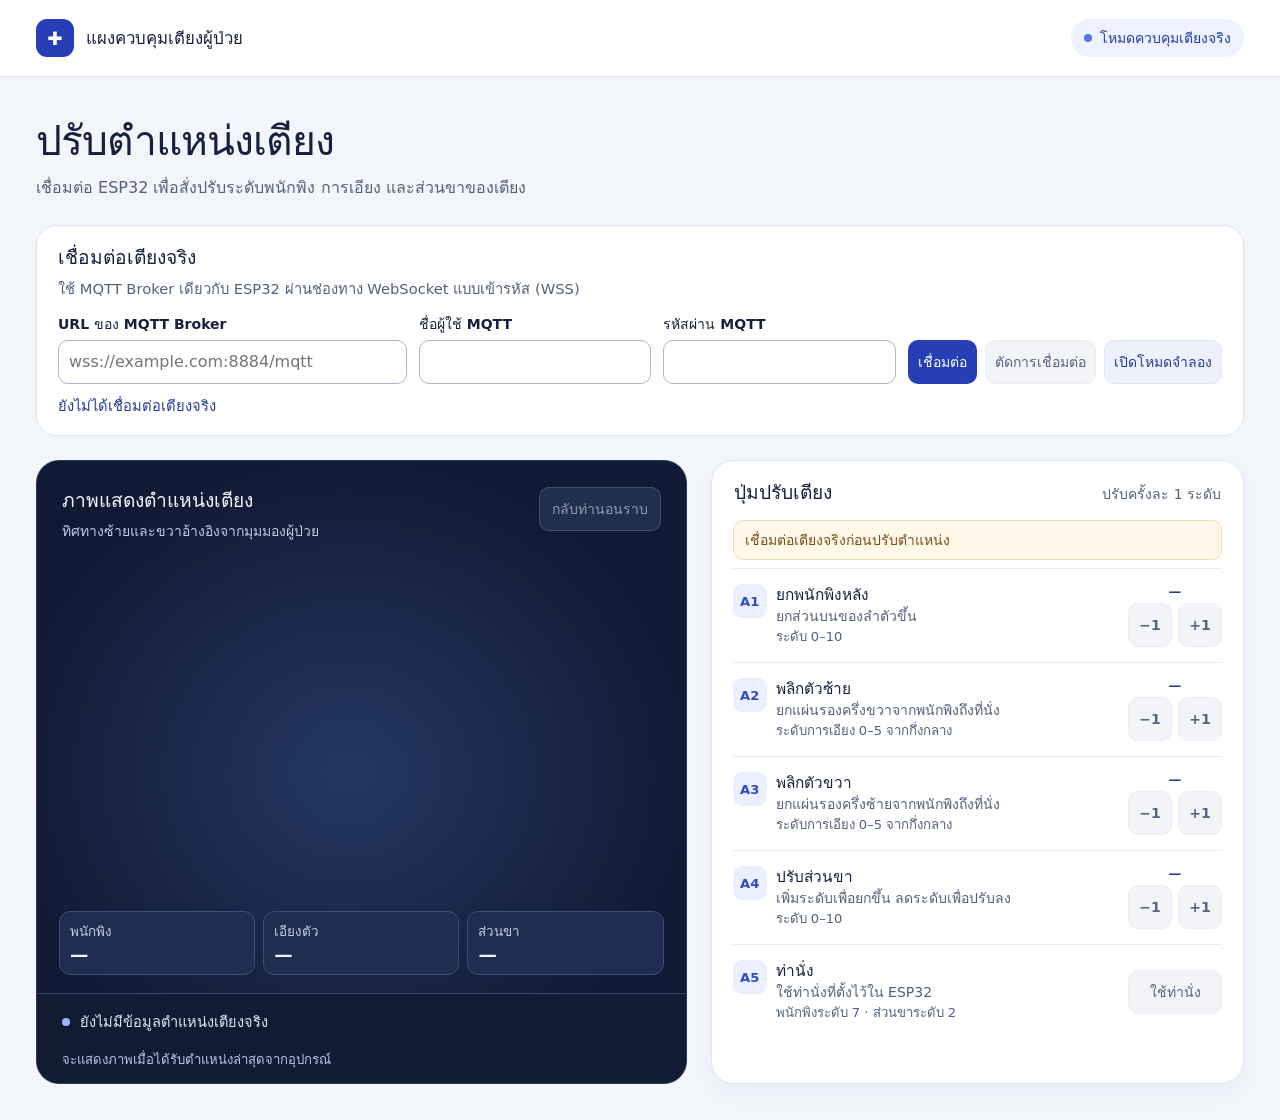
<file: index.html>
<!doctype html>
<html lang="th">
<head>
<meta charset="utf-8">
<meta name="viewport" content="width=device-width, initial-scale=1">
<meta name="description" content="แดชบอร์ดปรับท่าเตียง Smartbed พร้อมโหมดจำลองและการเชื่อมต่อ ESP32">
<title>แผงควบคุมเตียงผู้ป่วย</title>
<link rel="stylesheet" href="style.css">
<script src="vendor/mqtt.min.js" defer></script>
<script src="app.js" defer></script>
</head>
<body>
<header class="top">
  <div class="wrap top-inner">
    <div class="brand"><span class="brand-icon" aria-hidden="true">✚</span><span>แผงควบคุมเตียงผู้ป่วย</span></div>
    <span class="mode" id="mode-label">โหมดควบคุมเตียงจริง</span>
  </div>
</header>
<main class="wrap">
  <div class="intro">
    <h1>ปรับตำแหน่งเตียง</h1>
    <p>เชื่อมต่อ ESP32 เพื่อสั่งปรับระดับพนักพิง การเอียง และส่วนขาของเตียง</p>
  </div>
  <section class="connection" aria-labelledby="connection-title">
    <h2 id="connection-title">เชื่อมต่อเตียงจริง</h2>
    <p id="connection-help">ใช้ MQTT Broker เดียวกับ ESP32 ผ่านช่องทาง WebSocket แบบเข้ารหัส (WSS)</p>
    <form id="connection-form" autocomplete="off" aria-describedby="connection-help">
      <label for="broker-url">URL ของ MQTT Broker
        <input id="broker-url" type="url" placeholder="wss://example.com:8884/mqtt" spellcheck="false" required>
      </label>
      <label for="broker-username">ชื่อผู้ใช้ MQTT
        <input id="broker-username" type="text" spellcheck="false" required>
      </label>
      <label for="broker-password">รหัสผ่าน MQTT
        <input id="broker-password" type="password" autocomplete="new-password" required>
      </label>
      <div class="connection-actions">
        <button type="submit" id="connect" class="adjust raise">เชื่อมต่อ</button>
        <button type="button" id="disconnect" class="adjust lower" disabled>ตัดการเชื่อมต่อ</button>
        <button type="button" id="switch-mode" class="adjust lower">เปิดโหมดจำลอง</button>
      </div>
    </form>
    <p id="connection-status" class="connection-status" role="status">ยังไม่ได้เชื่อมต่อเตียงจริง</p>
  </section>
  <div class="dashboard">
    <section class="preview" aria-labelledby="preview-title">
      <div class="preview-head">
        <div><h2 id="preview-title">ภาพแสดงตำแหน่งเตียง</h2><p>ทิศทางซ้ายและขวาอ้างอิงจากมุมมองผู้ป่วย</p></div>
        <button type="button" class="reset" id="reset" disabled>กลับท่านอนราบ</button>
      </div>
      <canvas id="bed" class="position-unknown" width="720" height="410" aria-hidden="true"></canvas>
      <dl class="measurements" aria-label="ตำแหน่งเตียง">
        <div><dt>พนักพิง</dt><dd id="back-angle">—</dd></div>
        <div><dt>เอียงตัว</dt><dd id="tilt-angle">—</dd></div>
        <div><dt id="leg-label">ส่วนขา</dt><dd id="leg-angle">—</dd></div>
      </dl>
      <div class="preview-foot">
        <span class="activity" aria-hidden="true"></span>
        <p id="activity" role="status">ยังไม่มีข้อมูลตำแหน่งเตียงจริง</p>
        <span id="remaining" class="remaining"></span>
      </div>
      <div class="return-spec" id="return-spec">จะแสดงภาพเมื่อได้รับตำแหน่งล่าสุดจากอุปกรณ์</div>
    </section>
    <section class="controls" aria-labelledby="controls-title">
      <div class="controls-head"><h2 id="controls-title">ปุ่มปรับเตียง</h2><span id="control-step">ปรับครั้งละ 1 ระดับ</span></div>
      <p id="interlock" class="interlock locked" role="status">เชื่อมต่อเตียงจริงก่อนปรับตำแหน่ง</p>
      <button type="button" id="take-manual-control" class="adjust raise" hidden>เปลี่ยนเป็นควบคุมด้วยตนเอง</button>
      <div id="control-list"></div>
    </section>
  </div>
</main>
</body>
</html>
</file>
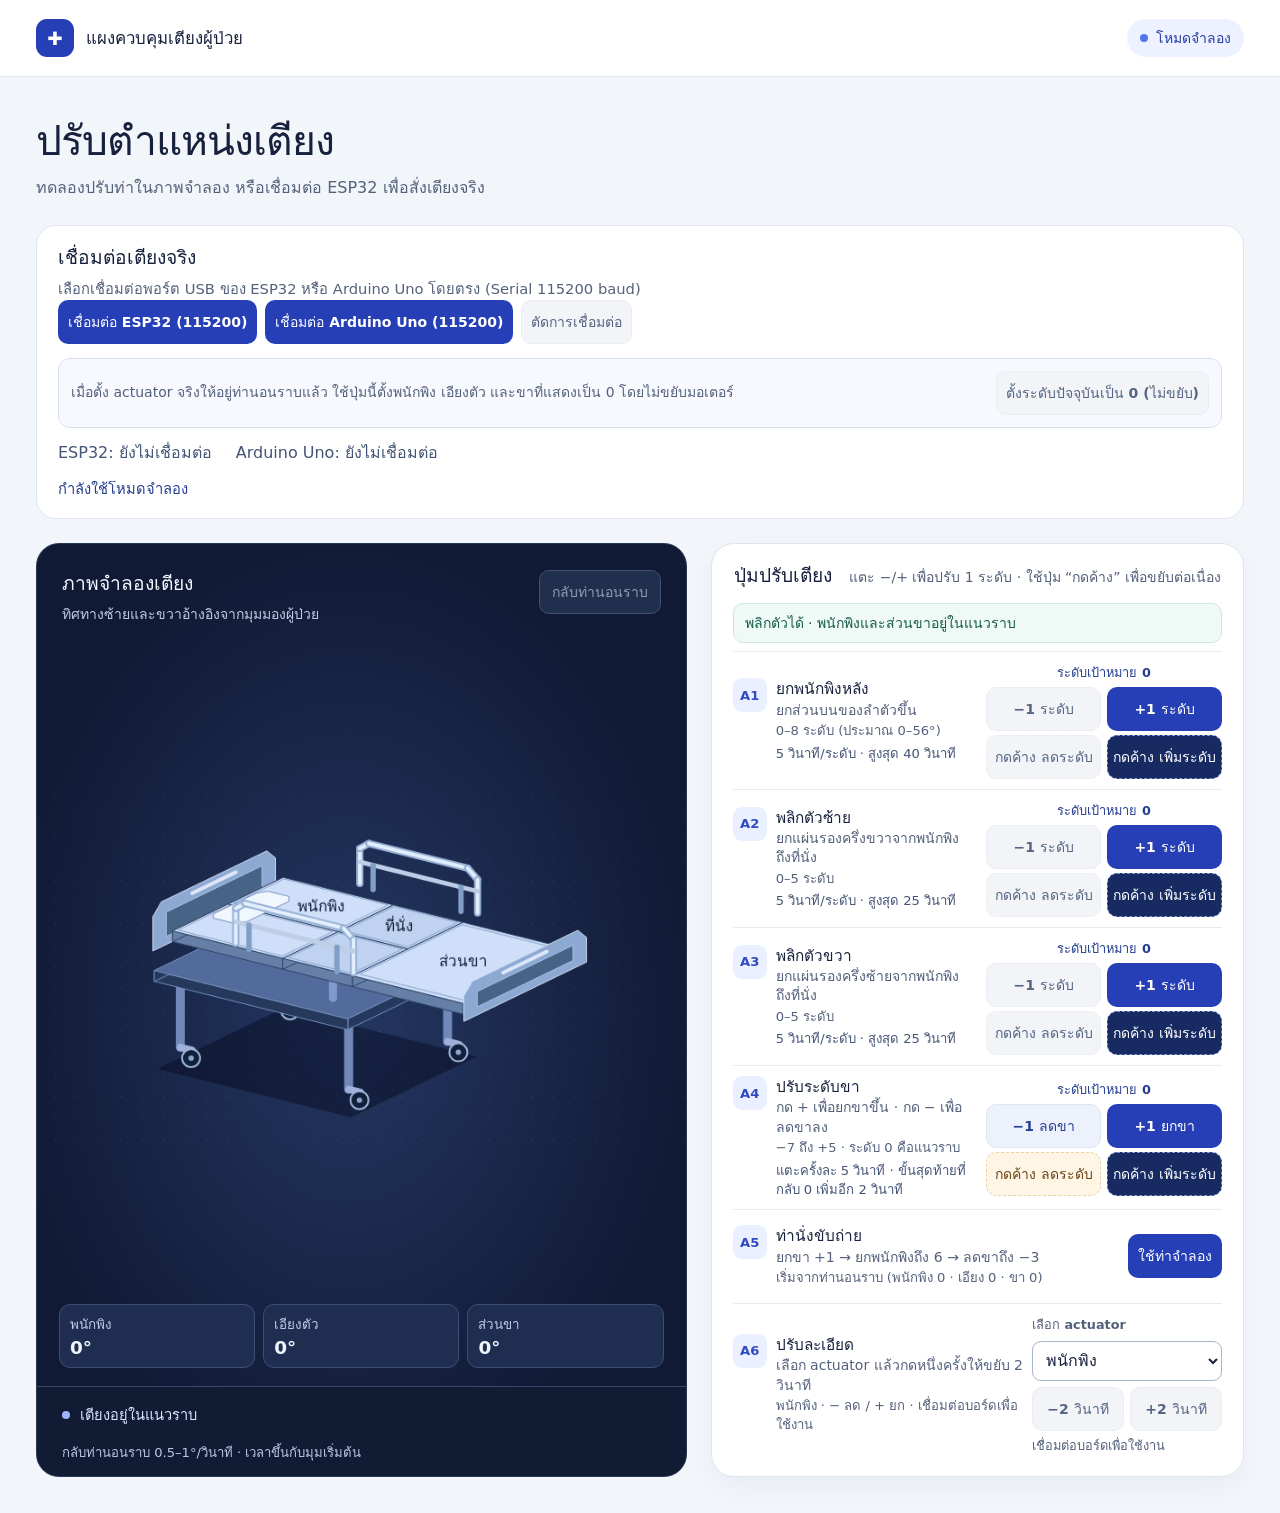
<file: Final Project - Copy/dashboard/smartbed-dashboard/index.html>
<!doctype html>
<html lang="th">
<head>
<meta charset="utf-8">
<meta name="viewport" content="width=device-width, initial-scale=1">
<meta name="description" content="แดชบอร์ดปรับท่าเตียง Smartbed พร้อมโหมดจำลองและการเชื่อมต่อ ESP32">
<title>แผงควบคุมเตียงผู้ป่วย</title>
<link rel="stylesheet" href="style.css">
<script src="app.js" defer></script>
</head>
<body>
<header class="top">
  <div class="wrap top-inner">
    <div class="brand"><span class="brand-icon" aria-hidden="true">✚</span><span>แผงควบคุมเตียงผู้ป่วย</span></div>
    <span class="mode" id="mode-label">โหมดจำลอง</span>
  </div>
</header>
<main class="wrap">
  <div class="intro">
    <h1>ปรับตำแหน่งเตียง</h1>
    <p>ทดลองปรับท่าในภาพจำลอง หรือเชื่อมต่อ ESP32 เพื่อสั่งเตียงจริง</p>
  </div>
  <section class="connection" aria-labelledby="connection-title">
    <h2 id="connection-title">เชื่อมต่อเตียงจริง</h2>
    <p id="connection-help">เลือกเชื่อมต่อพอร์ต USB ของ ESP32 หรือ Arduino Uno โดยตรง (Serial 115200 baud)</p>
    <div class="connection-actions serial-actions">
      <button type="button" id="connect-esp32" class="adjust raise" aria-describedby="connection-help">เชื่อมต่อ ESP32 (115200)</button>
      <button type="button" id="connect-arduino" class="adjust raise" aria-describedby="connection-help">เชื่อมต่อ Arduino Uno (115200)</button>
      <button type="button" id="disconnect" class="adjust lower" disabled>ตัดการเชื่อมต่อ</button>
    </div>
    <div class="reference-action">
      <p id="rebase-help">เมื่อตั้ง actuator จริงให้อยู่ท่านอนราบแล้ว ใช้ปุ่มนี้ตั้งพนักพิง เอียงตัว และขาที่แสดงเป็น 0 โดยไม่ขยับมอเตอร์</p>
      <button type="button" id="rebase" class="adjust lower" aria-describedby="rebase-help" disabled>ตั้งระดับปัจจุบันเป็น 0 (ไม่ขยับ)</button>
    </div>
    <div class="device-statuses">
      <p id="esp32-status" role="status">ESP32: ยังไม่เชื่อมต่อ</p>
      <p id="arduino-status" role="status">Arduino Uno: ยังไม่เชื่อมต่อ</p>
    </div>
    <p id="connection-status" class="connection-status" role="status">กำลังใช้โหมดจำลอง</p>
  </section>
  <div class="dashboard">
    <section class="preview" aria-labelledby="preview-title">
      <div class="preview-head">
        <div><h2 id="preview-title">ภาพจำลองเตียง</h2><p>ทิศทางซ้ายและขวาอ้างอิงจากมุมมองผู้ป่วย</p></div>
        <button type="button" class="reset" id="reset" disabled>กลับท่านอนราบ</button>
      </div>
      <canvas id="bed" width="720" height="410" aria-hidden="true"></canvas>
      <dl class="measurements" aria-label="ตำแหน่งเตียง">
        <div><dt>พนักพิง</dt><dd id="back-angle">0°</dd></div>
        <div><dt>เอียงตัว</dt><dd id="tilt-angle">0°</dd></div>
        <div><dt id="leg-label">ขาต่ำกว่าแนวนอน</dt><dd id="leg-angle">0°</dd></div>
      </dl>
      <div class="preview-foot">
        <span class="activity" aria-hidden="true"></span>
        <p id="activity" role="status">เตียงอยู่ในแนวราบ</p>
        <span id="remaining" class="remaining"></span>
      </div>
      <div class="return-spec" id="return-spec">กลับท่านอนราบ 0.5–1°/วินาที · เวลาขึ้นกับมุมเริ่มต้น</div>
    </section>
    <section class="controls" aria-labelledby="controls-title">
      <div class="controls-head"><h2 id="controls-title">ปุ่มปรับเตียง</h2><span id="control-step">ปรับครั้งละ 1 ระดับ · กดค้างเพื่อขยับต่อเนื่อง</span></div>
      <p id="interlock" class="interlock" role="status">พลิกตัวได้ · พนักพิงและส่วนขาอยู่ในแนวราบ</p>
      <div id="control-list"></div>
    </section>
  </div>
</main>
</body>
</html>
</file>
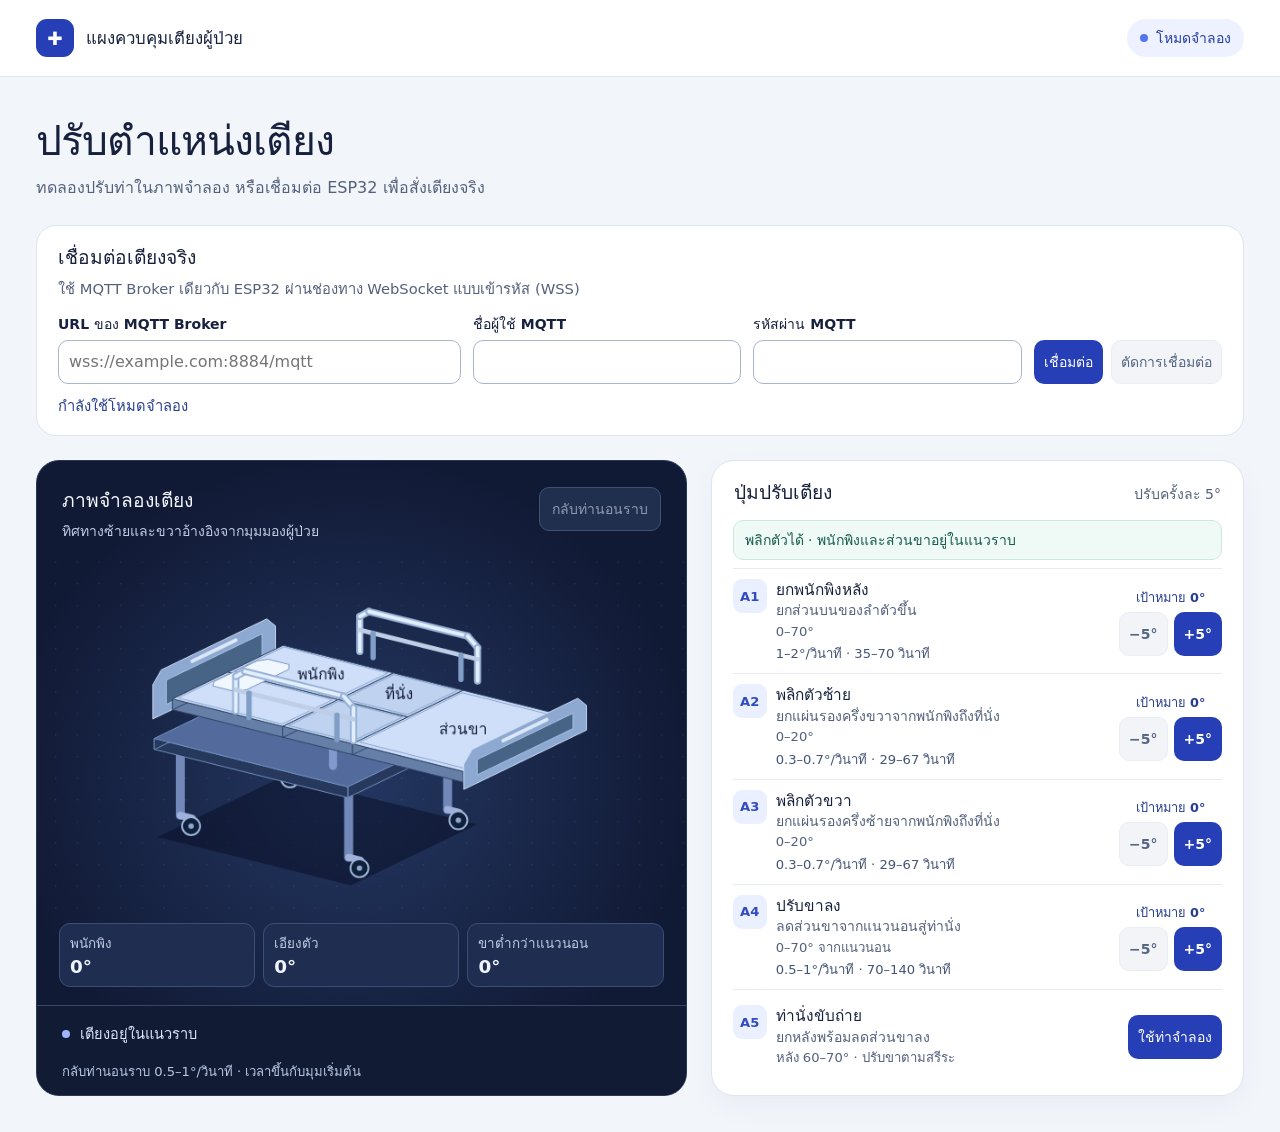
<file: Final Project - Copy/dashboard/smartbed-dashboard/bed-zip-selected/dashboard/index.html>
<!doctype html>
<html lang="th">
<head>
<meta charset="utf-8">
<meta name="viewport" content="width=device-width, initial-scale=1">
<meta name="description" content="แดชบอร์ดปรับท่าเตียง Smartbed พร้อมโหมดจำลองและการเชื่อมต่อ ESP32">
<title>แผงควบคุมเตียงผู้ป่วย</title>
<link rel="stylesheet" href="style.css">
<script src="vendor/mqtt.min.js" defer></script>
<script src="app.js" defer></script>
</head>
<body>
<header class="top">
  <div class="wrap top-inner">
    <div class="brand"><span class="brand-icon" aria-hidden="true">✚</span><span>แผงควบคุมเตียงผู้ป่วย</span></div>
    <span class="mode" id="mode-label">โหมดจำลอง</span>
  </div>
</header>
<main class="wrap">
  <div class="intro">
    <h1>ปรับตำแหน่งเตียง</h1>
    <p>ทดลองปรับท่าในภาพจำลอง หรือเชื่อมต่อ ESP32 เพื่อสั่งเตียงจริง</p>
  </div>
  <section class="connection" aria-labelledby="connection-title">
    <h2 id="connection-title">เชื่อมต่อเตียงจริง</h2>
    <p id="connection-help">ใช้ MQTT Broker เดียวกับ ESP32 ผ่านช่องทาง WebSocket แบบเข้ารหัส (WSS)</p>
    <form id="connection-form" autocomplete="off" aria-describedby="connection-help">
      <label for="broker-url">URL ของ MQTT Broker
        <input id="broker-url" type="url" placeholder="wss://example.com:8884/mqtt" spellcheck="false" required>
      </label>
      <label for="broker-username">ชื่อผู้ใช้ MQTT
        <input id="broker-username" type="text" spellcheck="false" required>
      </label>
      <label for="broker-password">รหัสผ่าน MQTT
        <input id="broker-password" type="password" autocomplete="new-password" required>
      </label>
      <div class="connection-actions">
        <button type="submit" id="connect" class="adjust raise">เชื่อมต่อ</button>
        <button type="button" id="disconnect" class="adjust lower" disabled>ตัดการเชื่อมต่อ</button>
      </div>
    </form>
    <p id="connection-status" class="connection-status" role="status">กำลังใช้โหมดจำลอง</p>
  </section>
  <div class="dashboard">
    <section class="preview" aria-labelledby="preview-title">
      <div class="preview-head">
        <div><h2 id="preview-title">ภาพจำลองเตียง</h2><p>ทิศทางซ้ายและขวาอ้างอิงจากมุมมองผู้ป่วย</p></div>
        <button type="button" class="reset" id="reset" disabled>กลับท่านอนราบ</button>
      </div>
      <canvas id="bed" width="720" height="410" aria-hidden="true"></canvas>
      <dl class="measurements" aria-label="ตำแหน่งเตียง">
        <div><dt>พนักพิง</dt><dd id="back-angle">0°</dd></div>
        <div><dt>เอียงตัว</dt><dd id="tilt-angle">0°</dd></div>
        <div><dt id="leg-label">ขาต่ำกว่าแนวนอน</dt><dd id="leg-angle">0°</dd></div>
      </dl>
      <div class="preview-foot">
        <span class="activity" aria-hidden="true"></span>
        <p id="activity" role="status">เตียงอยู่ในแนวราบ</p>
        <span id="remaining" class="remaining"></span>
      </div>
      <div class="return-spec" id="return-spec">กลับท่านอนราบ 0.5–1°/วินาที · เวลาขึ้นกับมุมเริ่มต้น</div>
    </section>
    <section class="controls" aria-labelledby="controls-title">
      <div class="controls-head"><h2 id="controls-title">ปุ่มปรับเตียง</h2><span id="control-step">ปรับครั้งละ 5°</span></div>
      <p id="interlock" class="interlock" role="status">พลิกตัวได้ · พนักพิงและส่วนขาอยู่ในแนวราบ</p>
      <div id="control-list"></div>
    </section>
  </div>
</main>
</body>
</html>
</file>
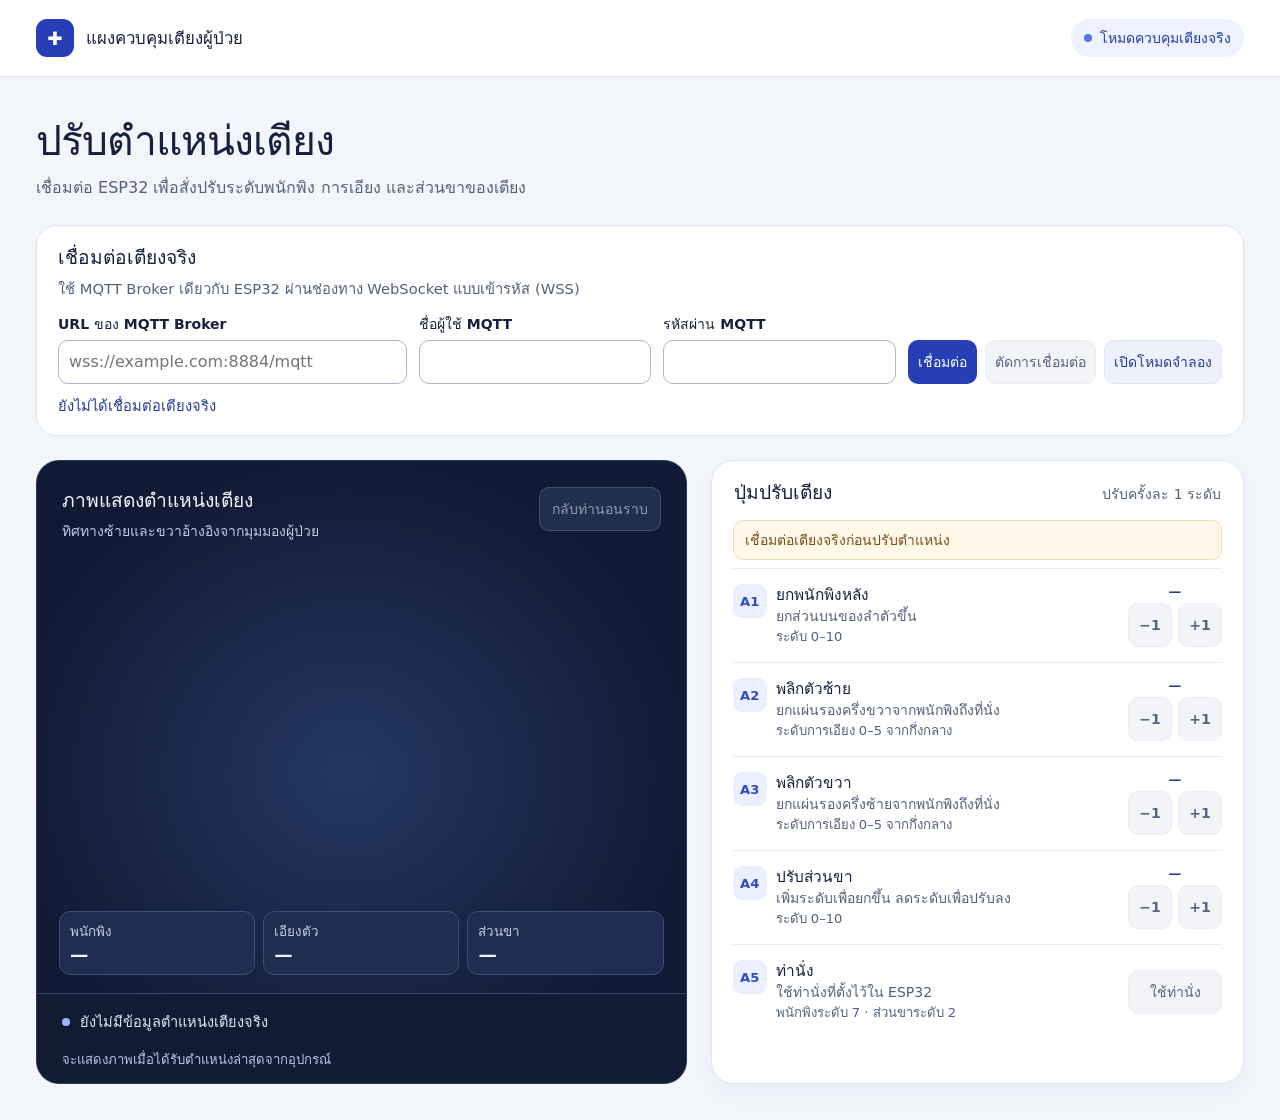
<file: Smartbed-dashboard.html>
<!doctype html>
<html lang="th">
<head>
<meta charset="utf-8">
<meta name="viewport" content="width=device-width, initial-scale=1">
<meta name="description" content="แดชบอร์ดปรับท่าเตียง Smartbed พร้อมโหมดจำลองและการเชื่อมต่อ ESP32">
<title>แผงควบคุมเตียงผู้ป่วย</title>
<style>
:root {
  color-scheme: light;
  font-family: "Noto Sans Thai", "Thonburi", system-ui, sans-serif;
  color: #17213d;
  background: #f2f5fa;
  font-synthesis: none;
  --blue: #263fb7;
  --muted: #54617b;
}
* { box-sizing: border-box; }
body { margin: 0; min-width: 280px; }
button { font: inherit; cursor: pointer; }
button:disabled { cursor: default; }
button:focus-visible { outline: 3px solid #6075ff; outline-offset: 3px; }
.wrap { width: min(1328px, calc(100% - 72px)); margin-inline: auto; }
.top { background: #fff; border-bottom: 1px solid #dee5f0; }
.top-inner { display: flex; justify-content: space-between; align-items: center; gap: 14px; min-height: 76px; }
.brand { display: flex; align-items: center; gap: 12px; font-size: 1.05rem; font-weight: 730; }
.brand-icon { display: grid; place-items: center; width: 38px; height: 38px; flex: 0 0 38px; border-radius: 11px; background: var(--blue); color: white; font-size: 1.15rem; }
.mode { display: inline-flex; align-items: center; gap: 8px; white-space: nowrap; color: #233ea3; background: #eef1ff; border-radius: 100px; padding: 8px 13px; font-size: .875rem; font-weight: 650; }
.mode::before, .activity { content: ""; width: 8px; height: 8px; flex: 0 0 8px; border-radius: 50%; background: #5575eb; }
.intro { margin: 35px 0 25px; }
h1, h2, h3, p { margin: 0; }
h1 { font-size: clamp(1.8rem, 4vw, 2.55rem); line-height: 1.45; letter-spacing: -.025em; }
.intro p { margin-top: 4px; color: var(--muted); }
.dashboard { display: grid; grid-template-columns: minmax(0, 1.32fr) minmax(0, 1fr); align-items: stretch; gap: 24px; padding-bottom: 36px; }
.preview { border-radius: 23px; overflow: hidden; display: flex; flex-direction: column; min-width: 0; color: #f4f7ff; background: radial-gradient(ellipse at 48% 50%, #243762, #111a35 72%); border: 1px solid #293956; }
.preview-head { display: flex; justify-content: space-between; align-items: flex-start; gap: 12px; padding: 26px 25px 0; }
h2 { font-size: 1.2rem; line-height: 1.5; }
.preview-head p { margin: 4px 0 0; color: #c0cbe4; font-size: .875rem; }
.reset { min-height: 44px; border-radius: 10px; padding: 7px 12px; background: #283858; color: #f1f5ff; border: 1px solid #556689; font-size: .875rem; flex-shrink: 0; }
.reset:enabled:hover { background: #3b4e75; }
.reset:disabled { color: #c0cbe4; opacity: .72; }
canvas { width: 100%; height: auto; aspect-ratio: 720 / 410; display: block; margin-block: auto; }
canvas.position-unknown { visibility: hidden; }
.preview-foot { display: flex; align-items: center; gap: 10px; padding: 16px 25px; min-height: 64px; background: #111b34; border-top: 1px solid #374767; color: #dbe6ff; font-size: .91rem; }
.activity { background: #a1b5ff; }
.controls { background: #fff; border: 1px solid #dee5f0; border-radius: 23px; box-shadow: 0 10px 28px #203b6d0a; min-width: 0; padding: 8px 21px 12px; }
.controls-head { display: flex; justify-content: space-between; align-items: baseline; gap: 12px; padding: 10px 1px 8px; }
.controls-head span { font-size: .875rem; color: var(--muted); white-space: nowrap; }
.control { display: grid; grid-template-columns: minmax(0, 1fr) auto auto; gap: 8px; align-items: center; min-height: 78px; border-top: 1px solid #e6ebf3; }
.control-info { display: grid; grid-template-columns: 34px minmax(0,1fr); align-items: center; gap: 9px; }
.tile { display: grid; place-items: center; width: 34px; height: 34px; background: #eaf0ff; color: #304bc2; border-radius: 9px; font-weight: 760; }
.control h3 { font-size: .96rem; line-height: 1.45; overflow-wrap: anywhere; }
.adjust { min-height: 44px; border: 1px solid transparent; border-radius: 10px; padding: 7px 9px; font-size: .875rem; font-weight: 680; white-space: nowrap; }
.raise { background: var(--blue); color: #fff; }
.raise:enabled:hover { background: #1c2d89; }
.lower { background: #edf1fb; color: #273e92; border-color: #dde5f7; }
.lower:enabled:hover { background: #dce6fa; }
@media (max-width: 960px) { .dashboard { grid-template-columns: 1fr; } canvas { max-height: 460px; object-fit: contain; } }
@media (max-width: 520px) {
  .wrap { width: calc(100% - 28px); }
  .top-inner { min-height: 65px; }
  .brand { font-size: .9rem; gap: 7px; }
  .brand-icon { width: 31px; height: 31px; flex-basis: 31px; }
  .mode { padding: 6px 9px; font-size: .78rem; gap: 5px; white-space: normal; }
  .intro { margin: 23px 0 17px; }
  .dashboard { gap: 14px; }
  .preview-head { padding: 16px 14px 0; }
  .preview-foot { padding: 12px 14px; min-height: 54px; }
  .controls { padding-inline: 11px; }
  .control { gap: 6px; }
  .adjust { padding-inline: 8px; }
}
.adjust[aria-disabled="true"] { color: #556582; background: #f2f4f8; border-color: #e9edf4; cursor: default; }
.adjust[aria-disabled="true"]:hover { background: #f2f4f8; }
#take-manual-control { margin: 0 0 10px; }

.sr-only { position: absolute; width: 1px; height: 1px; padding: 0; overflow: hidden; clip-path: inset(50%); white-space: nowrap; }
.measurements { display: grid; grid-template-columns: repeat(3, minmax(0, 1fr)); gap: 8px; margin: 0 22px 18px; }
.measurements div { background: #1f2e50; border: 1px solid #3b4e76; border-radius: 11px; padding: 9px 10px; }
.measurements dt { color: #c0cbe4; font-size: .84rem; }
.measurements dd { margin: 2px 0 0; color: #f0f4ff; font-size: 1.15rem; font-weight: 720; font-variant-numeric: tabular-nums; }
.control { grid-template-columns: minmax(0, 1fr) auto; min-height: 94px; padding: 10px 0; }
.control-info { grid-template-columns: 34px minmax(0,1fr); align-items: start; }
.control .tile { display: grid; font-size: .82rem; }
.description, .limits { color: var(--muted); font-size: .875rem; line-height: 1.4; }
.limits { margin-top: 2px; font-size: .82rem; }
.control.active .tile { color: #fff; background: var(--blue); }
.control-actions { display: grid; grid-template-columns: repeat(2, minmax(44px, 1fr)); gap: 4px 6px; align-items: center; justify-items: stretch; }
.control-actions .angle { grid-column: 1 / -1; text-align: center; color: #263e8f; font-weight: 730; font-variant-numeric: tabular-nums; }
.control-actions .preset { grid-column: 1 / -1; }
@media (min-width: 961px) { .dashboard { grid-template-columns: minmax(0, 1.22fr) minmax(0, 1fr); } }
@media (max-width: 520px) {
  .measurements { margin-inline: 12px; gap: 5px; }
  .measurements div { padding-inline: 6px; }
  .control-info { grid-template-columns: 29px minmax(0, 1fr); gap: 6px; }
  .control .tile { width: 29px; height: 29px; }
}
@media (max-width: 350px) {
  .control { grid-template-columns: minmax(0, 1fr) auto; }
  .control-info { grid-column: auto; }
  .description { font-size: .82rem; }
}

.interlock { margin: 4px 0 8px; border-radius: 10px; border: 1px solid #cde8df; background: #effaf6; color: #185c4d; padding: 9px 11px; font-size: .875rem; line-height: 1.45; }
.interlock.locked { border-color: #eedbb8; background: #fff7e8; color: #765019; }
.timing { color: #445476; margin-top: 3px; font-size: .82rem; line-height: 1.45; }
.control-actions .angle { font-size: .8rem; }
.preview-foot { flex-wrap: wrap; min-height: 53px; }
.preview-foot p { flex: 1 1 190px; }
.remaining { white-space: nowrap; color: #c6d6ff; font-variant-numeric: tabular-nums; font-size: .84rem; }
.remaining:empty { display: none; }
.return-spec { padding: 0 25px 13px; color: #b9c8e5; background: #111b34; font-size: .82rem; }
@media (max-width: 520px) { .return-spec { padding-inline: 14px; } }

.connection {
  margin-bottom: 24px;
  padding: 18px 21px;
  border: 1px solid #dee5f0;
  border-radius: 20px;
  background: #fff;
}
.connection > p { margin-top: 4px; color: var(--muted); font-size: .92rem; }
.connection form {
  display: grid;
  grid-template-columns: minmax(0, 1.5fr) repeat(2, minmax(0, 1fr)) auto;
  gap: 12px;
  align-items: end;
  margin-top: 13px;
}
.connection label { display: grid; gap: 5px; font-size: .875rem; font-weight: 680; }
.connection input {
  width: 100%;
  min-height: 44px;
  padding: 8px 10px;
  border: 1px solid #aab6ce;
  border-radius: 10px;
  color: #17213d;
  background: #fff;
  font: inherit;
  font-size: 1rem;
  font-weight: 400;
}
.connection input:focus-visible { outline: 3px solid #6075ff; outline-offset: 2px; }
.connection-actions { display: flex; flex-wrap: wrap; gap: 8px; }
.adjust:disabled { color: #556582; background: #f2f4f8; border-color: #e9edf4; cursor: default; }
.connection .connection-status { margin-top: 10px; color: #263e8f; overflow-wrap: anywhere; }
@media (max-width: 960px) {
  .connection form { grid-template-columns: repeat(2, minmax(0, 1fr)); }
  .connection form label:first-child, .connection-actions { grid-column: 1 / -1; }
}
@media (max-width: 520px) {
  .connection { margin-bottom: 14px; padding: 14px; }
  .connection form { grid-template-columns: minmax(0, 1fr); }
}
</style>
</head>
<body>
<header class="top">
  <div class="wrap top-inner">
    <div class="brand"><span class="brand-icon" aria-hidden="true">✚</span><span>แผงควบคุมเตียงผู้ป่วย</span></div>
    <span class="mode" id="mode-label">โหมดควบคุมเตียงจริง</span>
  </div>
</header>
<main class="wrap">
  <div class="intro">
    <h1>ปรับตำแหน่งเตียง</h1>
    <p>เชื่อมต่อ ESP32 เพื่อสั่งปรับระดับพนักพิง การเอียง และส่วนขาของเตียง</p>
  </div>
  <section class="connection" aria-labelledby="connection-title">
    <h2 id="connection-title">เชื่อมต่อเตียงจริง</h2>
    <p id="connection-help">ใช้ MQTT Broker เดียวกับ ESP32 ผ่านช่องทาง WebSocket แบบเข้ารหัส (WSS)</p>
    <form id="connection-form" autocomplete="off" aria-describedby="connection-help">
      <label for="broker-url">URL ของ MQTT Broker
        <input id="broker-url" type="url" placeholder="wss://example.com:8884/mqtt" spellcheck="false" required>
      </label>
      <label for="broker-username">ชื่อผู้ใช้ MQTT
        <input id="broker-username" type="text" spellcheck="false" required>
      </label>
      <label for="broker-password">รหัสผ่าน MQTT
        <input id="broker-password" type="password" autocomplete="new-password" required>
      </label>
      <div class="connection-actions">
        <button type="submit" id="connect" class="adjust raise">เชื่อมต่อ</button>
        <button type="button" id="disconnect" class="adjust lower" disabled>ตัดการเชื่อมต่อ</button>
        <button type="button" id="switch-mode" class="adjust lower">เปิดโหมดจำลอง</button>
      </div>
    </form>
    <p id="connection-status" class="connection-status" role="status">ยังไม่ได้เชื่อมต่อเตียงจริง</p>
  </section>
  <div class="dashboard">
    <section class="preview" aria-labelledby="preview-title">
      <div class="preview-head">
        <div><h2 id="preview-title">ภาพแสดงตำแหน่งเตียง</h2><p>ทิศทางซ้ายและขวาอ้างอิงจากมุมมองผู้ป่วย</p></div>
        <button type="button" class="reset" id="reset" disabled>กลับท่านอนราบ</button>
      </div>
      <canvas id="bed" class="position-unknown" width="720" height="410" aria-hidden="true"></canvas>
      <dl class="measurements" aria-label="ตำแหน่งเตียง">
        <div><dt>พนักพิง</dt><dd id="back-angle">—</dd></div>
        <div><dt>เอียงตัว</dt><dd id="tilt-angle">—</dd></div>
        <div><dt id="leg-label">ส่วนขา</dt><dd id="leg-angle">—</dd></div>
      </dl>
      <div class="preview-foot">
        <span class="activity" aria-hidden="true"></span>
        <p id="activity" role="status">ยังไม่มีข้อมูลตำแหน่งเตียงจริง</p>
        <span id="remaining" class="remaining"></span>
      </div>
      <div class="return-spec" id="return-spec">จะแสดงภาพเมื่อได้รับตำแหน่งล่าสุดจากอุปกรณ์</div>
    </section>
    <section class="controls" aria-labelledby="controls-title">
      <div class="controls-head"><h2 id="controls-title">ปุ่มปรับเตียง</h2><span id="control-step">ปรับครั้งละ 1 ระดับ</span></div>
      <p id="interlock" class="interlock locked" role="status">เชื่อมต่อเตียงจริงก่อนปรับตำแหน่ง</p>
      <button type="button" id="take-manual-control" class="adjust raise" hidden>เปลี่ยนเป็นควบคุมด้วยตนเอง</button>
      <div id="control-list"></div>
    </section>
  </div>
</main>
<script>
/* MQTT.js license
The MIT License (MIT)
=====================

Copyright (c) 2015-2016 MQTT.js contributors
---------------------------------------

*MQTT.js contributors listed at <https://github.com/mqttjs/MQTT.js#contributors>*

Copyright 2011-2014 by Adam Rudd

Permission is hereby granted, free of charge, to any person obtaining a copy of this software and associated documentation files (the "Software"), to deal in the Software without restriction, including without limitation the rights to use, copy, modify, merge, publish, distribute, sublicense, and/or sell copies of the Software, and to permit persons to whom the Software is furnished to do so, subject to the following conditions:

The above copyright notice and this permission notice shall be included in all copies or substantial portions of the Software.

THE SOFTWARE IS PROVIDED "AS IS", WITHOUT WARRANTY OF ANY KIND, EXPRESS OR IMPLIED, INCLUDING BUT NOT LIMITED TO THE WARRANTIES OF MERCHANTABILITY, FITNESS FOR A PARTICULAR PURPOSE AND NONINFRINGEMENT. IN NO EVENT SHALL THE AUTHORS OR COPYRIGHT HOLDERS BE LIABLE FOR ANY CLAIM, DAMAGES OR OTHER LIABILITY, WHETHER IN AN ACTION OF CONTRACT, TORT OR OTHERWISE, ARISING FROM, OUT OF OR IN CONNECTION WITH THE SOFTWARE OR THE USE OR OTHER DEALINGS IN THE SOFTWARE.
*/
"use strict";var mqtt=(()=>{var So=Object.defineProperty;var dy=Object.getOwnPropertyDescriptor;var hy=Object.getOwnPropertyNames;var py=Object.prototype.hasOwnProperty;var $e=(t,e)=>()=>(t&&(e=t(t=0)),e);var H=(t,e)=>()=>(e||t((e={exports:{}}).exports,e),e.exports),Tr=(t,e)=>{for(var r in e)So(t,r,{get:e[r],enumerable:!0})},gy=(t,e,r,n)=>{if(e&&typeof e=="object"||typeof e=="function")for(let i of hy(e))!py.call(t,i)&&i!==r&&So(t,i,{get:()=>e[i],enumerable:!(n=dy(e,i))||n.enumerable});return t};var ge=t=>gy(So({},"__esModule",{value:!0}),t);var x=$e(()=>{});function Io(t){throw new Error("Node.js process "+t+" is not supported by JSPM core outside of Node.js")}function yy(){!Pr||!ir||(Pr=!1,ir.length?vt=ir.concat(vt):oi=-1,vt.length&&Yu())}function Yu(){if(!Pr){var t=setTimeout(yy,0);Pr=!0;for(var e=vt.length;e;){for(ir=vt,vt=[];++oi<e;)ir&&ir[oi].run();oi=-1,e=vt.length}ir=null,Pr=!1,clearTimeout(t)}}function by(t){var e=new Array(arguments.length-1);if(arguments.length>1)for(var r=1;r<arguments.length;r++)e[r-1]=arguments[r];vt.push(new Ju(t,e)),vt.length===1&&!Pr&&setTimeout(Yu,0)}function Ju(t,e){this.fun=t,this.array=e}function qe(){}function gl(t){Io("_linkedBinding")}function _l(t){Io("dlopen")}function wl(){return[]}function vl(){return[]}function Rl(t,e){if(!t)throw new Error(e||"assertion error")}function Bl(){return!1}function Jl(){return Dt.now()/1e3}function si(t){var e=Math.floor((Date.now()-Dt.now())*.001),r=Dt.now()*.001,n=Math.floor(r)+e,i=Math.floor(r%1*1e9);return t&&(n=n-t[0],i=i-t[1],i<0&&(n--,i+=Ao)),[n,i]}function St(){return xo}function lc(t){return[]}var vt,Pr,ir,oi,Xu,Zu,el,tl,rl,nl,il,ol,sl,al,ul,ll,cl,fl,dl,hl,pl,yl,bl,ml,Sl,El,ai,Al,Il,xl,Tl,Pl,Ol,kl,Cl,Ml,Nl,Ll,ql,Dl,Ul,Fl,jl,$l,Wl,Vl,Hl,zl,Gl,Ql,Kl,Yl,Dt,Eo,Ao,Xl,Zl,ec,tc,rc,nc,ic,oc,sc,ac,uc,xo,To=$e(()=>{x();P();T();vt=[],Pr=!1,oi=-1;Ju.prototype.run=function(){this.fun.apply(null,this.array)};Xu="browser",Zu="x64",el="browser",tl={PATH:"/usr/bin",LANG:typeof navigator<"u"?navigator.language+".UTF-8":void 0,PWD:"/",HOME:"/home",TMP:"/tmp"},rl=["/usr/bin/node"],nl=[],il="v16.8.0",ol={},sl=function(t,e){console.warn((e?e+": ":"")+t)},al=function(t){Io("binding")},ul=function(t){return 0},ll=function(){return"/"},cl=function(t){},fl={name:"node",sourceUrl:"",headersUrl:"",libUrl:""};dl=!0,hl=qe,pl=[];yl={},bl=!1,ml={};Sl=qe,El=qe,ai=function(){return{}},Al=ai,Il=ai,xl=qe,Tl=qe,Pl=qe,Ol={};kl={inspector:!1,debug:!1,uv:!1,ipv6:!1,tls_alpn:!1,tls_sni:!1,tls_ocsp:!1,tls:!1,cached_builtins:!0},Cl=qe,Ml=qe;Nl=qe,Ll=qe,ql=qe,Dl=qe,Ul=qe,Fl=void 0,jl=void 0,$l=void 0,Wl=qe,Vl=2,Hl=1,zl="/bin/usr/node",Gl=9229,Ql="node",Kl=[],Yl=qe,Dt={now:typeof performance<"u"?performance.now.bind(performance):void 0,timing:typeof performance<"u"?performance.timing:void 0};Dt.now===void 0&&(Eo=Date.now(),Dt.timing&&Dt.timing.navigationStart&&(Eo=Dt.timing.navigationStart),Dt.now=()=>Date.now()-Eo);Ao=1e9;si.bigint=function(t){var e=si(t);return typeof BigInt>"u"?e[0]*Ao+e[1]:BigInt(e[0]*Ao)+BigInt(e[1])};Xl=10,Zl={},ec=0;tc=St,rc=St,nc=St,ic=St,oc=St,sc=qe,ac=St,uc=St;xo={version:il,versions:ol,arch:Zu,platform:el,browser:dl,release:fl,_rawDebug:hl,moduleLoadList:pl,binding:al,_linkedBinding:gl,_events:Zl,_eventsCount:ec,_maxListeners:Xl,on:St,addListener:tc,once:rc,off:nc,removeListener:ic,removeAllListeners:oc,emit:sc,prependListener:ac,prependOnceListener:uc,listeners:lc,domain:yl,_exiting:bl,config:ml,dlopen:_l,uptime:Jl,_getActiveRequests:wl,_getActiveHandles:vl,reallyExit:Sl,_kill:El,cpuUsage:ai,resourceUsage:Al,memoryUsage:Il,kill:xl,exit:Tl,openStdin:Pl,allowedNodeEnvironmentFlags:Ol,assert:Rl,features:kl,_fatalExceptions:Cl,setUncaughtExceptionCaptureCallback:Ml,hasUncaughtExceptionCaptureCallback:Bl,emitWarning:sl,nextTick:by,_tickCallback:Nl,_debugProcess:Ll,_debugEnd:ql,_startProfilerIdleNotifier:Dl,_stopProfilerIdleNotifier:Ul,stdout:Fl,stdin:$l,stderr:jl,abort:Wl,umask:ul,chdir:cl,cwd:ll,env:tl,title:Xu,argv:rl,execArgv:nl,pid:Vl,ppid:Hl,execPath:zl,debugPort:Gl,hrtime:si,argv0:Ql,_preload_modules:Kl,setSourceMapsEnabled:Yl}});var L={};Tr(L,{_debugEnd:()=>ql,_debugProcess:()=>Ll,_events:()=>Zl,_eventsCount:()=>ec,_exiting:()=>bl,_fatalExceptions:()=>Cl,_getActiveHandles:()=>vl,_getActiveRequests:()=>wl,_kill:()=>El,_linkedBinding:()=>gl,_maxListeners:()=>Xl,_preload_modules:()=>Kl,_rawDebug:()=>hl,_startProfilerIdleNotifier:()=>Dl,_stopProfilerIdleNotifier:()=>Ul,_tickCallback:()=>Nl,abort:()=>Wl,addListener:()=>tc,allowedNodeEnvironmentFlags:()=>Ol,arch:()=>Zu,argv:()=>rl,argv0:()=>Ql,assert:()=>Rl,binding:()=>al,browser:()=>dl,chdir:()=>cl,config:()=>ml,cpuUsage:()=>ai,cwd:()=>ll,debugPort:()=>Gl,default:()=>_y,dlopen:()=>_l,domain:()=>yl,emit:()=>sc,emitWarning:()=>sl,env:()=>tl,execArgv:()=>nl,execPath:()=>zl,exit:()=>Tl,features:()=>kl,hasUncaughtExceptionCaptureCallback:()=>Bl,hrtime:()=>si,kill:()=>xl,listeners:()=>lc,memoryUsage:()=>Il,moduleLoadList:()=>pl,nextTick:()=>cc,off:()=>nc,on:()=>St,once:()=>rc,openStdin:()=>Pl,pid:()=>Vl,platform:()=>el,ppid:()=>Hl,prependListener:()=>ac,prependOnceListener:()=>uc,reallyExit:()=>Sl,release:()=>fl,removeAllListeners:()=>oc,removeListener:()=>ic,resourceUsage:()=>Al,setSourceMapsEnabled:()=>Yl,setUncaughtExceptionCaptureCallback:()=>Ml,stderr:()=>jl,stdin:()=>$l,stdout:()=>Fl,title:()=>Xu,umask:()=>ul,uptime:()=>Jl,version:()=>il,versions:()=>ol});function cc(t,...e){my(()=>t(...e))}var my,_y,Et=$e(()=>{x();P();T();To();To();my=typeof queueMicrotask=="function"?queueMicrotask:t=>setTimeout(t,0);_y={...xo,nextTick:cc}});var T=$e(()=>{Et()});function wy(){if(fc)return sn;fc=!0,sn.byteLength=u,sn.toByteArray=f,sn.fromByteArray=_;for(var t=[],e=[],r=typeof Uint8Array<"u"?Uint8Array:Array,n="ABCDEFGHIJKLMNOPQRSTUVWXYZabcdefghijklmnopqrstuvwxyz0123456789+/",i=0,s=n.length;i<s;++i)t[i]=n[i],e[n.charCodeAt(i)]=i;e[45]=62,e[95]=63;function o(y){var I=y.length;if(I%4>0)throw new Error("Invalid string. Length must be a multiple of 4");var S=y.indexOf("=");S===-1&&(S=I);var b=S===I?0:4-S%4;return[S,b]}function u(y){var I=o(y),S=I[0],b=I[1];return(S+b)*3/4-b}function c(y,I,S){return(I+S)*3/4-S}function f(y){var I,S=o(y),b=S[0],m=S[1],w=new r(c(y,b,m)),R=0,A=m>0?b-4:b,g;for(g=0;g<A;g+=4)I=e[y.charCodeAt(g)]<<18|e[y.charCodeAt(g+1)]<<12|e[y.charCodeAt(g+2)]<<6|e[y.charCodeAt(g+3)],w[R++]=I>>16&255,w[R++]=I>>8&255,w[R++]=I&255;return m===2&&(I=e[y.charCodeAt(g)]<<2|e[y.charCodeAt(g+1)]>>4,w[R++]=I&255),m===1&&(I=e[y.charCodeAt(g)]<<10|e[y.charCodeAt(g+1)]<<4|e[y.charCodeAt(g+2)]>>2,w[R++]=I>>8&255,w[R++]=I&255),w}function d(y){return t[y>>18&63]+t[y>>12&63]+t[y>>6&63]+t[y&63]}function h(y,I,S){for(var b,m=[],w=I;w<S;w+=3)b=(y[w]<<16&16711680)+(y[w+1]<<8&65280)+(y[w+2]&255),m.push(d(b));return m.join("")}function _(y){for(var I,S=y.length,b=S%3,m=[],w=16383,R=0,A=S-b;R<A;R+=w)m.push(h(y,R,R+w>A?A:R+w));return b===1?(I=y[S-1],m.push(t[I>>2]+t[I<<4&63]+"==")):b===2&&(I=(y[S-2]<<8)+y[S-1],m.push(t[I>>10]+t[I>>4&63]+t[I<<2&63]+"=")),m.join("")}return sn}function vy(){if(dc)return ui;dc=!0;return ui.read=function(t,e,r,n,i){var s,o,u=i*8-n-1,c=(1<<u)-1,f=c>>1,d=-7,h=r?i-1:0,_=r?-1:1,y=t[e+h];for(h+=_,s=y&(1<<-d)-1,y>>=-d,d+=u;d>0;s=s*256+t[e+h],h+=_,d-=8);for(o=s&(1<<-d)-1,s>>=-d,d+=n;d>0;o=o*256+t[e+h],h+=_,d-=8);if(s===0)s=1-f;else{if(s===c)return o?NaN:(y?-1:1)*(1/0);o=o+Math.pow(2,n),s=s-f}return(y?-1:1)*o*Math.pow(2,s-n)},ui.write=function(t,e,r,n,i,s){var o,u,c,f=s*8-i-1,d=(1<<f)-1,h=d>>1,_=i===23?Math.pow(2,-24)-Math.pow(2,-77):0,y=n?0:s-1,I=n?1:-1,S=e<0||e===0&&1/e<0?1:0;for(e=Math.abs(e),isNaN(e)||e===1/0?(u=isNaN(e)?1:0,o=d):(o=Math.floor(Math.log(e)/Math.LN2),e*(c=Math.pow(2,-o))<1&&(o--,c*=2),o+h>=1?e+=_/c:e+=_*Math.pow(2,1-h),e*c>=2&&(o++,c/=2),o+h>=d?(u=0,o=d):o+h>=1?(u=(e*c-1)*Math.pow(2,i),o=o+h):(u=e*Math.pow(2,h-1)*Math.pow(2,i),o=0));i>=8;t[r+y]=u&255,y+=I,u/=256,i-=8);for(o=o<<i|u,f+=i;f>0;t[r+y]=o&255,y+=I,o/=256,f-=8);t[r+y-I]|=S*128},ui}function pc(){if(hc)return or;hc=!0;let t=wy(),e=vy(),r=typeof Symbol=="function"&&typeof Symbol.for=="function"?Symbol.for("nodejs.util.inspect.custom"):null;or.Buffer=o,or.SlowBuffer=m,or.INSPECT_MAX_BYTES=50;let n=2147483647;or.kMaxLength=n,o.TYPED_ARRAY_SUPPORT=i(),!o.TYPED_ARRAY_SUPPORT&&typeof console<"u"&&typeof console.error=="function"&&console.error("This browser lacks typed array (Uint8Array) support which is required by `buffer` v5.x. Use `buffer` v4.x if you require old browser support.");function i(){try{let p=new Uint8Array(1),a={foo:function(){return 42}};return Object.setPrototypeOf(a,Uint8Array.prototype),Object.setPrototypeOf(p,a),p.foo()===42}catch{return!1}}Object.defineProperty(o.prototype,"parent",{enumerable:!0,get:function(){if(o.isBuffer(this))return this.buffer}}),Object.defineProperty(o.prototype,"offset",{enumerable:!0,get:function(){if(o.isBuffer(this))return this.byteOffset}});function s(p){if(p>n)throw new RangeError('The value "'+p+'" is invalid for option "size"');let a=new Uint8Array(p);return Object.setPrototypeOf(a,o.prototype),a}function o(p,a,l){if(typeof p=="number"){if(typeof a=="string")throw new TypeError('The "string" argument must be of type string. Received type number');return d(p)}return u(p,a,l)}o.poolSize=8192;function u(p,a,l){if(typeof p=="string")return h(p,a);if(ArrayBuffer.isView(p))return y(p);if(p==null)throw new TypeError("The first argument must be one of type string, Buffer, ArrayBuffer, Array, or Array-like Object. Received type "+typeof p);if(Je(p,ArrayBuffer)||p&&Je(p.buffer,ArrayBuffer)||typeof SharedArrayBuffer<"u"&&(Je(p,SharedArrayBuffer)||p&&Je(p.buffer,SharedArrayBuffer)))return I(p,a,l);if(typeof p=="number")throw new TypeError('The "value" argument must not be of type number. Received type number');let E=p.valueOf&&p.valueOf();if(E!=null&&E!==p)return o.from(E,a,l);let C=S(p);if(C)return C;if(typeof Symbol<"u"&&Symbol.toPrimitive!=null&&typeof p[Symbol.toPrimitive]=="function")return o.from(p[Symbol.toPrimitive]("string"),a,l);throw new TypeError("The first argument must be one of type string, Buffer, ArrayBuffer, Array, or Array-like Object. Received type "+typeof p)}o.from=function(p,a,l){return u(p,a,l)},Object.setPrototypeOf(o.prototype,Uint8Array.prototype),Object.setPrototypeOf(o,Uint8Array);function c(p){if(typeof p!="number")throw new TypeError('"size" argument must be of type number');if(p<0)throw new RangeError('The value "'+p+'" is invalid for option "size"')}function f(p,a,l){return c(p),p<=0?s(p):a!==void 0?typeof l=="string"?s(p).fill(a,l):s(p).fill(a):s(p)}o.alloc=function(p,a,l){return f(p,a,l)};function d(p){return c(p),s(p<0?0:b(p)|0)}o.allocUnsafe=function(p){return d(p)},o.allocUnsafeSlow=function(p){return d(p)};function h(p,a){if((typeof a!="string"||a==="")&&(a="utf8"),!o.isEncoding(a))throw new TypeError("Unknown encoding: "+a);let l=w(p,a)|0,E=s(l),C=E.write(p,a);return C!==l&&(E=E.slice(0,C)),E}function _(p){let a=p.length<0?0:b(p.length)|0,l=s(a);for(let E=0;E<a;E+=1)l[E]=p[E]&255;return l}function y(p){if(Je(p,Uint8Array)){let a=new Uint8Array(p);return I(a.buffer,a.byteOffset,a.byteLength)}return _(p)}function I(p,a,l){if(a<0||p.byteLength<a)throw new RangeError('"offset" is outside of buffer bounds');if(p.byteLength<a+(l||0))throw new RangeError('"length" is outside of buffer bounds');let E;return a===void 0&&l===void 0?E=new Uint8Array(p):l===void 0?E=new Uint8Array(p,a):E=new Uint8Array(p,a,l),Object.setPrototypeOf(E,o.prototype),E}function S(p){if(o.isBuffer(p)){let a=b(p.length)|0,l=s(a);return l.length===0||p.copy(l,0,0,a),l}if(p.length!==void 0)return typeof p.length!="number"||nn(p.length)?s(0):_(p);if(p.type==="Buffer"&&Array.isArray(p.data))return _(p.data)}function b(p){if(p>=n)throw new RangeError("Attempt to allocate Buffer larger than maximum size: 0x"+n.toString(16)+" bytes");return p|0}function m(p){return+p!=p&&(p=0),o.alloc(+p)}o.isBuffer=function(a){return a!=null&&a._isBuffer===!0&&a!==o.prototype},o.compare=function(a,l){if(Je(a,Uint8Array)&&(a=o.from(a,a.offset,a.byteLength)),Je(l,Uint8Array)&&(l=o.from(l,l.offset,l.byteLength)),!o.isBuffer(a)||!o.isBuffer(l))throw new TypeError('The "buf1", "buf2" arguments must be one of type Buffer or Uint8Array');if(a===l)return 0;let E=a.length,C=l.length;for(let N=0,F=Math.min(E,C);N<F;++N)if(a[N]!==l[N]){E=a[N],C=l[N];break}return E<C?-1:C<E?1:0},o.isEncoding=function(a){switch(String(a).toLowerCase()){case"hex":case"utf8":case"utf-8":case"ascii":case"latin1":case"binary":case"base64":case"ucs2":case"ucs-2":case"utf16le":case"utf-16le":return!0;default:return!1}},o.concat=function(a,l){if(!Array.isArray(a))throw new TypeError('"list" argument must be an Array of Buffers');if(a.length===0)return o.alloc(0);let E;if(l===void 0)for(l=0,E=0;E<a.length;++E)l+=a[E].length;let C=o.allocUnsafe(l),N=0;for(E=0;E<a.length;++E){let F=a[E];if(Je(F,Uint8Array))N+F.length>C.length?(o.isBuffer(F)||(F=o.from(F)),F.copy(C,N)):Uint8Array.prototype.set.call(C,F,N);else if(o.isBuffer(F))F.copy(C,N);else throw new TypeError('"list" argument must be an Array of Buffers');N+=F.length}return C};function w(p,a){if(o.isBuffer(p))return p.length;if(ArrayBuffer.isView(p)||Je(p,ArrayBuffer))return p.byteLength;if(typeof p!="string")throw new TypeError('The "string" argument must be one of type string, Buffer, or ArrayBuffer. Received type '+typeof p);let l=p.length,E=arguments.length>2&&arguments[2]===!0;if(!E&&l===0)return 0;let C=!1;for(;;)switch(a){case"ascii":case"latin1":case"binary":return l;case"utf8":case"utf-8":return _t(p).length;case"ucs2":case"ucs-2":case"utf16le":case"utf-16le":return l*2;case"hex":return l>>>1;case"base64":return ri(p).length;default:if(C)return E?-1:_t(p).length;a=(""+a).toLowerCase(),C=!0}}o.byteLength=w;function R(p,a,l){let E=!1;if((a===void 0||a<0)&&(a=0),a>this.length||((l===void 0||l>this.length)&&(l=this.length),l<=0)||(l>>>=0,a>>>=0,l<=a))return"";for(p||(p="utf8");;)switch(p){case"hex":return W(this,a,l);case"utf8":case"utf-8":return $(this,a,l);case"ascii":return ee(this,a,l);case"latin1":case"binary":return z(this,a,l);case"base64":return U(this,a,l);case"ucs2":case"ucs-2":case"utf16le":case"utf-16le":return te(this,a,l);default:if(E)throw new TypeError("Unknown encoding: "+p);p=(p+"").toLowerCase(),E=!0}}o.prototype._isBuffer=!0;function A(p,a,l){let E=p[a];p[a]=p[l],p[l]=E}o.prototype.swap16=function(){let a=this.length;if(a%2!==0)throw new RangeError("Buffer size must be a multiple of 16-bits");for(let l=0;l<a;l+=2)A(this,l,l+1);return this},o.prototype.swap32=function(){let a=this.length;if(a%4!==0)throw new RangeError("Buffer size must be a multiple of 32-bits");for(let l=0;l<a;l+=4)A(this,l,l+3),A(this,l+1,l+2);return this},o.prototype.swap64=function(){let a=this.length;if(a%8!==0)throw new RangeError("Buffer size must be a multiple of 64-bits");for(let l=0;l<a;l+=8)A(this,l,l+7),A(this,l+1,l+6),A(this,l+2,l+5),A(this,l+3,l+4);return this},o.prototype.toString=function(){let a=this.length;return a===0?"":arguments.length===0?$(this,0,a):R.apply(this,arguments)},o.prototype.toLocaleString=o.prototype.toString,o.prototype.equals=function(a){if(!o.isBuffer(a))throw new TypeError("Argument must be a Buffer");return this===a?!0:o.compare(this,a)===0},o.prototype.inspect=function(){let a="",l=or.INSPECT_MAX_BYTES;return a=this.toString("hex",0,l).replace(/(.{2})/g,"$1 ").trim(),this.length>l&&(a+=" ... "),"<Buffer "+a+">"},r&&(o.prototype[r]=o.prototype.inspect),o.prototype.compare=function(a,l,E,C,N){if(Je(a,Uint8Array)&&(a=o.from(a,a.offset,a.byteLength)),!o.isBuffer(a))throw new TypeError('The "target" argument must be one of type Buffer or Uint8Array. Received type '+typeof a);if(l===void 0&&(l=0),E===void 0&&(E=a?a.length:0),C===void 0&&(C=0),N===void 0&&(N=this.length),l<0||E>a.length||C<0||N>this.length)throw new RangeError("out of range index");if(C>=N&&l>=E)return 0;if(C>=N)return-1;if(l>=E)return 1;if(l>>>=0,E>>>=0,C>>>=0,N>>>=0,this===a)return 0;let F=N-C,k=E-l,M=Math.min(F,k),re=this.slice(C,N),ie=a.slice(l,E);for(let oe=0;oe<M;++oe)if(re[oe]!==ie[oe]){F=re[oe],k=ie[oe];break}return F<k?-1:k<F?1:0};function g(p,a,l,E,C){if(p.length===0)return-1;if(typeof l=="string"?(E=l,l=0):l>2147483647?l=2147483647:l<-2147483648&&(l=-2147483648),l=+l,nn(l)&&(l=C?0:p.length-1),l<0&&(l=p.length+l),l>=p.length){if(C)return-1;l=p.length-1}else if(l<0)if(C)l=0;else return-1;if(typeof a=="string"&&(a=o.from(a,E)),o.isBuffer(a))return a.length===0?-1:O(p,a,l,E,C);if(typeof a=="number")return a=a&255,typeof Uint8Array.prototype.indexOf=="function"?C?Uint8Array.prototype.indexOf.call(p,a,l):Uint8Array.prototype.lastIndexOf.call(p,a,l):O(p,[a],l,E,C);throw new TypeError("val must be string, number or Buffer")}function O(p,a,l,E,C){let N=1,F=p.length,k=a.length;if(E!==void 0&&(E=String(E).toLowerCase(),E==="ucs2"||E==="ucs-2"||E==="utf16le"||E==="utf-16le")){if(p.length<2||a.length<2)return-1;N=2,F/=2,k/=2,l/=2}function M(ie,oe){return N===1?ie[oe]:ie.readUInt16BE(oe*N)}let re;if(C){let ie=-1;for(re=l;re<F;re++)if(M(p,re)===M(a,ie===-1?0:re-ie)){if(ie===-1&&(ie=re),re-ie+1===k)return ie*N}else ie!==-1&&(re-=re-ie),ie=-1}else for(l+k>F&&(l=F-k),re=l;re>=0;re--){let ie=!0;for(let oe=0;oe<k;oe++)if(M(p,re+oe)!==M(a,oe)){ie=!1;break}if(ie)return re}return-1}o.prototype.includes=function(a,l,E){return this.indexOf(a,l,E)!==-1},o.prototype.indexOf=function(a,l,E){return g(this,a,l,E,!0)},o.prototype.lastIndexOf=function(a,l,E){return g(this,a,l,E,!1)};function v(p,a,l,E){l=Number(l)||0;let C=p.length-l;E?(E=Number(E),E>C&&(E=C)):E=C;let N=a.length;E>N/2&&(E=N/2);let F;for(F=0;F<E;++F){let k=parseInt(a.substr(F*2,2),16);if(nn(k))return F;p[l+F]=k}return F}function B(p,a,l,E){return Ar(_t(a,p.length-l),p,l,E)}function D(p,a,l,E){return Ar(wt(a),p,l,E)}function q(p,a,l,E){return Ar(ri(a),p,l,E)}function K(p,a,l,E){return Ar(rn(a,p.length-l),p,l,E)}o.prototype.write=function(a,l,E,C){if(l===void 0)C="utf8",E=this.length,l=0;else if(E===void 0&&typeof l=="string")C=l,E=this.length,l=0;else if(isFinite(l))l=l>>>0,isFinite(E)?(E=E>>>0,C===void 0&&(C="utf8")):(C=E,E=void 0);else throw new Error("Buffer.write(string, encoding, offset[, length]) is no longer supported");let N=this.length-l;if((E===void 0||E>N)&&(E=N),a.length>0&&(E<0||l<0)||l>this.length)throw new RangeError("Attempt to write outside buffer bounds");C||(C="utf8");let F=!1;for(;;)switch(C){case"hex":return v(this,a,l,E);case"utf8":case"utf-8":return B(this,a,l,E);case"ascii":case"latin1":case"binary":return D(this,a,l,E);case"base64":return q(this,a,l,E);case"ucs2":case"ucs-2":case"utf16le":case"utf-16le":return K(this,a,l,E);default:if(F)throw new TypeError("Unknown encoding: "+C);C=(""+C).toLowerCase(),F=!0}},o.prototype.toJSON=function(){return{type:"Buffer",data:Array.prototype.slice.call(this._arr||this,0)}};function U(p,a,l){return a===0&&l===p.length?t.fromByteArray(p):t.fromByteArray(p.slice(a,l))}function $(p,a,l){l=Math.min(p.length,l);let E=[],C=a;for(;C<l;){let N=p[C],F=null,k=N>239?4:N>223?3:N>191?2:1;if(C+k<=l){let M,re,ie,oe;switch(k){case 1:N<128&&(F=N);break;case 2:M=p[C+1],(M&192)===128&&(oe=(N&31)<<6|M&63,oe>127&&(F=oe));break;case 3:M=p[C+1],re=p[C+2],(M&192)===128&&(re&192)===128&&(oe=(N&15)<<12|(M&63)<<6|re&63,oe>2047&&(oe<55296||oe>57343)&&(F=oe));break;case 4:M=p[C+1],re=p[C+2],ie=p[C+3],(M&192)===128&&(re&192)===128&&(ie&192)===128&&(oe=(N&15)<<18|(M&63)<<12|(re&63)<<6|ie&63,oe>65535&&oe<1114112&&(F=oe))}}F===null?(F=65533,k=1):F>65535&&(F-=65536,E.push(F>>>10&1023|55296),F=56320|F&1023),E.push(F),C+=k}return J(E)}let G=4096;function J(p){let a=p.length;if(a<=G)return String.fromCharCode.apply(String,p);let l="",E=0;for(;E<a;)l+=String.fromCharCode.apply(String,p.slice(E,E+=G));return l}function ee(p,a,l){let E="";l=Math.min(p.length,l);for(let C=a;C<l;++C)E+=String.fromCharCode(p[C]&127);return E}function z(p,a,l){let E="";l=Math.min(p.length,l);for(let C=a;C<l;++C)E+=String.fromCharCode(p[C]);return E}function W(p,a,l){let E=p.length;(!a||a<0)&&(a=0),(!l||l<0||l>E)&&(l=E);let C="";for(let N=a;N<l;++N)C+=ho[p[N]];return C}function te(p,a,l){let E=p.slice(a,l),C="";for(let N=0;N<E.length-1;N+=2)C+=String.fromCharCode(E[N]+E[N+1]*256);return C}o.prototype.slice=function(a,l){let E=this.length;a=~~a,l=l===void 0?E:~~l,a<0?(a+=E,a<0&&(a=0)):a>E&&(a=E),l<0?(l+=E,l<0&&(l=0)):l>E&&(l=E),l<a&&(l=a);let C=this.subarray(a,l);return Object.setPrototypeOf(C,o.prototype),C};function Y(p,a,l){if(p%1!==0||p<0)throw new RangeError("offset is not uint");if(p+a>l)throw new RangeError("Trying to access beyond buffer length")}o.prototype.readUintLE=o.prototype.readUIntLE=function(a,l,E){a=a>>>0,l=l>>>0,E||Y(a,l,this.length);let C=this[a],N=1,F=0;for(;++F<l&&(N*=256);)C+=this[a+F]*N;return C},o.prototype.readUintBE=o.prototype.readUIntBE=function(a,l,E){a=a>>>0,l=l>>>0,E||Y(a,l,this.length);let C=this[a+--l],N=1;for(;l>0&&(N*=256);)C+=this[a+--l]*N;return C},o.prototype.readUint8=o.prototype.readUInt8=function(a,l){return a=a>>>0,l||Y(a,1,this.length),this[a]},o.prototype.readUint16LE=o.prototype.readUInt16LE=function(a,l){return a=a>>>0,l||Y(a,2,this.length),this[a]|this[a+1]<<8},o.prototype.readUint16BE=o.prototype.readUInt16BE=function(a,l){return a=a>>>0,l||Y(a,2,this.length),this[a]<<8|this[a+1]},o.prototype.readUint32LE=o.prototype.readUInt32LE=function(a,l){return a=a>>>0,l||Y(a,4,this.length),(this[a]|this[a+1]<<8|this[a+2]<<16)+this[a+3]*16777216},o.prototype.readUint32BE=o.prototype.readUInt32BE=function(a,l){return a=a>>>0,l||Y(a,4,this.length),this[a]*16777216+(this[a+1]<<16|this[a+2]<<8|this[a+3])},o.prototype.readBigUInt64LE=it(function(a){a=a>>>0,xe(a,"offset");let l=this[a],E=this[a+7];(l===void 0||E===void 0)&&nt(a,this.length-8);let C=l+this[++a]*2**8+this[++a]*2**16+this[++a]*2**24,N=this[++a]+this[++a]*2**8+this[++a]*2**16+E*2**24;return BigInt(C)+(BigInt(N)<<BigInt(32))}),o.prototype.readBigUInt64BE=it(function(a){a=a>>>0,xe(a,"offset");let l=this[a],E=this[a+7];(l===void 0||E===void 0)&&nt(a,this.length-8);let C=l*2**24+this[++a]*2**16+this[++a]*2**8+this[++a],N=this[++a]*2**24+this[++a]*2**16+this[++a]*2**8+E;return(BigInt(C)<<BigInt(32))+BigInt(N)}),o.prototype.readIntLE=function(a,l,E){a=a>>>0,l=l>>>0,E||Y(a,l,this.length);let C=this[a],N=1,F=0;for(;++F<l&&(N*=256);)C+=this[a+F]*N;return N*=128,C>=N&&(C-=Math.pow(2,8*l)),C},o.prototype.readIntBE=function(a,l,E){a=a>>>0,l=l>>>0,E||Y(a,l,this.length);let C=l,N=1,F=this[a+--C];for(;C>0&&(N*=256);)F+=this[a+--C]*N;return N*=128,F>=N&&(F-=Math.pow(2,8*l)),F},o.prototype.readInt8=function(a,l){return a=a>>>0,l||Y(a,1,this.length),this[a]&128?(255-this[a]+1)*-1:this[a]},o.prototype.readInt16LE=function(a,l){a=a>>>0,l||Y(a,2,this.length);let E=this[a]|this[a+1]<<8;return E&32768?E|4294901760:E},o.prototype.readInt16BE=function(a,l){a=a>>>0,l||Y(a,2,this.length);let E=this[a+1]|this[a]<<8;return E&32768?E|4294901760:E},o.prototype.readInt32LE=function(a,l){return a=a>>>0,l||Y(a,4,this.length),this[a]|this[a+1]<<8|this[a+2]<<16|this[a+3]<<24},o.prototype.readInt32BE=function(a,l){return a=a>>>0,l||Y(a,4,this.length),this[a]<<24|this[a+1]<<16|this[a+2]<<8|this[a+3]},o.prototype.readBigInt64LE=it(function(a){a=a>>>0,xe(a,"offset");let l=this[a],E=this[a+7];(l===void 0||E===void 0)&&nt(a,this.length-8);let C=this[a+4]+this[a+5]*2**8+this[a+6]*2**16+(E<<24);return(BigInt(C)<<BigInt(32))+BigInt(l+this[++a]*2**8+this[++a]*2**16+this[++a]*2**24)}),o.prototype.readBigInt64BE=it(function(a){a=a>>>0,xe(a,"offset");let l=this[a],E=this[a+7];(l===void 0||E===void 0)&&nt(a,this.length-8);let C=(l<<24)+this[++a]*2**16+this[++a]*2**8+this[++a];return(BigInt(C)<<BigInt(32))+BigInt(this[++a]*2**24+this[++a]*2**16+this[++a]*2**8+E)}),o.prototype.readFloatLE=function(a,l){return a=a>>>0,l||Y(a,4,this.length),e.read(this,a,!0,23,4)},o.prototype.readFloatBE=function(a,l){return a=a>>>0,l||Y(a,4,this.length),e.read(this,a,!1,23,4)},o.prototype.readDoubleLE=function(a,l){return a=a>>>0,l||Y(a,8,this.length),e.read(this,a,!0,52,8)},o.prototype.readDoubleBE=function(a,l){return a=a>>>0,l||Y(a,8,this.length),e.read(this,a,!1,52,8)};function X(p,a,l,E,C,N){if(!o.isBuffer(p))throw new TypeError('"buffer" argument must be a Buffer instance');if(a>C||a<N)throw new RangeError('"value" argument is out of bounds');if(l+E>p.length)throw new RangeError("Index out of range")}o.prototype.writeUintLE=o.prototype.writeUIntLE=function(a,l,E,C){if(a=+a,l=l>>>0,E=E>>>0,!C){let k=Math.pow(2,8*E)-1;X(this,a,l,E,k,0)}let N=1,F=0;for(this[l]=a&255;++F<E&&(N*=256);)this[l+F]=a/N&255;return l+E},o.prototype.writeUintBE=o.prototype.writeUIntBE=function(a,l,E,C){if(a=+a,l=l>>>0,E=E>>>0,!C){let k=Math.pow(2,8*E)-1;X(this,a,l,E,k,0)}let N=E-1,F=1;for(this[l+N]=a&255;--N>=0&&(F*=256);)this[l+N]=a/F&255;return l+E},o.prototype.writeUint8=o.prototype.writeUInt8=function(a,l,E){return a=+a,l=l>>>0,E||X(this,a,l,1,255,0),this[l]=a&255,l+1},o.prototype.writeUint16LE=o.prototype.writeUInt16LE=function(a,l,E){return a=+a,l=l>>>0,E||X(this,a,l,2,65535,0),this[l]=a&255,this[l+1]=a>>>8,l+2},o.prototype.writeUint16BE=o.prototype.writeUInt16BE=function(a,l,E){return a=+a,l=l>>>0,E||X(this,a,l,2,65535,0),this[l]=a>>>8,this[l+1]=a&255,l+2},o.prototype.writeUint32LE=o.prototype.writeUInt32LE=function(a,l,E){return a=+a,l=l>>>0,E||X(this,a,l,4,4294967295,0),this[l+3]=a>>>24,this[l+2]=a>>>16,this[l+1]=a>>>8,this[l]=a&255,l+4},o.prototype.writeUint32BE=o.prototype.writeUInt32BE=function(a,l,E){return a=+a,l=l>>>0,E||X(this,a,l,4,4294967295,0),this[l]=a>>>24,this[l+1]=a>>>16,this[l+2]=a>>>8,this[l+3]=a&255,l+4};function ce(p,a,l,E,C){Pe(a,E,C,p,l,7);let N=Number(a&BigInt(4294967295));p[l++]=N,N=N>>8,p[l++]=N,N=N>>8,p[l++]=N,N=N>>8,p[l++]=N;let F=Number(a>>BigInt(32)&BigInt(4294967295));return p[l++]=F,F=F>>8,p[l++]=F,F=F>>8,p[l++]=F,F=F>>8,p[l++]=F,l}function Z(p,a,l,E,C){Pe(a,E,C,p,l,7);let N=Number(a&BigInt(4294967295));p[l+7]=N,N=N>>8,p[l+6]=N,N=N>>8,p[l+5]=N,N=N>>8,p[l+4]=N;let F=Number(a>>BigInt(32)&BigInt(4294967295));return p[l+3]=F,F=F>>8,p[l+2]=F,F=F>>8,p[l+1]=F,F=F>>8,p[l]=F,l+8}o.prototype.writeBigUInt64LE=it(function(a,l=0){return ce(this,a,l,BigInt(0),BigInt("0xffffffffffffffff"))}),o.prototype.writeBigUInt64BE=it(function(a,l=0){return Z(this,a,l,BigInt(0),BigInt("0xffffffffffffffff"))}),o.prototype.writeIntLE=function(a,l,E,C){if(a=+a,l=l>>>0,!C){let M=Math.pow(2,8*E-1);X(this,a,l,E,M-1,-M)}let N=0,F=1,k=0;for(this[l]=a&255;++N<E&&(F*=256);)a<0&&k===0&&this[l+N-1]!==0&&(k=1),this[l+N]=(a/F>>0)-k&255;return l+E},o.prototype.writeIntBE=function(a,l,E,C){if(a=+a,l=l>>>0,!C){let M=Math.pow(2,8*E-1);X(this,a,l,E,M-1,-M)}let N=E-1,F=1,k=0;for(this[l+N]=a&255;--N>=0&&(F*=256);)a<0&&k===0&&this[l+N+1]!==0&&(k=1),this[l+N]=(a/F>>0)-k&255;return l+E},o.prototype.writeInt8=function(a,l,E){return a=+a,l=l>>>0,E||X(this,a,l,1,127,-128),a<0&&(a=255+a+1),this[l]=a&255,l+1},o.prototype.writeInt16LE=function(a,l,E){return a=+a,l=l>>>0,E||X(this,a,l,2,32767,-32768),this[l]=a&255,this[l+1]=a>>>8,l+2},o.prototype.writeInt16BE=function(a,l,E){return a=+a,l=l>>>0,E||X(this,a,l,2,32767,-32768),this[l]=a>>>8,this[l+1]=a&255,l+2},o.prototype.writeInt32LE=function(a,l,E){return a=+a,l=l>>>0,E||X(this,a,l,4,2147483647,-2147483648),this[l]=a&255,this[l+1]=a>>>8,this[l+2]=a>>>16,this[l+3]=a>>>24,l+4},o.prototype.writeInt32BE=function(a,l,E){return a=+a,l=l>>>0,E||X(this,a,l,4,2147483647,-2147483648),a<0&&(a=4294967295+a+1),this[l]=a>>>24,this[l+1]=a>>>16,this[l+2]=a>>>8,this[l+3]=a&255,l+4},o.prototype.writeBigInt64LE=it(function(a,l=0){return ce(this,a,l,-BigInt("0x8000000000000000"),BigInt("0x7fffffffffffffff"))}),o.prototype.writeBigInt64BE=it(function(a,l=0){return Z(this,a,l,-BigInt("0x8000000000000000"),BigInt("0x7fffffffffffffff"))});function ne(p,a,l,E,C,N){if(l+E>p.length)throw new RangeError("Index out of range");if(l<0)throw new RangeError("Index out of range")}function de(p,a,l,E,C){return a=+a,l=l>>>0,C||ne(p,a,l,4),e.write(p,a,l,E,23,4),l+4}o.prototype.writeFloatLE=function(a,l,E){return de(this,a,l,!0,E)},o.prototype.writeFloatBE=function(a,l,E){return de(this,a,l,!1,E)};function me(p,a,l,E,C){return a=+a,l=l>>>0,C||ne(p,a,l,8),e.write(p,a,l,E,52,8),l+8}o.prototype.writeDoubleLE=function(a,l,E){return me(this,a,l,!0,E)},o.prototype.writeDoubleBE=function(a,l,E){return me(this,a,l,!1,E)},o.prototype.copy=function(a,l,E,C){if(!o.isBuffer(a))throw new TypeError("argument should be a Buffer");if(E||(E=0),!C&&C!==0&&(C=this.length),l>=a.length&&(l=a.length),l||(l=0),C>0&&C<E&&(C=E),C===E||a.length===0||this.length===0)return 0;if(l<0)throw new RangeError("targetStart out of bounds");if(E<0||E>=this.length)throw new RangeError("Index out of range");if(C<0)throw new RangeError("sourceEnd out of bounds");C>this.length&&(C=this.length),a.length-l<C-E&&(C=a.length-l+E);let N=C-E;return this===a&&typeof Uint8Array.prototype.copyWithin=="function"?this.copyWithin(l,E,C):Uint8Array.prototype.set.call(a,this.subarray(E,C),l),N},o.prototype.fill=function(a,l,E,C){if(typeof a=="string"){if(typeof l=="string"?(C=l,l=0,E=this.length):typeof E=="string"&&(C=E,E=this.length),C!==void 0&&typeof C!="string")throw new TypeError("encoding must be a string");if(typeof C=="string"&&!o.isEncoding(C))throw new TypeError("Unknown encoding: "+C);if(a.length===1){let F=a.charCodeAt(0);(C==="utf8"&&F<128||C==="latin1")&&(a=F)}}else typeof a=="number"?a=a&255:typeof a=="boolean"&&(a=Number(a));if(l<0||this.length<l||this.length<E)throw new RangeError("Out of range index");if(E<=l)return this;l=l>>>0,E=E===void 0?this.length:E>>>0,a||(a=0);let N;if(typeof a=="number")for(N=l;N<E;++N)this[N]=a;else{let F=o.isBuffer(a)?a:o.from(a,C),k=F.length;if(k===0)throw new TypeError('The value "'+a+'" is invalid for argument "value"');for(N=0;N<E-l;++N)this[N+l]=F[N%k]}return this};let ye={};function Ae(p,a,l){ye[p]=class extends l{constructor(){super(),Object.defineProperty(this,"message",{value:a.apply(this,arguments),writable:!0,configurable:!0}),this.name=`${this.name} [${p}]`,this.stack,delete this.name}get code(){return p}set code(C){Object.defineProperty(this,"code",{configurable:!0,enumerable:!0,value:C,writable:!0})}toString(){return`${this.name} [${p}]: ${this.message}`}}}Ae("ERR_BUFFER_OUT_OF_BOUNDS",function(p){return p?`${p} is outside of buffer bounds`:"Attempt to access memory outside buffer bounds"},RangeError),Ae("ERR_INVALID_ARG_TYPE",function(p,a){return`The "${p}" argument must be of type number. Received type ${typeof a}`},TypeError),Ae("ERR_OUT_OF_RANGE",function(p,a,l){let E=`The value of "${p}" is out of range.`,C=l;return Number.isInteger(l)&&Math.abs(l)>2**32?C=we(String(l)):typeof l=="bigint"&&(C=String(l),(l>BigInt(2)**BigInt(32)||l<-(BigInt(2)**BigInt(32)))&&(C=we(C)),C+="n"),E+=` It must be ${a}. Received ${C}`,E},RangeError);function we(p){let a="",l=p.length,E=p[0]==="-"?1:0;for(;l>=E+4;l-=3)a=`_${p.slice(l-3,l)}${a}`;return`${p.slice(0,l)}${a}`}function ve(p,a,l){xe(a,"offset"),(p[a]===void 0||p[a+l]===void 0)&&nt(a,p.length-(l+1))}function Pe(p,a,l,E,C,N){if(p>l||p<a){let F=typeof a=="bigint"?"n":"",k;throw a===0||a===BigInt(0)?k=`>= 0${F} and < 2${F} ** ${(N+1)*8}${F}`:k=`>= -(2${F} ** ${(N+1)*8-1}${F}) and < 2 ** ${(N+1)*8-1}${F}`,new ye.ERR_OUT_OF_RANGE("value",k,p)}ve(E,C,N)}function xe(p,a){if(typeof p!="number")throw new ye.ERR_INVALID_ARG_TYPE(a,"number",p)}function nt(p,a,l){throw Math.floor(p)!==p?(xe(p,l),new ye.ERR_OUT_OF_RANGE("offset","an integer",p)):a<0?new ye.ERR_BUFFER_OUT_OF_BOUNDS:new ye.ERR_OUT_OF_RANGE("offset",`>= 0 and <= ${a}`,p)}let Oe=/[^+/0-9A-Za-z-_]/g;function Be(p){if(p=p.split("=")[0],p=p.trim().replace(Oe,""),p.length<2)return"";for(;p.length%4!==0;)p=p+"=";return p}function _t(p,a){a=a||1/0;let l,E=p.length,C=null,N=[];for(let F=0;F<E;++F){if(l=p.charCodeAt(F),l>55295&&l<57344){if(!C){if(l>56319){(a-=3)>-1&&N.push(239,191,189);continue}else if(F+1===E){(a-=3)>-1&&N.push(239,191,189);continue}C=l;continue}if(l<56320){(a-=3)>-1&&N.push(239,191,189),C=l;continue}l=(C-55296<<10|l-56320)+65536}else C&&(a-=3)>-1&&N.push(239,191,189);if(C=null,l<128){if((a-=1)<0)break;N.push(l)}else if(l<2048){if((a-=2)<0)break;N.push(l>>6|192,l&63|128)}else if(l<65536){if((a-=3)<0)break;N.push(l>>12|224,l>>6&63|128,l&63|128)}else if(l<1114112){if((a-=4)<0)break;N.push(l>>18|240,l>>12&63|128,l>>6&63|128,l&63|128)}else throw new Error("Invalid code point")}return N}function wt(p){let a=[];for(let l=0;l<p.length;++l)a.push(p.charCodeAt(l)&255);return a}function rn(p,a){let l,E,C,N=[];for(let F=0;F<p.length&&!((a-=2)<0);++F)l=p.charCodeAt(F),E=l>>8,C=l%256,N.push(C),N.push(E);return N}function ri(p){return t.toByteArray(Be(p))}function Ar(p,a,l,E){let C;for(C=0;C<E&&!(C+l>=a.length||C>=p.length);++C)a[C+l]=p[C];return C}function Je(p,a){return p instanceof a||p!=null&&p.constructor!=null&&p.constructor.name!=null&&p.constructor.name===a.name}function nn(p){return p!==p}let ho=(function(){let p="0123456789abcdef",a=new Array(256);for(let l=0;l<16;++l){let E=l*16;for(let C=0;C<16;++C)a[E+C]=p[l]+p[C]}return a})();function it(p){return typeof BigInt>"u"?po:p}function po(){throw new Error("BigInt not supported")}return or}var sn,fc,ui,dc,or,hc,gc=$e(()=>{x();P();T();sn={},fc=!1;ui={},dc=!1;or={},hc=!1});var Ne={};Tr(Ne,{Buffer:()=>V,INSPECT_MAX_BYTES:()=>Sy,default:()=>Ut,kMaxLength:()=>Ey});var Ut,V,Sy,Ey,Re=$e(()=>{x();P();T();gc();Ut=pc();Ut.Buffer;Ut.SlowBuffer;Ut.INSPECT_MAX_BYTES;Ut.kMaxLength;V=Ut.Buffer,Sy=Ut.INSPECT_MAX_BYTES,Ey=Ut.kMaxLength});var P=$e(()=>{Re()});var Ee=H((rx,yc)=>{"use strict";x();P();T();var Po=class extends Error{constructor(e){if(!Array.isArray(e))throw new TypeError(`Expected input to be an Array, got ${typeof e}`);let r="";for(let n=0;n<e.length;n++)r+=`    ${e[n].stack}
`;super(r),this.name="AggregateError",this.errors=e}};yc.exports={AggregateError:Po,ArrayIsArray(t){return Array.isArray(t)},ArrayPrototypeIncludes(t,e){return t.includes(e)},ArrayPrototypeIndexOf(t,e){return t.indexOf(e)},ArrayPrototypeJoin(t,e){return t.join(e)},ArrayPrototypeMap(t,e){return t.map(e)},ArrayPrototypePop(t,e){return t.pop(e)},ArrayPrototypePush(t,e){return t.push(e)},ArrayPrototypeSlice(t,e,r){return t.slice(e,r)},Error,FunctionPrototypeCall(t,e,...r){return t.call(e,...r)},FunctionPrototypeSymbolHasInstance(t,e){return Function.prototype[Symbol.hasInstance].call(t,e)},MathFloor:Math.floor,Number,NumberIsInteger:Number.isInteger,NumberIsNaN:Number.isNaN,NumberMAX_SAFE_INTEGER:Number.MAX_SAFE_INTEGER,NumberMIN_SAFE_INTEGER:Number.MIN_SAFE_INTEGER,NumberParseInt:Number.parseInt,ObjectDefineProperties(t,e){return Object.defineProperties(t,e)},ObjectDefineProperty(t,e,r){return Object.defineProperty(t,e,r)},ObjectGetOwnPropertyDescriptor(t,e){return Object.getOwnPropertyDescriptor(t,e)},ObjectKeys(t){return Object.keys(t)},ObjectSetPrototypeOf(t,e){return Object.setPrototypeOf(t,e)},Promise,PromisePrototypeCatch(t,e){return t.catch(e)},PromisePrototypeThen(t,e,r){return t.then(e,r)},PromiseReject(t){return Promise.reject(t)},PromiseResolve(t){return Promise.resolve(t)},ReflectApply:Reflect.apply,RegExpPrototypeTest(t,e){return t.test(e)},SafeSet:Set,String,StringPrototypeSlice(t,e,r){return t.slice(e,r)},StringPrototypeToLowerCase(t){return t.toLowerCase()},StringPrototypeToUpperCase(t){return t.toUpperCase()},StringPrototypeTrim(t){return t.trim()},Symbol,SymbolFor:Symbol.for,SymbolAsyncIterator:Symbol.asyncIterator,SymbolHasInstance:Symbol.hasInstance,SymbolIterator:Symbol.iterator,SymbolDispose:Symbol.dispose||Symbol("Symbol.dispose"),SymbolAsyncDispose:Symbol.asyncDispose||Symbol("Symbol.asyncDispose"),TypedArrayPrototypeSet(t,e,r){return t.set(e,r)},Boolean,Uint8Array}});var Oo=H((lx,bc)=>{"use strict";x();P();T();bc.exports={format(t,...e){return t.replace(/%([sdifj])/g,function(...[r,n]){let i=e.shift();return n==="f"?i.toFixed(6):n==="j"?JSON.stringify(i):n==="s"&&typeof i=="object"?`${i.constructor!==Object?i.constructor.name:""} {}`.trim():i.toString()})},inspect(t){switch(typeof t){case"string":if(t.includes("'"))if(t.includes('"')){if(!t.includes("`")&&!t.includes("${"))return`\`${t}\``}else return`"${t}"`;return`'${t}'`;case"number":return isNaN(t)?"NaN":Object.is(t,-0)?String(t):t;case"bigint":return`${String(t)}n`;case"boolean":case"undefined":return String(t);case"object":return"{}"}}}});var De=H((yx,wc)=>{"use strict";x();P();T();var{format:Ay,inspect:li}=Oo(),{AggregateError:Iy}=Ee(),xy=globalThis.AggregateError||Iy,Ty=Symbol("kIsNodeError"),Py=["string","function","number","object","Function","Object","boolean","bigint","symbol"],Oy=/^([A-Z][a-z0-9]*)+$/,Ry="__node_internal_",ci={};function sr(t,e){if(!t)throw new ci.ERR_INTERNAL_ASSERTION(e)}function mc(t){let e="",r=t.length,n=t[0]==="-"?1:0;for(;r>=n+4;r-=3)e=`_${t.slice(r-3,r)}${e}`;return`${t.slice(0,r)}${e}`}function ky(t,e,r){if(typeof e=="function")return sr(e.length<=r.length,`Code: ${t}; The provided arguments length (${r.length}) does not match the required ones (${e.length}).`),e(...r);let n=(e.match(/%[dfijoOs]/g)||[]).length;return sr(n===r.length,`Code: ${t}; The provided arguments length (${r.length}) does not match the required ones (${n}).`),r.length===0?e:Ay(e,...r)}function Le(t,e,r){r||(r=Error);class n extends r{constructor(...s){super(ky(t,e,s))}toString(){return`${this.name} [${t}]: ${this.message}`}}Object.defineProperties(n.prototype,{name:{value:r.name,writable:!0,enumerable:!1,configurable:!0},toString:{value(){return`${this.name} [${t}]: ${this.message}`},writable:!0,enumerable:!1,configurable:!0}}),n.prototype.code=t,n.prototype[Ty]=!0,ci[t]=n}function _c(t){let e=Ry+t.name;return Object.defineProperty(t,"name",{value:e}),t}function Cy(t,e){if(t&&e&&t!==e){if(Array.isArray(e.errors))return e.errors.push(t),e;let r=new xy([e,t],e.message);return r.code=e.code,r}return t||e}var Ro=class extends Error{constructor(e="The operation was aborted",r=void 0){if(r!==void 0&&typeof r!="object")throw new ci.ERR_INVALID_ARG_TYPE("options","Object",r);super(e,r),this.code="ABORT_ERR",this.name="AbortError"}};Le("ERR_ASSERTION","%s",Error);Le("ERR_INVALID_ARG_TYPE",(t,e,r)=>{sr(typeof t=="string","'name' must be a string"),Array.isArray(e)||(e=[e]);let n="The ";t.endsWith(" argument")?n+=`${t} `:n+=`"${t}" ${t.includes(".")?"property":"argument"} `,n+="must be ";let i=[],s=[],o=[];for(let c of e)sr(typeof c=="string","All expected entries have to be of type string"),Py.includes(c)?i.push(c.toLowerCase()):Oy.test(c)?s.push(c):(sr(c!=="object",'The value "object" should be written as "Object"'),o.push(c));if(s.length>0){let c=i.indexOf("object");c!==-1&&(i.splice(i,c,1),s.push("Object"))}if(i.length>0){switch(i.length){case 1:n+=`of type ${i[0]}`;break;case 2:n+=`one of type ${i[0]} or ${i[1]}`;break;default:{let c=i.pop();n+=`one of type ${i.join(", ")}, or ${c}`}}(s.length>0||o.length>0)&&(n+=" or ")}if(s.length>0){switch(s.length){case 1:n+=`an instance of ${s[0]}`;break;case 2:n+=`an instance of ${s[0]} or ${s[1]}`;break;default:{let c=s.pop();n+=`an instance of ${s.join(", ")}, or ${c}`}}o.length>0&&(n+=" or ")}switch(o.length){case 0:break;case 1:o[0].toLowerCase()!==o[0]&&(n+="an "),n+=`${o[0]}`;break;case 2:n+=`one of ${o[0]} or ${o[1]}`;break;default:{let c=o.pop();n+=`one of ${o.join(", ")}, or ${c}`}}if(r==null)n+=`. Received ${r}`;else if(typeof r=="function"&&r.name)n+=`. Received function ${r.name}`;else if(typeof r=="object"){var u;if((u=r.constructor)!==null&&u!==void 0&&u.name)n+=`. Received an instance of ${r.constructor.name}`;else{let c=li(r,{depth:-1});n+=`. Received ${c}`}}else{let c=li(r,{colors:!1});c.length>25&&(c=`${c.slice(0,25)}...`),n+=`. Received type ${typeof r} (${c})`}return n},TypeError);Le("ERR_INVALID_ARG_VALUE",(t,e,r="is invalid")=>{let n=li(e);return n.length>128&&(n=n.slice(0,128)+"..."),`The ${t.includes(".")?"property":"argument"} '${t}' ${r}. Received ${n}`},TypeError);Le("ERR_INVALID_RETURN_VALUE",(t,e,r)=>{var n;let i=r!=null&&(n=r.constructor)!==null&&n!==void 0&&n.name?`instance of ${r.constructor.name}`:`type ${typeof r}`;return`Expected ${t} to be returned from the "${e}" function but got ${i}.`},TypeError);Le("ERR_MISSING_ARGS",(...t)=>{sr(t.length>0,"At least one arg needs to be specified");let e,r=t.length;switch(t=(Array.isArray(t)?t:[t]).map(n=>`"${n}"`).join(" or "),r){case 1:e+=`The ${t[0]} argument`;break;case 2:e+=`The ${t[0]} and ${t[1]} arguments`;break;default:{let n=t.pop();e+=`The ${t.join(", ")}, and ${n} arguments`}break}return`${e} must be specified`},TypeError);Le("ERR_OUT_OF_RANGE",(t,e,r)=>{sr(e,'Missing "range" argument');let n;if(Number.isInteger(r)&&Math.abs(r)>2**32)n=mc(String(r));else if(typeof r=="bigint"){n=String(r);let i=BigInt(2)**BigInt(32);(r>i||r<-i)&&(n=mc(n)),n+="n"}else n=li(r);return`The value of "${t}" is out of range. It must be ${e}. Received ${n}`},RangeError);Le("ERR_MULTIPLE_CALLBACK","Callback called multiple times",Error);Le("ERR_METHOD_NOT_IMPLEMENTED","The %s method is not implemented",Error);Le("ERR_STREAM_ALREADY_FINISHED","Cannot call %s after a stream was finished",Error);Le("ERR_STREAM_CANNOT_PIPE","Cannot pipe, not readable",Error);Le("ERR_STREAM_DESTROYED","Cannot call %s after a stream was destroyed",Error);Le("ERR_STREAM_NULL_VALUES","May not write null values to stream",TypeError);Le("ERR_STREAM_PREMATURE_CLOSE","Premature close",Error);Le("ERR_STREAM_PUSH_AFTER_EOF","stream.push() after EOF",Error);Le("ERR_STREAM_UNSHIFT_AFTER_END_EVENT","stream.unshift() after end event",Error);Le("ERR_STREAM_WRITE_AFTER_END","write after end",Error);Le("ERR_UNKNOWN_ENCODING","Unknown encoding: %s",TypeError);wc.exports={AbortError:Ro,aggregateTwoErrors:_c(Cy),hideStackFrames:_c,codes:ci}});var Or=H((Ax,fi)=>{"use strict";x();P();T();var{AbortController:vc,AbortSignal:My}=typeof self<"u"?self:typeof window<"u"?window:void 0;fi.exports=vc;fi.exports.AbortSignal=My;fi.exports.default=vc});var Ft={};Tr(Ft,{EventEmitter:()=>Ny,default:()=>an,defaultMaxListeners:()=>Ly,init:()=>qy,listenerCount:()=>Dy,on:()=>Uy,once:()=>Fy});function By(){if(Sc)return di;Sc=!0;var t=typeof Reflect=="object"?Reflect:null,e=t&&typeof t.apply=="function"?t.apply:function(g,O,v){return Function.prototype.apply.call(g,O,v)},r;t&&typeof t.ownKeys=="function"?r=t.ownKeys:Object.getOwnPropertySymbols?r=function(g){return Object.getOwnPropertyNames(g).concat(Object.getOwnPropertySymbols(g))}:r=function(g){return Object.getOwnPropertyNames(g)};function n(A){console&&console.warn&&console.warn(A)}var i=Number.isNaN||function(g){return g!==g};function s(){s.init.call(this)}di=s,di.once=m,s.EventEmitter=s,s.prototype._events=void 0,s.prototype._eventsCount=0,s.prototype._maxListeners=void 0;var o=10;function u(A){if(typeof A!="function")throw new TypeError('The "listener" argument must be of type Function. Received type '+typeof A)}Object.defineProperty(s,"defaultMaxListeners",{enumerable:!0,get:function(){return o},set:function(A){if(typeof A!="number"||A<0||i(A))throw new RangeError('The value of "defaultMaxListeners" is out of range. It must be a non-negative number. Received '+A+".");o=A}}),s.init=function(){(this._events===void 0||this._events===Object.getPrototypeOf(this)._events)&&(this._events=Object.create(null),this._eventsCount=0),this._maxListeners=this._maxListeners||void 0},s.prototype.setMaxListeners=function(g){if(typeof g!="number"||g<0||i(g))throw new RangeError('The value of "n" is out of range. It must be a non-negative number. Received '+g+".");return this._maxListeners=g,this};function c(A){return A._maxListeners===void 0?s.defaultMaxListeners:A._maxListeners}s.prototype.getMaxListeners=function(){return c(this)},s.prototype.emit=function(g){for(var O=[],v=1;v<arguments.length;v++)O.push(arguments[v]);var B=g==="error",D=this._events;if(D!==void 0)B=B&&D.error===void 0;else if(!B)return!1;if(B){var q;if(O.length>0&&(q=O[0]),q instanceof Error)throw q;var K=new Error("Unhandled error."+(q?" ("+q.message+")":""));throw K.context=q,K}var U=D[g];if(U===void 0)return!1;if(typeof U=="function")e(U,this,O);else for(var $=U.length,G=I(U,$),v=0;v<$;++v)e(G[v],this,O);return!0};function f(A,g,O,v){var B,D,q;if(u(O),D=A._events,D===void 0?(D=A._events=Object.create(null),A._eventsCount=0):(D.newListener!==void 0&&(A.emit("newListener",g,O.listener?O.listener:O),D=A._events),q=D[g]),q===void 0)q=D[g]=O,++A._eventsCount;else if(typeof q=="function"?q=D[g]=v?[O,q]:[q,O]:v?q.unshift(O):q.push(O),B=c(A),B>0&&q.length>B&&!q.warned){q.warned=!0;var K=new Error("Possible EventEmitter memory leak detected. "+q.length+" "+String(g)+" listeners added. Use emitter.setMaxListeners() to increase limit");K.name="MaxListenersExceededWarning",K.emitter=A,K.type=g,K.count=q.length,n(K)}return A}s.prototype.addListener=function(g,O){return f(this,g,O,!1)},s.prototype.on=s.prototype.addListener,s.prototype.prependListener=function(g,O){return f(this,g,O,!0)};function d(){if(!this.fired)return this.target.removeListener(this.type,this.wrapFn),this.fired=!0,arguments.length===0?this.listener.call(this.target):this.listener.apply(this.target,arguments)}function h(A,g,O){var v={fired:!1,wrapFn:void 0,target:A,type:g,listener:O},B=d.bind(v);return B.listener=O,v.wrapFn=B,B}s.prototype.once=function(g,O){return u(O),this.on(g,h(this,g,O)),this},s.prototype.prependOnceListener=function(g,O){return u(O),this.prependListener(g,h(this,g,O)),this},s.prototype.removeListener=function(g,O){var v,B,D,q,K;if(u(O),B=this._events,B===void 0)return this;if(v=B[g],v===void 0)return this;if(v===O||v.listener===O)--this._eventsCount===0?this._events=Object.create(null):(delete B[g],B.removeListener&&this.emit("removeListener",g,v.listener||O));else if(typeof v!="function"){for(D=-1,q=v.length-1;q>=0;q--)if(v[q]===O||v[q].listener===O){K=v[q].listener,D=q;break}if(D<0)return this;D===0?v.shift():S(v,D),v.length===1&&(B[g]=v[0]),B.removeListener!==void 0&&this.emit("removeListener",g,K||O)}return this},s.prototype.off=s.prototype.removeListener,s.prototype.removeAllListeners=function(g){var O,v,B;if(v=this._events,v===void 0)return this;if(v.removeListener===void 0)return arguments.length===0?(this._events=Object.create(null),this._eventsCount=0):v[g]!==void 0&&(--this._eventsCount===0?this._events=Object.create(null):delete v[g]),this;if(arguments.length===0){var D=Object.keys(v),q;for(B=0;B<D.length;++B)q=D[B],q!=="removeListener"&&this.removeAllListeners(q);return this.removeAllListeners("removeListener"),this._events=Object.create(null),this._eventsCount=0,this}if(O=v[g],typeof O=="function")this.removeListener(g,O);else if(O!==void 0)for(B=O.length-1;B>=0;B--)this.removeListener(g,O[B]);return this};function _(A,g,O){var v=A._events;if(v===void 0)return[];var B=v[g];return B===void 0?[]:typeof B=="function"?O?[B.listener||B]:[B]:O?b(B):I(B,B.length)}s.prototype.listeners=function(g){return _(this,g,!0)},s.prototype.rawListeners=function(g){return _(this,g,!1)},s.listenerCount=function(A,g){return typeof A.listenerCount=="function"?A.listenerCount(g):y.call(A,g)},s.prototype.listenerCount=y;function y(A){var g=this._events;if(g!==void 0){var O=g[A];if(typeof O=="function")return 1;if(O!==void 0)return O.length}return 0}s.prototype.eventNames=function(){return this._eventsCount>0?r(this._events):[]};function I(A,g){for(var O=new Array(g),v=0;v<g;++v)O[v]=A[v];return O}function S(A,g){for(;g+1<A.length;g++)A[g]=A[g+1];A.pop()}function b(A){for(var g=new Array(A.length),O=0;O<g.length;++O)g[O]=A[O].listener||A[O];return g}function m(A,g){return new Promise(function(O,v){function B(q){A.removeListener(g,D),v(q)}function D(){typeof A.removeListener=="function"&&A.removeListener("error",B),O([].slice.call(arguments))}R(A,g,D,{once:!0}),g!=="error"&&w(A,B,{once:!0})})}function w(A,g,O){typeof A.on=="function"&&R(A,"error",g,O)}function R(A,g,O,v){if(typeof A.on=="function")v.once?A.once(g,O):A.on(g,O);else if(typeof A.addEventListener=="function")A.addEventListener(g,function B(D){v.once&&A.removeEventListener(g,B),O(D)});else throw new TypeError('The "emitter" argument must be of type EventEmitter. Received type '+typeof A)}return di}var di,Sc,an,Ny,Ly,qy,Dy,Uy,Fy,jt=$e(()=>{x();P();T();di={},Sc=!1;an=By();an.once;an.once=function(t,e){return new Promise((r,n)=>{function i(...o){s!==void 0&&t.removeListener("error",s),r(o)}let s;e!=="error"&&(s=o=>{t.removeListener(name,i),n(o)},t.once("error",s)),t.once(e,i)})};an.on=function(t,e){let r=[],n=[],i=null,s=!1,o={async next(){let f=r.shift();if(f)return createIterResult(f,!1);if(i){let d=Promise.reject(i);return i=null,d}return s?createIterResult(void 0,!0):new Promise((d,h)=>n.push({resolve:d,reject:h}))},async return(){t.removeListener(e,u),t.removeListener("error",c),s=!0;for(let f of n)f.resolve(createIterResult(void 0,!0));return createIterResult(void 0,!0)},throw(f){i=f,t.removeListener(e,u),t.removeListener("error",c)},[Symbol.asyncIterator](){return this}};return t.on(e,u),t.on("error",c),o;function u(...f){let d=n.shift();d?d.resolve(createIterResult(f,!1)):r.push(f)}function c(f){s=!0;let d=n.shift();d?d.reject(f):i=f,o.return()}};({EventEmitter:Ny,defaultMaxListeners:Ly,init:qy,listenerCount:Dy,on:Uy,once:Fy}=an)});var We=H((qx,Co)=>{"use strict";x();P();T();var jy=(Re(),ge(Ne)),{format:$y,inspect:Wy}=Oo(),{codes:{ERR_INVALID_ARG_TYPE:ko}}=De(),{kResistStopPropagation:Vy,AggregateError:Hy,SymbolDispose:zy}=Ee(),Gy=globalThis.AbortSignal||Or().AbortSignal,Qy=globalThis.AbortController||Or().AbortController,Ky=Object.getPrototypeOf(async function(){}).constructor,Ec=globalThis.Blob||jy.Blob,Yy=typeof Ec<"u"?function(e){return e instanceof Ec}:function(e){return!1},Ac=(t,e)=>{if(t!==void 0&&(t===null||typeof t!="object"||!("aborted"in t)))throw new ko(e,"AbortSignal",t)},Jy=(t,e)=>{if(typeof t!="function")throw new ko(e,"Function",t)};Co.exports={AggregateError:Hy,kEmptyObject:Object.freeze({}),once(t){let e=!1;return function(...r){e||(e=!0,t.apply(this,r))}},createDeferredPromise:function(){let t,e;return{promise:new Promise((n,i)=>{t=n,e=i}),resolve:t,reject:e}},promisify(t){return new Promise((e,r)=>{t((n,...i)=>n?r(n):e(...i))})},debuglog(){return function(){}},format:$y,inspect:Wy,types:{isAsyncFunction(t){return t instanceof Ky},isArrayBufferView(t){return ArrayBuffer.isView(t)}},isBlob:Yy,deprecate(t,e){return t},addAbortListener:(jt(),ge(Ft)).addAbortListener||function(e,r){if(e===void 0)throw new ko("signal","AbortSignal",e);Ac(e,"signal"),Jy(r,"listener");let n;return e.aborted?queueMicrotask(()=>r()):(e.addEventListener("abort",r,{__proto__:null,once:!0,[Vy]:!0}),n=()=>{e.removeEventListener("abort",r)}),{__proto__:null,[zy](){var i;(i=n)===null||i===void 0||i()}}},AbortSignalAny:Gy.any||function(e){if(e.length===1)return e[0];let r=new Qy,n=()=>r.abort();return e.forEach(i=>{Ac(i,"signals"),i.addEventListener("abort",n,{once:!0})}),r.signal.addEventListener("abort",()=>{e.forEach(i=>i.removeEventListener("abort",n))},{once:!0}),r.signal}};Co.exports.promisify.custom=Symbol.for("nodejs.util.promisify.custom")});var kr=H((Vx,Bc)=>{"use strict";x();P();T();var{ArrayIsArray:Bo,ArrayPrototypeIncludes:Pc,ArrayPrototypeJoin:Oc,ArrayPrototypeMap:Xy,NumberIsInteger:No,NumberIsNaN:Zy,NumberMAX_SAFE_INTEGER:eb,NumberMIN_SAFE_INTEGER:tb,NumberParseInt:rb,ObjectPrototypeHasOwnProperty:nb,RegExpPrototypeExec:Rc,String:ib,StringPrototypeToUpperCase:ob,StringPrototypeTrim:sb}=Ee(),{hideStackFrames:Xe,codes:{ERR_SOCKET_BAD_PORT:ab,ERR_INVALID_ARG_TYPE:Ue,ERR_INVALID_ARG_VALUE:Rr,ERR_OUT_OF_RANGE:ar,ERR_UNKNOWN_SIGNAL:Ic}}=De(),{normalizeEncoding:ub}=We(),{isAsyncFunction:lb,isArrayBufferView:cb}=We().types,xc={};function fb(t){return t===(t|0)}function db(t){return t===t>>>0}var hb=/^[0-7]+$/,pb="must be a 32-bit unsigned integer or an octal string";function gb(t,e,r){if(typeof t>"u"&&(t=r),typeof t=="string"){if(Rc(hb,t)===null)throw new Rr(e,t,pb);t=rb(t,8)}return kc(t,e),t}var yb=Xe((t,e,r=tb,n=eb)=>{if(typeof t!="number")throw new Ue(e,"number",t);if(!No(t))throw new ar(e,"an integer",t);if(t<r||t>n)throw new ar(e,`>= ${r} && <= ${n}`,t)}),bb=Xe((t,e,r=-2147483648,n=2147483647)=>{if(typeof t!="number")throw new Ue(e,"number",t);if(!No(t))throw new ar(e,"an integer",t);if(t<r||t>n)throw new ar(e,`>= ${r} && <= ${n}`,t)}),kc=Xe((t,e,r=!1)=>{if(typeof t!="number")throw new Ue(e,"number",t);if(!No(t))throw new ar(e,"an integer",t);let n=r?1:0,i=4294967295;if(t<n||t>i)throw new ar(e,`>= ${n} && <= ${i}`,t)});function Lo(t,e){if(typeof t!="string")throw new Ue(e,"string",t)}function mb(t,e,r=void 0,n){if(typeof t!="number")throw new Ue(e,"number",t);if(r!=null&&t<r||n!=null&&t>n||(r!=null||n!=null)&&Zy(t))throw new ar(e,`${r!=null?`>= ${r}`:""}${r!=null&&n!=null?" && ":""}${n!=null?`<= ${n}`:""}`,t)}var _b=Xe((t,e,r)=>{if(!Pc(r,t)){let i="must be one of: "+Oc(Xy(r,s=>typeof s=="string"?`'${s}'`:ib(s)),", ");throw new Rr(e,t,i)}});function Cc(t,e){if(typeof t!="boolean")throw new Ue(e,"boolean",t)}function Mo(t,e,r){return t==null||!nb(t,e)?r:t[e]}var wb=Xe((t,e,r=null)=>{let n=Mo(r,"allowArray",!1),i=Mo(r,"allowFunction",!1);if(!Mo(r,"nullable",!1)&&t===null||!n&&Bo(t)||typeof t!="object"&&(!i||typeof t!="function"))throw new Ue(e,"Object",t)}),vb=Xe((t,e)=>{if(t!=null&&typeof t!="object"&&typeof t!="function")throw new Ue(e,"a dictionary",t)}),hi=Xe((t,e,r=0)=>{if(!Bo(t))throw new Ue(e,"Array",t);if(t.length<r){let n=`must be longer than ${r}`;throw new Rr(e,t,n)}});function Sb(t,e){hi(t,e);for(let r=0;r<t.length;r++)Lo(t[r],`${e}[${r}]`)}function Eb(t,e){hi(t,e);for(let r=0;r<t.length;r++)Cc(t[r],`${e}[${r}]`)}function Ab(t,e){hi(t,e);for(let r=0;r<t.length;r++){let n=t[r],i=`${e}[${r}]`;if(n==null)throw new Ue(i,"AbortSignal",n);Mc(n,i)}}function Ib(t,e="signal"){if(Lo(t,e),xc[t]===void 0)throw xc[ob(t)]!==void 0?new Ic(t+" (signals must use all capital letters)"):new Ic(t)}var xb=Xe((t,e="buffer")=>{if(!cb(t))throw new Ue(e,["Buffer","TypedArray","DataView"],t)});function Tb(t,e){let r=ub(e),n=t.length;if(r==="hex"&&n%2!==0)throw new Rr("encoding",e,`is invalid for data of length ${n}`)}function Pb(t,e="Port",r=!0){if(typeof t!="number"&&typeof t!="string"||typeof t=="string"&&sb(t).length===0||+t!==+t>>>0||t>65535||t===0&&!r)throw new ab(e,t,r);return t|0}var Mc=Xe((t,e)=>{if(t!==void 0&&(t===null||typeof t!="object"||!("aborted"in t)))throw new Ue(e,"AbortSignal",t)}),Ob=Xe((t,e)=>{if(typeof t!="function")throw new Ue(e,"Function",t)}),Rb=Xe((t,e)=>{if(typeof t!="function"||lb(t))throw new Ue(e,"Function",t)}),kb=Xe((t,e)=>{if(t!==void 0)throw new Ue(e,"undefined",t)});function Cb(t,e,r){if(!Pc(r,t))throw new Ue(e,`('${Oc(r,"|")}')`,t)}var Mb=/^(?:<[^>]*>)(?:\s*;\s*[^;"\s]+(?:=(")?[^;"\s]*\1)?)*$/;function Tc(t,e){if(typeof t>"u"||!Rc(Mb,t))throw new Rr(e,t,'must be an array or string of format "</styles.css>; rel=preload; as=style"')}function Bb(t){if(typeof t=="string")return Tc(t,"hints"),t;if(Bo(t)){let e=t.length,r="";if(e===0)return r;for(let n=0;n<e;n++){let i=t[n];Tc(i,"hints"),r+=i,n!==e-1&&(r+=", ")}return r}throw new Rr("hints",t,'must be an array or string of format "</styles.css>; rel=preload; as=style"')}Bc.exports={isInt32:fb,isUint32:db,parseFileMode:gb,validateArray:hi,validateStringArray:Sb,validateBooleanArray:Eb,validateAbortSignalArray:Ab,validateBoolean:Cc,validateBuffer:xb,validateDictionary:vb,validateEncoding:Tb,validateFunction:Ob,validateInt32:bb,validateInteger:yb,validateNumber:mb,validateObject:wb,validateOneOf:_b,validatePlainFunction:Rb,validatePort:Pb,validateSignalName:Ib,validateString:Lo,validateUint32:kc,validateUndefined:kb,validateUnion:Cb,validateAbortSignal:Mc,validateLinkHeaderValue:Bb}});var dt=H((Jx,Kc)=>{"use strict";x();P();T();var{SymbolAsyncIterator:Nc,SymbolIterator:Lc,SymbolFor:ur}=Ee(),qc=ur("nodejs.stream.destroyed"),Dc=ur("nodejs.stream.errored"),qo=ur("nodejs.stream.readable"),Do=ur("nodejs.stream.writable"),Uc=ur("nodejs.stream.disturbed"),Nb=ur("nodejs.webstream.isClosedPromise"),Lb=ur("nodejs.webstream.controllerErrorFunction");function pi(t,e=!1){var r;return!!(t&&typeof t.pipe=="function"&&typeof t.on=="function"&&(!e||typeof t.pause=="function"&&typeof t.resume=="function")&&(!t._writableState||((r=t._readableState)===null||r===void 0?void 0:r.readable)!==!1)&&(!t._writableState||t._readableState))}function gi(t){var e;return!!(t&&typeof t.write=="function"&&typeof t.on=="function"&&(!t._readableState||((e=t._writableState)===null||e===void 0?void 0:e.writable)!==!1))}function qb(t){return!!(t&&typeof t.pipe=="function"&&t._readableState&&typeof t.on=="function"&&typeof t.write=="function")}function ft(t){return t&&(t._readableState||t._writableState||typeof t.write=="function"&&typeof t.on=="function"||typeof t.pipe=="function"&&typeof t.on=="function")}function Fc(t){return!!(t&&!ft(t)&&typeof t.pipeThrough=="function"&&typeof t.getReader=="function"&&typeof t.cancel=="function")}function jc(t){return!!(t&&!ft(t)&&typeof t.getWriter=="function"&&typeof t.abort=="function")}function $c(t){return!!(t&&!ft(t)&&typeof t.readable=="object"&&typeof t.writable=="object")}function Db(t){return Fc(t)||jc(t)||$c(t)}function Ub(t,e){return t==null?!1:e===!0?typeof t[Nc]=="function":e===!1?typeof t[Lc]=="function":typeof t[Nc]=="function"||typeof t[Lc]=="function"}function yi(t){if(!ft(t))return null;let e=t._writableState,r=t._readableState,n=e||r;return!!(t.destroyed||t[qc]||n!=null&&n.destroyed)}function Wc(t){if(!gi(t))return null;if(t.writableEnded===!0)return!0;let e=t._writableState;return e!=null&&e.errored?!1:typeof e?.ended!="boolean"?null:e.ended}function Fb(t,e){if(!gi(t))return null;if(t.writableFinished===!0)return!0;let r=t._writableState;return r!=null&&r.errored?!1:typeof r?.finished!="boolean"?null:!!(r.finished||e===!1&&r.ended===!0&&r.length===0)}function jb(t){if(!pi(t))return null;if(t.readableEnded===!0)return!0;let e=t._readableState;return!e||e.errored?!1:typeof e?.ended!="boolean"?null:e.ended}function Vc(t,e){if(!pi(t))return null;let r=t._readableState;return r!=null&&r.errored?!1:typeof r?.endEmitted!="boolean"?null:!!(r.endEmitted||e===!1&&r.ended===!0&&r.length===0)}function Hc(t){return t&&t[qo]!=null?t[qo]:typeof t?.readable!="boolean"?null:yi(t)?!1:pi(t)&&t.readable&&!Vc(t)}function zc(t){return t&&t[Do]!=null?t[Do]:typeof t?.writable!="boolean"?null:yi(t)?!1:gi(t)&&t.writable&&!Wc(t)}function $b(t,e){return ft(t)?yi(t)?!0:!(e?.readable!==!1&&Hc(t)||e?.writable!==!1&&zc(t)):null}function Wb(t){var e,r;return ft(t)?t.writableErrored?t.writableErrored:(e=(r=t._writableState)===null||r===void 0?void 0:r.errored)!==null&&e!==void 0?e:null:null}function Vb(t){var e,r;return ft(t)?t.readableErrored?t.readableErrored:(e=(r=t._readableState)===null||r===void 0?void 0:r.errored)!==null&&e!==void 0?e:null:null}function Hb(t){if(!ft(t))return null;if(typeof t.closed=="boolean")return t.closed;let e=t._writableState,r=t._readableState;return typeof e?.closed=="boolean"||typeof r?.closed=="boolean"?e?.closed||r?.closed:typeof t._closed=="boolean"&&Gc(t)?t._closed:null}function Gc(t){return typeof t._closed=="boolean"&&typeof t._defaultKeepAlive=="boolean"&&typeof t._removedConnection=="boolean"&&typeof t._removedContLen=="boolean"}function Qc(t){return typeof t._sent100=="boolean"&&Gc(t)}function zb(t){var e;return typeof t._consuming=="boolean"&&typeof t._dumped=="boolean"&&((e=t.req)===null||e===void 0?void 0:e.upgradeOrConnect)===void 0}function Gb(t){if(!ft(t))return null;let e=t._writableState,r=t._readableState,n=e||r;return!n&&Qc(t)||!!(n&&n.autoDestroy&&n.emitClose&&n.closed===!1)}function Qb(t){var e;return!!(t&&((e=t[Uc])!==null&&e!==void 0?e:t.readableDidRead||t.readableAborted))}function Kb(t){var e,r,n,i,s,o,u,c,f,d;return!!(t&&((e=(r=(n=(i=(s=(o=t[Dc])!==null&&o!==void 0?o:t.readableErrored)!==null&&s!==void 0?s:t.writableErrored)!==null&&i!==void 0?i:(u=t._readableState)===null||u===void 0?void 0:u.errorEmitted)!==null&&n!==void 0?n:(c=t._writableState)===null||c===void 0?void 0:c.errorEmitted)!==null&&r!==void 0?r:(f=t._readableState)===null||f===void 0?void 0:f.errored)!==null&&e!==void 0?e:!((d=t._writableState)===null||d===void 0)&&d.errored))}Kc.exports={isDestroyed:yi,kIsDestroyed:qc,isDisturbed:Qb,kIsDisturbed:Uc,isErrored:Kb,kIsErrored:Dc,isReadable:Hc,kIsReadable:qo,kIsClosedPromise:Nb,kControllerErrorFunction:Lb,kIsWritable:Do,isClosed:Hb,isDuplexNodeStream:qb,isFinished:$b,isIterable:Ub,isReadableNodeStream:pi,isReadableStream:Fc,isReadableEnded:jb,isReadableFinished:Vc,isReadableErrored:Vb,isNodeStream:ft,isWebStream:Db,isWritable:zc,isWritableNodeStream:gi,isWritableStream:jc,isWritableEnded:Wc,isWritableFinished:Fb,isWritableErrored:Wb,isServerRequest:zb,isServerResponse:Qc,willEmitClose:Gb,isTransformStream:$c}});var At=H((iT,Wo)=>{"use strict";x();P();T();var $t=(Et(),ge(L)),{AbortError:of,codes:Yb}=De(),{ERR_INVALID_ARG_TYPE:Jb,ERR_STREAM_PREMATURE_CLOSE:Yc}=Yb,{kEmptyObject:Fo,once:jo}=We(),{validateAbortSignal:Xb,validateFunction:Zb,validateObject:em,validateBoolean:tm}=kr(),{Promise:rm,PromisePrototypeThen:nm,SymbolDispose:sf}=Ee(),{isClosed:im,isReadable:Jc,isReadableNodeStream:Uo,isReadableStream:om,isReadableFinished:Xc,isReadableErrored:Zc,isWritable:ef,isWritableNodeStream:tf,isWritableStream:sm,isWritableFinished:rf,isWritableErrored:nf,isNodeStream:am,willEmitClose:um,kIsClosedPromise:lm}=dt(),Cr;function cm(t){return t.setHeader&&typeof t.abort=="function"}var $o=()=>{};function af(t,e,r){var n,i;if(arguments.length===2?(r=e,e=Fo):e==null?e=Fo:em(e,"options"),Zb(r,"callback"),Xb(e.signal,"options.signal"),r=jo(r),om(t)||sm(t))return fm(t,e,r);if(!am(t))throw new Jb("stream",["ReadableStream","WritableStream","Stream"],t);let s=(n=e.readable)!==null&&n!==void 0?n:Uo(t),o=(i=e.writable)!==null&&i!==void 0?i:tf(t),u=t._writableState,c=t._readableState,f=()=>{t.writable||_()},d=um(t)&&Uo(t)===s&&tf(t)===o,h=rf(t,!1),_=()=>{h=!0,t.destroyed&&(d=!1),!(d&&(!t.readable||s))&&(!s||y)&&r.call(t)},y=Xc(t,!1),I=()=>{y=!0,t.destroyed&&(d=!1),!(d&&(!t.writable||o))&&(!o||h)&&r.call(t)},S=g=>{r.call(t,g)},b=im(t),m=()=>{b=!0;let g=nf(t)||Zc(t);if(g&&typeof g!="boolean")return r.call(t,g);if(s&&!y&&Uo(t,!0)&&!Xc(t,!1))return r.call(t,new Yc);if(o&&!h&&!rf(t,!1))return r.call(t,new Yc);r.call(t)},w=()=>{b=!0;let g=nf(t)||Zc(t);if(g&&typeof g!="boolean")return r.call(t,g);r.call(t)},R=()=>{t.req.on("finish",_)};cm(t)?(t.on("complete",_),d||t.on("abort",m),t.req?R():t.on("request",R)):o&&!u&&(t.on("end",f),t.on("close",f)),!d&&typeof t.aborted=="boolean"&&t.on("aborted",m),t.on("end",I),t.on("finish",_),e.error!==!1&&t.on("error",S),t.on("close",m),b?$t.nextTick(m):u!=null&&u.errorEmitted||c!=null&&c.errorEmitted?d||$t.nextTick(w):(!s&&(!d||Jc(t))&&(h||ef(t)===!1)||!o&&(!d||ef(t))&&(y||Jc(t)===!1)||c&&t.req&&t.aborted)&&$t.nextTick(w);let A=()=>{r=$o,t.removeListener("aborted",m),t.removeListener("complete",_),t.removeListener("abort",m),t.removeListener("request",R),t.req&&t.req.removeListener("finish",_),t.removeListener("end",f),t.removeListener("close",f),t.removeListener("finish",_),t.removeListener("end",I),t.removeListener("error",S),t.removeListener("close",m)};if(e.signal&&!b){let g=()=>{let O=r;A(),O.call(t,new of(void 0,{cause:e.signal.reason}))};if(e.signal.aborted)$t.nextTick(g);else{Cr=Cr||We().addAbortListener;let O=Cr(e.signal,g),v=r;r=jo((...B)=>{O[sf](),v.apply(t,B)})}}return A}function fm(t,e,r){let n=!1,i=$o;if(e.signal)if(i=()=>{n=!0,r.call(t,new of(void 0,{cause:e.signal.reason}))},e.signal.aborted)$t.nextTick(i);else{Cr=Cr||We().addAbortListener;let o=Cr(e.signal,i),u=r;r=jo((...c)=>{o[sf](),u.apply(t,c)})}let s=(...o)=>{n||$t.nextTick(()=>r.apply(t,o))};return nm(t[lm].promise,s,s),$o}function dm(t,e){var r;let n=!1;return e===null&&(e=Fo),(r=e)!==null&&r!==void 0&&r.cleanup&&(tm(e.cleanup,"cleanup"),n=e.cleanup),new rm((i,s)=>{let o=af(t,e,u=>{n&&o(),u?s(u):i()})})}Wo.exports=af;Wo.exports.finished=dm});var lr=H((fT,gf)=>{"use strict";x();P();T();var ht=(Et(),ge(L)),{aggregateTwoErrors:hm,codes:{ERR_MULTIPLE_CALLBACK:pm},AbortError:gm}=De(),{Symbol:cf}=Ee(),{kIsDestroyed:ym,isDestroyed:bm,isFinished:mm,isServerRequest:_m}=dt(),ff=cf("kDestroy"),Vo=cf("kConstruct");function df(t,e,r){t&&(t.stack,e&&!e.errored&&(e.errored=t),r&&!r.errored&&(r.errored=t))}function wm(t,e){let r=this._readableState,n=this._writableState,i=n||r;return n!=null&&n.destroyed||r!=null&&r.destroyed?(typeof e=="function"&&e(),this):(df(t,n,r),n&&(n.destroyed=!0),r&&(r.destroyed=!0),i.constructed?uf(this,t,e):this.once(ff,function(s){uf(this,hm(s,t),e)}),this)}function uf(t,e,r){let n=!1;function i(s){if(n)return;n=!0;let o=t._readableState,u=t._writableState;df(s,u,o),u&&(u.closed=!0),o&&(o.closed=!0),typeof r=="function"&&r(s),s?ht.nextTick(vm,t,s):ht.nextTick(hf,t)}try{t._destroy(e||null,i)}catch(s){i(s)}}function vm(t,e){Ho(t,e),hf(t)}function hf(t){let e=t._readableState,r=t._writableState;r&&(r.closeEmitted=!0),e&&(e.closeEmitted=!0),(r!=null&&r.emitClose||e!=null&&e.emitClose)&&t.emit("close")}function Ho(t,e){let r=t._readableState,n=t._writableState;n!=null&&n.errorEmitted||r!=null&&r.errorEmitted||(n&&(n.errorEmitted=!0),r&&(r.errorEmitted=!0),t.emit("error",e))}function Sm(){let t=this._readableState,e=this._writableState;t&&(t.constructed=!0,t.closed=!1,t.closeEmitted=!1,t.destroyed=!1,t.errored=null,t.errorEmitted=!1,t.reading=!1,t.ended=t.readable===!1,t.endEmitted=t.readable===!1),e&&(e.constructed=!0,e.destroyed=!1,e.closed=!1,e.closeEmitted=!1,e.errored=null,e.errorEmitted=!1,e.finalCalled=!1,e.prefinished=!1,e.ended=e.writable===!1,e.ending=e.writable===!1,e.finished=e.writable===!1)}function zo(t,e,r){let n=t._readableState,i=t._writableState;if(i!=null&&i.destroyed||n!=null&&n.destroyed)return this;n!=null&&n.autoDestroy||i!=null&&i.autoDestroy?t.destroy(e):e&&(e.stack,i&&!i.errored&&(i.errored=e),n&&!n.errored&&(n.errored=e),r?ht.nextTick(Ho,t,e):Ho(t,e))}function Em(t,e){if(typeof t._construct!="function")return;let r=t._readableState,n=t._writableState;r&&(r.constructed=!1),n&&(n.constructed=!1),t.once(Vo,e),!(t.listenerCount(Vo)>1)&&ht.nextTick(Am,t)}function Am(t){let e=!1;function r(n){if(e){zo(t,n??new pm);return}e=!0;let i=t._readableState,s=t._writableState,o=s||i;i&&(i.constructed=!0),s&&(s.constructed=!0),o.destroyed?t.emit(ff,n):n?zo(t,n,!0):ht.nextTick(Im,t)}try{t._construct(n=>{ht.nextTick(r,n)})}catch(n){ht.nextTick(r,n)}}function Im(t){t.emit(Vo)}function lf(t){return t?.setHeader&&typeof t.abort=="function"}function pf(t){t.emit("close")}function xm(t,e){t.emit("error",e),ht.nextTick(pf,t)}function Tm(t,e){!t||bm(t)||(!e&&!mm(t)&&(e=new gm),_m(t)?(t.socket=null,t.destroy(e)):lf(t)?t.abort():lf(t.req)?t.req.abort():typeof t.destroy=="function"?t.destroy(e):typeof t.close=="function"?t.close():e?ht.nextTick(xm,t,e):ht.nextTick(pf,t),t.destroyed||(t[ym]=!0))}gf.exports={construct:Em,destroyer:Tm,destroy:wm,undestroy:Sm,errorOrDestroy:zo}});var _i=H((mT,bf)=>{"use strict";x();P();T();var{ArrayIsArray:Pm,ObjectSetPrototypeOf:yf}=Ee(),{EventEmitter:bi}=(jt(),ge(Ft));function mi(t){bi.call(this,t)}yf(mi.prototype,bi.prototype);yf(mi,bi);mi.prototype.pipe=function(t,e){let r=this;function n(d){t.writable&&t.write(d)===!1&&r.pause&&r.pause()}r.on("data",n);function i(){r.readable&&r.resume&&r.resume()}t.on("drain",i),!t._isStdio&&(!e||e.end!==!1)&&(r.on("end",o),r.on("close",u));let s=!1;function o(){s||(s=!0,t.end())}function u(){s||(s=!0,typeof t.destroy=="function"&&t.destroy())}function c(d){f(),bi.listenerCount(this,"error")===0&&this.emit("error",d)}Go(r,"error",c),Go(t,"error",c);function f(){r.removeListener("data",n),t.removeListener("drain",i),r.removeListener("end",o),r.removeListener("close",u),r.removeListener("error",c),t.removeListener("error",c),r.removeListener("end",f),r.removeListener("close",f),t.removeListener("close",f)}return r.on("end",f),r.on("close",f),t.on("close",f),t.emit("pipe",r),t};function Go(t,e,r){if(typeof t.prependListener=="function")return t.prependListener(e,r);!t._events||!t._events[e]?t.on(e,r):Pm(t._events[e])?t._events[e].unshift(r):t._events[e]=[r,t._events[e]]}bf.exports={Stream:mi,prependListener:Go}});var un=H((IT,wi)=>{"use strict";x();P();T();var{SymbolDispose:Om}=Ee(),{AbortError:mf,codes:Rm}=De(),{isNodeStream:_f,isWebStream:km,kControllerErrorFunction:Cm}=dt(),Mm=At(),{ERR_INVALID_ARG_TYPE:wf}=Rm,Qo,Bm=(t,e)=>{if(typeof t!="object"||!("aborted"in t))throw new wf(e,"AbortSignal",t)};wi.exports.addAbortSignal=function(e,r){if(Bm(e,"signal"),!_f(r)&&!km(r))throw new wf("stream",["ReadableStream","WritableStream","Stream"],r);return wi.exports.addAbortSignalNoValidate(e,r)};wi.exports.addAbortSignalNoValidate=function(t,e){if(typeof t!="object"||!("aborted"in t))return e;let r=_f(e)?()=>{e.destroy(new mf(void 0,{cause:t.reason}))}:()=>{e[Cm](new mf(void 0,{cause:t.reason}))};if(t.aborted)r();else{Qo=Qo||We().addAbortListener;let n=Qo(t,r);Mm(e,n[Om])}return e}});var Ef=H((MT,Sf)=>{"use strict";x();P();T();var{StringPrototypeSlice:vf,SymbolIterator:Nm,TypedArrayPrototypeSet:vi,Uint8Array:Lm}=Ee(),{Buffer:Ko}=(Re(),ge(Ne)),{inspect:qm}=We();Sf.exports=class{constructor(){this.head=null,this.tail=null,this.length=0}push(e){let r={data:e,next:null};this.length>0?this.tail.next=r:this.head=r,this.tail=r,++this.length}unshift(e){let r={data:e,next:this.head};this.length===0&&(this.tail=r),this.head=r,++this.length}shift(){if(this.length===0)return;let e=this.head.data;return this.length===1?this.head=this.tail=null:this.head=this.head.next,--this.length,e}clear(){this.head=this.tail=null,this.length=0}join(e){if(this.length===0)return"";let r=this.head,n=""+r.data;for(;(r=r.next)!==null;)n+=e+r.data;return n}concat(e){if(this.length===0)return Ko.alloc(0);let r=Ko.allocUnsafe(e>>>0),n=this.head,i=0;for(;n;)vi(r,n.data,i),i+=n.data.length,n=n.next;return r}consume(e,r){let n=this.head.data;if(e<n.length){let i=n.slice(0,e);return this.head.data=n.slice(e),i}return e===n.length?this.shift():r?this._getString(e):this._getBuffer(e)}first(){return this.head.data}*[Nm](){for(let e=this.head;e;e=e.next)yield e.data}_getString(e){let r="",n=this.head,i=0;do{let s=n.data;if(e>s.length)r+=s,e-=s.length;else{e===s.length?(r+=s,++i,n.next?this.head=n.next:this.head=this.tail=null):(r+=vf(s,0,e),this.head=n,n.data=vf(s,e));break}++i}while((n=n.next)!==null);return this.length-=i,r}_getBuffer(e){let r=Ko.allocUnsafe(e),n=e,i=this.head,s=0;do{let o=i.data;if(e>o.length)vi(r,o,n-e),e-=o.length;else{e===o.length?(vi(r,o,n-e),++s,i.next?this.head=i.next:this.head=this.tail=null):(vi(r,new Lm(o.buffer,o.byteOffset,e),n-e),this.head=i,i.data=o.slice(e));break}++s}while((i=i.next)!==null);return this.length-=s,r}[Symbol.for("nodejs.util.inspect.custom")](e,r){return qm(this,{...r,depth:0,customInspect:!1})}}});var ln=H((FT,Tf)=>{"use strict";x();P();T();var{MathFloor:Dm,NumberIsInteger:Um}=Ee(),{validateInteger:Fm}=kr(),{ERR_INVALID_ARG_VALUE:jm}=De().codes,Af=16*1024,If=16;function $m(t,e,r){return t.highWaterMark!=null?t.highWaterMark:e?t[r]:null}function xf(t){return t?If:Af}function Wm(t,e){Fm(e,"value",0),t?If=e:Af=e}function Vm(t,e,r,n){let i=$m(e,n,r);if(i!=null){if(!Um(i)||i<0){let s=n?`options.${r}`:"options.highWaterMark";throw new jm(s,i)}return Dm(i)}return xf(t.objectMode)}Tf.exports={getHighWaterMark:Vm,getDefaultHighWaterMark:xf,setDefaultHighWaterMark:Wm}});var Rf=H((Yo,Of)=>{x();P();T();var Si=(Re(),ge(Ne)),pt=Si.Buffer;function Pf(t,e){for(var r in t)e[r]=t[r]}pt.from&&pt.alloc&&pt.allocUnsafe&&pt.allocUnsafeSlow?Of.exports=Si:(Pf(Si,Yo),Yo.Buffer=cr);function cr(t,e,r){return pt(t,e,r)}cr.prototype=Object.create(pt.prototype);Pf(pt,cr);cr.from=function(t,e,r){if(typeof t=="number")throw new TypeError("Argument must not be a number");return pt(t,e,r)};cr.alloc=function(t,e,r){if(typeof t!="number")throw new TypeError("Argument must be a number");var n=pt(t);return e!==void 0?typeof r=="string"?n.fill(e,r):n.fill(e):n.fill(0),n};cr.allocUnsafe=function(t){if(typeof t!="number")throw new TypeError("Argument must be a number");return pt(t)};cr.allocUnsafeSlow=function(t){if(typeof t!="number")throw new TypeError("Argument must be a number");return Si.SlowBuffer(t)}});var Mf=H(Cf=>{"use strict";x();P();T();var Xo=Rf().Buffer,kf=Xo.isEncoding||function(t){switch(t=""+t,t&&t.toLowerCase()){case"hex":case"utf8":case"utf-8":case"ascii":case"binary":case"base64":case"ucs2":case"ucs-2":case"utf16le":case"utf-16le":case"raw":return!0;default:return!1}};function Hm(t){if(!t)return"utf8";for(var e;;)switch(t){case"utf8":case"utf-8":return"utf8";case"ucs2":case"ucs-2":case"utf16le":case"utf-16le":return"utf16le";case"latin1":case"binary":return"latin1";case"base64":case"ascii":case"hex":return t;default:if(e)return;t=(""+t).toLowerCase(),e=!0}}function zm(t){var e=Hm(t);if(typeof e!="string"&&(Xo.isEncoding===kf||!kf(t)))throw new Error("Unknown encoding: "+t);return e||t}Cf.StringDecoder=cn;function cn(t){this.encoding=zm(t);var e;switch(this.encoding){case"utf16le":this.text=Xm,this.end=Zm,e=4;break;case"utf8":this.fillLast=Km,e=4;break;case"base64":this.text=e_,this.end=t_,e=3;break;default:this.write=r_,this.end=n_;return}this.lastNeed=0,this.lastTotal=0,this.lastChar=Xo.allocUnsafe(e)}cn.prototype.write=function(t){if(t.length===0)return"";var e,r;if(this.lastNeed){if(e=this.fillLast(t),e===void 0)return"";r=this.lastNeed,this.lastNeed=0}else r=0;return r<t.length?e?e+this.text(t,r):this.text(t,r):e||""};cn.prototype.end=Jm;cn.prototype.text=Ym;cn.prototype.fillLast=function(t){if(this.lastNeed<=t.length)return t.copy(this.lastChar,this.lastTotal-this.lastNeed,0,this.lastNeed),this.lastChar.toString(this.encoding,0,this.lastTotal);t.copy(this.lastChar,this.lastTotal-this.lastNeed,0,t.length),this.lastNeed-=t.length};function Jo(t){return t<=127?0:t>>5===6?2:t>>4===14?3:t>>3===30?4:t>>6===2?-1:-2}function Gm(t,e,r){var n=e.length-1;if(n<r)return 0;var i=Jo(e[n]);return i>=0?(i>0&&(t.lastNeed=i-1),i):--n<r||i===-2?0:(i=Jo(e[n]),i>=0?(i>0&&(t.lastNeed=i-2),i):--n<r||i===-2?0:(i=Jo(e[n]),i>=0?(i>0&&(i===2?i=0:t.lastNeed=i-3),i):0))}function Qm(t,e,r){if((e[0]&192)!==128)return t.lastNeed=0,"\uFFFD";if(t.lastNeed>1&&e.length>1){if((e[1]&192)!==128)return t.lastNeed=1,"\uFFFD";if(t.lastNeed>2&&e.length>2&&(e[2]&192)!==128)return t.lastNeed=2,"\uFFFD"}}function Km(t){var e=this.lastTotal-this.lastNeed,r=Qm(this,t,e);if(r!==void 0)return r;if(this.lastNeed<=t.length)return t.copy(this.lastChar,e,0,this.lastNeed),this.lastChar.toString(this.encoding,0,this.lastTotal);t.copy(this.lastChar,e,0,t.length),this.lastNeed-=t.length}function Ym(t,e){var r=Gm(this,t,e);if(!this.lastNeed)return t.toString("utf8",e);this.lastTotal=r;var n=t.length-(r-this.lastNeed);return t.copy(this.lastChar,0,n),t.toString("utf8",e,n)}function Jm(t){var e=t&&t.length?this.write(t):"";return this.lastNeed?e+"\uFFFD":e}function Xm(t,e){if((t.length-e)%2===0){var r=t.toString("utf16le",e);if(r){var n=r.charCodeAt(r.length-1);if(n>=55296&&n<=56319)return this.lastNeed=2,this.lastTotal=4,this.lastChar[0]=t[t.length-2],this.lastChar[1]=t[t.length-1],r.slice(0,-1)}return r}return this.lastNeed=1,this.lastTotal=2,this.lastChar[0]=t[t.length-1],t.toString("utf16le",e,t.length-1)}function Zm(t){var e=t&&t.length?this.write(t):"";if(this.lastNeed){var r=this.lastTotal-this.lastNeed;return e+this.lastChar.toString("utf16le",0,r)}return e}function e_(t,e){var r=(t.length-e)%3;return r===0?t.toString("base64",e):(this.lastNeed=3-r,this.lastTotal=3,r===1?this.lastChar[0]=t[t.length-1]:(this.lastChar[0]=t[t.length-2],this.lastChar[1]=t[t.length-1]),t.toString("base64",e,t.length-r))}function t_(t){var e=t&&t.length?this.write(t):"";return this.lastNeed?e+this.lastChar.toString("base64",0,3-this.lastNeed):e}function r_(t){return t.toString(this.encoding)}function n_(t){return t&&t.length?this.write(t):""}});var Zo=H((sP,qf)=>{"use strict";x();P();T();var Bf=(Et(),ge(L)),{PromisePrototypeThen:i_,SymbolAsyncIterator:Nf,SymbolIterator:Lf}=Ee(),{Buffer:o_}=(Re(),ge(Ne)),{ERR_INVALID_ARG_TYPE:s_,ERR_STREAM_NULL_VALUES:a_}=De().codes;function u_(t,e,r){let n;if(typeof e=="string"||e instanceof o_)return new t({objectMode:!0,...r,read(){this.push(e),this.push(null)}});let i;if(e&&e[Nf])i=!0,n=e[Nf]();else if(e&&e[Lf])i=!1,n=e[Lf]();else throw new s_("iterable",["Iterable"],e);let s=new t({objectMode:!0,highWaterMark:1,...r}),o=!1;s._read=function(){o||(o=!0,c())},s._destroy=function(f,d){i_(u(f),()=>Bf.nextTick(d,f),h=>Bf.nextTick(d,h||f))};async function u(f){let d=f!=null,h=typeof n.throw=="function";if(d&&h){let{value:_,done:y}=await n.throw(f);if(await _,y)return}if(typeof n.return=="function"){let{value:_}=await n.return();await _}}async function c(){for(;;){try{let{value:f,done:d}=i?await n.next():n.next();if(d)s.push(null);else{let h=f&&typeof f.then=="function"?await f:f;if(h===null)throw o=!1,new a_;if(s.push(h))continue;o=!1}}catch(f){s.destroy(f)}break}}return s}qf.exports=u_});var dn=H((hP,td)=>{"use strict";x();P();T();var st=(Et(),ge(L)),{ArrayPrototypeIndexOf:l_,NumberIsInteger:c_,NumberIsNaN:f_,NumberParseInt:d_,ObjectDefineProperties:as,ObjectKeys:h_,ObjectSetPrototypeOf:Ff,Promise:jf,SafeSet:p_,SymbolAsyncDispose:g_,SymbolAsyncIterator:y_,Symbol:b_}=Ee();td.exports=le;le.ReadableState=xi;var{EventEmitter:m_}=(jt(),ge(Ft)),{Stream:Wt,prependListener:__}=_i(),{Buffer:es}=(Re(),ge(Ne)),{addAbortSignal:w_}=un(),$f=At(),he=We().debuglog("stream",t=>{he=t}),v_=Ef(),Nr=lr(),{getHighWaterMark:S_,getDefaultHighWaterMark:E_}=ln(),{aggregateTwoErrors:Df,codes:{ERR_INVALID_ARG_TYPE:A_,ERR_METHOD_NOT_IMPLEMENTED:I_,ERR_OUT_OF_RANGE:x_,ERR_STREAM_PUSH_AFTER_EOF:T_,ERR_STREAM_UNSHIFT_AFTER_END_EVENT:P_},AbortError:O_}=De(),{validateObject:R_}=kr(),fr=b_("kPaused"),{StringDecoder:Wf}=Mf(),k_=Zo();Ff(le.prototype,Wt.prototype);Ff(le,Wt);var ts=()=>{},{errorOrDestroy:Mr}=Nr,Br=1,C_=2,Vf=4,fn=8,Hf=16,Ei=32,Ai=64,zf=128,M_=256,B_=512,N_=1024,os=2048,ss=4096,L_=8192,q_=16384,D_=32768,Gf=65536,U_=1<<17,F_=1<<18;function ke(t){return{enumerable:!1,get(){return(this.state&t)!==0},set(e){e?this.state|=t:this.state&=~t}}}as(xi.prototype,{objectMode:ke(Br),ended:ke(C_),endEmitted:ke(Vf),reading:ke(fn),constructed:ke(Hf),sync:ke(Ei),needReadable:ke(Ai),emittedReadable:ke(zf),readableListening:ke(M_),resumeScheduled:ke(B_),errorEmitted:ke(N_),emitClose:ke(os),autoDestroy:ke(ss),destroyed:ke(L_),closed:ke(q_),closeEmitted:ke(D_),multiAwaitDrain:ke(Gf),readingMore:ke(U_),dataEmitted:ke(F_)});function xi(t,e,r){typeof r!="boolean"&&(r=e instanceof gt()),this.state=os|ss|Hf|Ei,t&&t.objectMode&&(this.state|=Br),r&&t&&t.readableObjectMode&&(this.state|=Br),this.highWaterMark=t?S_(this,t,"readableHighWaterMark",r):E_(!1),this.buffer=new v_,this.length=0,this.pipes=[],this.flowing=null,this[fr]=null,t&&t.emitClose===!1&&(this.state&=~os),t&&t.autoDestroy===!1&&(this.state&=~ss),this.errored=null,this.defaultEncoding=t&&t.defaultEncoding||"utf8",this.awaitDrainWriters=null,this.decoder=null,this.encoding=null,t&&t.encoding&&(this.decoder=new Wf(t.encoding),this.encoding=t.encoding)}function le(t){if(!(this instanceof le))return new le(t);let e=this instanceof gt();this._readableState=new xi(t,this,e),t&&(typeof t.read=="function"&&(this._read=t.read),typeof t.destroy=="function"&&(this._destroy=t.destroy),typeof t.construct=="function"&&(this._construct=t.construct),t.signal&&!e&&w_(t.signal,this)),Wt.call(this,t),Nr.construct(this,()=>{this._readableState.needReadable&&Ii(this,this._readableState)})}le.prototype.destroy=Nr.destroy;le.prototype._undestroy=Nr.undestroy;le.prototype._destroy=function(t,e){e(t)};le.prototype[m_.captureRejectionSymbol]=function(t){this.destroy(t)};le.prototype[g_]=function(){let t;return this.destroyed||(t=this.readableEnded?null:new O_,this.destroy(t)),new jf((e,r)=>$f(this,n=>n&&n!==t?r(n):e(null)))};le.prototype.push=function(t,e){return Qf(this,t,e,!1)};le.prototype.unshift=function(t,e){return Qf(this,t,e,!0)};function Qf(t,e,r,n){he("readableAddChunk",e);let i=t._readableState,s;if((i.state&Br)===0&&(typeof e=="string"?(r=r||i.defaultEncoding,i.encoding!==r&&(n&&i.encoding?e=es.from(e,r).toString(i.encoding):(e=es.from(e,r),r=""))):e instanceof es?r="":Wt._isUint8Array(e)?(e=Wt._uint8ArrayToBuffer(e),r=""):e!=null&&(s=new A_("chunk",["string","Buffer","Uint8Array"],e))),s)Mr(t,s);else if(e===null)i.state&=~fn,W_(t,i);else if((i.state&Br)!==0||e&&e.length>0)if(n)if((i.state&Vf)!==0)Mr(t,new P_);else{if(i.destroyed||i.errored)return!1;rs(t,i,e,!0)}else if(i.ended)Mr(t,new T_);else{if(i.destroyed||i.errored)return!1;i.state&=~fn,i.decoder&&!r?(e=i.decoder.write(e),i.objectMode||e.length!==0?rs(t,i,e,!1):Ii(t,i)):rs(t,i,e,!1)}else n||(i.state&=~fn,Ii(t,i));return!i.ended&&(i.length<i.highWaterMark||i.length===0)}function rs(t,e,r,n){e.flowing&&e.length===0&&!e.sync&&t.listenerCount("data")>0?((e.state&Gf)!==0?e.awaitDrainWriters.clear():e.awaitDrainWriters=null,e.dataEmitted=!0,t.emit("data",r)):(e.length+=e.objectMode?1:r.length,n?e.buffer.unshift(r):e.buffer.push(r),(e.state&Ai)!==0&&Ti(t)),Ii(t,e)}le.prototype.isPaused=function(){let t=this._readableState;return t[fr]===!0||t.flowing===!1};le.prototype.setEncoding=function(t){let e=new Wf(t);this._readableState.decoder=e,this._readableState.encoding=this._readableState.decoder.encoding;let r=this._readableState.buffer,n="";for(let i of r)n+=e.write(i);return r.clear(),n!==""&&r.push(n),this._readableState.length=n.length,this};var j_=1073741824;function $_(t){if(t>j_)throw new x_("size","<= 1GiB",t);return t--,t|=t>>>1,t|=t>>>2,t|=t>>>4,t|=t>>>8,t|=t>>>16,t++,t}function Uf(t,e){return t<=0||e.length===0&&e.ended?0:(e.state&Br)!==0?1:f_(t)?e.flowing&&e.length?e.buffer.first().length:e.length:t<=e.length?t:e.ended?e.length:0}le.prototype.read=function(t){he("read",t),t===void 0?t=NaN:c_(t)||(t=d_(t,10));let e=this._readableState,r=t;if(t>e.highWaterMark&&(e.highWaterMark=$_(t)),t!==0&&(e.state&=~zf),t===0&&e.needReadable&&((e.highWaterMark!==0?e.length>=e.highWaterMark:e.length>0)||e.ended))return he("read: emitReadable",e.length,e.ended),e.length===0&&e.ended?ns(this):Ti(this),null;if(t=Uf(t,e),t===0&&e.ended)return e.length===0&&ns(this),null;let n=(e.state&Ai)!==0;if(he("need readable",n),(e.length===0||e.length-t<e.highWaterMark)&&(n=!0,he("length less than watermark",n)),e.ended||e.reading||e.destroyed||e.errored||!e.constructed)n=!1,he("reading, ended or constructing",n);else if(n){he("do read"),e.state|=fn|Ei,e.length===0&&(e.state|=Ai);try{this._read(e.highWaterMark)}catch(s){Mr(this,s)}e.state&=~Ei,e.reading||(t=Uf(r,e))}let i;return t>0?i=Zf(t,e):i=null,i===null?(e.needReadable=e.length<=e.highWaterMark,t=0):(e.length-=t,e.multiAwaitDrain?e.awaitDrainWriters.clear():e.awaitDrainWriters=null),e.length===0&&(e.ended||(e.needReadable=!0),r!==t&&e.ended&&ns(this)),i!==null&&!e.errorEmitted&&!e.closeEmitted&&(e.dataEmitted=!0,this.emit("data",i)),i};function W_(t,e){if(he("onEofChunk"),!e.ended){if(e.decoder){let r=e.decoder.end();r&&r.length&&(e.buffer.push(r),e.length+=e.objectMode?1:r.length)}e.ended=!0,e.sync?Ti(t):(e.needReadable=!1,e.emittedReadable=!0,Kf(t))}}function Ti(t){let e=t._readableState;he("emitReadable",e.needReadable,e.emittedReadable),e.needReadable=!1,e.emittedReadable||(he("emitReadable",e.flowing),e.emittedReadable=!0,st.nextTick(Kf,t))}function Kf(t){let e=t._readableState;he("emitReadable_",e.destroyed,e.length,e.ended),!e.destroyed&&!e.errored&&(e.length||e.ended)&&(t.emit("readable"),e.emittedReadable=!1),e.needReadable=!e.flowing&&!e.ended&&e.length<=e.highWaterMark,Jf(t)}function Ii(t,e){!e.readingMore&&e.constructed&&(e.readingMore=!0,st.nextTick(V_,t,e))}function V_(t,e){for(;!e.reading&&!e.ended&&(e.length<e.highWaterMark||e.flowing&&e.length===0);){let r=e.length;if(he("maybeReadMore read 0"),t.read(0),r===e.length)break}e.readingMore=!1}le.prototype._read=function(t){throw new I_("_read()")};le.prototype.pipe=function(t,e){let r=this,n=this._readableState;n.pipes.length===1&&(n.multiAwaitDrain||(n.multiAwaitDrain=!0,n.awaitDrainWriters=new p_(n.awaitDrainWriters?[n.awaitDrainWriters]:[]))),n.pipes.push(t),he("pipe count=%d opts=%j",n.pipes.length,e);let s=(!e||e.end!==!1)&&t!==st.stdout&&t!==st.stderr?u:b;n.endEmitted?st.nextTick(s):r.once("end",s),t.on("unpipe",o);function o(m,w){he("onunpipe"),m===r&&w&&w.hasUnpiped===!1&&(w.hasUnpiped=!0,d())}function u(){he("onend"),t.end()}let c,f=!1;function d(){he("cleanup"),t.removeListener("close",I),t.removeListener("finish",S),c&&t.removeListener("drain",c),t.removeListener("error",y),t.removeListener("unpipe",o),r.removeListener("end",u),r.removeListener("end",b),r.removeListener("data",_),f=!0,c&&n.awaitDrainWriters&&(!t._writableState||t._writableState.needDrain)&&c()}function h(){f||(n.pipes.length===1&&n.pipes[0]===t?(he("false write response, pause",0),n.awaitDrainWriters=t,n.multiAwaitDrain=!1):n.pipes.length>1&&n.pipes.includes(t)&&(he("false write response, pause",n.awaitDrainWriters.size),n.awaitDrainWriters.add(t)),r.pause()),c||(c=H_(r,t),t.on("drain",c))}r.on("data",_);function _(m){he("ondata");let w=t.write(m);he("dest.write",w),w===!1&&h()}function y(m){if(he("onerror",m),b(),t.removeListener("error",y),t.listenerCount("error")===0){let w=t._writableState||t._readableState;w&&!w.errorEmitted?Mr(t,m):t.emit("error",m)}}__(t,"error",y);function I(){t.removeListener("finish",S),b()}t.once("close",I);function S(){he("onfinish"),t.removeListener("close",I),b()}t.once("finish",S);function b(){he("unpipe"),r.unpipe(t)}return t.emit("pipe",r),t.writableNeedDrain===!0?h():n.flowing||(he("pipe resume"),r.resume()),t};function H_(t,e){return function(){let n=t._readableState;n.awaitDrainWriters===e?(he("pipeOnDrain",1),n.awaitDrainWriters=null):n.multiAwaitDrain&&(he("pipeOnDrain",n.awaitDrainWriters.size),n.awaitDrainWriters.delete(e)),(!n.awaitDrainWriters||n.awaitDrainWriters.size===0)&&t.listenerCount("data")&&t.resume()}}le.prototype.unpipe=function(t){let e=this._readableState,r={hasUnpiped:!1};if(e.pipes.length===0)return this;if(!t){let i=e.pipes;e.pipes=[],this.pause();for(let s=0;s<i.length;s++)i[s].emit("unpipe",this,{hasUnpiped:!1});return this}let n=l_(e.pipes,t);return n===-1?this:(e.pipes.splice(n,1),e.pipes.length===0&&this.pause(),t.emit("unpipe",this,r),this)};le.prototype.on=function(t,e){let r=Wt.prototype.on.call(this,t,e),n=this._readableState;return t==="data"?(n.readableListening=this.listenerCount("readable")>0,n.flowing!==!1&&this.resume()):t==="readable"&&!n.endEmitted&&!n.readableListening&&(n.readableListening=n.needReadable=!0,n.flowing=!1,n.emittedReadable=!1,he("on readable",n.length,n.reading),n.length?Ti(this):n.reading||st.nextTick(z_,this)),r};le.prototype.addListener=le.prototype.on;le.prototype.removeListener=function(t,e){let r=Wt.prototype.removeListener.call(this,t,e);return t==="readable"&&st.nextTick(Yf,this),r};le.prototype.off=le.prototype.removeListener;le.prototype.removeAllListeners=function(t){let e=Wt.prototype.removeAllListeners.apply(this,arguments);return(t==="readable"||t===void 0)&&st.nextTick(Yf,this),e};function Yf(t){let e=t._readableState;e.readableListening=t.listenerCount("readable")>0,e.resumeScheduled&&e[fr]===!1?e.flowing=!0:t.listenerCount("data")>0?t.resume():e.readableListening||(e.flowing=null)}function z_(t){he("readable nexttick read 0"),t.read(0)}le.prototype.resume=function(){let t=this._readableState;return t.flowing||(he("resume"),t.flowing=!t.readableListening,G_(this,t)),t[fr]=!1,this};function G_(t,e){e.resumeScheduled||(e.resumeScheduled=!0,st.nextTick(Q_,t,e))}function Q_(t,e){he("resume",e.reading),e.reading||t.read(0),e.resumeScheduled=!1,t.emit("resume"),Jf(t),e.flowing&&!e.reading&&t.read(0)}le.prototype.pause=function(){return he("call pause flowing=%j",this._readableState.flowing),this._readableState.flowing!==!1&&(he("pause"),this._readableState.flowing=!1,this.emit("pause")),this._readableState[fr]=!0,this};function Jf(t){let e=t._readableState;for(he("flow",e.flowing);e.flowing&&t.read()!==null;);}le.prototype.wrap=function(t){let e=!1;t.on("data",n=>{!this.push(n)&&t.pause&&(e=!0,t.pause())}),t.on("end",()=>{this.push(null)}),t.on("error",n=>{Mr(this,n)}),t.on("close",()=>{this.destroy()}),t.on("destroy",()=>{this.destroy()}),this._read=()=>{e&&t.resume&&(e=!1,t.resume())};let r=h_(t);for(let n=1;n<r.length;n++){let i=r[n];this[i]===void 0&&typeof t[i]=="function"&&(this[i]=t[i].bind(t))}return this};le.prototype[y_]=function(){return Xf(this)};le.prototype.iterator=function(t){return t!==void 0&&R_(t,"options"),Xf(this,t)};function Xf(t,e){typeof t.read!="function"&&(t=le.wrap(t,{objectMode:!0}));let r=K_(t,e);return r.stream=t,r}async function*K_(t,e){let r=ts;function n(o){this===t?(r(),r=ts):r=o}t.on("readable",n);let i,s=$f(t,{writable:!1},o=>{i=o?Df(i,o):null,r(),r=ts});try{for(;;){let o=t.destroyed?null:t.read();if(o!==null)yield o;else{if(i)throw i;if(i===null)return;await new jf(n)}}}catch(o){throw i=Df(i,o),i}finally{(i||e?.destroyOnReturn!==!1)&&(i===void 0||t._readableState.autoDestroy)?Nr.destroyer(t,null):(t.off("readable",n),s())}}as(le.prototype,{readable:{__proto__:null,get(){let t=this._readableState;return!!t&&t.readable!==!1&&!t.destroyed&&!t.errorEmitted&&!t.endEmitted},set(t){this._readableState&&(this._readableState.readable=!!t)}},readableDidRead:{__proto__:null,enumerable:!1,get:function(){return this._readableState.dataEmitted}},readableAborted:{__proto__:null,enumerable:!1,get:function(){return!!(this._readableState.readable!==!1&&(this._readableState.destroyed||this._readableState.errored)&&!this._readableState.endEmitted)}},readableHighWaterMark:{__proto__:null,enumerable:!1,get:function(){return this._readableState.highWaterMark}},readableBuffer:{__proto__:null,enumerable:!1,get:function(){return this._readableState&&this._readableState.buffer}},readableFlowing:{__proto__:null,enumerable:!1,get:function(){return this._readableState.flowing},set:function(t){this._readableState&&(this._readableState.flowing=t)}},readableLength:{__proto__:null,enumerable:!1,get(){return this._readableState.length}},readableObjectMode:{__proto__:null,enumerable:!1,get(){return this._readableState?this._readableState.objectMode:!1}},readableEncoding:{__proto__:null,enumerable:!1,get(){return this._readableState?this._readableState.encoding:null}},errored:{__proto__:null,enumerable:!1,get(){return this._readableState?this._readableState.errored:null}},closed:{__proto__:null,get(){return this._readableState?this._readableState.closed:!1}},destroyed:{__proto__:null,enumerable:!1,get(){return this._readableState?this._readableState.destroyed:!1},set(t){this._readableState&&(this._readableState.destroyed=t)}},readableEnded:{__proto__:null,enumerable:!1,get(){return this._readableState?this._readableState.endEmitted:!1}}});as(xi.prototype,{pipesCount:{__proto__:null,get(){return this.pipes.length}},paused:{__proto__:null,get(){return this[fr]!==!1},set(t){this[fr]=!!t}}});le._fromList=Zf;function Zf(t,e){if(e.length===0)return null;let r;return e.objectMode?r=e.buffer.shift():!t||t>=e.length?(e.decoder?r=e.buffer.join(""):e.buffer.length===1?r=e.buffer.first():r=e.buffer.concat(e.length),e.buffer.clear()):r=e.buffer.consume(t,e.decoder),r}function ns(t){let e=t._readableState;he("endReadable",e.endEmitted),e.endEmitted||(e.ended=!0,st.nextTick(Y_,e,t))}function Y_(t,e){if(he("endReadableNT",t.endEmitted,t.length),!t.errored&&!t.closeEmitted&&!t.endEmitted&&t.length===0){if(t.endEmitted=!0,e.emit("end"),e.writable&&e.allowHalfOpen===!1)st.nextTick(J_,e);else if(t.autoDestroy){let r=e._writableState;(!r||r.autoDestroy&&(r.finished||r.writable===!1))&&e.destroy()}}}function J_(t){t.writable&&!t.writableEnded&&!t.destroyed&&t.end()}le.from=function(t,e){return k_(le,t,e)};var is;function ed(){return is===void 0&&(is={}),is}le.fromWeb=function(t,e){return ed().newStreamReadableFromReadableStream(t,e)};le.toWeb=function(t,e){return ed().newReadableStreamFromStreamReadable(t,e)};le.wrap=function(t,e){var r,n;return new le({objectMode:(r=(n=t.readableObjectMode)!==null&&n!==void 0?n:t.objectMode)!==null&&r!==void 0?r:!0,...e,destroy(i,s){Nr.destroyer(t,i),s(i)}}).wrap(t)}});var Ci=H((wP,hd)=>{"use strict";x();P();T();var dr=(Et(),ge(L)),{ArrayPrototypeSlice:id,Error:X_,FunctionPrototypeSymbolHasInstance:od,ObjectDefineProperty:sd,ObjectDefineProperties:Z_,ObjectSetPrototypeOf:ad,StringPrototypeToLowerCase:ew,Symbol:tw,SymbolHasInstance:rw}=Ee();hd.exports=Ie;Ie.WritableState=gn;var{EventEmitter:nw}=(jt(),ge(Ft)),hn=_i().Stream,{Buffer:Pi}=(Re(),ge(Ne)),ki=lr(),{addAbortSignal:iw}=un(),{getHighWaterMark:ow,getDefaultHighWaterMark:sw}=ln(),{ERR_INVALID_ARG_TYPE:aw,ERR_METHOD_NOT_IMPLEMENTED:uw,ERR_MULTIPLE_CALLBACK:ud,ERR_STREAM_CANNOT_PIPE:lw,ERR_STREAM_DESTROYED:pn,ERR_STREAM_ALREADY_FINISHED:cw,ERR_STREAM_NULL_VALUES:fw,ERR_STREAM_WRITE_AFTER_END:dw,ERR_UNKNOWN_ENCODING:ld}=De().codes,{errorOrDestroy:Lr}=ki;ad(Ie.prototype,hn.prototype);ad(Ie,hn);function cs(){}var qr=tw("kOnFinished");function gn(t,e,r){typeof r!="boolean"&&(r=e instanceof gt()),this.objectMode=!!(t&&t.objectMode),r&&(this.objectMode=this.objectMode||!!(t&&t.writableObjectMode)),this.highWaterMark=t?ow(this,t,"writableHighWaterMark",r):sw(!1),this.finalCalled=!1,this.needDrain=!1,this.ending=!1,this.ended=!1,this.finished=!1,this.destroyed=!1;let n=!!(t&&t.decodeStrings===!1);this.decodeStrings=!n,this.defaultEncoding=t&&t.defaultEncoding||"utf8",this.length=0,this.writing=!1,this.corked=0,this.sync=!0,this.bufferProcessing=!1,this.onwrite=pw.bind(void 0,e),this.writecb=null,this.writelen=0,this.afterWriteTickInfo=null,Ri(this),this.pendingcb=0,this.constructed=!0,this.prefinished=!1,this.errorEmitted=!1,this.emitClose=!t||t.emitClose!==!1,this.autoDestroy=!t||t.autoDestroy!==!1,this.errored=null,this.closed=!1,this.closeEmitted=!1,this[qr]=[]}function Ri(t){t.buffered=[],t.bufferedIndex=0,t.allBuffers=!0,t.allNoop=!0}gn.prototype.getBuffer=function(){return id(this.buffered,this.bufferedIndex)};sd(gn.prototype,"bufferedRequestCount",{__proto__:null,get(){return this.buffered.length-this.bufferedIndex}});function Ie(t){let e=this instanceof gt();if(!e&&!od(Ie,this))return new Ie(t);this._writableState=new gn(t,this,e),t&&(typeof t.write=="function"&&(this._write=t.write),typeof t.writev=="function"&&(this._writev=t.writev),typeof t.destroy=="function"&&(this._destroy=t.destroy),typeof t.final=="function"&&(this._final=t.final),typeof t.construct=="function"&&(this._construct=t.construct),t.signal&&iw(t.signal,this)),hn.call(this,t),ki.construct(this,()=>{let r=this._writableState;r.writing||ds(this,r),hs(this,r)})}sd(Ie,rw,{__proto__:null,value:function(t){return od(this,t)?!0:this!==Ie?!1:t&&t._writableState instanceof gn}});Ie.prototype.pipe=function(){Lr(this,new lw)};function cd(t,e,r,n){let i=t._writableState;if(typeof r=="function")n=r,r=i.defaultEncoding;else{if(!r)r=i.defaultEncoding;else if(r!=="buffer"&&!Pi.isEncoding(r))throw new ld(r);typeof n!="function"&&(n=cs)}if(e===null)throw new fw;if(!i.objectMode)if(typeof e=="string")i.decodeStrings!==!1&&(e=Pi.from(e,r),r="buffer");else if(e instanceof Pi)r="buffer";else if(hn._isUint8Array(e))e=hn._uint8ArrayToBuffer(e),r="buffer";else throw new aw("chunk",["string","Buffer","Uint8Array"],e);let s;return i.ending?s=new dw:i.destroyed&&(s=new pn("write")),s?(dr.nextTick(n,s),Lr(t,s,!0),s):(i.pendingcb++,hw(t,i,e,r,n))}Ie.prototype.write=function(t,e,r){return cd(this,t,e,r)===!0};Ie.prototype.cork=function(){this._writableState.corked++};Ie.prototype.uncork=function(){let t=this._writableState;t.corked&&(t.corked--,t.writing||ds(this,t))};Ie.prototype.setDefaultEncoding=function(e){if(typeof e=="string"&&(e=ew(e)),!Pi.isEncoding(e))throw new ld(e);return this._writableState.defaultEncoding=e,this};function hw(t,e,r,n,i){let s=e.objectMode?1:r.length;e.length+=s;let o=e.length<e.highWaterMark;return o||(e.needDrain=!0),e.writing||e.corked||e.errored||!e.constructed?(e.buffered.push({chunk:r,encoding:n,callback:i}),e.allBuffers&&n!=="buffer"&&(e.allBuffers=!1),e.allNoop&&i!==cs&&(e.allNoop=!1)):(e.writelen=s,e.writecb=i,e.writing=!0,e.sync=!0,t._write(r,n,e.onwrite),e.sync=!1),o&&!e.errored&&!e.destroyed}function rd(t,e,r,n,i,s,o){e.writelen=n,e.writecb=o,e.writing=!0,e.sync=!0,e.destroyed?e.onwrite(new pn("write")):r?t._writev(i,e.onwrite):t._write(i,s,e.onwrite),e.sync=!1}function nd(t,e,r,n){--e.pendingcb,n(r),fs(e),Lr(t,r)}function pw(t,e){let r=t._writableState,n=r.sync,i=r.writecb;if(typeof i!="function"){Lr(t,new ud);return}r.writing=!1,r.writecb=null,r.length-=r.writelen,r.writelen=0,e?(e.stack,r.errored||(r.errored=e),t._readableState&&!t._readableState.errored&&(t._readableState.errored=e),n?dr.nextTick(nd,t,r,e,i):nd(t,r,e,i)):(r.buffered.length>r.bufferedIndex&&ds(t,r),n?r.afterWriteTickInfo!==null&&r.afterWriteTickInfo.cb===i?r.afterWriteTickInfo.count++:(r.afterWriteTickInfo={count:1,cb:i,stream:t,state:r},dr.nextTick(gw,r.afterWriteTickInfo)):fd(t,r,1,i))}function gw({stream:t,state:e,count:r,cb:n}){return e.afterWriteTickInfo=null,fd(t,e,r,n)}function fd(t,e,r,n){for(!e.ending&&!t.destroyed&&e.length===0&&e.needDrain&&(e.needDrain=!1,t.emit("drain"));r-- >0;)e.pendingcb--,n();e.destroyed&&fs(e),hs(t,e)}function fs(t){if(t.writing)return;for(let i=t.bufferedIndex;i<t.buffered.length;++i){var e;let{chunk:s,callback:o}=t.buffered[i],u=t.objectMode?1:s.length;t.length-=u,o((e=t.errored)!==null&&e!==void 0?e:new pn("write"))}let r=t[qr].splice(0);for(let i=0;i<r.length;i++){var n;r[i]((n=t.errored)!==null&&n!==void 0?n:new pn("end"))}Ri(t)}function ds(t,e){if(e.corked||e.bufferProcessing||e.destroyed||!e.constructed)return;let{buffered:r,bufferedIndex:n,objectMode:i}=e,s=r.length-n;if(!s)return;let o=n;if(e.bufferProcessing=!0,s>1&&t._writev){e.pendingcb-=s-1;let u=e.allNoop?cs:f=>{for(let d=o;d<r.length;++d)r[d].callback(f)},c=e.allNoop&&o===0?r:id(r,o);c.allBuffers=e.allBuffers,rd(t,e,!0,e.length,c,"",u),Ri(e)}else{do{let{chunk:u,encoding:c,callback:f}=r[o];r[o++]=null;let d=i?1:u.length;rd(t,e,!1,d,u,c,f)}while(o<r.length&&!e.writing);o===r.length?Ri(e):o>256?(r.splice(0,o),e.bufferedIndex=0):e.bufferedIndex=o}e.bufferProcessing=!1}Ie.prototype._write=function(t,e,r){if(this._writev)this._writev([{chunk:t,encoding:e}],r);else throw new uw("_write()")};Ie.prototype._writev=null;Ie.prototype.end=function(t,e,r){let n=this._writableState;typeof t=="function"?(r=t,t=null,e=null):typeof e=="function"&&(r=e,e=null);let i;if(t!=null){let s=cd(this,t,e);s instanceof X_&&(i=s)}return n.corked&&(n.corked=1,this.uncork()),i||(!n.errored&&!n.ending?(n.ending=!0,hs(this,n,!0),n.ended=!0):n.finished?i=new cw("end"):n.destroyed&&(i=new pn("end"))),typeof r=="function"&&(i||n.finished?dr.nextTick(r,i):n[qr].push(r)),this};function Oi(t){return t.ending&&!t.destroyed&&t.constructed&&t.length===0&&!t.errored&&t.buffered.length===0&&!t.finished&&!t.writing&&!t.errorEmitted&&!t.closeEmitted}function yw(t,e){let r=!1;function n(i){if(r){Lr(t,i??ud());return}if(r=!0,e.pendingcb--,i){let s=e[qr].splice(0);for(let o=0;o<s.length;o++)s[o](i);Lr(t,i,e.sync)}else Oi(e)&&(e.prefinished=!0,t.emit("prefinish"),e.pendingcb++,dr.nextTick(ls,t,e))}e.sync=!0,e.pendingcb++;try{t._final(n)}catch(i){n(i)}e.sync=!1}function bw(t,e){!e.prefinished&&!e.finalCalled&&(typeof t._final=="function"&&!e.destroyed?(e.finalCalled=!0,yw(t,e)):(e.prefinished=!0,t.emit("prefinish")))}function hs(t,e,r){Oi(e)&&(bw(t,e),e.pendingcb===0&&(r?(e.pendingcb++,dr.nextTick((n,i)=>{Oi(i)?ls(n,i):i.pendingcb--},t,e)):Oi(e)&&(e.pendingcb++,ls(t,e))))}function ls(t,e){e.pendingcb--,e.finished=!0;let r=e[qr].splice(0);for(let n=0;n<r.length;n++)r[n]();if(t.emit("finish"),e.autoDestroy){let n=t._readableState;(!n||n.autoDestroy&&(n.endEmitted||n.readable===!1))&&t.destroy()}}Z_(Ie.prototype,{closed:{__proto__:null,get(){return this._writableState?this._writableState.closed:!1}},destroyed:{__proto__:null,get(){return this._writableState?this._writableState.destroyed:!1},set(t){this._writableState&&(this._writableState.destroyed=t)}},writable:{__proto__:null,get(){let t=this._writableState;return!!t&&t.writable!==!1&&!t.destroyed&&!t.errored&&!t.ending&&!t.ended},set(t){this._writableState&&(this._writableState.writable=!!t)}},writableFinished:{__proto__:null,get(){return this._writableState?this._writableState.finished:!1}},writableObjectMode:{__proto__:null,get(){return this._writableState?this._writableState.objectMode:!1}},writableBuffer:{__proto__:null,get(){return this._writableState&&this._writableState.getBuffer()}},writableEnded:{__proto__:null,get(){return this._writableState?this._writableState.ending:!1}},writableNeedDrain:{__proto__:null,get(){let t=this._writableState;return t?!t.destroyed&&!t.ending&&t.needDrain:!1}},writableHighWaterMark:{__proto__:null,get(){return this._writableState&&this._writableState.highWaterMark}},writableCorked:{__proto__:null,get(){return this._writableState?this._writableState.corked:0}},writableLength:{__proto__:null,get(){return this._writableState&&this._writableState.length}},errored:{__proto__:null,enumerable:!1,get(){return this._writableState?this._writableState.errored:null}},writableAborted:{__proto__:null,enumerable:!1,get:function(){return!!(this._writableState.writable!==!1&&(this._writableState.destroyed||this._writableState.errored)&&!this._writableState.finished)}}});var mw=ki.destroy;Ie.prototype.destroy=function(t,e){let r=this._writableState;return!r.destroyed&&(r.bufferedIndex<r.buffered.length||r[qr].length)&&dr.nextTick(fs,r),mw.call(this,t,e),this};Ie.prototype._undestroy=ki.undestroy;Ie.prototype._destroy=function(t,e){e(t)};Ie.prototype[nw.captureRejectionSymbol]=function(t){this.destroy(t)};var us;function dd(){return us===void 0&&(us={}),us}Ie.fromWeb=function(t,e){return dd().newStreamWritableFromWritableStream(t,e)};Ie.toWeb=function(t){return dd().newWritableStreamFromStreamWritable(t)}});var Pd=H((TP,Td)=>{x();P();T();var ps=(Et(),ge(L)),_w=(Re(),ge(Ne)),{isReadable:ww,isWritable:vw,isIterable:pd,isNodeStream:Sw,isReadableNodeStream:gd,isWritableNodeStream:yd,isDuplexNodeStream:Ew,isReadableStream:bd,isWritableStream:md}=dt(),_d=At(),{AbortError:Id,codes:{ERR_INVALID_ARG_TYPE:Aw,ERR_INVALID_RETURN_VALUE:wd}}=De(),{destroyer:Ur}=lr(),Iw=gt(),xd=dn(),xw=Ci(),{createDeferredPromise:vd}=We(),Sd=Zo(),Ed=globalThis.Blob||_w.Blob,Tw=typeof Ed<"u"?function(e){return e instanceof Ed}:function(e){return!1},Pw=globalThis.AbortController||Or().AbortController,{FunctionPrototypeCall:Ad}=Ee(),Vt=class extends Iw{constructor(e){super(e),e?.readable===!1&&(this._readableState.readable=!1,this._readableState.ended=!0,this._readableState.endEmitted=!0),e?.writable===!1&&(this._writableState.writable=!1,this._writableState.ending=!0,this._writableState.ended=!0,this._writableState.finished=!0)}};Td.exports=function t(e,r){if(Ew(e))return e;if(gd(e))return Dr({readable:e});if(yd(e))return Dr({writable:e});if(Sw(e))return Dr({writable:!1,readable:!1});if(bd(e))return Dr({readable:xd.fromWeb(e)});if(md(e))return Dr({writable:xw.fromWeb(e)});if(typeof e=="function"){let{value:i,write:s,final:o,destroy:u}=Ow(e);if(pd(i))return Sd(Vt,i,{objectMode:!0,write:s,final:o,destroy:u});let c=i?.then;if(typeof c=="function"){let f,d=Ad(c,i,h=>{if(h!=null)throw new wd("nully","body",h)},h=>{Ur(f,h)});return f=new Vt({objectMode:!0,readable:!1,write:s,final(h){o(async()=>{try{await d,ps.nextTick(h,null)}catch(_){ps.nextTick(h,_)}})},destroy:u})}throw new wd("Iterable, AsyncIterable or AsyncFunction",r,i)}if(Tw(e))return t(e.arrayBuffer());if(pd(e))return Sd(Vt,e,{objectMode:!0,writable:!1});if(bd(e?.readable)&&md(e?.writable))return Vt.fromWeb(e);if(typeof e?.writable=="object"||typeof e?.readable=="object"){let i=e!=null&&e.readable?gd(e?.readable)?e?.readable:t(e.readable):void 0,s=e!=null&&e.writable?yd(e?.writable)?e?.writable:t(e.writable):void 0;return Dr({readable:i,writable:s})}let n=e?.then;if(typeof n=="function"){let i;return Ad(n,e,s=>{s!=null&&i.push(s),i.push(null)},s=>{Ur(i,s)}),i=new Vt({objectMode:!0,writable:!1,read(){}})}throw new Aw(r,["Blob","ReadableStream","WritableStream","Stream","Iterable","AsyncIterable","Function","{ readable, writable } pair","Promise"],e)};function Ow(t){let{promise:e,resolve:r}=vd(),n=new Pw,i=n.signal;return{value:t((async function*(){for(;;){let o=e;e=null;let{chunk:u,done:c,cb:f}=await o;if(ps.nextTick(f),c)return;if(i.aborted)throw new Id(void 0,{cause:i.reason});({promise:e,resolve:r}=vd()),yield u}})(),{signal:i}),write(o,u,c){let f=r;r=null,f({chunk:o,done:!1,cb:c})},final(o){let u=r;r=null,u({done:!0,cb:o})},destroy(o,u){n.abort(),u(o)}}}function Dr(t){let e=t.readable&&typeof t.readable.read!="function"?xd.wrap(t.readable):t.readable,r=t.writable,n=!!ww(e),i=!!vw(r),s,o,u,c,f;function d(h){let _=c;c=null,_?_(h):h&&f.destroy(h)}return f=new Vt({readableObjectMode:!!(e!=null&&e.readableObjectMode),writableObjectMode:!!(r!=null&&r.writableObjectMode),readable:n,writable:i}),i&&(_d(r,h=>{i=!1,h&&Ur(e,h),d(h)}),f._write=function(h,_,y){r.write(h,_)?y():s=y},f._final=function(h){r.end(),o=h},r.on("drain",function(){if(s){let h=s;s=null,h()}}),r.on("finish",function(){if(o){let h=o;o=null,h()}})),n&&(_d(e,h=>{n=!1,h&&Ur(e,h),d(h)}),e.on("readable",function(){if(u){let h=u;u=null,h()}}),e.on("end",function(){f.push(null)}),f._read=function(){for(;;){let h=e.read();if(h===null){u=f._read;return}if(!f.push(h))return}}),f._destroy=function(h,_){!h&&c!==null&&(h=new Id),u=null,s=null,o=null,c===null?_(h):(c=_,Ur(r,h),Ur(e,h))},f}});var gt=H((BP,kd)=>{"use strict";x();P();T();var{ObjectDefineProperties:Rw,ObjectGetOwnPropertyDescriptor:It,ObjectKeys:kw,ObjectSetPrototypeOf:Od}=Ee();kd.exports=at;var bs=dn(),Ze=Ci();Od(at.prototype,bs.prototype);Od(at,bs);{let t=kw(Ze.prototype);for(let e=0;e<t.length;e++){let r=t[e];at.prototype[r]||(at.prototype[r]=Ze.prototype[r])}}function at(t){if(!(this instanceof at))return new at(t);bs.call(this,t),Ze.call(this,t),t?(this.allowHalfOpen=t.allowHalfOpen!==!1,t.readable===!1&&(this._readableState.readable=!1,this._readableState.ended=!0,this._readableState.endEmitted=!0),t.writable===!1&&(this._writableState.writable=!1,this._writableState.ending=!0,this._writableState.ended=!0,this._writableState.finished=!0)):this.allowHalfOpen=!0}Rw(at.prototype,{writable:{__proto__:null,...It(Ze.prototype,"writable")},writableHighWaterMark:{__proto__:null,...It(Ze.prototype,"writableHighWaterMark")},writableObjectMode:{__proto__:null,...It(Ze.prototype,"writableObjectMode")},writableBuffer:{__proto__:null,...It(Ze.prototype,"writableBuffer")},writableLength:{__proto__:null,...It(Ze.prototype,"writableLength")},writableFinished:{__proto__:null,...It(Ze.prototype,"writableFinished")},writableCorked:{__proto__:null,...It(Ze.prototype,"writableCorked")},writableEnded:{__proto__:null,...It(Ze.prototype,"writableEnded")},writableNeedDrain:{__proto__:null,...It(Ze.prototype,"writableNeedDrain")},destroyed:{__proto__:null,get(){return this._readableState===void 0||this._writableState===void 0?!1:this._readableState.destroyed&&this._writableState.destroyed},set(t){this._readableState&&this._writableState&&(this._readableState.destroyed=t,this._writableState.destroyed=t)}}});var gs;function Rd(){return gs===void 0&&(gs={}),gs}at.fromWeb=function(t,e){return Rd().newStreamDuplexFromReadableWritablePair(t,e)};at.toWeb=function(t){return Rd().newReadableWritablePairFromDuplex(t)};var ys;at.from=function(t){return ys||(ys=Pd()),ys(t,"body")}});var ws=H((jP,Md)=>{"use strict";x();P();T();var{ObjectSetPrototypeOf:Cd,Symbol:Cw}=Ee();Md.exports=xt;var{ERR_METHOD_NOT_IMPLEMENTED:Mw}=De().codes,_s=gt(),{getHighWaterMark:Bw}=ln();Cd(xt.prototype,_s.prototype);Cd(xt,_s);var yn=Cw("kCallback");function xt(t){if(!(this instanceof xt))return new xt(t);let e=t?Bw(this,t,"readableHighWaterMark",!0):null;e===0&&(t={...t,highWaterMark:null,readableHighWaterMark:e,writableHighWaterMark:t.writableHighWaterMark||0}),_s.call(this,t),this._readableState.sync=!1,this[yn]=null,t&&(typeof t.transform=="function"&&(this._transform=t.transform),typeof t.flush=="function"&&(this._flush=t.flush)),this.on("prefinish",Nw)}function ms(t){typeof this._flush=="function"&&!this.destroyed?this._flush((e,r)=>{if(e){t?t(e):this.destroy(e);return}r!=null&&this.push(r),this.push(null),t&&t()}):(this.push(null),t&&t())}function Nw(){this._final!==ms&&ms.call(this)}xt.prototype._final=ms;xt.prototype._transform=function(t,e,r){throw new Mw("_transform()")};xt.prototype._write=function(t,e,r){let n=this._readableState,i=this._writableState,s=n.length;this._transform(t,e,(o,u)=>{if(o){r(o);return}u!=null&&this.push(u),i.ended||s===n.length||n.length<n.highWaterMark?r():this[yn]=r})};xt.prototype._read=function(){if(this[yn]){let t=this[yn];this[yn]=null,t()}}});var Ss=H((QP,Nd)=>{"use strict";x();P();T();var{ObjectSetPrototypeOf:Bd}=Ee();Nd.exports=Fr;var vs=ws();Bd(Fr.prototype,vs.prototype);Bd(Fr,vs);function Fr(t){if(!(this instanceof Fr))return new Fr(t);vs.call(this,t)}Fr.prototype._transform=function(t,e,r){r(null,t)}});var Li=H((tO,Fd)=>{x();P();T();var bn=(Et(),ge(L)),{ArrayIsArray:Lw,Promise:qw,SymbolAsyncIterator:Dw,SymbolDispose:Uw}=Ee(),Ni=At(),{once:Fw}=We(),jw=lr(),Ld=gt(),{aggregateTwoErrors:$w,codes:{ERR_INVALID_ARG_TYPE:ks,ERR_INVALID_RETURN_VALUE:Es,ERR_MISSING_ARGS:Ww,ERR_STREAM_DESTROYED:Vw,ERR_STREAM_PREMATURE_CLOSE:Hw},AbortError:zw}=De(),{validateFunction:Gw,validateAbortSignal:Qw}=kr(),{isIterable:hr,isReadable:As,isReadableNodeStream:Bi,isNodeStream:qd,isTransformStream:jr,isWebStream:Kw,isReadableStream:Is,isReadableFinished:Yw}=dt(),Jw=globalThis.AbortController||Or().AbortController,xs,Ts,Ps;function Dd(t,e,r){let n=!1;t.on("close",()=>{n=!0});let i=Ni(t,{readable:e,writable:r},s=>{n=!s});return{destroy:s=>{n||(n=!0,jw.destroyer(t,s||new Vw("pipe")))},cleanup:i}}function Xw(t){return Gw(t[t.length-1],"streams[stream.length - 1]"),t.pop()}function Os(t){if(hr(t))return t;if(Bi(t))return Zw(t);throw new ks("val",["Readable","Iterable","AsyncIterable"],t)}async function*Zw(t){Ts||(Ts=dn()),yield*Ts.prototype[Dw].call(t)}async function Mi(t,e,r,{end:n}){let i,s=null,o=f=>{if(f&&(i=f),s){let d=s;s=null,d()}},u=()=>new qw((f,d)=>{i?d(i):s=()=>{i?d(i):f()}});e.on("drain",o);let c=Ni(e,{readable:!1},o);try{e.writableNeedDrain&&await u();for await(let f of t)e.write(f)||await u();n&&(e.end(),await u()),r()}catch(f){r(i!==f?$w(i,f):f)}finally{c(),e.off("drain",o)}}async function Rs(t,e,r,{end:n}){jr(e)&&(e=e.writable);let i=e.getWriter();try{for await(let s of t)await i.ready,i.write(s).catch(()=>{});await i.ready,n&&await i.close(),r()}catch(s){try{await i.abort(s),r(s)}catch(o){r(o)}}}function ev(...t){return Ud(t,Fw(Xw(t)))}function Ud(t,e,r){if(t.length===1&&Lw(t[0])&&(t=t[0]),t.length<2)throw new Ww("streams");let n=new Jw,i=n.signal,s=r?.signal,o=[];Qw(s,"options.signal");function u(){I(new zw)}Ps=Ps||We().addAbortListener;let c;s&&(c=Ps(s,u));let f,d,h=[],_=0;function y(R){I(R,--_===0)}function I(R,A){var g;if(R&&(!f||f.code==="ERR_STREAM_PREMATURE_CLOSE")&&(f=R),!(!f&&!A)){for(;h.length;)h.shift()(f);(g=c)===null||g===void 0||g[Uw](),n.abort(),A&&(f||o.forEach(O=>O()),bn.nextTick(e,f,d))}}let S;for(let R=0;R<t.length;R++){let A=t[R],g=R<t.length-1,O=R>0,v=g||r?.end!==!1,B=R===t.length-1;if(qd(A)){let D=function(q){q&&q.name!=="AbortError"&&q.code!=="ERR_STREAM_PREMATURE_CLOSE"&&y(q)};var w=D;if(v){let{destroy:q,cleanup:K}=Dd(A,g,O);h.push(q),As(A)&&B&&o.push(K)}A.on("error",D),As(A)&&B&&o.push(()=>{A.removeListener("error",D)})}if(R===0)if(typeof A=="function"){if(S=A({signal:i}),!hr(S))throw new Es("Iterable, AsyncIterable or Stream","source",S)}else hr(A)||Bi(A)||jr(A)?S=A:S=Ld.from(A);else if(typeof A=="function"){if(jr(S)){var b;S=Os((b=S)===null||b===void 0?void 0:b.readable)}else S=Os(S);if(S=A(S,{signal:i}),g){if(!hr(S,!0))throw new Es("AsyncIterable",`transform[${R-1}]`,S)}else{var m;xs||(xs=Ss());let D=new xs({objectMode:!0}),q=(m=S)===null||m===void 0?void 0:m.then;if(typeof q=="function")_++,q.call(S,$=>{d=$,$!=null&&D.write($),v&&D.end(),bn.nextTick(y)},$=>{D.destroy($),bn.nextTick(y,$)});else if(hr(S,!0))_++,Mi(S,D,y,{end:v});else if(Is(S)||jr(S)){let $=S.readable||S;_++,Mi($,D,y,{end:v})}else throw new Es("AsyncIterable or Promise","destination",S);S=D;let{destroy:K,cleanup:U}=Dd(S,!1,!0);h.push(K),B&&o.push(U)}}else if(qd(A)){if(Bi(S)){_+=2;let D=tv(S,A,y,{end:v});As(A)&&B&&o.push(D)}else if(jr(S)||Is(S)){let D=S.readable||S;_++,Mi(D,A,y,{end:v})}else if(hr(S))_++,Mi(S,A,y,{end:v});else throw new ks("val",["Readable","Iterable","AsyncIterable","ReadableStream","TransformStream"],S);S=A}else if(Kw(A)){if(Bi(S))_++,Rs(Os(S),A,y,{end:v});else if(Is(S)||hr(S))_++,Rs(S,A,y,{end:v});else if(jr(S))_++,Rs(S.readable,A,y,{end:v});else throw new ks("val",["Readable","Iterable","AsyncIterable","ReadableStream","TransformStream"],S);S=A}else S=Ld.from(A)}return(i!=null&&i.aborted||s!=null&&s.aborted)&&bn.nextTick(u),S}function tv(t,e,r,{end:n}){let i=!1;if(e.on("close",()=>{i||r(new Hw)}),t.pipe(e,{end:!1}),n){let o=function(){i=!0,e.end()};var s=o;Yw(t)?bn.nextTick(o):t.once("end",o)}else r();return Ni(t,{readable:!0,writable:!1},o=>{let u=t._readableState;o&&o.code==="ERR_STREAM_PREMATURE_CLOSE"&&u&&u.ended&&!u.errored&&!u.errorEmitted?t.once("end",r).once("error",r):r(o)}),Ni(e,{readable:!1,writable:!0},r)}Fd.exports={pipelineImpl:Ud,pipeline:ev}});var Ms=H((uO,zd)=>{"use strict";x();P();T();var{pipeline:rv}=Li(),qi=gt(),{destroyer:nv}=lr(),{isNodeStream:Di,isReadable:jd,isWritable:$d,isWebStream:Cs,isTransformStream:pr,isWritableStream:Wd,isReadableStream:Vd}=dt(),{AbortError:iv,codes:{ERR_INVALID_ARG_VALUE:Hd,ERR_MISSING_ARGS:ov}}=De(),sv=At();zd.exports=function(...e){if(e.length===0)throw new ov("streams");if(e.length===1)return qi.from(e[0]);let r=[...e];if(typeof e[0]=="function"&&(e[0]=qi.from(e[0])),typeof e[e.length-1]=="function"){let y=e.length-1;e[y]=qi.from(e[y])}for(let y=0;y<e.length;++y)if(!(!Di(e[y])&&!Cs(e[y]))){if(y<e.length-1&&!(jd(e[y])||Vd(e[y])||pr(e[y])))throw new Hd(`streams[${y}]`,r[y],"must be readable");if(y>0&&!($d(e[y])||Wd(e[y])||pr(e[y])))throw new Hd(`streams[${y}]`,r[y],"must be writable")}let n,i,s,o,u;function c(y){let I=o;o=null,I?I(y):y?u.destroy(y):!_&&!h&&u.destroy()}let f=e[0],d=rv(e,c),h=!!($d(f)||Wd(f)||pr(f)),_=!!(jd(d)||Vd(d)||pr(d));if(u=new qi({writableObjectMode:!!(f!=null&&f.writableObjectMode),readableObjectMode:!!(d!=null&&d.readableObjectMode),writable:h,readable:_}),h){if(Di(f))u._write=function(I,S,b){f.write(I,S)?b():n=b},u._final=function(I){f.end(),i=I},f.on("drain",function(){if(n){let I=n;n=null,I()}});else if(Cs(f)){let S=(pr(f)?f.writable:f).getWriter();u._write=async function(b,m,w){try{await S.ready,S.write(b).catch(()=>{}),w()}catch(R){w(R)}},u._final=async function(b){try{await S.ready,S.close().catch(()=>{}),i=b}catch(m){b(m)}}}let y=pr(d)?d.readable:d;sv(y,()=>{if(i){let I=i;i=null,I()}})}if(_){if(Di(d))d.on("readable",function(){if(s){let y=s;s=null,y()}}),d.on("end",function(){u.push(null)}),u._read=function(){for(;;){let y=d.read();if(y===null){s=u._read;return}if(!u.push(y))return}};else if(Cs(d)){let I=(pr(d)?d.readable:d).getReader();u._read=async function(){for(;;)try{let{value:S,done:b}=await I.read();if(!u.push(S))return;if(b){u.push(null);return}}catch{return}}}}return u._destroy=function(y,I){!y&&o!==null&&(y=new iv),s=null,n=null,i=null,o===null?I(y):(o=I,Di(d)&&nv(d,y))},u}});var rh=H((gO,Ls)=>{"use strict";x();P();T();var av=globalThis.AbortController||Or().AbortController,{codes:{ERR_INVALID_ARG_VALUE:uv,ERR_INVALID_ARG_TYPE:mn,ERR_MISSING_ARGS:lv,ERR_OUT_OF_RANGE:cv},AbortError:yt}=De(),{validateAbortSignal:gr,validateInteger:Gd,validateObject:yr}=kr(),fv=Ee().Symbol("kWeak"),dv=Ee().Symbol("kResistStopPropagation"),{finished:hv}=At(),pv=Ms(),{addAbortSignalNoValidate:gv}=un(),{isWritable:yv,isNodeStream:bv}=dt(),{deprecate:mv}=We(),{ArrayPrototypePush:_v,Boolean:wv,MathFloor:Qd,Number:vv,NumberIsNaN:Sv,Promise:Kd,PromiseReject:Yd,PromiseResolve:Ev,PromisePrototypeThen:Jd,Symbol:Zd}=Ee(),Ui=Zd("kEmpty"),Xd=Zd("kEof");function Av(t,e){if(e!=null&&yr(e,"options"),e?.signal!=null&&gr(e.signal,"options.signal"),bv(t)&&!yv(t))throw new uv("stream",t,"must be writable");let r=pv(this,t);return e!=null&&e.signal&&gv(e.signal,r),r}function Fi(t,e){if(typeof t!="function")throw new mn("fn",["Function","AsyncFunction"],t);e!=null&&yr(e,"options"),e?.signal!=null&&gr(e.signal,"options.signal");let r=1;e?.concurrency!=null&&(r=Qd(e.concurrency));let n=r-1;return e?.highWaterMark!=null&&(n=Qd(e.highWaterMark)),Gd(r,"options.concurrency",1),Gd(n,"options.highWaterMark",0),n+=r,async function*(){let s=We().AbortSignalAny([e?.signal].filter(wv)),o=this,u=[],c={signal:s},f,d,h=!1,_=0;function y(){h=!0,I()}function I(){_-=1,S()}function S(){d&&!h&&_<r&&u.length<n&&(d(),d=null)}async function b(){try{for await(let m of o){if(h)return;if(s.aborted)throw new yt;try{if(m=t(m,c),m===Ui)continue;m=Ev(m)}catch(w){m=Yd(w)}_+=1,Jd(m,I,y),u.push(m),f&&(f(),f=null),!h&&(u.length>=n||_>=r)&&await new Kd(w=>{d=w})}u.push(Xd)}catch(m){let w=Yd(m);Jd(w,I,y),u.push(w)}finally{h=!0,f&&(f(),f=null)}}b();try{for(;;){for(;u.length>0;){let m=await u[0];if(m===Xd)return;if(s.aborted)throw new yt;m!==Ui&&(yield m),u.shift(),S()}await new Kd(m=>{f=m})}}finally{h=!0,d&&(d(),d=null)}}.call(this)}function Iv(t=void 0){return t!=null&&yr(t,"options"),t?.signal!=null&&gr(t.signal,"options.signal"),async function*(){let r=0;for await(let i of this){var n;if(t!=null&&(n=t.signal)!==null&&n!==void 0&&n.aborted)throw new yt({cause:t.signal.reason});yield[r++,i]}}.call(this)}async function eh(t,e=void 0){for await(let r of Ns.call(this,t,e))return!0;return!1}async function xv(t,e=void 0){if(typeof t!="function")throw new mn("fn",["Function","AsyncFunction"],t);return!await eh.call(this,async(...r)=>!await t(...r),e)}async function Tv(t,e){for await(let r of Ns.call(this,t,e))return r}async function Pv(t,e){if(typeof t!="function")throw new mn("fn",["Function","AsyncFunction"],t);async function r(n,i){return await t(n,i),Ui}for await(let n of Fi.call(this,r,e));}function Ns(t,e){if(typeof t!="function")throw new mn("fn",["Function","AsyncFunction"],t);async function r(n,i){return await t(n,i)?n:Ui}return Fi.call(this,r,e)}var Bs=class extends lv{constructor(){super("reduce"),this.message="Reduce of an empty stream requires an initial value"}};async function Ov(t,e,r){var n;if(typeof t!="function")throw new mn("reducer",["Function","AsyncFunction"],t);r!=null&&yr(r,"options"),r?.signal!=null&&gr(r.signal,"options.signal");let i=arguments.length>1;if(r!=null&&(n=r.signal)!==null&&n!==void 0&&n.aborted){let f=new yt(void 0,{cause:r.signal.reason});throw this.once("error",()=>{}),await hv(this.destroy(f)),f}let s=new av,o=s.signal;if(r!=null&&r.signal){let f={once:!0,[fv]:this,[dv]:!0};r.signal.addEventListener("abort",()=>s.abort(),f)}let u=!1;try{for await(let f of this){var c;if(u=!0,r!=null&&(c=r.signal)!==null&&c!==void 0&&c.aborted)throw new yt;i?e=await t(e,f,{signal:o}):(e=f,i=!0)}if(!u&&!i)throw new Bs}finally{s.abort()}return e}async function Rv(t){t!=null&&yr(t,"options"),t?.signal!=null&&gr(t.signal,"options.signal");let e=[];for await(let n of this){var r;if(t!=null&&(r=t.signal)!==null&&r!==void 0&&r.aborted)throw new yt(void 0,{cause:t.signal.reason});_v(e,n)}return e}function kv(t,e){let r=Fi.call(this,t,e);return async function*(){for await(let i of r)yield*i}.call(this)}function th(t){if(t=vv(t),Sv(t))return 0;if(t<0)throw new cv("number",">= 0",t);return t}function Cv(t,e=void 0){return e!=null&&yr(e,"options"),e?.signal!=null&&gr(e.signal,"options.signal"),t=th(t),async function*(){var n;if(e!=null&&(n=e.signal)!==null&&n!==void 0&&n.aborted)throw new yt;for await(let s of this){var i;if(e!=null&&(i=e.signal)!==null&&i!==void 0&&i.aborted)throw new yt;t--<=0&&(yield s)}}.call(this)}function Mv(t,e=void 0){return e!=null&&yr(e,"options"),e?.signal!=null&&gr(e.signal,"options.signal"),t=th(t),async function*(){var n;if(e!=null&&(n=e.signal)!==null&&n!==void 0&&n.aborted)throw new yt;for await(let s of this){var i;if(e!=null&&(i=e.signal)!==null&&i!==void 0&&i.aborted)throw new yt;if(t-- >0&&(yield s),t<=0)return}}.call(this)}Ls.exports.streamReturningOperators={asIndexedPairs:mv(Iv,"readable.asIndexedPairs will be removed in a future version."),drop:Cv,filter:Ns,flatMap:kv,map:Fi,take:Mv,compose:Av};Ls.exports.promiseReturningOperators={every:xv,forEach:Pv,reduce:Ov,toArray:Rv,some:eh,find:Tv}});var qs=H((SO,nh)=>{"use strict";x();P();T();var{ArrayPrototypePop:Bv,Promise:Nv}=Ee(),{isIterable:Lv,isNodeStream:qv,isWebStream:Dv}=dt(),{pipelineImpl:Uv}=Li(),{finished:Fv}=At();Ds();function jv(...t){return new Nv((e,r)=>{let n,i,s=t[t.length-1];if(s&&typeof s=="object"&&!qv(s)&&!Lv(s)&&!Dv(s)){let o=Bv(t);n=o.signal,i=o.end}Uv(t,(o,u)=>{o?r(o):e(u)},{signal:n,end:i})})}nh.exports={finished:Fv,pipeline:jv}});var Ds=H((OO,dh)=>{"use strict";x();P();T();var{Buffer:$v}=(Re(),ge(Ne)),{ObjectDefineProperty:Tt,ObjectKeys:sh,ReflectApply:ah}=Ee(),{promisify:{custom:uh}}=We(),{streamReturningOperators:ih,promiseReturningOperators:oh}=rh(),{codes:{ERR_ILLEGAL_CONSTRUCTOR:lh}}=De(),Wv=Ms(),{setDefaultHighWaterMark:Vv,getDefaultHighWaterMark:Hv}=ln(),{pipeline:ch}=Li(),{destroyer:zv}=lr(),fh=At(),Us=qs(),_n=dt(),Se=dh.exports=_i().Stream;Se.isDestroyed=_n.isDestroyed;Se.isDisturbed=_n.isDisturbed;Se.isErrored=_n.isErrored;Se.isReadable=_n.isReadable;Se.isWritable=_n.isWritable;Se.Readable=dn();for(let t of sh(ih)){let r=function(...n){if(new.target)throw lh();return Se.Readable.from(ah(e,this,n))},e=ih[t];Tt(r,"name",{__proto__:null,value:e.name}),Tt(r,"length",{__proto__:null,value:e.length}),Tt(Se.Readable.prototype,t,{__proto__:null,value:r,enumerable:!1,configurable:!0,writable:!0})}for(let t of sh(oh)){let r=function(...n){if(new.target)throw lh();return ah(e,this,n)},e=oh[t];Tt(r,"name",{__proto__:null,value:e.name}),Tt(r,"length",{__proto__:null,value:e.length}),Tt(Se.Readable.prototype,t,{__proto__:null,value:r,enumerable:!1,configurable:!0,writable:!0})}Se.Writable=Ci();Se.Duplex=gt();Se.Transform=ws();Se.PassThrough=Ss();Se.pipeline=ch;var{addAbortSignal:Gv}=un();Se.addAbortSignal=Gv;Se.finished=fh;Se.destroy=zv;Se.compose=Wv;Se.setDefaultHighWaterMark=Vv;Se.getDefaultHighWaterMark=Hv;Tt(Se,"promises",{__proto__:null,configurable:!0,enumerable:!0,get(){return Us}});Tt(ch,uh,{__proto__:null,enumerable:!0,get(){return Us.pipeline}});Tt(fh,uh,{__proto__:null,enumerable:!0,get(){return Us.finished}});Se.Stream=Se;Se._isUint8Array=function(e){return e instanceof Uint8Array};Se._uint8ArrayToBuffer=function(e){return $v.from(e.buffer,e.byteOffset,e.byteLength)}});var Ht=H((LO,Te)=>{"use strict";x();P();T();var Ce=Ds(),Qv=qs(),Kv=Ce.Readable.destroy;Te.exports=Ce.Readable;Te.exports._uint8ArrayToBuffer=Ce._uint8ArrayToBuffer;Te.exports._isUint8Array=Ce._isUint8Array;Te.exports.isDisturbed=Ce.isDisturbed;Te.exports.isErrored=Ce.isErrored;Te.exports.isReadable=Ce.isReadable;Te.exports.Readable=Ce.Readable;Te.exports.Writable=Ce.Writable;Te.exports.Duplex=Ce.Duplex;Te.exports.Transform=Ce.Transform;Te.exports.PassThrough=Ce.PassThrough;Te.exports.addAbortSignal=Ce.addAbortSignal;Te.exports.finished=Ce.finished;Te.exports.destroy=Ce.destroy;Te.exports.destroy=Kv;Te.exports.pipeline=Ce.pipeline;Te.exports.compose=Ce.compose;Object.defineProperty(Ce,"promises",{configurable:!0,enumerable:!0,get(){return Qv}});Te.exports.Stream=Ce.Stream;Te.exports.default=Te.exports});var hh=H((WO,Fs)=>{x();P();T();typeof Object.create=="function"?Fs.exports=function(e,r){r&&(e.super_=r,e.prototype=Object.create(r.prototype,{constructor:{value:e,enumerable:!1,writable:!0,configurable:!0}}))}:Fs.exports=function(e,r){if(r){e.super_=r;var n=function(){};n.prototype=r.prototype,e.prototype=new n,e.prototype.constructor=e}}});var yh=H((YO,gh)=>{"use strict";x();P();T();var{Buffer:ut}=(Re(),ge(Ne)),ph=Symbol.for("BufferList");function _e(t){if(!(this instanceof _e))return new _e(t);_e._init.call(this,t)}_e._init=function(e){Object.defineProperty(this,ph,{value:!0}),this._bufs=[],this.length=0,e&&this.append(e)};_e.prototype._new=function(e){return new _e(e)};_e.prototype._offset=function(e){if(e===0)return[0,0];let r=0;for(let n=0;n<this._bufs.length;n++){let i=r+this._bufs[n].length;if(e<i||n===this._bufs.length-1)return[n,e-r];r=i}};_e.prototype._reverseOffset=function(t){let e=t[0],r=t[1];for(let n=0;n<e;n++)r+=this._bufs[n].length;return r};_e.prototype.getBuffers=function(){return this._bufs};_e.prototype.get=function(e){if(e>this.length||e<0)return;let r=this._offset(e);return this._bufs[r[0]][r[1]]};_e.prototype.slice=function(e,r){return typeof e=="number"&&e<0&&(e+=this.length),typeof r=="number"&&r<0&&(r+=this.length),this.copy(null,0,e,r)};_e.prototype.copy=function(e,r,n,i){if((typeof n!="number"||n<0)&&(n=0),(typeof i!="number"||i>this.length)&&(i=this.length),n>=this.length||i<=0)return e||ut.alloc(0);let s=!!e,o=this._offset(n),u=i-n,c=u,f=s&&r||0,d=o[1];if(n===0&&i===this.length){if(!s)return this._bufs.length===1?this._bufs[0]:ut.concat(this._bufs,this.length);for(let h=0;h<this._bufs.length;h++)this._bufs[h].copy(e,f),f+=this._bufs[h].length;return e}if(c<=this._bufs[o[0]].length-d)return s?this._bufs[o[0]].copy(e,r,d,d+c):this._bufs[o[0]].slice(d,d+c);s||(e=ut.allocUnsafe(u));for(let h=o[0];h<this._bufs.length;h++){let _=this._bufs[h].length-d;if(c>_)this._bufs[h].copy(e,f,d),f+=_;else{this._bufs[h].copy(e,f,d,d+c),f+=_;break}c-=_,d&&(d=0)}return e.length>f?e.slice(0,f):e};_e.prototype.shallowSlice=function(e,r){if(e=e||0,r=typeof r!="number"?this.length:r,e<0&&(e+=this.length),r<0&&(r+=this.length),e===r)return this._new();let n=this._offset(e),i=this._offset(r),s=this._bufs.slice(n[0],i[0]+1);return i[1]===0?s.pop():s[s.length-1]=s[s.length-1].slice(0,i[1]),n[1]!==0&&(s[0]=s[0].slice(n[1])),this._new(s)};_e.prototype.toString=function(e,r,n){return this.slice(r,n).toString(e)};_e.prototype.consume=function(e){if(e=Math.trunc(e),Number.isNaN(e)||e<=0)return this;for(;this._bufs.length;)if(e>=this._bufs[0].length)e-=this._bufs[0].length,this.length-=this._bufs[0].length,this._bufs.shift();else{this._bufs[0]=this._bufs[0].slice(e),this.length-=e;break}return this};_e.prototype.duplicate=function(){let e=this._new();for(let r=0;r<this._bufs.length;r++)e.append(this._bufs[r]);return e};_e.prototype.append=function(e){return this._attach(e,_e.prototype._appendBuffer)};_e.prototype.prepend=function(e){return this._attach(e,_e.prototype._prependBuffer,!0)};_e.prototype._attach=function(e,r,n){if(e==null)return this;if(e.buffer)r.call(this,ut.from(e.buffer,e.byteOffset,e.byteLength));else if(Array.isArray(e)){let[i,s]=n?[e.length-1,-1]:[0,1];for(let o=i;o>=0&&o<e.length;o+=s)this._attach(e[o],r,n)}else if(this._isBufferList(e)){let[i,s]=n?[e._bufs.length-1,-1]:[0,1];for(let o=i;o>=0&&o<e._bufs.length;o+=s)this._attach(e._bufs[o],r,n)}else typeof e=="number"&&(e=e.toString()),r.call(this,ut.from(e));return this};_e.prototype._appendBuffer=function(e){this._bufs.push(e),this.length+=e.length};_e.prototype._prependBuffer=function(e){this._bufs.unshift(e),this.length+=e.length};_e.prototype.indexOf=function(t,e,r){if(r===void 0&&typeof e=="string"&&(r=e,e=void 0),typeof t=="function"||Array.isArray(t))throw new TypeError('The "value" argument must be one of type string, Buffer, BufferList, or Uint8Array.');if(typeof t=="number"?t=ut.from([t]):typeof t=="string"?t=ut.from(t,r):this._isBufferList(t)?t=t.slice():Array.isArray(t.buffer)?t=ut.from(t.buffer,t.byteOffset,t.byteLength):ut.isBuffer(t)||(t=ut.from(t)),e=Number(e||0),isNaN(e)&&(e=0),e<0&&(e=this.length+e),e<0&&(e=0),t.length===0)return e>this.length?this.length:e;let n=this._offset(e),i=n[0],s=n[1];for(;i<this._bufs.length;i++){let o=this._bufs[i];for(;s<o.length;)if(o.length-s>=t.length){let c=o.indexOf(t,s);if(c!==-1)return this._reverseOffset([i,c]);s=o.length-t.length+1}else{let c=this._reverseOffset([i,s]);if(this._match(c,t))return c;s++}s=0}return-1};_e.prototype._match=function(t,e){if(this.length-t<e.length)return!1;for(let r=0;r<e.length;r++)if(this.get(t+r)!==e[r])return!1;return!0};(function(){let t={readDoubleBE:8,readDoubleLE:8,readFloatBE:4,readFloatLE:4,readBigInt64BE:8,readBigInt64LE:8,readBigUInt64BE:8,readBigUInt64LE:8,readInt32BE:4,readInt32LE:4,readUInt32BE:4,readUInt32LE:4,readInt16BE:2,readInt16LE:2,readUInt16BE:2,readUInt16LE:2,readInt8:1,readUInt8:1,readIntBE:null,readIntLE:null,readUIntBE:null,readUIntLE:null};for(let e in t)(function(r){t[r]===null?_e.prototype[r]=function(n,i){return this.slice(n,n+i)[r](0,i)}:_e.prototype[r]=function(n=0){return this.slice(n,n+t[r])[r](0)}})(e)})();_e.prototype._isBufferList=function(e){return e instanceof _e||_e.isBufferList(e)};_e.isBufferList=function(e){return e!=null&&e[ph]};gh.exports=_e});var bh=H((nR,ji)=>{"use strict";x();P();T();var js=Ht().Duplex,Yv=hh(),wn=yh();function Fe(t){if(!(this instanceof Fe))return new Fe(t);if(typeof t=="function"){this._callback=t;let e=function(n){this._callback&&(this._callback(n),this._callback=null)}.bind(this);this.on("pipe",function(n){n.on("error",e)}),this.on("unpipe",function(n){n.removeListener("error",e)}),t=null}wn._init.call(this,t),js.call(this)}Yv(Fe,js);Object.assign(Fe.prototype,wn.prototype);Fe.prototype._new=function(e){return new Fe(e)};Fe.prototype._write=function(e,r,n){this._appendBuffer(e),typeof n=="function"&&n()};Fe.prototype._read=function(e){if(!this.length)return this.push(null);e=Math.min(e,this.length),this.push(this.slice(0,e)),this.consume(e)};Fe.prototype.end=function(e){js.prototype.end.call(this,e),this._callback&&(this._callback(null,this.slice()),this._callback=null)};Fe.prototype._destroy=function(e,r){this._bufs.length=0,this.length=0,r(e)};Fe.prototype._isBufferList=function(e){return e instanceof Fe||e instanceof wn||Fe.isBufferList(e)};Fe.isBufferList=wn.isBufferList;ji.exports=Fe;ji.exports.BufferListStream=Fe;ji.exports.BufferList=wn});var _h=H((cR,mh)=>{x();P();T();var $s=class{constructor(){this.cmd=null,this.retain=!1,this.qos=0,this.dup=!1,this.length=-1,this.topic=null,this.payload=null}};mh.exports=$s});var Ws=H((bR,wh)=>{x();P();T();var Q=wh.exports,{Buffer:ze}=(Re(),ge(Ne));Q.types={0:"reserved",1:"connect",2:"connack",3:"publish",4:"puback",5:"pubrec",6:"pubrel",7:"pubcomp",8:"subscribe",9:"suback",10:"unsubscribe",11:"unsuback",12:"pingreq",13:"pingresp",14:"disconnect",15:"auth"};Q.requiredHeaderFlags={1:0,2:0,4:0,5:0,6:2,7:0,8:2,9:0,10:2,11:0,12:0,13:0,14:0,15:0};Q.requiredHeaderFlagsErrors={};for(let t in Q.requiredHeaderFlags){let e=Q.requiredHeaderFlags[t];Q.requiredHeaderFlagsErrors[t]="Invalid header flag bits, must be 0x"+e.toString(16)+" for "+Q.types[t]+" packet"}Q.codes={};for(let t in Q.types){let e=Q.types[t];Q.codes[e]=t}Q.CMD_SHIFT=4;Q.CMD_MASK=240;Q.DUP_MASK=8;Q.QOS_MASK=3;Q.QOS_SHIFT=1;Q.RETAIN_MASK=1;Q.VARBYTEINT_MASK=127;Q.VARBYTEINT_FIN_MASK=128;Q.VARBYTEINT_MAX=268435455;Q.SESSIONPRESENT_MASK=1;Q.SESSIONPRESENT_HEADER=ze.from([Q.SESSIONPRESENT_MASK]);Q.CONNACK_HEADER=ze.from([Q.codes.connack<<Q.CMD_SHIFT]);Q.USERNAME_MASK=128;Q.PASSWORD_MASK=64;Q.WILL_RETAIN_MASK=32;Q.WILL_QOS_MASK=24;Q.WILL_QOS_SHIFT=3;Q.WILL_FLAG_MASK=4;Q.CLEAN_SESSION_MASK=2;Q.CONNECT_HEADER=ze.from([Q.codes.connect<<Q.CMD_SHIFT]);Q.properties={sessionExpiryInterval:17,willDelayInterval:24,receiveMaximum:33,maximumPacketSize:39,topicAliasMaximum:34,requestResponseInformation:25,requestProblemInformation:23,userProperties:38,authenticationMethod:21,authenticationData:22,payloadFormatIndicator:1,messageExpiryInterval:2,contentType:3,responseTopic:8,correlationData:9,maximumQoS:36,retainAvailable:37,assignedClientIdentifier:18,reasonString:31,wildcardSubscriptionAvailable:40,subscriptionIdentifiersAvailable:41,sharedSubscriptionAvailable:42,serverKeepAlive:19,responseInformation:26,serverReference:28,topicAlias:35,subscriptionIdentifier:11};Q.propertiesCodes={};for(let t in Q.properties){let e=Q.properties[t];Q.propertiesCodes[e]=t}Q.propertiesTypes={sessionExpiryInterval:"int32",willDelayInterval:"int32",receiveMaximum:"int16",maximumPacketSize:"int32",topicAliasMaximum:"int16",requestResponseInformation:"byte",requestProblemInformation:"byte",userProperties:"pair",authenticationMethod:"string",authenticationData:"binary",payloadFormatIndicator:"byte",messageExpiryInterval:"int32",contentType:"string",responseTopic:"string",correlationData:"binary",maximumQoS:"int8",retainAvailable:"byte",assignedClientIdentifier:"string",reasonString:"string",wildcardSubscriptionAvailable:"byte",subscriptionIdentifiersAvailable:"byte",sharedSubscriptionAvailable:"byte",serverKeepAlive:"int16",responseInformation:"string",serverReference:"string",topicAlias:"int16",subscriptionIdentifier:"var"};function zt(t){return[0,1,2].map(e=>[0,1].map(r=>[0,1].map(n=>{let i=ze.alloc(1);return i.writeUInt8(Q.codes[t]<<Q.CMD_SHIFT|(r?Q.DUP_MASK:0)|e<<Q.QOS_SHIFT|n,0,!0),i})))}Q.PUBLISH_HEADER=zt("publish");Q.SUBSCRIBE_HEADER=zt("subscribe");Q.SUBSCRIBE_OPTIONS_QOS_MASK=3;Q.SUBSCRIBE_OPTIONS_NL_MASK=1;Q.SUBSCRIBE_OPTIONS_NL_SHIFT=2;Q.SUBSCRIBE_OPTIONS_RAP_MASK=1;Q.SUBSCRIBE_OPTIONS_RAP_SHIFT=3;Q.SUBSCRIBE_OPTIONS_RH_MASK=3;Q.SUBSCRIBE_OPTIONS_RH_SHIFT=4;Q.SUBSCRIBE_OPTIONS_RH=[0,16,32];Q.SUBSCRIBE_OPTIONS_NL=4;Q.SUBSCRIBE_OPTIONS_RAP=8;Q.SUBSCRIBE_OPTIONS_QOS=[0,1,2];Q.UNSUBSCRIBE_HEADER=zt("unsubscribe");Q.ACKS={unsuback:zt("unsuback"),puback:zt("puback"),pubcomp:zt("pubcomp"),pubrel:zt("pubrel"),pubrec:zt("pubrec")};Q.SUBACK_HEADER=ze.from([Q.codes.suback<<Q.CMD_SHIFT]);Q.VERSION3=ze.from([3]);Q.VERSION4=ze.from([4]);Q.VERSION5=ze.from([5]);Q.VERSION131=ze.from([131]);Q.VERSION132=ze.from([132]);Q.QOS=[0,1,2].map(t=>ze.from([t]));Q.EMPTY={pingreq:ze.from([Q.codes.pingreq<<4,0]),pingresp:ze.from([Q.codes.pingresp<<4,0]),disconnect:ze.from([Q.codes.disconnect<<4,0])};Q.MQTT5_PUBACK_PUBREC_CODES={0:"Success",16:"No matching subscribers",128:"Unspecified error",131:"Implementation specific error",135:"Not authorized",144:"Topic Name invalid",145:"Packet identifier in use",151:"Quota exceeded",153:"Payload format invalid"};Q.MQTT5_PUBREL_PUBCOMP_CODES={0:"Success",146:"Packet Identifier not found"};Q.MQTT5_SUBACK_CODES={0:"Granted QoS 0",1:"Granted QoS 1",2:"Granted QoS 2",128:"Unspecified error",131:"Implementation specific error",135:"Not authorized",143:"Topic Filter invalid",145:"Packet Identifier in use",151:"Quota exceeded",158:"Shared Subscriptions not supported",161:"Subscription Identifiers not supported",162:"Wildcard Subscriptions not supported"};Q.MQTT5_UNSUBACK_CODES={0:"Success",17:"No subscription existed",128:"Unspecified error",131:"Implementation specific error",135:"Not authorized",143:"Topic Filter invalid",145:"Packet Identifier in use"};Q.MQTT5_DISCONNECT_CODES={0:"Normal disconnection",4:"Disconnect with Will Message",128:"Unspecified error",129:"Malformed Packet",130:"Protocol Error",131:"Implementation specific error",135:"Not authorized",137:"Server busy",139:"Server shutting down",141:"Keep Alive timeout",142:"Session taken over",143:"Topic Filter invalid",144:"Topic Name invalid",147:"Receive Maximum exceeded",148:"Topic Alias invalid",149:"Packet too large",150:"Message rate too high",151:"Quota exceeded",152:"Administrative action",153:"Payload format invalid",154:"Retain not supported",155:"QoS not supported",156:"Use another server",157:"Server moved",158:"Shared Subscriptions not supported",159:"Connection rate exceeded",160:"Maximum connect time",161:"Subscription Identifiers not supported",162:"Wildcard Subscriptions not supported"};Q.MQTT5_AUTH_CODES={0:"Success",24:"Continue authentication",25:"Re-authenticate"}});var Sh=H((AR,vh)=>{x();P();T();var $r=1e3,Wr=$r*60,Vr=Wr*60,br=Vr*24,Jv=br*7,Xv=br*365.25;vh.exports=function(t,e){e=e||{};var r=typeof t;if(r==="string"&&t.length>0)return Zv(t);if(r==="number"&&isFinite(t))return e.long?t0(t):e0(t);throw new Error("val is not a non-empty string or a valid number. val="+JSON.stringify(t))};function Zv(t){if(t=String(t),!(t.length>100)){var e=/^(-?(?:\d+)?\.?\d+) *(milliseconds?|msecs?|ms|seconds?|secs?|s|minutes?|mins?|m|hours?|hrs?|h|days?|d|weeks?|w|years?|yrs?|y)?$/i.exec(t);if(e){var r=parseFloat(e[1]),n=(e[2]||"ms").toLowerCase();switch(n){case"years":case"year":case"yrs":case"yr":case"y":return r*Xv;case"weeks":case"week":case"w":return r*Jv;case"days":case"day":case"d":return r*br;case"hours":case"hour":case"hrs":case"hr":case"h":return r*Vr;case"minutes":case"minute":case"mins":case"min":case"m":return r*Wr;case"seconds":case"second":case"secs":case"sec":case"s":return r*$r;case"milliseconds":case"millisecond":case"msecs":case"msec":case"ms":return r;default:return}}}}function e0(t){var e=Math.abs(t);return e>=br?Math.round(t/br)+"d":e>=Vr?Math.round(t/Vr)+"h":e>=Wr?Math.round(t/Wr)+"m":e>=$r?Math.round(t/$r)+"s":t+"ms"}function t0(t){var e=Math.abs(t);return e>=br?$i(t,e,br,"day"):e>=Vr?$i(t,e,Vr,"hour"):e>=Wr?$i(t,e,Wr,"minute"):e>=$r?$i(t,e,$r,"second"):t+" ms"}function $i(t,e,r,n){var i=e>=r*1.5;return Math.round(t/r)+" "+n+(i?"s":"")}});var Ah=H((kR,Eh)=>{x();P();T();function r0(t){r.debug=r,r.default=r,r.coerce=c,r.disable=o,r.enable=i,r.enabled=u,r.humanize=Sh(),r.destroy=f,Object.keys(t).forEach(d=>{r[d]=t[d]}),r.names=[],r.skips=[],r.formatters={};function e(d){let h=0;for(let _=0;_<d.length;_++)h=(h<<5)-h+d.charCodeAt(_),h|=0;return r.colors[Math.abs(h)%r.colors.length]}r.selectColor=e;function r(d){let h,_=null,y,I;function S(...b){if(!S.enabled)return;let m=S,w=Number(new Date),R=w-(h||w);m.diff=R,m.prev=h,m.curr=w,h=w,b[0]=r.coerce(b[0]),typeof b[0]!="string"&&b.unshift("%O");let A=0;b[0]=b[0].replace(/%([a-zA-Z%])/g,(O,v)=>{if(O==="%%")return"%";A++;let B=r.formatters[v];if(typeof B=="function"){let D=b[A];O=B.call(m,D),b.splice(A,1),A--}return O}),r.formatArgs.call(m,b),(m.log||r.log).apply(m,b)}return S.namespace=d,S.useColors=r.useColors(),S.color=r.selectColor(d),S.extend=n,S.destroy=r.destroy,Object.defineProperty(S,"enabled",{enumerable:!0,configurable:!1,get:()=>_!==null?_:(y!==r.namespaces&&(y=r.namespaces,I=r.enabled(d)),I),set:b=>{_=b}}),typeof r.init=="function"&&r.init(S),S}function n(d,h){let _=r(this.namespace+(typeof h>"u"?":":h)+d);return _.log=this.log,_}function i(d){r.save(d),r.namespaces=d,r.names=[],r.skips=[];let h=(typeof d=="string"?d:"").trim().replace(/\s+/g,",").split(",").filter(Boolean);for(let _ of h)_[0]==="-"?r.skips.push(_.slice(1)):r.names.push(_)}function s(d,h){let _=0,y=0,I=-1,S=0;for(;_<d.length;)if(y<h.length&&(h[y]===d[_]||h[y]==="*"))h[y]==="*"?(I=y,S=_,y++):(_++,y++);else if(I!==-1)y=I+1,S++,_=S;else return!1;for(;y<h.length&&h[y]==="*";)y++;return y===h.length}function o(){let d=[...r.names,...r.skips.map(h=>"-"+h)].join(",");return r.enable(""),d}function u(d){for(let h of r.skips)if(s(d,h))return!1;for(let h of r.names)if(s(d,h))return!0;return!1}function c(d){return d instanceof Error?d.stack||d.message:d}function f(){console.warn("Instance method `debug.destroy()` is deprecated and no longer does anything. It will be removed in the next major version of `debug`.")}return r.enable(r.load()),r}Eh.exports=r0});var Gt=H((Ge,Wi)=>{x();P();T();Ge.formatArgs=i0;Ge.save=o0;Ge.load=s0;Ge.useColors=n0;Ge.storage=a0();Ge.destroy=(()=>{let t=!1;return()=>{t||(t=!0,console.warn("Instance method `debug.destroy()` is deprecated and no longer does anything. It will be removed in the next major version of `debug`."))}})();Ge.colors=["#0000CC","#0000FF","#0033CC","#0033FF","#0066CC","#0066FF","#0099CC","#0099FF","#00CC00","#00CC33","#00CC66","#00CC99","#00CCCC","#00CCFF","#3300CC","#3300FF","#3333CC","#3333FF","#3366CC","#3366FF","#3399CC","#3399FF","#33CC00","#33CC33","#33CC66","#33CC99","#33CCCC","#33CCFF","#6600CC","#6600FF","#6633CC","#6633FF","#66CC00","#66CC33","#9900CC","#9900FF","#9933CC","#9933FF","#99CC00","#99CC33","#CC0000","#CC0033","#CC0066","#CC0099","#CC00CC","#CC00FF","#CC3300","#CC3333","#CC3366","#CC3399","#CC33CC","#CC33FF","#CC6600","#CC6633","#CC9900","#CC9933","#CCCC00","#CCCC33","#FF0000","#FF0033","#FF0066","#FF0099","#FF00CC","#FF00FF","#FF3300","#FF3333","#FF3366","#FF3399","#FF33CC","#FF33FF","#FF6600","#FF6633","#FF9900","#FF9933","#FFCC00","#FFCC33"];function n0(){if(typeof window<"u"&&window.process&&(window.process.type==="renderer"||window.process.__nwjs))return!0;if(typeof navigator<"u"&&navigator.userAgent&&navigator.userAgent.toLowerCase().match(/(edge|trident)\/(\d+)/))return!1;let t;return typeof document<"u"&&document.documentElement&&document.documentElement.style&&document.documentElement.style.WebkitAppearance||typeof window<"u"&&window.console&&(window.console.firebug||window.console.exception&&window.console.table)||typeof navigator<"u"&&navigator.userAgent&&(t=navigator.userAgent.toLowerCase().match(/firefox\/(\d+)/))&&parseInt(t[1],10)>=31||typeof navigator<"u"&&navigator.userAgent&&navigator.userAgent.toLowerCase().match(/applewebkit\/(\d+)/)}function i0(t){if(t[0]=(this.useColors?"%c":"")+this.namespace+(this.useColors?" %c":" ")+t[0]+(this.useColors?"%c ":" ")+"+"+Wi.exports.humanize(this.diff),!this.useColors)return;let e="color: "+this.color;t.splice(1,0,e,"color: inherit");let r=0,n=0;t[0].replace(/%[a-zA-Z%]/g,i=>{i!=="%%"&&(r++,i==="%c"&&(n=r))}),t.splice(n,0,e)}Ge.log=console.debug||console.log||(()=>{});function o0(t){try{t?Ge.storage.setItem("debug",t):Ge.storage.removeItem("debug")}catch{}}function s0(){let t;try{t=Ge.storage.getItem("debug")||Ge.storage.getItem("DEBUG")}catch{}return!t&&typeof L<"u"&&"env"in L&&(t=L.env.DEBUG),t}function a0(){try{return localStorage}catch{}}Wi.exports=Ah()(Ge);var{formatters:u0}=Wi.exports;u0.j=function(t){try{return JSON.stringify(t)}catch(e){return"[UnexpectedJSONParseError]: "+e.message}}});var Th=H((VR,xh)=>{x();P();T();var l0=bh(),{EventEmitter:c0}=(jt(),ge(Ft)),Ih=_h(),pe=Ws(),ae=Gt()("mqtt-packet:parser"),Vs=class t extends c0{constructor(){super(),this.parser=this.constructor.parser}static parser(e){return this instanceof t?(this.settings=e||{},this._states=["_parseHeader","_parseLength","_parsePayload","_newPacket"],this._resetState(),this):new t().parser(e)}_resetState(){ae("_resetState: resetting packet, error, _list, and _stateCounter"),this.packet=new Ih,this.error=null,this._list=l0(),this._stateCounter=0}parse(e){for(this.error&&this._resetState(),this._list.append(e),ae("parse: current state: %s",this._states[this._stateCounter]);(this.packet.length!==-1||this._list.length>0)&&this[this._states[this._stateCounter]]()&&!this.error;)this._stateCounter++,ae("parse: state complete. _stateCounter is now: %d",this._stateCounter),ae("parse: packet.length: %d, buffer list length: %d",this.packet.length,this._list.length),this._stateCounter>=this._states.length&&(this._stateCounter=0);return ae("parse: exited while loop. packet: %d, buffer list length: %d",this.packet.length,this._list.length),this._list.length}_parseHeader(){let e=this._list.readUInt8(0),r=e>>pe.CMD_SHIFT;this.packet.cmd=pe.types[r];let n=e&15,i=pe.requiredHeaderFlags[r];return i!=null&&n!==i?this._emitError(new Error(pe.requiredHeaderFlagsErrors[r])):(this.packet.retain=(e&pe.RETAIN_MASK)!==0,this.packet.qos=e>>pe.QOS_SHIFT&pe.QOS_MASK,this.packet.qos>2?this._emitError(new Error("Packet must not have both QoS bits set to 1")):(this.packet.dup=(e&pe.DUP_MASK)!==0,ae("_parseHeader: packet: %o",this.packet),this._list.consume(1),!0))}_parseLength(){let e=this._parseVarByteNum(!0);return e&&(this.packet.length=e.value,this._list.consume(e.bytes)),ae("_parseLength %d",e.value),!!e}_parsePayload(){ae("_parsePayload: payload %O",this._list);let e=!1;if(this.packet.length===0||this._list.length>=this.packet.length){switch(this._pos=0,this.packet.cmd){case"connect":this._parseConnect();break;case"connack":this._parseConnack();break;case"publish":this._parsePublish();break;case"puback":case"pubrec":case"pubrel":case"pubcomp":this._parseConfirmation();break;case"subscribe":this._parseSubscribe();break;case"suback":this._parseSuback();break;case"unsubscribe":this._parseUnsubscribe();break;case"unsuback":this._parseUnsuback();break;case"pingreq":case"pingresp":break;case"disconnect":this._parseDisconnect();break;case"auth":this._parseAuth();break;default:this._emitError(new Error("Not supported"))}e=!0}return ae("_parsePayload complete result: %s",e),e}_parseConnect(){ae("_parseConnect");let e,r,n,i,s={},o=this.packet,u=this._parseString();if(u===null)return this._emitError(new Error("Cannot parse protocolId"));if(u!=="MQTT"&&u!=="MQIsdp")return this._emitError(new Error("Invalid protocolId"));if(o.protocolId=u,this._pos>=this._list.length)return this._emitError(new Error("Packet too short"));if(o.protocolVersion=this._list.readUInt8(this._pos),o.protocolVersion>=128&&(o.bridgeMode=!0,o.protocolVersion=o.protocolVersion-128),o.protocolVersion!==3&&o.protocolVersion!==4&&o.protocolVersion!==5)return this._emitError(new Error("Invalid protocol version"));if(this._pos++,this._pos>=this._list.length)return this._emitError(new Error("Packet too short"));if(this._list.readUInt8(this._pos)&1)return this._emitError(new Error("Connect flag bit 0 must be 0, but got 1"));s.username=this._list.readUInt8(this._pos)&pe.USERNAME_MASK,s.password=this._list.readUInt8(this._pos)&pe.PASSWORD_MASK,s.will=this._list.readUInt8(this._pos)&pe.WILL_FLAG_MASK;let c=!!(this._list.readUInt8(this._pos)&pe.WILL_RETAIN_MASK),f=(this._list.readUInt8(this._pos)&pe.WILL_QOS_MASK)>>pe.WILL_QOS_SHIFT;if(s.will)o.will={},o.will.retain=c,o.will.qos=f;else{if(c)return this._emitError(new Error("Will Retain Flag must be set to zero when Will Flag is set to 0"));if(f)return this._emitError(new Error("Will QoS must be set to zero when Will Flag is set to 0"))}if(o.clean=(this._list.readUInt8(this._pos)&pe.CLEAN_SESSION_MASK)!==0,this._pos++,o.keepalive=this._parseNum(),o.keepalive===-1)return this._emitError(new Error("Packet too short"));if(o.protocolVersion===5){let h=this._parseProperties();Object.getOwnPropertyNames(h).length&&(o.properties=h)}let d=this._parseString();if(d===null)return this._emitError(new Error("Packet too short"));if(o.clientId=d,ae("_parseConnect: packet.clientId: %s",o.clientId),s.will){if(o.protocolVersion===5){let h=this._parseProperties();Object.getOwnPropertyNames(h).length&&(o.will.properties=h)}if(e=this._parseString(),e===null)return this._emitError(new Error("Cannot parse will topic"));if(o.will.topic=e,ae("_parseConnect: packet.will.topic: %s",o.will.topic),r=this._parseBuffer(),r===null)return this._emitError(new Error("Cannot parse will payload"));o.will.payload=r,ae("_parseConnect: packet.will.paylaod: %s",o.will.payload)}if(s.username){if(i=this._parseString(),i===null)return this._emitError(new Error("Cannot parse username"));o.username=i,ae("_parseConnect: packet.username: %s",o.username)}if(s.password){if(n=this._parseBuffer(),n===null)return this._emitError(new Error("Cannot parse password"));o.password=n}return this.settings=o,ae("_parseConnect: complete"),o}_parseConnack(){ae("_parseConnack");let e=this.packet;if(this._list.length<1)return null;let r=this._list.readUInt8(this._pos++);if(r>1)return this._emitError(new Error("Invalid connack flags, bits 7-1 must be set to 0"));if(e.sessionPresent=!!(r&pe.SESSIONPRESENT_MASK),this.settings.protocolVersion===5)this._list.length>=2?e.reasonCode=this._list.readUInt8(this._pos++):e.reasonCode=0;else{if(this._list.length<2)return null;e.returnCode=this._list.readUInt8(this._pos++)}if(e.returnCode===-1||e.reasonCode===-1)return this._emitError(new Error("Cannot parse return code"));if(this.settings.protocolVersion===5){let n=this._parseProperties();Object.getOwnPropertyNames(n).length&&(e.properties=n)}ae("_parseConnack: complete")}_parsePublish(){ae("_parsePublish");let e=this.packet;if(e.topic=this._parseString(),e.topic===null)return this._emitError(new Error("Cannot parse topic"));if(!(e.qos>0&&!this._parseMessageId())){if(this.settings.protocolVersion===5){let r=this._parseProperties();Object.getOwnPropertyNames(r).length&&(e.properties=r)}e.payload=this._list.slice(this._pos,e.length),ae("_parsePublish: payload from buffer list: %o",e.payload)}}_parseSubscribe(){ae("_parseSubscribe");let e=this.packet,r,n,i,s,o,u,c;if(e.subscriptions=[],!!this._parseMessageId()){if(this.settings.protocolVersion===5){let f=this._parseProperties();Object.getOwnPropertyNames(f).length&&(e.properties=f)}if(e.length<=0)return this._emitError(new Error("Malformed subscribe, no payload specified"));for(;this._pos<e.length;){if(r=this._parseString(),r===null)return this._emitError(new Error("Cannot parse topic"));if(this._pos>=e.length)return this._emitError(new Error("Malformed Subscribe Payload"));if(n=this._parseByte(),this.settings.protocolVersion===5){if(n&192)return this._emitError(new Error("Invalid subscribe topic flag bits, bits 7-6 must be 0"))}else if(n&252)return this._emitError(new Error("Invalid subscribe topic flag bits, bits 7-2 must be 0"));if(i=n&pe.SUBSCRIBE_OPTIONS_QOS_MASK,i>2)return this._emitError(new Error("Invalid subscribe QoS, must be <= 2"));if(u=(n>>pe.SUBSCRIBE_OPTIONS_NL_SHIFT&pe.SUBSCRIBE_OPTIONS_NL_MASK)!==0,o=(n>>pe.SUBSCRIBE_OPTIONS_RAP_SHIFT&pe.SUBSCRIBE_OPTIONS_RAP_MASK)!==0,s=n>>pe.SUBSCRIBE_OPTIONS_RH_SHIFT&pe.SUBSCRIBE_OPTIONS_RH_MASK,s>2)return this._emitError(new Error("Invalid retain handling, must be <= 2"));c={topic:r,qos:i},this.settings.protocolVersion===5?(c.nl=u,c.rap=o,c.rh=s):this.settings.bridgeMode&&(c.rh=0,c.rap=!0,c.nl=!0),ae("_parseSubscribe: push subscription `%s` to subscription",c),e.subscriptions.push(c)}}}_parseSuback(){ae("_parseSuback");let e=this.packet;if(this.packet.granted=[],!!this._parseMessageId()){if(this.settings.protocolVersion===5){let r=this._parseProperties();Object.getOwnPropertyNames(r).length&&(e.properties=r)}if(e.length<=0)return this._emitError(new Error("Malformed suback, no payload specified"));for(;this._pos<this.packet.length;){let r=this._list.readUInt8(this._pos++);if(this.settings.protocolVersion===5){if(!pe.MQTT5_SUBACK_CODES[r])return this._emitError(new Error("Invalid suback code"))}else if(r>2&&r!==128)return this._emitError(new Error("Invalid suback QoS, must be 0, 1, 2 or 128"));this.packet.granted.push(r)}}}_parseUnsubscribe(){ae("_parseUnsubscribe");let e=this.packet;if(e.unsubscriptions=[],!!this._parseMessageId()){if(this.settings.protocolVersion===5){let r=this._parseProperties();Object.getOwnPropertyNames(r).length&&(e.properties=r)}if(e.length<=0)return this._emitError(new Error("Malformed unsubscribe, no payload specified"));for(;this._pos<e.length;){let r=this._parseString();if(r===null)return this._emitError(new Error("Cannot parse topic"));ae("_parseUnsubscribe: push topic `%s` to unsubscriptions",r),e.unsubscriptions.push(r)}}}_parseUnsuback(){ae("_parseUnsuback");let e=this.packet;if(!this._parseMessageId())return this._emitError(new Error("Cannot parse messageId"));if((this.settings.protocolVersion===3||this.settings.protocolVersion===4)&&e.length!==2)return this._emitError(new Error("Malformed unsuback, payload length must be 2"));if(e.length<=0)return this._emitError(new Error("Malformed unsuback, no payload specified"));if(this.settings.protocolVersion===5){let r=this._parseProperties();for(Object.getOwnPropertyNames(r).length&&(e.properties=r),e.granted=[];this._pos<this.packet.length;){let n=this._list.readUInt8(this._pos++);if(!pe.MQTT5_UNSUBACK_CODES[n])return this._emitError(new Error("Invalid unsuback code"));this.packet.granted.push(n)}}}_parseConfirmation(){ae("_parseConfirmation: packet.cmd: `%s`",this.packet.cmd);let e=this.packet;if(this._parseMessageId(),this.settings.protocolVersion===5){if(e.length>2){switch(e.reasonCode=this._parseByte(),this.packet.cmd){case"puback":case"pubrec":if(!pe.MQTT5_PUBACK_PUBREC_CODES[e.reasonCode])return this._emitError(new Error("Invalid "+this.packet.cmd+" reason code"));break;case"pubrel":case"pubcomp":if(!pe.MQTT5_PUBREL_PUBCOMP_CODES[e.reasonCode])return this._emitError(new Error("Invalid "+this.packet.cmd+" reason code"));break}ae("_parseConfirmation: packet.reasonCode `%d`",e.reasonCode)}else e.reasonCode=0;if(e.length>3){let r=this._parseProperties();Object.getOwnPropertyNames(r).length&&(e.properties=r)}}return!0}_parseDisconnect(){let e=this.packet;if(ae("_parseDisconnect"),this.settings.protocolVersion===5){this._list.length>0?(e.reasonCode=this._parseByte(),pe.MQTT5_DISCONNECT_CODES[e.reasonCode]||this._emitError(new Error("Invalid disconnect reason code"))):e.reasonCode=0;let r=this._parseProperties();Object.getOwnPropertyNames(r).length&&(e.properties=r)}return ae("_parseDisconnect result: true"),!0}_parseAuth(){ae("_parseAuth");let e=this.packet;if(this.settings.protocolVersion!==5)return this._emitError(new Error("Not supported auth packet for this version MQTT"));if(e.reasonCode=this._parseByte(),!pe.MQTT5_AUTH_CODES[e.reasonCode])return this._emitError(new Error("Invalid auth reason code"));let r=this._parseProperties();return Object.getOwnPropertyNames(r).length&&(e.properties=r),ae("_parseAuth: result: true"),!0}_parseMessageId(){let e=this.packet;return e.messageId=this._parseNum(),e.messageId===null?(this._emitError(new Error("Cannot parse messageId")),!1):(ae("_parseMessageId: packet.messageId %d",e.messageId),!0)}_parseString(e){let r=this._parseNum(),n=r+this._pos;if(r===-1||n>this._list.length||n>this.packet.length)return null;let i=this._list.toString("utf8",this._pos,n);return this._pos+=r,ae("_parseString: result: %s",i),i}_parseStringPair(){return ae("_parseStringPair"),{name:this._parseString(),value:this._parseString()}}_parseBuffer(){let e=this._parseNum(),r=e+this._pos;if(e===-1||r>this._list.length||r>this.packet.length)return null;let n=this._list.slice(this._pos,r);return this._pos+=e,ae("_parseBuffer: result: %o",n),n}_parseNum(){if(this._list.length-this._pos<2)return-1;let e=this._list.readUInt16BE(this._pos);return this._pos+=2,ae("_parseNum: result: %s",e),e}_parse4ByteNum(){if(this._list.length-this._pos<4)return-1;let e=this._list.readUInt32BE(this._pos);return this._pos+=4,ae("_parse4ByteNum: result: %s",e),e}_parseVarByteNum(e){ae("_parseVarByteNum");let r=4,n=0,i=1,s=0,o=!1,u,c=this._pos?this._pos:0;for(;n<r&&c+n<this._list.length;){if(u=this._list.readUInt8(c+n++),s+=i*(u&pe.VARBYTEINT_MASK),i*=128,(u&pe.VARBYTEINT_FIN_MASK)===0){o=!0;break}if(this._list.length<=n)break}return!o&&n===r&&this._list.length>=n&&this._emitError(new Error("Invalid variable byte integer")),c&&(this._pos+=n),o?e?o={bytes:n,value:s}:o=s:o=!1,ae("_parseVarByteNum: result: %o",o),o}_parseByte(){let e;return this._pos<this._list.length&&(e=this._list.readUInt8(this._pos),this._pos++),ae("_parseByte: result: %o",e),e}_parseByType(e){switch(ae("_parseByType: type: %s",e),e){case"byte":return this._parseByte()!==0;case"int8":return this._parseByte();case"int16":return this._parseNum();case"int32":return this._parse4ByteNum();case"var":return this._parseVarByteNum();case"string":return this._parseString();case"pair":return this._parseStringPair();case"binary":return this._parseBuffer()}}_parseProperties(){ae("_parseProperties");let e=this._parseVarByteNum(),n=this._pos+e,i={};for(;this._pos<n;){let s=this._parseByte();if(!s)return this._emitError(new Error("Cannot parse property code type")),!1;let o=pe.propertiesCodes[s];if(!o)return this._emitError(new Error("Unknown property")),!1;if(o==="userProperties"){i[o]||(i[o]=Object.create(null));let u=this._parseByType(pe.propertiesTypes[o]);if(i[o][u.name])if(Array.isArray(i[o][u.name]))i[o][u.name].push(u.value);else{let c=i[o][u.name];i[o][u.name]=[c],i[o][u.name].push(u.value)}else i[o][u.name]=u.value;continue}i[o]?Array.isArray(i[o])?i[o].push(this._parseByType(pe.propertiesTypes[o])):(i[o]=[i[o]],i[o].push(this._parseByType(pe.propertiesTypes[o]))):i[o]=this._parseByType(pe.propertiesTypes[o])}return i}_newPacket(){return ae("_newPacket"),this.packet&&(this._list.consume(this.packet.length),ae("_newPacket: parser emit packet: packet.cmd: %s, packet.payload: %s, packet.length: %d",this.packet.cmd,this.packet.payload,this.packet.length),this.emit("packet",this.packet)),ae("_newPacket: new packet"),this.packet=new Ih,this._pos=0,!0}_emitError(e){ae("_emitError",e),this.error=e,this.emit("error",e)}};xh.exports=Vs});var kh=H((JR,Rh)=>{x();P();T();var{Buffer:vn}=(Re(),ge(Ne)),f0=65536,Ph={},d0=vn.isBuffer(vn.from([1,2]).subarray(0,1));function Oh(t){let e=vn.allocUnsafe(2);return e.writeUInt8(t>>8,0),e.writeUInt8(t&255,1),e}function h0(){for(let t=0;t<f0;t++)Ph[t]=Oh(t)}function p0(t){let r=0,n=0,i=vn.allocUnsafe(4);do r=t%128|0,t=t/128|0,t>0&&(r=r|128),i.writeUInt8(r,n++);while(t>0&&n<4);return t>0&&(n=0),d0?i.subarray(0,n):i.slice(0,n)}function g0(t){let e=vn.allocUnsafe(4);return e.writeUInt32BE(t,0),e}Rh.exports={cache:Ph,generateCache:h0,generateNumber:Oh,genBufVariableByteInt:p0,generate4ByteBuffer:g0}});var Ch=H((ik,Hs)=>{"use strict";x();P();T();typeof L>"u"||!L.version||L.version.indexOf("v0.")===0||L.version.indexOf("v1.")===0&&L.version.indexOf("v1.8.")!==0?Hs.exports={nextTick:y0}:Hs.exports=L;function y0(t,e,r,n){if(typeof t!="function")throw new TypeError('"callback" argument must be a function');var i=arguments.length,s,o;switch(i){case 0:case 1:return L.nextTick(t);case 2:return L.nextTick(function(){t.call(null,e)});case 3:return L.nextTick(function(){t.call(null,e,r)});case 4:return L.nextTick(function(){t.call(null,e,r,n)});default:for(s=new Array(i-1),o=0;o<s.length;)s[o++]=arguments[o];return L.nextTick(function(){t.apply(null,s)})}}});var Qs=H((fk,Fh)=>{x();P();T();var ue=Ws(),{Buffer:se}=(Re(),ge(Ne)),b0=se.allocUnsafe(0),m0=se.from([0]),Sn=kh(),_0=Ch().nextTick,et=Gt()("mqtt-packet:writeToStream"),Vi=Sn.cache,w0=Sn.generateNumber,v0=Sn.generateCache,zs=Sn.genBufVariableByteInt,S0=Sn.generate4ByteBuffer,Ve=Gs,Hi=!0;function Dh(t,e,r){switch(et("generate called"),e.cork&&(e.cork(),_0(E0,e)),Hi&&(Hi=!1,v0()),et("generate: packet.cmd: %s",t.cmd),t.cmd){case"connect":return A0(t,e,r);case"connack":return I0(t,e,r);case"publish":return x0(t,e,r);case"puback":case"pubrec":case"pubrel":case"pubcomp":return T0(t,e,r);case"subscribe":return P0(t,e,r);case"suback":return O0(t,e,r);case"unsubscribe":return R0(t,e,r);case"unsuback":return k0(t,e,r);case"pingreq":case"pingresp":return C0(t,e,r);case"disconnect":return M0(t,e,r);case"auth":return B0(t,e,r);default:return e.destroy(new Error("Unknown command")),!1}}Object.defineProperty(Dh,"cacheNumbers",{get(){return Ve===Gs},set(t){t?((!Vi||Object.keys(Vi).length===0)&&(Hi=!0),Ve=Gs):(Hi=!1,Ve=N0)}});function E0(t){t.uncork()}function A0(t,e,r){let n=t||{},i=n.protocolId||"MQTT",s=n.protocolVersion||4,o=n.will,u=n.clean,c=n.keepalive||0,f=n.clientId||"",d=n.username,h=n.password,_=n.properties;u===void 0&&(u=!0);let y=0;if(!i||typeof i!="string"&&!se.isBuffer(i))return e.destroy(new Error("Invalid protocolId")),!1;if(y+=i.length+2,s!==3&&s!==4&&s!==5)return e.destroy(new Error("Invalid protocol version")),!1;if(y+=1,(typeof f=="string"||se.isBuffer(f))&&(f||s>=4)&&(f||u))y+=se.byteLength(f)+2;else{if(s<4)return e.destroy(new Error("clientId must be supplied before 3.1.1")),!1;if(u*1===0)return e.destroy(new Error("clientId must be given if cleanSession set to 0")),!1}if(typeof c!="number"||c<0||c>65535||c%1!==0)return e.destroy(new Error("Invalid keepalive")),!1;y+=2,y+=1;let I,S;if(s===5){if(I=Qt(e,_),!I)return!1;y+=I.length}if(o){if(typeof o!="object")return e.destroy(new Error("Invalid will")),!1;if(!o.topic||typeof o.topic!="string")return e.destroy(new Error("Invalid will topic")),!1;if(y+=se.byteLength(o.topic)+2,y+=2,o.payload)if(o.payload.length>=0)typeof o.payload=="string"?y+=se.byteLength(o.payload):y+=o.payload.length;else return e.destroy(new Error("Invalid will payload")),!1;if(S={},s===5){if(S=Qt(e,o.properties),!S)return!1;y+=S.length}}let b=!1;if(d!=null)if(qh(d))b=!0,y+=se.byteLength(d)+2;else return e.destroy(new Error("Invalid username")),!1;if(h!=null){if(!b)return e.destroy(new Error("Username is required to use password")),!1;if(qh(h))y+=Uh(h)+2;else return e.destroy(new Error("Invalid password")),!1}e.write(ue.CONNECT_HEADER),tt(e,y),Hr(e,i),n.bridgeMode&&(s+=128),e.write(s===131?ue.VERSION131:s===132?ue.VERSION132:s===4?ue.VERSION4:s===5?ue.VERSION5:ue.VERSION3);let m=0;return m|=d!=null?ue.USERNAME_MASK:0,m|=h!=null?ue.PASSWORD_MASK:0,m|=o&&o.retain?ue.WILL_RETAIN_MASK:0,m|=o&&o.qos?o.qos<<ue.WILL_QOS_SHIFT:0,m|=o?ue.WILL_FLAG_MASK:0,m|=u?ue.CLEAN_SESSION_MASK:0,e.write(se.from([m])),Ve(e,c),s===5&&I.write(),Hr(e,f),o&&(s===5&&S.write(),mr(e,o.topic),Hr(e,o.payload)),d!=null&&Hr(e,d),h!=null&&Hr(e,h),!0}function I0(t,e,r){let n=r?r.protocolVersion:4,i=t||{},s=n===5?i.reasonCode:i.returnCode,o=i.properties,u=2;if(typeof s!="number")return e.destroy(new Error("Invalid return code")),!1;let c=null;if(n===5){if(c=Qt(e,o),!c)return!1;u+=c.length}return e.write(ue.CONNACK_HEADER),tt(e,u),e.write(i.sessionPresent?ue.SESSIONPRESENT_HEADER:m0),e.write(se.from([s])),c?.write(),!0}function x0(t,e,r){et("publish: packet: %o",t);let n=r?r.protocolVersion:4,i=t||{},s=i.qos||0,o=i.retain?ue.RETAIN_MASK:0,u=i.topic,c=i.payload||b0,f=i.messageId,d=i.properties,h=0;if(typeof u=="string")h+=se.byteLength(u)+2;else if(se.isBuffer(u))h+=u.length+2;else return e.destroy(new Error("Invalid topic")),!1;if(se.isBuffer(c)?h+=c.length:h+=se.byteLength(c),s&&typeof f!="number")return e.destroy(new Error("Invalid messageId")),!1;s&&(h+=2);let _=null;if(n===5){if(_=Qt(e,d),!_)return!1;h+=_.length}return e.write(ue.PUBLISH_HEADER[s][i.dup?1:0][o?1:0]),tt(e,h),Ve(e,Uh(u)),e.write(u),s>0&&Ve(e,f),_?.write(),et("publish: payload: %o",c),e.write(c)}function T0(t,e,r){let n=r?r.protocolVersion:4,i=t||{},s=i.cmd||"puback",o=i.messageId,u=i.dup&&s==="pubrel"?ue.DUP_MASK:0,c=0,f=i.reasonCode,d=i.properties,h=n===5?3:2;if(s==="pubrel"&&(c=1),typeof o!="number")return e.destroy(new Error("Invalid messageId")),!1;let _=null;if(n===5&&typeof d=="object"){if(_=En(e,d,r,h),!_)return!1;h+=_.length}return e.write(ue.ACKS[s][c][u][0]),h===3&&(h+=f!==0?1:-1),tt(e,h),Ve(e,o),n===5&&h!==2&&e.write(se.from([f])),_!==null?_.write():h===4&&e.write(se.from([0])),!0}function P0(t,e,r){et("subscribe: packet: ");let n=r?r.protocolVersion:4,i=t||{},s=i.dup?ue.DUP_MASK:0,o=i.messageId,u=i.subscriptions,c=i.properties,f=0;if(typeof o!="number")return e.destroy(new Error("Invalid messageId")),!1;f+=2;let d=null;if(n===5){if(d=Qt(e,c),!d)return!1;f+=d.length}if(typeof u=="object"&&u.length)for(let _=0;_<u.length;_+=1){let y=u[_].topic,I=u[_].qos;if(typeof y!="string")return e.destroy(new Error("Invalid subscriptions - invalid topic")),!1;if(typeof I!="number")return e.destroy(new Error("Invalid subscriptions - invalid qos")),!1;if(n===5){if(typeof(u[_].nl||!1)!="boolean")return e.destroy(new Error("Invalid subscriptions - invalid No Local")),!1;if(typeof(u[_].rap||!1)!="boolean")return e.destroy(new Error("Invalid subscriptions - invalid Retain as Published")),!1;let m=u[_].rh||0;if(typeof m!="number"||m>2)return e.destroy(new Error("Invalid subscriptions - invalid Retain Handling")),!1}f+=se.byteLength(y)+2+1}else return e.destroy(new Error("Invalid subscriptions")),!1;et("subscribe: writing to stream: %o",ue.SUBSCRIBE_HEADER),e.write(ue.SUBSCRIBE_HEADER[1][s?1:0][0]),tt(e,f),Ve(e,o),d!==null&&d.write();let h=!0;for(let _ of u){let y=_.topic,I=_.qos,S=+_.nl,b=+_.rap,m=_.rh,w;mr(e,y),w=ue.SUBSCRIBE_OPTIONS_QOS[I],n===5&&(w|=S?ue.SUBSCRIBE_OPTIONS_NL:0,w|=b?ue.SUBSCRIBE_OPTIONS_RAP:0,w|=m?ue.SUBSCRIBE_OPTIONS_RH[m]:0),h=e.write(se.from([w]))}return h}function O0(t,e,r){let n=r?r.protocolVersion:4,i=t||{},s=i.messageId,o=i.granted,u=i.properties,c=0;if(typeof s!="number")return e.destroy(new Error("Invalid messageId")),!1;if(c+=2,typeof o=="object"&&o.length)for(let d=0;d<o.length;d+=1){if(typeof o[d]!="number")return e.destroy(new Error("Invalid qos vector")),!1;c+=1}else return e.destroy(new Error("Invalid qos vector")),!1;let f=null;if(n===5){if(f=En(e,u,r,c),!f)return!1;c+=f.length}return e.write(ue.SUBACK_HEADER),tt(e,c),Ve(e,s),f!==null&&f.write(),e.write(se.from(o))}function R0(t,e,r){let n=r?r.protocolVersion:4,i=t||{},s=i.messageId,o=i.dup?ue.DUP_MASK:0,u=i.unsubscriptions,c=i.properties,f=0;if(typeof s!="number")return e.destroy(new Error("Invalid messageId")),!1;if(f+=2,typeof u=="object"&&u.length)for(let _=0;_<u.length;_+=1){if(typeof u[_]!="string")return e.destroy(new Error("Invalid unsubscriptions")),!1;f+=se.byteLength(u[_])+2}else return e.destroy(new Error("Invalid unsubscriptions")),!1;let d=null;if(n===5){if(d=Qt(e,c),!d)return!1;f+=d.length}e.write(ue.UNSUBSCRIBE_HEADER[1][o?1:0][0]),tt(e,f),Ve(e,s),d!==null&&d.write();let h=!0;for(let _=0;_<u.length;_++)h=mr(e,u[_]);return h}function k0(t,e,r){let n=r?r.protocolVersion:4,i=t||{},s=i.messageId,o=i.dup?ue.DUP_MASK:0,u=i.granted,c=i.properties,f=i.cmd,d=0,h=2;if(typeof s!="number")return e.destroy(new Error("Invalid messageId")),!1;if(n===5)if(typeof u=="object"&&u.length)for(let y=0;y<u.length;y+=1){if(typeof u[y]!="number")return e.destroy(new Error("Invalid qos vector")),!1;h+=1}else return e.destroy(new Error("Invalid qos vector")),!1;let _=null;if(n===5){if(_=En(e,c,r,h),!_)return!1;h+=_.length}return e.write(ue.ACKS[f][d][o][0]),tt(e,h),Ve(e,s),_!==null&&_.write(),n===5&&e.write(se.from(u)),!0}function C0(t,e,r){return e.write(ue.EMPTY[t.cmd])}function M0(t,e,r){let n=r?r.protocolVersion:4,i=t||{},s=i.reasonCode,o=i.properties,u=n===5?1:0,c=null;if(n===5){if(c=En(e,o,r,u),!c)return!1;u+=c.length}return e.write(se.from([ue.codes.disconnect<<4])),tt(e,u),n===5&&e.write(se.from([s])),c!==null&&c.write(),!0}function B0(t,e,r){let n=r?r.protocolVersion:4,i=t||{},s=i.reasonCode,o=i.properties,u=n===5?1:0;n!==5&&e.destroy(new Error("Invalid mqtt version for auth packet"));let c=En(e,o,r,u);return c?(u+=c.length,e.write(se.from([ue.codes.auth<<4])),tt(e,u),e.write(se.from([s])),c!==null&&c.write(),!0):!1}var Mh={};function tt(t,e){if(e>ue.VARBYTEINT_MAX)return t.destroy(new Error(`Invalid variable byte integer: ${e}`)),!1;let r=Mh[e];return r||(r=zs(e),e<16384&&(Mh[e]=r)),et("writeVarByteInt: writing to stream: %o",r),t.write(r)}function mr(t,e){let r=se.byteLength(e);return Ve(t,r),et("writeString: %s",e),t.write(e,"utf8")}function Bh(t,e,r){mr(t,e),mr(t,r)}function Gs(t,e){return et("writeNumberCached: number: %d",e),et("writeNumberCached: %o",Vi[e]),t.write(Vi[e])}function N0(t,e){let r=w0(e);return et("writeNumberGenerated: %o",r),t.write(r)}function L0(t,e){let r=S0(e);return et("write4ByteNumber: %o",r),t.write(r)}function Hr(t,e){typeof e=="string"?mr(t,e):e?(Ve(t,e.length),t.write(e)):Ve(t,0)}function Qt(t,e){if(typeof e!="object"||e.length!=null)return{length:1,write(){Lh(t,{},0)}};let r=0;function n(s,o){let u=ue.propertiesTypes[s],c=0;switch(u){case"byte":{if(typeof o!="boolean")return t.destroy(new Error(`Invalid ${s}: ${o}`)),!1;c+=2;break}case"int8":{if(typeof o!="number"||o<0||o>255)return t.destroy(new Error(`Invalid ${s}: ${o}`)),!1;c+=2;break}case"binary":{if(o&&o===null)return t.destroy(new Error(`Invalid ${s}: ${o}`)),!1;c+=1+se.byteLength(o)+2;break}case"int16":{if(typeof o!="number"||o<0||o>65535)return t.destroy(new Error(`Invalid ${s}: ${o}`)),!1;c+=3;break}case"int32":{if(typeof o!="number"||o<0||o>4294967295)return t.destroy(new Error(`Invalid ${s}: ${o}`)),!1;c+=5;break}case"var":{if(typeof o!="number"||o<0||o>268435455)return t.destroy(new Error(`Invalid ${s}: ${o}`)),!1;c+=1+se.byteLength(zs(o));break}case"string":{if(typeof o!="string")return t.destroy(new Error(`Invalid ${s}: ${o}`)),!1;c+=3+se.byteLength(o.toString());break}case"pair":{if(typeof o!="object")return t.destroy(new Error(`Invalid ${s}: ${o}`)),!1;c+=Object.getOwnPropertyNames(o).reduce((f,d)=>{let h=o[d];return Array.isArray(h)?f+=h.reduce((_,y)=>(_+=3+se.byteLength(d.toString())+2+se.byteLength(y.toString()),_),0):f+=3+se.byteLength(d.toString())+2+se.byteLength(o[d].toString()),f},0);break}default:return t.destroy(new Error(`Invalid property ${s}: ${o}`)),!1}return c}if(e)for(let s in e){let o=0,u=0,c=e[s];if(c!==void 0){if(Array.isArray(c))for(let f=0;f<c.length;f++){if(u=n(s,c[f]),!u)return!1;o+=u}else{if(u=n(s,c),!u)return!1;o=u}if(!o)return!1;r+=o}}return{length:se.byteLength(zs(r))+r,write(){Lh(t,e,r)}}}function En(t,e,r,n){let i=["reasonString","userProperties"],s=r&&r.properties&&r.properties.maximumPacketSize?r.properties.maximumPacketSize:0,o=Qt(t,e);if(s)for(;n+o.length>s;){let u=i.shift();if(u&&e[u])delete e[u],o=Qt(t,e);else return!1}return o}function Nh(t,e,r){switch(ue.propertiesTypes[e]){case"byte":{t.write(se.from([ue.properties[e]])),t.write(se.from([+r]));break}case"int8":{t.write(se.from([ue.properties[e]])),t.write(se.from([r]));break}case"binary":{t.write(se.from([ue.properties[e]])),Hr(t,r);break}case"int16":{t.write(se.from([ue.properties[e]])),Ve(t,r);break}case"int32":{t.write(se.from([ue.properties[e]])),L0(t,r);break}case"var":{t.write(se.from([ue.properties[e]])),tt(t,r);break}case"string":{t.write(se.from([ue.properties[e]])),mr(t,r);break}case"pair":{Object.getOwnPropertyNames(r).forEach(i=>{let s=r[i];Array.isArray(s)?s.forEach(o=>{t.write(se.from([ue.properties[e]])),Bh(t,i.toString(),o.toString())}):(t.write(se.from([ue.properties[e]])),Bh(t,i.toString(),s.toString()))});break}default:return t.destroy(new Error(`Invalid property ${e} value: ${r}`)),!1}}function Lh(t,e,r){tt(t,r);for(let n in e)if(Object.prototype.hasOwnProperty.call(e,n)&&e[n]!=null){let i=e[n];if(Array.isArray(i))for(let s=0;s<i.length;s++)Nh(t,n,i[s]);else Nh(t,n,i)}}function Uh(t){return t?t instanceof se?t.length:se.byteLength(t):0}function qh(t){return typeof t=="string"||t instanceof se}Fh.exports=Dh});var Wh=H((mk,$h)=>{x();P();T();var q0=Qs(),{EventEmitter:D0}=(jt(),ge(Ft)),{Buffer:jh}=(Re(),ge(Ne));function U0(t,e){let r=new Ks;return q0(t,r,e),r.concat()}var Ks=class extends D0{constructor(){super(),this._array=new Array(20),this._i=0}write(e){return this._array[this._i++]=e,!0}concat(){let e=0,r=new Array(this._array.length),n=this._array,i=0,s;for(s=0;s<n.length&&n[s]!==void 0;s++)typeof n[s]!="string"?r[s]=n[s].length:r[s]=jh.byteLength(n[s]),e+=r[s];let o=jh.allocUnsafe(e);for(s=0;s<n.length&&n[s]!==void 0;s++)typeof n[s]!="string"?(n[s].copy(o,i),i+=r[s]):(o.write(n[s],i),i+=r[s]);return o}destroy(e){e&&this.emit("error",e)}};$h.exports=U0});var Vh=H(zi=>{x();P();T();zi.parser=Th().parser;zi.generate=Wh();zi.writeToStream=Qs()});var zh=H((Ck,Hh)=>{"use strict";x();P();T();Hh.exports=F0;function zr(t){return t instanceof V?V.from(t):new t.constructor(t.buffer.slice(),t.byteOffset,t.length)}function F0(t){if(t=t||{},t.circles)return j0(t);let e=new Map;if(e.set(Date,o=>new Date(o)),e.set(Map,(o,u)=>new Map(n(Array.from(o),u))),e.set(Set,(o,u)=>new Set(n(Array.from(o),u))),t.constructorHandlers)for(let o of t.constructorHandlers)e.set(o[0],o[1]);let r=null;return t.proto?s:i;function n(o,u){let c=Object.keys(o),f=new Array(c.length);for(let d=0;d<c.length;d++){let h=c[d],_=o[h];typeof _!="object"||_===null?f[h]=_:_.constructor!==Object&&(r=e.get(_.constructor))?f[h]=r(_,u):ArrayBuffer.isView(_)?f[h]=zr(_):f[h]=u(_)}return f}function i(o){if(typeof o!="object"||o===null)return o;if(Array.isArray(o))return n(o,i);if(o.constructor!==Object&&(r=e.get(o.constructor)))return r(o,i);let u={};for(let c in o){if(Object.hasOwnProperty.call(o,c)===!1)continue;let f=o[c];typeof f!="object"||f===null?u[c]=f:f.constructor!==Object&&(r=e.get(f.constructor))?u[c]=r(f,i):ArrayBuffer.isView(f)?u[c]=zr(f):u[c]=i(f)}return u}function s(o){if(typeof o!="object"||o===null)return o;if(Array.isArray(o))return n(o,s);if(o.constructor!==Object&&(r=e.get(o.constructor)))return r(o,s);let u={};for(let c in o){let f=o[c];typeof f!="object"||f===null?u[c]=f:f.constructor!==Object&&(r=e.get(f.constructor))?u[c]=r(f,s):ArrayBuffer.isView(f)?u[c]=zr(f):u[c]=s(f)}return u}}function j0(t){let e=[],r=[],n=new Map;if(n.set(Date,c=>new Date(c)),n.set(Map,(c,f)=>new Map(s(Array.from(c),f))),n.set(Set,(c,f)=>new Set(s(Array.from(c),f))),t.constructorHandlers)for(let c of t.constructorHandlers)n.set(c[0],c[1]);let i=null;return t.proto?u:o;function s(c,f){let d=Object.keys(c),h=new Array(d.length);for(let _=0;_<d.length;_++){let y=d[_],I=c[y];if(typeof I!="object"||I===null)h[y]=I;else if(I.constructor!==Object&&(i=n.get(I.constructor)))h[y]=i(I,f);else if(ArrayBuffer.isView(I))h[y]=zr(I);else{let S=e.indexOf(I);S!==-1?h[y]=r[S]:h[y]=f(I)}}return h}function o(c){if(typeof c!="object"||c===null)return c;if(Array.isArray(c))return s(c,o);if(c.constructor!==Object&&(i=n.get(c.constructor)))return i(c,o);let f={};e.push(c),r.push(f);for(let d in c){if(Object.hasOwnProperty.call(c,d)===!1)continue;let h=c[d];if(typeof h!="object"||h===null)f[d]=h;else if(h.constructor!==Object&&(i=n.get(h.constructor)))f[d]=i(h,o);else if(ArrayBuffer.isView(h))f[d]=zr(h);else{let _=e.indexOf(h);_!==-1?f[d]=r[_]:f[d]=o(h)}}return e.pop(),r.pop(),f}function u(c){if(typeof c!="object"||c===null)return c;if(Array.isArray(c))return s(c,u);if(c.constructor!==Object&&(i=n.get(c.constructor)))return i(c,u);let f={};e.push(c),r.push(f);for(let d in c){let h=c[d];if(typeof h!="object"||h===null)f[d]=h;else if(h.constructor!==Object&&(i=n.get(h.constructor)))f[d]=i(h,u);else if(ArrayBuffer.isView(h))f[d]=zr(h);else{let _=e.indexOf(h);_!==-1?f[d]=r[_]:f[d]=u(h)}}return e.pop(),r.pop(),f}}});var Qh=H((Uk,Gh)=>{"use strict";x();P();T();Gh.exports=zh()()});var Ys=H(Gi=>{"use strict";x();P();T();Object.defineProperty(Gi,"__esModule",{value:!0});Gi.validateTopic=Kh;Gi.validateTopics=$0;function Kh(t){let e=t.split("/");for(let r=0;r<e.length;r++)if(e[r]!=="+"){if(e[r]==="#")return r===e.length-1;if(e[r].indexOf("+")!==-1||e[r].indexOf("#")!==-1)return!1}return!0}function $0(t){if(t.length===0)return"empty_topic_list";for(let e=0;e<t.length;e++)if(!Kh(t[e]))return t[e];return null}});var Zs=H(Xs=>{"use strict";x();P();T();Object.defineProperty(Xs,"__esModule",{value:!0});var W0=Ht(),V0={objectMode:!0},H0={clean:!0},Js=class{options;_inflights;constructor(e){this.options=e||{},this.options={...H0,...e},this._inflights=new Map}put(e,r){return this._inflights.set(e.messageId,e),r&&r(),this}createStream(){let e=new W0.Readable(V0),r=[],n=!1,i=0;return this._inflights.forEach((s,o)=>{r.push(s)}),e._read=()=>{!n&&i<r.length?e.push(r[i++]):e.push(null)},e.destroy=s=>{if(!n)return n=!0,setTimeout(()=>{e.emit("close")},0),e},e}del(e,r){let n=this._inflights.get(e.messageId);return n?(this._inflights.delete(e.messageId),r(null,n)):r&&r(new Error("missing packet")),this}get(e,r){let n=this._inflights.get(e.messageId);return n?r(null,n):r&&r(new Error("missing packet")),this}close(e){this.options.clean&&(this._inflights=null),e&&e()}};Xs.default=Js});var Yh=H((sC,z0)=>{z0.exports={version:"5.16.1"}});var Pt=H(lt=>{"use strict";x();P();T();Object.defineProperty(lt,"__esModule",{value:!0});lt.MQTTJS_VERSION=lt.nextTick=lt.ErrorWithSubackPacket=lt.ErrorWithReasonCode=void 0;lt.applyMixin=G0;var ea=class t extends Error{code;constructor(e,r){super(e),this.code=r,Object.setPrototypeOf(this,t.prototype),Object.getPrototypeOf(this).name="ErrorWithReasonCode"}};lt.ErrorWithReasonCode=ea;var ta=class t extends Error{packet;constructor(e,r){super(e),this.packet=r,Object.setPrototypeOf(this,t.prototype),Object.getPrototypeOf(this).name="ErrorWithSubackPacket"}};lt.ErrorWithSubackPacket=ta;function G0(t,e,r=!1){let n=[e];for(;;){let i=n[0],s=Object.getPrototypeOf(i);if(s?.prototype)n.unshift(s);else break}for(let i of n)for(let s of Object.getOwnPropertyNames(i.prototype))(r||s!=="constructor")&&Object.defineProperty(t.prototype,s,Object.getOwnPropertyDescriptor(i.prototype,s)??Object.create(null))}lt.nextTick=typeof L?.nextTick=="function"?L.nextTick:t=>{setTimeout(t,0)};lt.MQTTJS_VERSION=Yh().version});var Xh=H(ra=>{"use strict";x();P();T();Object.defineProperty(ra,"__esModule",{value:!0});var Q0=Pt(),Jh=[0,16,128,131,135,144,145,151,153],K0=148,Y0=130,Qi=(t,e,r,n,i=K0)=>{n?.discardParsedPackets(),(!n||n.isCurrent())&&t._cleanUp(!0),r(),t.emit("error",new Q0.ErrorWithReasonCode(e,i))},Ki=(t,e,r)=>{r(),t.emit("error",e)},J0=(t,e,r,n)=>{t.log("handlePublish: packet %o",e),r=typeof r<"u"?r:t.noop;let i=e.topic.toString(),s=e.payload,{qos:o}=e,{messageId:u}=e,{options:c}=t;if(t.options.protocolVersion===5){let f;if(e.properties&&(f=e.properties.topicAlias),typeof f<"u"){let d=t.topicAliasRecv;if(!d){t.log("handlePublish :: received unexpected topic alias. alias: %d",f),Qi(t,"Received a PUBLISH Topic Alias but no Topic Alias Maximum was advertised",r,n);return}if(i.length===0)if(f>0&&f<=65535){let h=d.getTopicByAlias(f);if(h)i=h,t.log("handlePublish :: topic complemented by alias. topic: %s - alias: %d",i,f);else{t.log("handlePublish :: unregistered topic alias. alias: %d",f),Qi(t,"Received unregistered Topic Alias",r,n,Y0);return}}else{t.log("handlePublish :: topic alias out of range. alias: %d",f),Qi(t,`Received Topic Alias ${f} is outside the valid range 1-65535`,r,n);return}else if(d.put(i,f))t.log("handlePublish :: registered topic: %s - alias: %d",i,f);else{t.log("handlePublish :: topic alias outside the advertised maximum. alias: %d - max: %d",f,d.max),Qi(t,`Received Topic Alias ${f} is outside the advertised Topic Alias Maximum range 1-${d.max}`,r,n);return}}}switch(t.log("handlePublish: qos %d",o),o){case 2:{c.customHandleAcks(i,s,e,(f,d)=>{if(typeof f=="number"&&(d=f,f=null),f)return Ki(t,f,r);if(Jh.indexOf(d)===-1)return Ki(t,new Error("Wrong reason code for pubrec"),r);if(d)t._sendPacket({cmd:"pubrec",messageId:u,reasonCode:d},r);else{if(!t._trackIncomingQoS2Publish(u,r,n))return;t.incomingStore.put(e,()=>{t._sendPacket({cmd:"pubrec",messageId:u},r)})}});break}case 1:{c.customHandleAcks(i,s,e,(f,d)=>{if(typeof f=="number"&&(d=f,f=null),f)return Ki(t,f,r);if(Jh.indexOf(d)===-1)return Ki(t,new Error("Wrong reason code for puback"),r);d||t.emit("message",i,s,e),t.handleMessage(e,h=>{if(h)return r&&r(h);t._sendPacket({cmd:"puback",messageId:u,reasonCode:d},r)})});break}case 0:t.emit("message",i,s,e),t.handleMessage(e,r);break;default:t.log("handlePublish: unknown QoS. Doing nothing.");break}};ra.default=J0});var Zh=H(na=>{"use strict";x();P();T();Object.defineProperty(na,"__esModule",{value:!0});var An=Pt(),In=130,Gr=(t,e,r)=>{t.log("handleAuth :: %s",e.message),r?.discardParsedPackets(),(!r||r.isCurrent())&&t._cleanUp(!0),t.emit("error",e)},X0=(t,e,r)=>{let{options:n}=t,i=n.protocolVersion,s=i===5?e.reasonCode:e.returnCode;if(i!==5){Gr(t,new An.ErrorWithReasonCode(`Protocol error: Auth packets are only supported in MQTT 5. Your version:${i}`,In),r);return}let o=t._authenticationMethod;if(!o){Gr(t,new An.ErrorWithReasonCode("Protocol error: Auth packet received but enhanced authentication was not requested",In),r);return}if(e.properties?.authenticationMethod!==o){Gr(t,new An.ErrorWithReasonCode(`Protocol error: Auth packet Authentication Method does not match the "${o}" sent in CONNECT`,In),r);return}t.handleAuth(e,(u,c)=>{if(u){Gr(t,u,r);return}if(s===0){t.log("handleAuth :: authentication exchange completed successfully");return}if(s===24){if(!c){Gr(t,new An.ErrorWithReasonCode("Protocol error: No auth packet to continue the authentication exchange",In),r);return}t.reconnecting=!1,t._sendPacket(c);return}Gr(t,new An.ErrorWithReasonCode(`Protocol error: Auth packet reason code ${s} is not one a broker may send`,In),r)})};na.default=X0});var xn=H(Kt=>{"use strict";x();P();T();Object.defineProperty(Kt,"__esModule",{value:!0});Kt.ReasonCodes=void 0;var ep=Pt();Kt.ReasonCodes={0:"",1:"Unacceptable protocol version",2:"Identifier rejected",3:"Server unavailable",4:"Bad username or password",5:"Not authorized",16:"No matching subscribers",17:"No subscription existed",128:"Unspecified error",129:"Malformed Packet",130:"Protocol Error",131:"Implementation specific error",132:"Unsupported Protocol Version",133:"Client Identifier not valid",134:"Bad User Name or Password",135:"Not authorized",136:"Server unavailable",137:"Server busy",138:"Banned",139:"Server shutting down",140:"Bad authentication method",141:"Keep Alive timeout",142:"Session taken over",143:"Topic Filter invalid",144:"Topic Name invalid",145:"Packet identifier in use",146:"Packet Identifier not found",147:"Receive Maximum exceeded",148:"Topic Alias invalid",149:"Packet too large",150:"Message rate too high",151:"Quota exceeded",152:"Administrative action",153:"Payload format invalid",154:"Retain not supported",155:"QoS not supported",156:"Use another server",157:"Server moved",158:"Shared Subscriptions not supported",159:"Connection rate exceeded",160:"Maximum connect time",161:"Subscription Identifiers not supported",162:"Wildcard Subscriptions not supported"};var Z0={publish:["puback","pubrec","pubcomp"],pubrel:["pubcomp"],subscribe:["suback"],unsubscribe:["unsuback"]},eS=(t,e)=>{let{messageId:r}=e,n=e.cmd,i=null,s=t.outgoing[r],o=s?s.cb:null,u=null;if(!o){t.log("_handleAck :: Server sent an ack in error. Ignoring.");return}if(!Z0[s.cmd]?.includes(n)){t.log("_handleAck :: %s does not answer the pending %s on message id %d. Ignoring.",n,s.cmd,r),t.emit("error",new Error(`Protocol error: ${n} does not answer the ${s.cmd} pending on message id ${r}`));return}switch(t.log("_handleAck :: packet type",n),n){case"pubcomp":case"puback":{let c=e.reasonCode;c&&c>0&&c!==16?(u=new ep.ErrorWithReasonCode(`Publish error: ${Kt.ReasonCodes[c]}`,c),t._removeOutgoingAndStoreMessage(r,()=>{o(u,e)})):t._removeOutgoingAndStoreMessage(r,o);break}case"pubrec":{i={cmd:"pubrel",qos:2,messageId:r};let c=e.reasonCode;c&&c>0&&c!==16?(u=new ep.ErrorWithReasonCode(`Publish error: ${Kt.ReasonCodes[c]}`,c),t._removeOutgoingAndStoreMessage(r,()=>{o(u,e)})):t._sendPacket(i);break}case"suback":{delete t.outgoing[r],t.messageIdProvider.deallocate(r);let c=e.granted;for(let f=0;f<c.length;f++){let d=c[f];if((d&128)!==0){u=new Error(`Subscribe error: ${Kt.ReasonCodes[d]}`),u.code=d;let h=t.messageIdToTopic[r];h&&h.forEach(_=>{delete t._resubscribeTopics[_]})}}delete t.messageIdToTopic[r],t._invokeStoreProcessingQueue(),o(u,e);break}case"unsuback":{delete t.outgoing[r],t.messageIdProvider.deallocate(r),t._invokeStoreProcessingQueue(),o(null,e);break}default:t.emit("error",new Error("unrecognized packet type"))}t.disconnecting&&Object.keys(t.outgoing).length===0&&t.emit("outgoingEmpty")};Kt.default=eS});var op=H(Ji=>{"use strict";x();P();T();Object.defineProperty(Ji,"__esModule",{value:!0});Ji.LRUCache=void 0;var Qr=typeof performance=="object"&&performance&&typeof performance.now=="function"?performance:Date,rp=new Set,ia=typeof L=="object"&&L?L:{},np=(t,e,r,n)=>{typeof ia.emitWarning=="function"?ia.emitWarning(t,e,r,n):console.error(`[${r}] ${e}: ${t}`)},Yi=globalThis.AbortController,tp=globalThis.AbortSignal;if(typeof Yi>"u"){tp=class{onabort;_onabort=[];reason;aborted=!1;addEventListener(n,i){this._onabort.push(i)}},Yi=class{constructor(){e()}signal=new tp;abort(n){if(!this.signal.aborted){this.signal.reason=n,this.signal.aborted=!0;for(let i of this.signal._onabort)i(n);this.signal.onabort?.(n)}}};let t=ia.env?.LRU_CACHE_IGNORE_AC_WARNING!=="1",e=()=>{t&&(t=!1,np("AbortController is not defined. If using lru-cache in node 14, load an AbortController polyfill from the `node-abort-controller` package. A minimal polyfill is provided for use by LRUCache.fetch(), but it should not be relied upon in other contexts (eg, passing it to other APIs that use AbortController/AbortSignal might have undesirable effects). You may disable this with LRU_CACHE_IGNORE_AC_WARNING=1 in the env.","NO_ABORT_CONTROLLER","ENOTSUP",e))}}var tS=t=>!rp.has(t),qC=Symbol("type"),Yt=t=>t&&t===Math.floor(t)&&t>0&&isFinite(t),ip=t=>Yt(t)?t<=Math.pow(2,8)?Uint8Array:t<=Math.pow(2,16)?Uint16Array:t<=Math.pow(2,32)?Uint32Array:t<=Number.MAX_SAFE_INTEGER?Kr:null:null,Kr=class extends Array{constructor(e){super(e),this.fill(0)}},oa=class t{heap;length;static#u=!1;static create(e){let r=ip(e);if(!r)return[];t.#u=!0;let n=new t(e,r);return t.#u=!1,n}constructor(e,r){if(!t.#u)throw new TypeError("instantiate Stack using Stack.create(n)");this.heap=new r(e),this.length=0}push(e){this.heap[this.length++]=e}pop(){return this.heap[--this.length]}},sa=class t{#u;#f;#g;#y;#R;#k;ttl;ttlResolution;ttlAutopurge;updateAgeOnGet;updateAgeOnHas;allowStale;noDisposeOnSet;noUpdateTTL;maxEntrySize;sizeCalculation;noDeleteOnFetchRejection;noDeleteOnStaleGet;allowStaleOnFetchAbort;allowStaleOnFetchRejection;ignoreFetchAbort;#i;#b;#n;#r;#e;#l;#d;#a;#o;#m;#s;#_;#w;#h;#v;#x;#c;static unsafeExposeInternals(e){return{starts:e.#w,ttls:e.#h,sizes:e.#_,keyMap:e.#n,keyList:e.#r,valList:e.#e,next:e.#l,prev:e.#d,get head(){return e.#a},get tail(){return e.#o},free:e.#m,isBackgroundFetch:r=>e.#t(r),backgroundFetch:(r,n,i,s)=>e.#B(r,n,i,s),moveToTail:r=>e.#O(r),indexes:r=>e.#S(r),rindexes:r=>e.#E(r),isStale:r=>e.#p(r)}}get max(){return this.#u}get maxSize(){return this.#f}get calculatedSize(){return this.#b}get size(){return this.#i}get fetchMethod(){return this.#R}get memoMethod(){return this.#k}get dispose(){return this.#g}get disposeAfter(){return this.#y}constructor(e){let{max:r=0,ttl:n,ttlResolution:i=1,ttlAutopurge:s,updateAgeOnGet:o,updateAgeOnHas:u,allowStale:c,dispose:f,disposeAfter:d,noDisposeOnSet:h,noUpdateTTL:_,maxSize:y=0,maxEntrySize:I=0,sizeCalculation:S,fetchMethod:b,memoMethod:m,noDeleteOnFetchRejection:w,noDeleteOnStaleGet:R,allowStaleOnFetchRejection:A,allowStaleOnFetchAbort:g,ignoreFetchAbort:O}=e;if(r!==0&&!Yt(r))throw new TypeError("max option must be a nonnegative integer");let v=r?ip(r):Array;if(!v)throw new Error("invalid max value: "+r);if(this.#u=r,this.#f=y,this.maxEntrySize=I||this.#f,this.sizeCalculation=S,this.sizeCalculation){if(!this.#f&&!this.maxEntrySize)throw new TypeError("cannot set sizeCalculation without setting maxSize or maxEntrySize");if(typeof this.sizeCalculation!="function")throw new TypeError("sizeCalculation set to non-function")}if(m!==void 0&&typeof m!="function")throw new TypeError("memoMethod must be a function if defined");if(this.#k=m,b!==void 0&&typeof b!="function")throw new TypeError("fetchMethod must be a function if specified");if(this.#R=b,this.#x=!!b,this.#n=new Map,this.#r=new Array(r).fill(void 0),this.#e=new Array(r).fill(void 0),this.#l=new v(r),this.#d=new v(r),this.#a=0,this.#o=0,this.#m=oa.create(r),this.#i=0,this.#b=0,typeof f=="function"&&(this.#g=f),typeof d=="function"?(this.#y=d,this.#s=[]):(this.#y=void 0,this.#s=void 0),this.#v=!!this.#g,this.#c=!!this.#y,this.noDisposeOnSet=!!h,this.noUpdateTTL=!!_,this.noDeleteOnFetchRejection=!!w,this.allowStaleOnFetchRejection=!!A,this.allowStaleOnFetchAbort=!!g,this.ignoreFetchAbort=!!O,this.maxEntrySize!==0){if(this.#f!==0&&!Yt(this.#f))throw new TypeError("maxSize must be a positive integer if specified");if(!Yt(this.maxEntrySize))throw new TypeError("maxEntrySize must be a positive integer if specified");this.#j()}if(this.allowStale=!!c,this.noDeleteOnStaleGet=!!R,this.updateAgeOnGet=!!o,this.updateAgeOnHas=!!u,this.ttlResolution=Yt(i)||i===0?i:1,this.ttlAutopurge=!!s,this.ttl=n||0,this.ttl){if(!Yt(this.ttl))throw new TypeError("ttl must be a positive integer if specified");this.#N()}if(this.#u===0&&this.ttl===0&&this.#f===0)throw new TypeError("At least one of max, maxSize, or ttl is required");if(!this.ttlAutopurge&&!this.#u&&!this.#f){let B="LRU_CACHE_UNBOUNDED";tS(B)&&(rp.add(B),np("TTL caching without ttlAutopurge, max, or maxSize can result in unbounded memory consumption.","UnboundedCacheWarning",B,t))}}getRemainingTTL(e){return this.#n.has(e)?1/0:0}#N(){let e=new Kr(this.#u),r=new Kr(this.#u);this.#h=e,this.#w=r,this.#L=(s,o,u=Qr.now())=>{if(r[s]=o!==0?u:0,e[s]=o,o!==0&&this.ttlAutopurge){let c=setTimeout(()=>{this.#p(s)&&this.#A(this.#r[s],"expire")},o+1);c.unref&&c.unref()}},this.#T=s=>{r[s]=e[s]!==0?Qr.now():0},this.#I=(s,o)=>{if(e[o]){let u=e[o],c=r[o];if(!u||!c)return;s.ttl=u,s.start=c,s.now=n||i();let f=s.now-c;s.remainingTTL=u-f}};let n=0,i=()=>{let s=Qr.now();if(this.ttlResolution>0){n=s;let o=setTimeout(()=>n=0,this.ttlResolution);o.unref&&o.unref()}return s};this.getRemainingTTL=s=>{let o=this.#n.get(s);if(o===void 0)return 0;let u=e[o],c=r[o];if(!u||!c)return 1/0;let f=(n||i())-c;return u-f},this.#p=s=>{let o=r[s],u=e[s];return!!u&&!!o&&(n||i())-o>u}}#T=()=>{};#I=()=>{};#L=()=>{};#p=()=>!1;#j(){let e=new Kr(this.#u);this.#b=0,this.#_=e,this.#P=r=>{this.#b-=e[r],e[r]=0},this.#q=(r,n,i,s)=>{if(this.#t(n))return 0;if(!Yt(i))if(s){if(typeof s!="function")throw new TypeError("sizeCalculation must be a function");if(i=s(n,r),!Yt(i))throw new TypeError("sizeCalculation return invalid (expect positive integer)")}else throw new TypeError("invalid size value (must be positive integer). When maxSize or maxEntrySize is used, sizeCalculation or size must be set.");return i},this.#C=(r,n,i)=>{if(e[r]=n,this.#f){let s=this.#f-e[r];for(;this.#b>s;)this.#M(!0)}this.#b+=e[r],i&&(i.entrySize=n,i.totalCalculatedSize=this.#b)}}#P=e=>{};#C=(e,r,n)=>{};#q=(e,r,n,i)=>{if(n||i)throw new TypeError("cannot set size without setting maxSize or maxEntrySize on cache");return 0};*#S({allowStale:e=this.allowStale}={}){if(this.#i)for(let r=this.#o;!(!this.#D(r)||((e||!this.#p(r))&&(yield r),r===this.#a));)r=this.#d[r]}*#E({allowStale:e=this.allowStale}={}){if(this.#i)for(let r=this.#a;!(!this.#D(r)||((e||!this.#p(r))&&(yield r),r===this.#o));)r=this.#l[r]}#D(e){return e!==void 0&&this.#n.get(this.#r[e])===e}*entries(){for(let e of this.#S())this.#e[e]!==void 0&&this.#r[e]!==void 0&&!this.#t(this.#e[e])&&(yield[this.#r[e],this.#e[e]])}*rentries(){for(let e of this.#E())this.#e[e]!==void 0&&this.#r[e]!==void 0&&!this.#t(this.#e[e])&&(yield[this.#r[e],this.#e[e]])}*keys(){for(let e of this.#S()){let r=this.#r[e];r!==void 0&&!this.#t(this.#e[e])&&(yield r)}}*rkeys(){for(let e of this.#E()){let r=this.#r[e];r!==void 0&&!this.#t(this.#e[e])&&(yield r)}}*values(){for(let e of this.#S())this.#e[e]!==void 0&&!this.#t(this.#e[e])&&(yield this.#e[e])}*rvalues(){for(let e of this.#E())this.#e[e]!==void 0&&!this.#t(this.#e[e])&&(yield this.#e[e])}[Symbol.iterator](){return this.entries()}[Symbol.toStringTag]="LRUCache";find(e,r={}){for(let n of this.#S()){let i=this.#e[n],s=this.#t(i)?i.__staleWhileFetching:i;if(s!==void 0&&e(s,this.#r[n],this))return this.get(this.#r[n],r)}}forEach(e,r=this){for(let n of this.#S()){let i=this.#e[n],s=this.#t(i)?i.__staleWhileFetching:i;s!==void 0&&e.call(r,s,this.#r[n],this)}}rforEach(e,r=this){for(let n of this.#E()){let i=this.#e[n],s=this.#t(i)?i.__staleWhileFetching:i;s!==void 0&&e.call(r,s,this.#r[n],this)}}purgeStale(){let e=!1;for(let r of this.#E({allowStale:!0}))this.#p(r)&&(this.#A(this.#r[r],"expire"),e=!0);return e}info(e){let r=this.#n.get(e);if(r===void 0)return;let n=this.#e[r],i=this.#t(n)?n.__staleWhileFetching:n;if(i===void 0)return;let s={value:i};if(this.#h&&this.#w){let o=this.#h[r],u=this.#w[r];if(o&&u){let c=o-(Qr.now()-u);s.ttl=c,s.start=Date.now()}}return this.#_&&(s.size=this.#_[r]),s}dump(){let e=[];for(let r of this.#S({allowStale:!0})){let n=this.#r[r],i=this.#e[r],s=this.#t(i)?i.__staleWhileFetching:i;if(s===void 0||n===void 0)continue;let o={value:s};if(this.#h&&this.#w){o.ttl=this.#h[r];let u=Qr.now()-this.#w[r];o.start=Math.floor(Date.now()-u)}this.#_&&(o.size=this.#_[r]),e.unshift([n,o])}return e}load(e){this.clear();for(let[r,n]of e){if(n.start){let i=Date.now()-n.start;n.start=Qr.now()-i}this.set(r,n.value,n)}}set(e,r,n={}){if(r===void 0)return this.delete(e),this;let{ttl:i=this.ttl,start:s,noDisposeOnSet:o=this.noDisposeOnSet,sizeCalculation:u=this.sizeCalculation,status:c}=n,{noUpdateTTL:f=this.noUpdateTTL}=n,d=this.#q(e,r,n.size||0,u);if(this.maxEntrySize&&d>this.maxEntrySize)return c&&(c.set="miss",c.maxEntrySizeExceeded=!0),this.#A(e,"set"),this;let h=this.#i===0?void 0:this.#n.get(e);if(h===void 0)h=this.#i===0?this.#o:this.#m.length!==0?this.#m.pop():this.#i===this.#u?this.#M(!1):this.#i,this.#r[h]=e,this.#e[h]=r,this.#n.set(e,h),this.#l[this.#o]=h,this.#d[h]=this.#o,this.#o=h,this.#i++,this.#C(h,d,c),c&&(c.set="add"),f=!1;else{this.#O(h);let _=this.#e[h];if(r!==_){if(this.#x&&this.#t(_)){_.__abortController.abort(new Error("replaced"));let{__staleWhileFetching:y}=_;y!==void 0&&!o&&(this.#v&&this.#g?.(y,e,"set"),this.#c&&this.#s?.push([y,e,"set"]))}else o||(this.#v&&this.#g?.(_,e,"set"),this.#c&&this.#s?.push([_,e,"set"]));if(this.#P(h),this.#C(h,d,c),this.#e[h]=r,c){c.set="replace";let y=_&&this.#t(_)?_.__staleWhileFetching:_;y!==void 0&&(c.oldValue=y)}}else c&&(c.set="update")}if(i!==0&&!this.#h&&this.#N(),this.#h&&(f||this.#L(h,i,s),c&&this.#I(c,h)),!o&&this.#c&&this.#s){let _=this.#s,y;for(;y=_?.shift();)this.#y?.(...y)}return this}pop(){try{for(;this.#i;){let e=this.#e[this.#a];if(this.#M(!0),this.#t(e)){if(e.__staleWhileFetching)return e.__staleWhileFetching}else if(e!==void 0)return e}}finally{if(this.#c&&this.#s){let e=this.#s,r;for(;r=e?.shift();)this.#y?.(...r)}}}#M(e){let r=this.#a,n=this.#r[r],i=this.#e[r];return this.#x&&this.#t(i)?i.__abortController.abort(new Error("evicted")):(this.#v||this.#c)&&(this.#v&&this.#g?.(i,n,"evict"),this.#c&&this.#s?.push([i,n,"evict"])),this.#P(r),e&&(this.#r[r]=void 0,this.#e[r]=void 0,this.#m.push(r)),this.#i===1?(this.#a=this.#o=0,this.#m.length=0):this.#a=this.#l[r],this.#n.delete(n),this.#i--,r}has(e,r={}){let{updateAgeOnHas:n=this.updateAgeOnHas,status:i}=r,s=this.#n.get(e);if(s!==void 0){let o=this.#e[s];if(this.#t(o)&&o.__staleWhileFetching===void 0)return!1;if(this.#p(s))i&&(i.has="stale",this.#I(i,s));else return n&&this.#T(s),i&&(i.has="hit",this.#I(i,s)),!0}else i&&(i.has="miss");return!1}peek(e,r={}){let{allowStale:n=this.allowStale}=r,i=this.#n.get(e);if(i===void 0||!n&&this.#p(i))return;let s=this.#e[i];return this.#t(s)?s.__staleWhileFetching:s}#B(e,r,n,i){let s=r===void 0?void 0:this.#e[r];if(this.#t(s))return s;let o=new Yi,{signal:u}=n;u?.addEventListener("abort",()=>o.abort(u.reason),{signal:o.signal});let c={signal:o.signal,options:n,context:i},f=(S,b=!1)=>{let{aborted:m}=o.signal,w=n.ignoreFetchAbort&&S!==void 0;if(n.status&&(m&&!b?(n.status.fetchAborted=!0,n.status.fetchError=o.signal.reason,w&&(n.status.fetchAbortIgnored=!0)):n.status.fetchResolved=!0),m&&!w&&!b)return h(o.signal.reason);let R=y;return this.#e[r]===y&&(S===void 0?R.__staleWhileFetching?this.#e[r]=R.__staleWhileFetching:this.#A(e,"fetch"):(n.status&&(n.status.fetchUpdated=!0),this.set(e,S,c.options))),S},d=S=>(n.status&&(n.status.fetchRejected=!0,n.status.fetchError=S),h(S)),h=S=>{let{aborted:b}=o.signal,m=b&&n.allowStaleOnFetchAbort,w=m||n.allowStaleOnFetchRejection,R=w||n.noDeleteOnFetchRejection,A=y;if(this.#e[r]===y&&(!R||A.__staleWhileFetching===void 0?this.#A(e,"fetch"):m||(this.#e[r]=A.__staleWhileFetching)),w)return n.status&&A.__staleWhileFetching!==void 0&&(n.status.returnedStale=!0),A.__staleWhileFetching;if(A.__returned===A)throw S},_=(S,b)=>{let m=this.#R?.(e,s,c);m&&m instanceof Promise&&m.then(w=>S(w===void 0?void 0:w),b),o.signal.addEventListener("abort",()=>{(!n.ignoreFetchAbort||n.allowStaleOnFetchAbort)&&(S(void 0),n.allowStaleOnFetchAbort&&(S=w=>f(w,!0)))})};n.status&&(n.status.fetchDispatched=!0);let y=new Promise(_).then(f,d),I=Object.assign(y,{__abortController:o,__staleWhileFetching:s,__returned:void 0});return r===void 0?(this.set(e,I,{...c.options,status:void 0}),r=this.#n.get(e)):this.#e[r]=I,I}#t(e){if(!this.#x)return!1;let r=e;return!!r&&r instanceof Promise&&r.hasOwnProperty("__staleWhileFetching")&&r.__abortController instanceof Yi}async fetch(e,r={}){let{allowStale:n=this.allowStale,updateAgeOnGet:i=this.updateAgeOnGet,noDeleteOnStaleGet:s=this.noDeleteOnStaleGet,ttl:o=this.ttl,noDisposeOnSet:u=this.noDisposeOnSet,size:c=0,sizeCalculation:f=this.sizeCalculation,noUpdateTTL:d=this.noUpdateTTL,noDeleteOnFetchRejection:h=this.noDeleteOnFetchRejection,allowStaleOnFetchRejection:_=this.allowStaleOnFetchRejection,ignoreFetchAbort:y=this.ignoreFetchAbort,allowStaleOnFetchAbort:I=this.allowStaleOnFetchAbort,context:S,forceRefresh:b=!1,status:m,signal:w}=r;if(!this.#x)return m&&(m.fetch="get"),this.get(e,{allowStale:n,updateAgeOnGet:i,noDeleteOnStaleGet:s,status:m});let R={allowStale:n,updateAgeOnGet:i,noDeleteOnStaleGet:s,ttl:o,noDisposeOnSet:u,size:c,sizeCalculation:f,noUpdateTTL:d,noDeleteOnFetchRejection:h,allowStaleOnFetchRejection:_,allowStaleOnFetchAbort:I,ignoreFetchAbort:y,status:m,signal:w},A=this.#n.get(e);if(A===void 0){m&&(m.fetch="miss");let g=this.#B(e,A,R,S);return g.__returned=g}else{let g=this.#e[A];if(this.#t(g)){let q=n&&g.__staleWhileFetching!==void 0;return m&&(m.fetch="inflight",q&&(m.returnedStale=!0)),q?g.__staleWhileFetching:g.__returned=g}let O=this.#p(A);if(!b&&!O)return m&&(m.fetch="hit"),this.#O(A),i&&this.#T(A),m&&this.#I(m,A),g;let v=this.#B(e,A,R,S),D=v.__staleWhileFetching!==void 0&&n;return m&&(m.fetch=O?"stale":"refresh",D&&O&&(m.returnedStale=!0)),D?v.__staleWhileFetching:v.__returned=v}}async forceFetch(e,r={}){let n=await this.fetch(e,r);if(n===void 0)throw new Error("fetch() returned undefined");return n}memo(e,r={}){let n=this.#k;if(!n)throw new Error("no memoMethod provided to constructor");let{context:i,forceRefresh:s,...o}=r,u=this.get(e,o);if(!s&&u!==void 0)return u;let c=n(e,u,{options:o,context:i});return this.set(e,c,o),c}get(e,r={}){let{allowStale:n=this.allowStale,updateAgeOnGet:i=this.updateAgeOnGet,noDeleteOnStaleGet:s=this.noDeleteOnStaleGet,status:o}=r,u=this.#n.get(e);if(u!==void 0){let c=this.#e[u],f=this.#t(c);return o&&this.#I(o,u),this.#p(u)?(o&&(o.get="stale"),f?(o&&n&&c.__staleWhileFetching!==void 0&&(o.returnedStale=!0),n?c.__staleWhileFetching:void 0):(s||this.#A(e,"expire"),o&&n&&(o.returnedStale=!0),n?c:void 0)):(o&&(o.get="hit"),f?c.__staleWhileFetching:(this.#O(u),i&&this.#T(u),c))}else o&&(o.get="miss")}#U(e,r){this.#d[r]=e,this.#l[e]=r}#O(e){e!==this.#o&&(e===this.#a?this.#a=this.#l[e]:this.#U(this.#d[e],this.#l[e]),this.#U(this.#o,e),this.#o=e)}delete(e){return this.#A(e,"delete")}#A(e,r){let n=!1;if(this.#i!==0){let i=this.#n.get(e);if(i!==void 0)if(n=!0,this.#i===1)this.#F(r);else{this.#P(i);let s=this.#e[i];if(this.#t(s)?s.__abortController.abort(new Error("deleted")):(this.#v||this.#c)&&(this.#v&&this.#g?.(s,e,r),this.#c&&this.#s?.push([s,e,r])),this.#n.delete(e),this.#r[i]=void 0,this.#e[i]=void 0,i===this.#o)this.#o=this.#d[i];else if(i===this.#a)this.#a=this.#l[i];else{let o=this.#d[i];this.#l[o]=this.#l[i];let u=this.#l[i];this.#d[u]=this.#d[i]}this.#i--,this.#m.push(i)}}if(this.#c&&this.#s?.length){let i=this.#s,s;for(;s=i?.shift();)this.#y?.(...s)}return n}clear(){return this.#F("delete")}#F(e){for(let r of this.#E({allowStale:!0})){let n=this.#e[r];if(this.#t(n))n.__abortController.abort(new Error("deleted"));else{let i=this.#r[r];this.#v&&this.#g?.(n,i,e),this.#c&&this.#s?.push([n,i,e])}}if(this.#n.clear(),this.#e.fill(void 0),this.#r.fill(void 0),this.#h&&this.#w&&(this.#h.fill(0),this.#w.fill(0)),this.#_&&this.#_.fill(0),this.#a=0,this.#o=0,this.#m.length=0,this.#b=0,this.#i=0,this.#c&&this.#s){let r=this.#s,n;for(;n=r?.shift();)this.#y?.(...n)}}};Ji.LRUCache=sa});var ua=H(Xi=>{"use strict";x();P();T();Object.defineProperty(Xi,"__esModule",{value:!0});Xi.NumberAllocator=void 0;var aa=class{used;min;max;lowWaterMark;constructor(e,r){this.min=e,this.max=r,this.used=new Set,this.lowWaterMark=e}firstVacant(){if(this.used.size===this.max-this.min+1)return null;for(let e=this.lowWaterMark;e<=this.max;e++)if(!this.used.has(e))return e;return null}alloc(){if(this.used.size===this.max-this.min+1)return null;for(let e=this.lowWaterMark;e<=this.max;e++)if(!this.used.has(e))return this.used.add(e),this.lowWaterMark=e+1,e;return null}use(e){return e<this.min||e>this.max||this.used.has(e)?!1:(this.used.add(e),!0)}free(e){e<this.min||e>this.max||(this.used.delete(e),e<this.lowWaterMark&&(this.lowWaterMark=e))}clear(){this.used.clear(),this.lowWaterMark=this.min}};Xi.NumberAllocator=aa});var sp=H(ca=>{"use strict";x();P();T();Object.defineProperty(ca,"__esModule",{value:!0});var rS=op(),nS=ua(),la=class{aliasToTopic;topicToAlias;max;numberAllocator;length;constructor(e){e>0&&(this.aliasToTopic=new rS.LRUCache({max:e}),this.topicToAlias={},this.numberAllocator=new nS.NumberAllocator(1,e),this.max=e,this.length=0)}put(e,r){if(r===0||r>this.max)return!1;let n=this.aliasToTopic.get(r);return n&&delete this.topicToAlias[n],this.aliasToTopic.set(r,e),this.topicToAlias[e]=r,this.numberAllocator.use(r),this.length=this.aliasToTopic.size,!0}getTopicByAlias(e){return this.aliasToTopic.get(e)}getAliasByTopic(e){let r=this.topicToAlias[e];return typeof r<"u"&&this.aliasToTopic.get(r),r}clear(){this.aliasToTopic.clear(),this.topicToAlias={},this.numberAllocator.clear(),this.length=0}getLruAlias(){let e=this.numberAllocator.firstVacant();return e||[...this.aliasToTopic.keys()][this.aliasToTopic.size-1]}};ca.default=la});var up=H(Tn=>{"use strict";x();P();T();var iS=Tn&&Tn.__importDefault||function(t){return t&&t.__esModule?t:{default:t}};Object.defineProperty(Tn,"__esModule",{value:!0});var oS=xn(),sS=iS(sp()),ap=Pt(),aS=(t,e,r)=>{t.log("_handleConnack");let{options:n}=t,s=n.protocolVersion===5?e.reasonCode:e.returnCode;if(t.connackReceived){let o=new ap.ErrorWithReasonCode("Protocol error: duplicate CONNACK on the same network connection",130);r?.discardParsedPackets(),t._cleanUp(!0),t.emit("error",o);return}if(t.connackReceived=!0,clearTimeout(t.connackTimer),delete t.topicAliasSend,t._serverProperties=e.properties,e.properties&&e.properties.topicAliasMaximum){if(e.properties.topicAliasMaximum>65535){r?.discardParsedPackets(),t._cleanUp(!0),t.emit("error",new Error("topicAliasMaximum from broker is out of range"));return}e.properties.topicAliasMaximum>0&&(t.topicAliasSend=new sS.default(e.properties.topicAliasMaximum))}if(s===0)t.reconnecting=!1,t._onConnect(e);else if(s>0){t.log("_handleConnack :: connection refused with reason code %d",s);let o=new ap.ErrorWithReasonCode(`Connection refused: ${oS.ReasonCodes[s]}`,s);r?.discardParsedPackets(),t.reconnectSuppressed=!0,t._cleanUp(!0);try{t.emit("error",o)}finally{n.reconnectOnConnackError&&(t.reconnectSuppressed=!1,t._setupReconnect())}}};Tn.default=aS});var lp=H(fa=>{"use strict";x();P();T();Object.defineProperty(fa,"__esModule",{value:!0});var uS=(t,e,r)=>{t.log("handling pubrel packet");let n=typeof r<"u"?r:t.noop,{messageId:i}=e,s={cmd:"pubcomp",messageId:i};t.incomingStore.get(e,(o,u)=>{o?t._sendPacket(s,n):(t.emit("message",u.topic,u.payload,u),t.handleMessage(u,c=>{if(c)return n(c);t.incomingStore.del(u,t.noop),t._releaseIncomingQoS2Publish(i),t._sendPacket(s,n)}))})};fa.default=uS});var cp=H(Pn=>{"use strict";x();P();T();var On=Pn&&Pn.__importDefault||function(t){return t&&t.__esModule?t:{default:t}};Object.defineProperty(Pn,"__esModule",{value:!0});var lS=On(Xh()),cS=On(Zh()),fS=On(up()),dS=On(xn()),hS=On(lp()),pS=Pt(),gS=t=>t<128?1:t<16384?2:t<2097152?3:4,yS=t=>1+gS(t)+t,bS=(t,e,r,n)=>{let{options:i}=t,s=i.properties?.maximumPacketSize,o=yS(e.length);if(i.protocolVersion===5&&s&&s<o)return t.log("_handlePacket :: %s packet of %d bytes exceeds the advertised maximumPacketSize %d",e.cmd,o,s),n?.discardParsedPackets(),t._cleanUp(!0),r(),t.emit("error",new pS.ErrorWithReasonCode(`exceeding packets size ${e.cmd}: ${o} bytes, maximumPacketSize is ${s}`,149)),t;switch(t.log("_handlePacket :: emitting packetreceive"),t.emit("packetreceive",e),e.cmd){case"publish":(0,lS.default)(t,e,r,n);break;case"puback":case"pubrec":case"pubcomp":case"suback":case"unsuback":t.reschedulePing();try{(0,dS.default)(t,e)}finally{r()}break;case"pubrel":t.reschedulePing(),(0,hS.default)(t,e,r);break;case"connack":try{(0,fS.default)(t,e,n)}finally{r()}break;case"auth":t.reschedulePing();try{(0,cS.default)(t,e,n)}finally{r()}break;case"pingresp":t.log("_handlePacket :: received pingresp"),t.reschedulePing(!0),r();break;case"disconnect":t.emit("disconnect",e),r();break;default:t.log("_handlePacket :: unknown command"),r();break}};Pn.default=bS});var pa=H(ha=>{"use strict";x();P();T();Object.defineProperty(ha,"__esModule",{value:!0});var da=class{nextId;constructor(){this.nextId=Math.max(1,Math.floor(Math.random()*65535))}allocate(){let e=this.nextId++;return this.nextId===65536&&(this.nextId=1),e}getLastAllocated(){return this.nextId===1?65535:this.nextId-1}register(e){return!0}deallocate(e){}clear(){}};ha.default=da});var fp=H(ya=>{"use strict";x();P();T();Object.defineProperty(ya,"__esModule",{value:!0});var ga=class{aliasToTopic;max;length;constructor(e){this.aliasToTopic={},this.max=e}put(e,r){return r===0||r>this.max?!1:(this.aliasToTopic[r]=e,this.length=Object.keys(this.aliasToTopic).length,!0)}getTopicByAlias(e){return this.aliasToTopic[e]}clear(){this.aliasToTopic={}}};ya.default=ga});var dp=H(Yr=>{"use strict";x();P();T();var mS=Yr&&Yr.__importDefault||function(t){return t&&t.__esModule?t:{default:t}};Object.defineProperty(Yr,"__esModule",{value:!0});Yr.TypedEventEmitter=void 0;var _S=mS((jt(),ge(Ft))),wS=Pt(),Zi=class{};Yr.TypedEventEmitter=Zi;(0,wS.applyMixin)(Zi,_S.default)});var ba=H((eo,hp)=>{x();P();T();(function(t,e){typeof eo=="object"&&typeof hp<"u"?e(eo):typeof define=="function"&&define.amd?define(["exports"],e):(t=typeof globalThis<"u"?globalThis:t||self,e(t.fastUniqueNumbers={}))})(eo,(function(t){"use strict";var e=function(_){return function(y){var I=_(y);return y.add(I),I}},r=function(_){return function(y,I){return _.set(y,I),I}},n=Number.MAX_SAFE_INTEGER===void 0?9007199254740991:Number.MAX_SAFE_INTEGER,i=536870912,s=i*2,o=function(_,y){return function(I){var S=y.get(I),b=S===void 0?I.size:S<s?S+1:0;if(!I.has(b))return _(I,b);if(I.size<i){for(;I.has(b);)b=Math.floor(Math.random()*s);return _(I,b)}if(I.size>n)throw new Error("Congratulations, you created a collection of unique numbers which uses all available integers!");for(;I.has(b);)b=Math.floor(Math.random()*n);return _(I,b)}},u=new WeakMap,c=r(u),f=o(c,u),d=e(f);t.addUniqueNumber=d,t.generateUniqueNumber=f}))});var Rn=H((ZM,Ot)=>{x();P();T();function ma(t){"@babel/helpers - typeof";return Ot.exports=ma=typeof Symbol=="function"&&typeof Symbol.iterator=="symbol"?function(e){return typeof e}:function(e){return e&&typeof Symbol=="function"&&e.constructor===Symbol&&e!==Symbol.prototype?"symbol":typeof e},Ot.exports.__esModule=!0,Ot.exports.default=Ot.exports,ma(t)}Ot.exports=ma,Ot.exports.__esModule=!0,Ot.exports.default=Ot.exports});var gp=H((s2,kn)=>{x();P();T();var pp=Rn().default;function vS(t,e){if(pp(t)!="object"||!t)return t;var r=t[Symbol.toPrimitive];if(r!==void 0){var n=r.call(t,e||"default");if(pp(n)!="object")return n;throw new TypeError("@@toPrimitive must return a primitive value.")}return(e==="string"?String:Number)(t)}kn.exports=vS,kn.exports.__esModule=!0,kn.exports.default=kn.exports});var yp=H((h2,Cn)=>{x();P();T();var SS=Rn().default,ES=gp();function AS(t){var e=ES(t,"string");return SS(e)=="symbol"?e:e+""}Cn.exports=AS,Cn.exports.__esModule=!0,Cn.exports.default=Cn.exports});var bp=H((w2,Mn)=>{x();P();T();var IS=yp();function xS(t,e,r){return(e=IS(e))in t?Object.defineProperty(t,e,{value:r,enumerable:!0,configurable:!0,writable:!0}):t[e]=r,t}Mn.exports=xS,Mn.exports.__esModule=!0,Mn.exports.default=Mn.exports});var mp=H((T2,Bn)=>{x();P();T();function TS(t){if(Array.isArray(t))return t}Bn.exports=TS,Bn.exports.__esModule=!0,Bn.exports.default=Bn.exports});var _p=H((B2,Nn)=>{x();P();T();function PS(t,e){var r=t==null?null:typeof Symbol<"u"&&t[Symbol.iterator]||t["@@iterator"];if(r!=null){var n,i,s,o,u=[],c=!0,f=!1;try{if(s=(r=r.call(t)).next,e===0){if(Object(r)!==r)return;c=!1}else for(;!(c=(n=s.call(r)).done)&&(u.push(n.value),u.length!==e);c=!0);}catch(d){f=!0,i=d}finally{try{if(!c&&r.return!=null&&(o=r.return(),Object(o)!==o))return}finally{if(f)throw i}}return u}}Nn.exports=PS,Nn.exports.__esModule=!0,Nn.exports.default=Nn.exports});var wp=H((j2,Ln)=>{x();P();T();function OS(t,e){(e==null||e>t.length)&&(e=t.length);for(var r=0,n=Array(e);r<e;r++)n[r]=t[r];return n}Ln.exports=OS,Ln.exports.__esModule=!0,Ln.exports.default=Ln.exports});var Sp=H((Q2,qn)=>{x();P();T();var vp=wp();function RS(t,e){if(t){if(typeof t=="string")return vp(t,e);var r={}.toString.call(t).slice(8,-1);return r==="Object"&&t.constructor&&(r=t.constructor.name),r==="Map"||r==="Set"?Array.from(t):r==="Arguments"||/^(?:Ui|I)nt(?:8|16|32)(?:Clamped)?Array$/.test(r)?vp(t,e):void 0}}qn.exports=RS,qn.exports.__esModule=!0,qn.exports.default=qn.exports});var Ep=H((tB,Dn)=>{x();P();T();function kS(){throw new TypeError(`Invalid attempt to destructure non-iterable instance.
In order to be iterable, non-array objects must have a [Symbol.iterator]() method.`)}Dn.exports=kS,Dn.exports.__esModule=!0,Dn.exports.default=Dn.exports});var Ap=H((uB,Un)=>{x();P();T();var CS=mp(),MS=_p(),BS=Sp(),NS=Ep();function LS(t,e){return CS(t)||MS(t,e)||BS(t,e)||NS()}Un.exports=LS,Un.exports.__esModule=!0,Un.exports.default=Un.exports});var xp=H((gB,Fn)=>{x();P();T();function Ip(t,e,r,n,i,s,o){try{var u=t[s](o),c=u.value}catch(f){return void r(f)}u.done?e(c):Promise.resolve(c).then(n,i)}function qS(t){return function(){var e=this,r=arguments;return new Promise(function(n,i){var s=t.apply(e,r);function o(c){Ip(s,n,i,o,u,"next",c)}function u(c){Ip(s,n,i,o,u,"throw",c)}o(void 0)})}}Fn.exports=qS,Fn.exports.__esModule=!0,Fn.exports.default=Fn.exports});var _a=H((SB,jn)=>{x();P();T();function DS(t,e){this.v=t,this.k=e}jn.exports=DS,jn.exports.__esModule=!0,jn.exports.default=jn.exports});var wa=H((OB,Rt)=>{x();P();T();function to(t,e,r,n){var i=Object.defineProperty;try{i({},"",{})}catch{i=0}Rt.exports=to=function(o,u,c,f){function d(h,_){to(o,h,function(y){return this._invoke(h,_,y)})}u?i?i(o,u,{value:c,enumerable:!f,configurable:!f,writable:!f}):o[u]=c:(d("next",0),d("throw",1),d("return",2))},Rt.exports.__esModule=!0,Rt.exports.default=Rt.exports,to(t,e,r,n)}Rt.exports=to,Rt.exports.__esModule=!0,Rt.exports.default=Rt.exports});var va=H((LB,kt)=>{x();P();T();var bt=wa();function Tp(){var t,e,r=typeof Symbol=="function"?Symbol:{},n=r.iterator||"@@iterator",i=r.toStringTag||"@@toStringTag";function s(y,I,S,b){var m=I&&I.prototype instanceof u?I:u,w=Object.create(m.prototype);return bt(w,"_invoke",(function(R,A,g){var O,v,B,D=0,q=g||[],K=!1,U={p:0,n:0,v:t,a:$,f:$.bind(t,4),d:function(J,ee){return O=J,v=0,B=t,U.n=ee,o}};function $(G,J){for(v=G,B=J,e=0;!K&&D&&!ee&&e<q.length;e++){var ee,z=q[e],W=U.p,te=z[2];G>3?(ee=te===J)&&(B=z[(v=z[4])?5:(v=3,3)],z[4]=z[5]=t):z[0]<=W&&((ee=G<2&&W<z[1])?(v=0,U.v=J,U.n=z[1]):W<te&&(ee=G<3||z[0]>J||J>te)&&(z[4]=G,z[5]=J,U.n=te,v=0))}if(ee||G>1)return o;throw K=!0,J}return function(G,J,ee){if(D>1)throw TypeError("Generator is already running");for(K&&J===1&&$(J,ee),v=J,B=ee;(e=v<2?t:B)||!K;){O||(v?v<3?(v>1&&(U.n=-1),$(v,B)):U.n=B:U.v=B);try{if(D=2,O){if(v||(G="next"),e=O[G]){if(!(e=e.call(O,B)))throw TypeError("iterator result is not an object");if(!e.done)return e;B=e.value,v<2&&(v=0)}else v===1&&(e=O.return)&&e.call(O),v<2&&(B=TypeError("The iterator does not provide a '"+G+"' method"),v=1);O=t}else if((e=(K=U.n<0)?B:R.call(A,U))!==o)break}catch(z){O=t,v=1,B=z}finally{D=1}}return{value:e,done:K}}})(y,S,b),!0),w}var o={};function u(){}function c(){}function f(){}e=Object.getPrototypeOf;var d=[][n]?e(e([][n]())):(bt(e={},n,function(){return this}),e),h=f.prototype=u.prototype=Object.create(d);function _(y){return Object.setPrototypeOf?Object.setPrototypeOf(y,f):(y.__proto__=f,bt(y,i,"GeneratorFunction")),y.prototype=Object.create(h),y}return c.prototype=f,bt(h,"constructor",f),bt(f,"constructor",c),c.displayName="GeneratorFunction",bt(f,i,"GeneratorFunction"),bt(h),bt(h,i,"Generator"),bt(h,n,function(){return this}),bt(h,"toString",function(){return"[object Generator]"}),(kt.exports=Tp=function(){return{w:s,m:_}},kt.exports.__esModule=!0,kt.exports.default=kt.exports)()}kt.exports=Tp,kt.exports.__esModule=!0,kt.exports.default=kt.exports});var Aa=H((WB,$n)=>{x();P();T();var US=_a(),Sa=wa();function Ea(t,e){function r(i,s,o,u){try{var c=t[i](s),f=c.value;return f instanceof US?e.resolve(f.v).then(function(d){r("next",d,o,u)},function(d){r("throw",d,o,u)}):e.resolve(f).then(function(d){c.value=d,o(c)},function(d){return r("throw",d,o,u)})}catch(d){u(d)}}var n;this.next||(Sa(Ea.prototype),Sa(Ea.prototype,typeof Symbol=="function"&&Symbol.asyncIterator||"@asyncIterator",function(){return this})),Sa(this,"_invoke",function(i,s,o){function u(){return new e(function(c,f){r(i,o,c,f)})}return n=n?n.then(u,u):u()},!0)}$n.exports=Ea,$n.exports.__esModule=!0,$n.exports.default=$n.exports});var Ia=H((YB,Wn)=>{x();P();T();var FS=va(),jS=Aa();function $S(t,e,r,n,i){return new jS(FS().w(t,e,r,n),i||Promise)}Wn.exports=$S,Wn.exports.__esModule=!0,Wn.exports.default=Wn.exports});var Pp=H((nN,Vn)=>{x();P();T();var WS=Ia();function VS(t,e,r,n,i){var s=WS(t,e,r,n,i);return s.next().then(function(o){return o.done?o.value:s.next()})}Vn.exports=VS,Vn.exports.__esModule=!0,Vn.exports.default=Vn.exports});var Op=H((cN,Hn)=>{x();P();T();function HS(t){var e=Object(t),r=[];for(var n in e)r.unshift(n);return function i(){for(;r.length;)if((n=r.pop())in e)return i.value=n,i.done=!1,i;return i.done=!0,i}}Hn.exports=HS,Hn.exports.__esModule=!0,Hn.exports.default=Hn.exports});var Rp=H((bN,zn)=>{x();P();T();var zS=Rn().default;function GS(t){if(t!=null){var e=t[typeof Symbol=="function"&&Symbol.iterator||"@@iterator"],r=0;if(e)return e.call(t);if(typeof t.next=="function")return t;if(!isNaN(t.length))return{next:function(){return t&&r>=t.length&&(t=void 0),{value:t&&t[r++],done:!t}}}}throw new TypeError(zS(t)+" is not iterable")}zn.exports=GS,zn.exports.__esModule=!0,zn.exports.default=zn.exports});var Cp=H((AN,Ct)=>{x();P();T();var QS=_a(),KS=va(),YS=Pp(),JS=Ia(),XS=Aa(),ZS=Op(),kp=Rp();function xa(){"use strict";var t=KS(),e=t.m(xa),r=(Object.getPrototypeOf?Object.getPrototypeOf(e):e.__proto__).constructor;function n(o){var u=typeof o=="function"&&o.constructor;return!!u&&(u===r||(u.displayName||u.name)==="GeneratorFunction")}var i={throw:1,return:2,break:3,continue:3};function s(o){var u,c;return function(f){u||(u={stop:function(){return c(f.a,2)},catch:function(){return f.v},abrupt:function(h,_){return c(f.a,i[h],_)},delegateYield:function(h,_,y){return u.resultName=_,c(f.d,kp(h),y)},finish:function(h){return c(f.f,h)}},c=function(h,_,y){f.p=u.prev,f.n=u.next;try{return h(_,y)}finally{u.next=f.n}}),u.resultName&&(u[u.resultName]=f.v,u.resultName=void 0),u.sent=f.v,u.next=f.n;try{return o.call(this,u)}finally{f.p=u.prev,f.n=u.next}}}return(Ct.exports=xa=function(){return{wrap:function(c,f,d,h){return t.w(s(c),f,d,h&&h.reverse())},isGeneratorFunction:n,mark:t.m,awrap:function(c,f){return new QS(c,f)},AsyncIterator:XS,async:function(c,f,d,h,_){return(n(f)?JS:YS)(s(c),f,d,h,_)},keys:ZS,values:kp}},Ct.exports.__esModule=!0,Ct.exports.default=Ct.exports)()}Ct.exports=xa,Ct.exports.__esModule=!0,Ct.exports.default=Ct.exports});var Bp=H((kN,Mp)=>{x();P();T();var ro=Cp()();Mp.exports=ro;try{regeneratorRuntime=ro}catch{typeof globalThis=="object"?globalThis.regeneratorRuntime=ro:Function("r","regeneratorRuntime = r")(ro)}});var Lp=H((no,Np)=>{x();P();T();(function(t,e){typeof no=="object"&&typeof Np<"u"?e(no,ba(),bp(),Ap(),xp(),Bp()):typeof define=="function"&&define.amd?define(["exports","fast-unique-numbers","@babel/runtime/helpers/defineProperty","@babel/runtime/helpers/slicedToArray","@babel/runtime/helpers/asyncToGenerator","@babel/runtime/regenerator"],e):(t=typeof globalThis<"u"?globalThis:t||self,e(t.brokerFactory={},t.fastUniqueNumbers,t._defineProperty,t._slicedToArray,t._asyncToGenerator,t._regeneratorRuntime))})(no,(function(t,e,r,n,i,s){"use strict";function o(S,b){var m=Object.keys(S);if(Object.getOwnPropertySymbols){var w=Object.getOwnPropertySymbols(S);b&&(w=w.filter(function(R){return Object.getOwnPropertyDescriptor(S,R).enumerable})),m.push.apply(m,w)}return m}function u(S){for(var b=1;b<arguments.length;b++){var m=arguments[b]!=null?arguments[b]:{};b%2?o(Object(m),!0).forEach(function(w){r(S,w,m[w])}):Object.getOwnPropertyDescriptors?Object.defineProperties(S,Object.getOwnPropertyDescriptors(m)):o(Object(m)).forEach(function(w){Object.defineProperty(S,w,Object.getOwnPropertyDescriptor(m,w))})}return S}var c=function(b,m,w,R){return function(A){var g=m(A);return function(O){var v=b(O);O.addEventListener("message",function(ee){var z=ee.data,W=z.id;if(W!==null&&v.has(W)){var te=v.get(W),Y=te.reject,X=te.resolve;v.delete(W),z.error===void 0?X(z.result):Y(new Error(z.error.message))}}),R(O)&&O.start();for(var B=function(z){var W=arguments.length>1&&arguments[1]!==void 0?arguments[1]:null,te=arguments.length>2&&arguments[2]!==void 0?arguments[2]:[];return new Promise(function(Y,X){var ce=w(v);v.set(ce,{reject:X,resolve:Y}),W===null?O.postMessage({id:ce,method:z},te):O.postMessage({id:ce,method:z,params:W},te)})},D=function(z,W){var te=arguments.length>2&&arguments[2]!==void 0?arguments[2]:[];O.postMessage({id:null,method:z,params:W},te)},q={},K=0,U=Object.entries(g);K<U.length;K++){var $=n(U[K],2),G=$[0],J=$[1];q=u(u({},q),{},r({},G,J({call:B,notify:D})))}return u({},q)}}},f=function(b){return function(m){if(b.has(m))return b.get(m);var w=new Map;return b.set(m,w),w}};function d(S,b){var m=Object.keys(S);if(Object.getOwnPropertySymbols){var w=Object.getOwnPropertySymbols(S);b&&(w=w.filter(function(R){return Object.getOwnPropertyDescriptor(S,R).enumerable})),m.push.apply(m,w)}return m}function h(S){for(var b=1;b<arguments.length;b++){var m=arguments[b]!=null?arguments[b]:{};b%2?d(Object(m),!0).forEach(function(w){r(S,w,m[w])}):Object.getOwnPropertyDescriptors?Object.defineProperties(S,Object.getOwnPropertyDescriptors(m)):d(Object(m)).forEach(function(w){Object.defineProperty(S,w,Object.getOwnPropertyDescriptor(m,w))})}return S}var _=function(b){return function(m){return h(h({},m),{},{connect:function(R){var A=R.call;return i(s.mark(function g(){var O,v,B,D;return s.wrap(function(q){for(;;)switch(q.prev=q.next){case 0:return O=new MessageChannel,v=O.port1,B=O.port2,q.next=1,A("connect",{port:v},[v]);case 1:return D=q.sent,b.set(B,D),q.abrupt("return",B);case 2:case"end":return q.stop()}},g)}))},disconnect:function(R){var A=R.call;return(function(){var g=i(s.mark(function O(v){var B;return s.wrap(function(D){for(;;)switch(D.prev=D.next){case 0:if(B=b.get(v),B!==void 0){D.next=1;break}throw new Error("The given port is not connected.");case 1:return D.next=2,A("disconnect",{portId:B});case 2:case"end":return D.stop()}},O)}));return function(O){return g.apply(this,arguments)}})()},isSupported:function(R){var A=R.call;return function(){return A("isSupported")}}})}},y=function(b){return typeof b.start=="function"},I=c(f(new WeakMap),_(new WeakMap),e.generateUniqueNumber,y);t.createBroker=I}))});var Dp=H((io,qp)=>{x();P();T();(function(t,e){typeof io=="object"&&typeof qp<"u"?e(io,Lp(),ba(),Rn()):typeof define=="function"&&define.amd?define(["exports","broker-factory","fast-unique-numbers","@babel/runtime/helpers/typeof"],e):(t=typeof globalThis<"u"?globalThis:t||self,e(t.workerTimersBroker={},t.brokerFactory,t.fastUniqueNumbers,t._typeof))})(io,(function(t,e,r,n){"use strict";var i=function(m){return function(w){return function(R){n(m.get(R))==="symbol"&&(m.set(R,null),w(R).then(function(){m.delete(R)}))}}},s=function(m){return function(w){return function(R){n(m.get(R))==="symbol"&&(m.set(R,null),w(R).then(function(){m.delete(R)}))}}},o=function(m,w){return function(R){return function(A){for(var g=arguments.length>1&&arguments[1]!==void 0?arguments[1]:0,O=arguments.length,v=new Array(O>2?O-2:0),B=2;B<O;B++)v[B-2]=arguments[B];var D=Symbol(),q=m(w);w.set(q,D);var K=function(){return R(g,q).then(function(){var $=w.get(q);if($===void 0)throw new Error("The timer is in an undefined state.");$===D&&(A.apply(void 0,v),w.get(q)===D&&K())})};return K(),q}}},u=function(m,w){return function(R){return function(A){for(var g=arguments.length>1&&arguments[1]!==void 0?arguments[1]:0,O=arguments.length,v=new Array(O>2?O-2:0),B=2;B<O;B++)v[B-2]=arguments[B];var D=Symbol(),q=m(w);return w.set(q,D),R(g,q).then(function(){var K=w.get(q);if(K===void 0)throw new Error("The timer is in an undefined state.");K===D&&(w.delete(q),A.apply(void 0,v))}),q}}},c=new Map([[0,null]]),f=new Map([[0,null]]),d=i(c),h=s(f),_=o(r.generateUniqueNumber,c),y=u(r.generateUniqueNumber,f),I=e.createBroker({clearInterval:function(m){var w=m.call;return d(function(R){return w("clear",{timerId:R,timerType:"interval"})})},clearTimeout:function(m){var w=m.call;return h(function(R){return w("clear",{timerId:R,timerType:"timeout"})})},setInterval:function(m){var w=m.call;return _(function(R,A){return w("set",{delay:R,now:performance.timeOrigin+performance.now(),timerId:A,timerType:"interval"})})},setTimeout:function(m){var w=m.call;return y(function(R,A){return w("set",{delay:R,now:performance.timeOrigin+performance.now(),timerId:A,timerType:"timeout"})})}}),S=function(m){var w=new Worker(m);return I(w)};t.load=S,t.wrap=I}))});var Fp=H((oo,Up)=>{x();P();T();(function(t,e){typeof oo=="object"&&typeof Up<"u"?e(oo,Dp()):typeof define=="function"&&define.amd?define(["exports","worker-timers-broker"],e):(t=typeof globalThis<"u"?globalThis:t||self,e(t.workerTimers={},t.workerTimersBroker))})(oo,(function(t,e){"use strict";var r=function(d,h){var _=null;return function(){if(_!==null)return _;var y=new Blob([h],{type:"application/javascript; charset=utf-8"}),I=URL.createObjectURL(y);return _=d(I),setTimeout(function(){return URL.revokeObjectURL(I)}),_}},n=`(()=>{var e={389(e,t){!function(e){"use strict";var t=function(e){return function(t){var r=e(t);return t.add(r),r}},r=function(e){return function(t,r){return e.set(t,r),r}},n=void 0===Number.MAX_SAFE_INTEGER?9007199254740991:Number.MAX_SAFE_INTEGER,o=536870912,u=2*o,a=function(e,t){return function(r){var a=t.get(r),i=void 0===a?r.size:a<u?a+1:0;if(!r.has(i))return e(r,i);if(r.size<o){for(;r.has(i);)i=Math.floor(Math.random()*u);return e(r,i)}if(r.size>n)throw new Error("Congratulations, you created a collection of unique numbers which uses all available integers!");for(;r.has(i);)i=Math.floor(Math.random()*n);return e(r,i)}},i=new WeakMap,s=r(i),c=a(s,i),f=t(c);e.addUniqueNumber=f,e.generateUniqueNumber=c}(t)},623(e,t,r){!function(e,t,r,n,o){"use strict";var u={INTERNAL_ERROR:-32603,INVALID_PARAMS:-32602,METHOD_NOT_FOUND:-32601},a=function(e,t){return Object.assign(new Error(e),{status:t})},i=function(e){return a('The requested method called "'.concat(e,'" is not supported.'),u.METHOD_NOT_FOUND)},s=function(e){return a('The handler of the method called "'.concat(e,'" returned no required result.'),u.INTERNAL_ERROR)},c=function(e){return a('The handler of the method called "'.concat(e,'" returned an unexpected result.'),u.INTERNAL_ERROR)},f=function(e){return a('The specified parameter called "portId" with the given value "'.concat(e,'" does not identify a port connected to this worker.'),u.INVALID_PARAMS)},l=function(e,n){return function(){var o=t(r.mark(function t(o){var u,a,f,l,p,d,v,x,y,b,h,m,_,g,w;return r.wrap(function(t){for(;;)switch(t.prev=t.next){case 0:if(u=o.data,a=u.id,f=u.method,l=u.params,p=n[f],t.prev=1,void 0!==p){t.next=2;break}throw i(f);case 2:if(void 0!==(d=void 0===l?p():p(l))){t.next=3;break}throw s(f);case 3:if(!(d instanceof Promise)){t.next=5;break}return t.next=4,d;case 4:g=t.sent,t.next=6;break;case 5:g=d;case 6:if(v=g,null!==a){t.next=8;break}if(void 0===v.result){t.next=7;break}throw c(f);case 7:t.next=10;break;case 8:if(void 0!==v.result){t.next=9;break}throw c(f);case 9:x=v.result,y=v.transferables,b=void 0===y?[]:y,e.postMessage({id:a,result:x},b);case 10:t.next=12;break;case 11:t.prev=11,w=t.catch(1),h=w.message,m=w.status,_=void 0===m?-32603:m,e.postMessage({error:{code:_,message:h},id:a});case 12:case"end":return t.stop()}},t,null,[[1,11]])}));return function(e){return o.apply(this,arguments)}}()},p=function(){return new Promise(function(e){var t=new ArrayBuffer(0),r=new MessageChannel,n=r.port1,o=r.port2;n.onmessage=function(t){var r=t.data;return e(null!==r)},o.postMessage(t,[t])})};function d(e,t){var r=Object.keys(e);if(Object.getOwnPropertySymbols){var n=Object.getOwnPropertySymbols(e);t&&(n=n.filter(function(t){return Object.getOwnPropertyDescriptor(e,t).enumerable})),r.push.apply(r,n)}return r}function v(e){for(var t=1;t<arguments.length;t++){var r=null!=arguments[t]?arguments[t]:{};t%2?d(Object(r),!0).forEach(function(t){n(e,t,r[t])}):Object.getOwnPropertyDescriptors?Object.defineProperties(e,Object.getOwnPropertyDescriptors(r)):d(Object(r)).forEach(function(t){Object.defineProperty(e,t,Object.getOwnPropertyDescriptor(r,t))})}return e}var x=new Map,y=function(e,n,u){return v(v({},n),{},{connect:function(t){var r=t.port;r.start();var u=e(r,n),a=o.generateUniqueNumber(x);return x.set(a,function(){u(),r.close(),x.delete(a)}),{result:a}},disconnect:function(e){var t=e.portId,r=x.get(t);if(void 0===r)throw f(t);return r(),{result:null}},isSupported:function(){var e=t(r.mark(function e(){var t,n,o;return r.wrap(function(e){for(;;)switch(e.prev=e.next){case 0:return e.next=1,p();case 1:if(!e.sent){e.next=5;break}if(!((t=u())instanceof Promise)){e.next=3;break}return e.next=2,t;case 2:o=e.sent,e.next=4;break;case 3:o=t;case 4:return n=o,e.abrupt("return",{result:n});case 5:return e.abrupt("return",{result:!1});case 6:case"end":return e.stop()}},e)}));function n(){return e.apply(this,arguments)}return n}()})},b=function(e,t){var r=y(b,t,arguments.length>2&&void 0!==arguments[2]?arguments[2]:function(){return!0}),n=l(e,r);return e.addEventListener("message",n),function(){return e.removeEventListener("message",n)}};e.createWorker=b,e.isSupported=p}(t,r(293),r(756),r(693),r(389))},472(e,t,r){!function(e,t,r,n){"use strict";var o=function(e,t){return function(r){var o=t.get(r);if(void 0===o)return Promise.resolve(!1);var u=n(o,2),a=u[0],i=u[1];return e(a),t.delete(r),i(!1),Promise.resolve(!0)}},u=function(e,t){var r=function(n,o,u,a){var i=n-e.now();i>0?o.set(a,[t(r,i,n,o,u,a),u]):(o.delete(a),u(!0))};return r},a=function(e,t,r,n){return function(o,u,a){var i=o+u-t.timeOrigin,s=i-t.now();return new Promise(function(t){e.set(a,[r(n,s,i,e,t,a),t])})}},i=new Map,s=o(globalThis.clearTimeout,i),c=new Map,f=o(globalThis.clearTimeout,c),l=u(performance,globalThis.setTimeout),p=a(i,performance,globalThis.setTimeout,l),d=a(c,performance,globalThis.setTimeout,l);r.createWorker(self,{clear:function(){var r=e(t.mark(function e(r){var n,o,u;return t.wrap(function(e){for(;;)switch(e.prev=e.next){case 0:return n=r.timerId,o=r.timerType,e.next=1,"interval"===o?s(n):f(n);case 1:return u=e.sent,e.abrupt("return",{result:u});case 2:case"end":return e.stop()}},e)}));function n(e){return r.apply(this,arguments)}return n}(),set:function(){var r=e(t.mark(function e(r){var n,o,u,a,i;return t.wrap(function(e){for(;;)switch(e.prev=e.next){case 0:return n=r.delay,o=r.now,u=r.timerId,a=r.timerType,e.next=1,("interval"===a?p:d)(n,o,u);case 1:return i=e.sent,e.abrupt("return",{result:i});case 2:case"end":return e.stop()}},e)}));function n(e){return r.apply(this,arguments)}return n}()})}(r(293),r(756),r(623),r(715))},172(e){e.exports=function(e,t){this.v=e,this.k=t},e.exports.__esModule=!0,e.exports.default=e.exports},79(e){e.exports=function(e,t){(null==t||t>e.length)&&(t=e.length);for(var r=0,n=Array(t);r<t;r++)n[r]=e[r];return n},e.exports.__esModule=!0,e.exports.default=e.exports},987(e){e.exports=function(e){if(Array.isArray(e))return e},e.exports.__esModule=!0,e.exports.default=e.exports},293(e){function t(e,t,r,n,o,u,a){try{var i=e[u](a),s=i.value}catch(e){return void r(e)}i.done?t(s):Promise.resolve(s).then(n,o)}e.exports=function(e){return function(){var r=this,n=arguments;return new Promise(function(o,u){var a=e.apply(r,n);function i(e){t(a,o,u,i,s,"next",e)}function s(e){t(a,o,u,i,s,"throw",e)}i(void 0)})}},e.exports.__esModule=!0,e.exports.default=e.exports},693(e,t,r){var n=r(736);e.exports=function(e,t,r){return(t=n(t))in e?Object.defineProperty(e,t,{value:r,enumerable:!0,configurable:!0,writable:!0}):e[t]=r,e},e.exports.__esModule=!0,e.exports.default=e.exports},156(e){e.exports=function(e,t){var r=null==e?null:"undefined"!=typeof Symbol&&e[Symbol.iterator]||e["@@iterator"];if(null!=r){var n,o,u,a,i=[],s=!0,c=!1;try{if(u=(r=r.call(e)).next,0===t){if(Object(r)!==r)return;s=!1}else for(;!(s=(n=u.call(r)).done)&&(i.push(n.value),i.length!==t);s=!0);}catch(e){c=!0,o=e}finally{try{if(!s&&null!=r.return&&(a=r.return(),Object(a)!==a))return}finally{if(c)throw o}}return i}},e.exports.__esModule=!0,e.exports.default=e.exports},752(e){e.exports=function(){throw new TypeError("Invalid attempt to destructure non-iterable instance.\\nIn order to be iterable, non-array objects must have a [Symbol.iterator]() method.")},e.exports.__esModule=!0,e.exports.default=e.exports},993(e,t,r){var n=r(546);function o(){var t,r,u="function"==typeof Symbol?Symbol:{},a=u.iterator||"@@iterator",i=u.toStringTag||"@@toStringTag";function s(e,o,u,a){var i=o&&o.prototype instanceof f?o:f,s=Object.create(i.prototype);return n(s,"_invoke",function(e,n,o){var u,a,i,s=0,f=o||[],l=!1,p={p:0,n:0,v:t,a:d,f:d.bind(t,4),d:function(e,r){return u=e,a=0,i=t,p.n=r,c}};function d(e,n){for(a=e,i=n,r=0;!l&&s&&!o&&r<f.length;r++){var o,u=f[r],d=p.p,v=u[2];e>3?(o=v===n)&&(i=u[(a=u[4])?5:(a=3,3)],u[4]=u[5]=t):u[0]<=d&&((o=e<2&&d<u[1])?(a=0,p.v=n,p.n=u[1]):d<v&&(o=e<3||u[0]>n||n>v)&&(u[4]=e,u[5]=n,p.n=v,a=0))}if(o||e>1)return c;throw l=!0,n}return function(o,f,v){if(s>1)throw TypeError("Generator is already running");for(l&&1===f&&d(f,v),a=f,i=v;(r=a<2?t:i)||!l;){u||(a?a<3?(a>1&&(p.n=-1),d(a,i)):p.n=i:p.v=i);try{if(s=2,u){if(a||(o="next"),r=u[o]){if(!(r=r.call(u,i)))throw TypeError("iterator result is not an object");if(!r.done)return r;i=r.value,a<2&&(a=0)}else 1===a&&(r=u.return)&&r.call(u),a<2&&(i=TypeError("The iterator does not provide a '"+o+"' method"),a=1);u=t}else if((r=(l=p.n<0)?i:e.call(n,p))!==c)break}catch(e){u=t,a=1,i=e}finally{s=1}}return{value:r,done:l}}}(e,u,a),!0),s}var c={};function f(){}function l(){}function p(){}r=Object.getPrototypeOf;var d=[][a]?r(r([][a]())):(n(r={},a,function(){return this}),r),v=p.prototype=f.prototype=Object.create(d);function x(e){return Object.setPrototypeOf?Object.setPrototypeOf(e,p):(e.__proto__=p,n(e,i,"GeneratorFunction")),e.prototype=Object.create(v),e}return l.prototype=p,n(v,"constructor",p),n(p,"constructor",l),l.displayName="GeneratorFunction",n(p,i,"GeneratorFunction"),n(v),n(v,i,"Generator"),n(v,a,function(){return this}),n(v,"toString",function(){return"[object Generator]"}),(e.exports=o=function(){return{w:s,m:x}},e.exports.__esModule=!0,e.exports.default=e.exports)()}e.exports=o,e.exports.__esModule=!0,e.exports.default=e.exports},869(e,t,r){var n=r(887);e.exports=function(e,t,r,o,u){var a=n(e,t,r,o,u);return a.next().then(function(e){return e.done?e.value:a.next()})},e.exports.__esModule=!0,e.exports.default=e.exports},887(e,t,r){var n=r(993),o=r(791);e.exports=function(e,t,r,u,a){return new o(n().w(e,t,r,u),a||Promise)},e.exports.__esModule=!0,e.exports.default=e.exports},791(e,t,r){var n=r(172),o=r(546);e.exports=function e(t,r){function u(e,o,a,i){try{var s=t[e](o),c=s.value;return c instanceof n?r.resolve(c.v).then(function(e){u("next",e,a,i)},function(e){u("throw",e,a,i)}):r.resolve(c).then(function(e){s.value=e,a(s)},function(e){return u("throw",e,a,i)})}catch(e){i(e)}}var a;this.next||(o(e.prototype),o(e.prototype,"function"==typeof Symbol&&Symbol.asyncIterator||"@asyncIterator",function(){return this})),o(this,"_invoke",function(e,t,n){function o(){return new r(function(t,r){u(e,n,t,r)})}return a=a?a.then(o,o):o()},!0)},e.exports.__esModule=!0,e.exports.default=e.exports},546(e){function t(r,n,o,u){var a=Object.defineProperty;try{a({},"",{})}catch(r){a=0}e.exports=t=function(e,r,n,o){function u(r,n){t(e,r,function(e){return this._invoke(r,n,e)})}r?a?a(e,r,{value:n,enumerable:!o,configurable:!o,writable:!o}):e[r]=n:(u("next",0),u("throw",1),u("return",2))},e.exports.__esModule=!0,e.exports.default=e.exports,t(r,n,o,u)}e.exports=t,e.exports.__esModule=!0,e.exports.default=e.exports},373(e){e.exports=function(e){var t=Object(e),r=[];for(var n in t)r.unshift(n);return function e(){for(;r.length;)if((n=r.pop())in t)return e.value=n,e.done=!1,e;return e.done=!0,e}},e.exports.__esModule=!0,e.exports.default=e.exports},633(e,t,r){var n=r(172),o=r(993),u=r(869),a=r(887),i=r(791),s=r(373),c=r(579);function f(){"use strict";var t=o(),r=t.m(f),l=(Object.getPrototypeOf?Object.getPrototypeOf(r):r.__proto__).constructor;function p(e){var t="function"==typeof e&&e.constructor;return!!t&&(t===l||"GeneratorFunction"===(t.displayName||t.name))}var d={throw:1,return:2,break:3,continue:3};function v(e){var t,r;return function(n){t||(t={stop:function(){return r(n.a,2)},catch:function(){return n.v},abrupt:function(e,t){return r(n.a,d[e],t)},delegateYield:function(e,o,u){return t.resultName=o,r(n.d,c(e),u)},finish:function(e){return r(n.f,e)}},r=function(e,r,o){n.p=t.prev,n.n=t.next;try{return e(r,o)}finally{t.next=n.n}}),t.resultName&&(t[t.resultName]=n.v,t.resultName=void 0),t.sent=n.v,t.next=n.n;try{return e.call(this,t)}finally{n.p=t.prev,n.n=t.next}}}return(e.exports=f=function(){return{wrap:function(e,r,n,o){return t.w(v(e),r,n,o&&o.reverse())},isGeneratorFunction:p,mark:t.m,awrap:function(e,t){return new n(e,t)},AsyncIterator:i,async:function(e,t,r,n,o){return(p(t)?a:u)(v(e),t,r,n,o)},keys:s,values:c}},e.exports.__esModule=!0,e.exports.default=e.exports)()}e.exports=f,e.exports.__esModule=!0,e.exports.default=e.exports},579(e,t,r){var n=r(738).default;e.exports=function(e){if(null!=e){var t=e["function"==typeof Symbol&&Symbol.iterator||"@@iterator"],r=0;if(t)return t.call(e);if("function"==typeof e.next)return e;if(!isNaN(e.length))return{next:function(){return e&&r>=e.length&&(e=void 0),{value:e&&e[r++],done:!e}}}}throw new TypeError(n(e)+" is not iterable")},e.exports.__esModule=!0,e.exports.default=e.exports},715(e,t,r){var n=r(987),o=r(156),u=r(122),a=r(752);e.exports=function(e,t){return n(e)||o(e,t)||u(e,t)||a()},e.exports.__esModule=!0,e.exports.default=e.exports},45(e,t,r){var n=r(738).default;e.exports=function(e,t){if("object"!=n(e)||!e)return e;var r=e[Symbol.toPrimitive];if(void 0!==r){var o=r.call(e,t||"default");if("object"!=n(o))return o;throw new TypeError("@@toPrimitive must return a primitive value.")}return("string"===t?String:Number)(e)},e.exports.__esModule=!0,e.exports.default=e.exports},736(e,t,r){var n=r(738).default,o=r(45);e.exports=function(e){var t=o(e,"string");return"symbol"==n(t)?t:t+""},e.exports.__esModule=!0,e.exports.default=e.exports},738(e){function t(r){return e.exports=t="function"==typeof Symbol&&"symbol"==typeof Symbol.iterator?function(e){return typeof e}:function(e){return e&&"function"==typeof Symbol&&e.constructor===Symbol&&e!==Symbol.prototype?"symbol":typeof e},e.exports.__esModule=!0,e.exports.default=e.exports,t(r)}e.exports=t,e.exports.__esModule=!0,e.exports.default=e.exports},122(e,t,r){var n=r(79);e.exports=function(e,t){if(e){if("string"==typeof e)return n(e,t);var r={}.toString.call(e).slice(8,-1);return"Object"===r&&e.constructor&&(r=e.constructor.name),"Map"===r||"Set"===r?Array.from(e):"Arguments"===r||/^(?:Ui|I)nt(?:8|16|32)(?:Clamped)?Array$/.test(r)?n(e,t):void 0}},e.exports.__esModule=!0,e.exports.default=e.exports},756(e,t,r){var n=r(633)();e.exports=n;try{regeneratorRuntime=n}catch(e){"object"==typeof globalThis?globalThis.regeneratorRuntime=n:Function("r","regeneratorRuntime = r")(n)}}},t={};function r(n){var o=t[n];if(void 0!==o)return o.exports;var u=t[n]={exports:{}};return e[n].call(u.exports,u,u.exports,r),u.exports}r.n=e=>{var t=e&&e.__esModule?()=>e.default:()=>e;return r.d(t,{a:t}),t},r.d=(e,t)=>{for(var n in t)r.o(t,n)&&!r.o(e,n)&&Object.defineProperty(e,n,{enumerable:!0,get:t[n]})},r.o=(e,t)=>Object.prototype.hasOwnProperty.call(e,t),(()=>{"use strict";r(472)})()})();`,i=r(e.load,n),s=function(d){return i().clearInterval(d)},o=function(d){return i().clearTimeout(d)},u=function(){var d;return(d=i()).setInterval.apply(d,arguments)},c=function(){var d;return(d=i()).setTimeout.apply(d,arguments)};t.clearInterval=s,t.clearTimeout=o,t.setInterval=u,t.setTimeout=c}))});var Gn=H(_r=>{"use strict";x();P();T();Object.defineProperty(_r,"__esModule",{value:!0});_r.isReactNativeBrowser=_r.isWebWorker=void 0;var eE=()=>typeof window<"u"?typeof navigator<"u"&&navigator.userAgent?.toLowerCase().indexOf(" electron/")>-1&&L?.versions?!Object.prototype.hasOwnProperty.call(L.versions,"electron"):typeof window.document<"u":!1,jp=()=>!!(typeof self=="object"&&self?.constructor?.name?.includes("WorkerGlobalScope")&&typeof Deno>"u"),$p=()=>typeof navigator<"u"&&navigator.product==="ReactNative",tE=eE()||jp()||$p();_r.isWebWorker=jp();_r.isReactNativeBrowser=$p();_r.default=tE});var zp=H(Mt=>{"use strict";x();P();T();var rE=Mt&&Mt.__createBinding||(Object.create?(function(t,e,r,n){n===void 0&&(n=r);var i=Object.getOwnPropertyDescriptor(e,r);(!i||("get"in i?!e.__esModule:i.writable||i.configurable))&&(i={enumerable:!0,get:function(){return e[r]}}),Object.defineProperty(t,n,i)}):(function(t,e,r,n){n===void 0&&(n=r),t[n]=e[r]})),nE=Mt&&Mt.__setModuleDefault||(Object.create?(function(t,e){Object.defineProperty(t,"default",{enumerable:!0,value:e})}):function(t,e){t.default=e}),iE=Mt&&Mt.__importStar||(function(){var t=function(e){return t=Object.getOwnPropertyNames||function(r){var n=[];for(var i in r)Object.prototype.hasOwnProperty.call(r,i)&&(n[n.length]=i);return n},t(e)};return function(e){if(e&&e.__esModule)return e;var r={};if(e!=null)for(var n=t(e),i=0;i<n.length;i++)n[i]!=="default"&&rE(r,e,n[i]);return nE(r,e),r}})();Object.defineProperty(Mt,"__esModule",{value:!0});var Wp=Fp(),Ta=iE(Gn()),Vp={set:Wp.setInterval,clear:Wp.clearInterval},Hp={set:(t,e)=>setInterval(t,e),clear:t=>clearInterval(t)},oE=t=>{switch(t){case"native":return Hp;case"worker":return Vp;case"auto":default:return Ta.default&&!Ta.isWebWorker&&!Ta.isReactNativeBrowser?Vp:Hp}};Mt.default=oE});var Oa=H(Qn=>{"use strict";x();P();T();var sE=Qn&&Qn.__importDefault||function(t){return t&&t.__esModule?t:{default:t}};Object.defineProperty(Qn,"__esModule",{value:!0});var aE=sE(zp()),Pa=class{_keepalive;timerId;timer;destroyed=!1;counter;client;_keepaliveTimeoutTimestamp;_intervalEvery;get keepaliveTimeoutTimestamp(){return this._keepaliveTimeoutTimestamp}get intervalEvery(){return this._intervalEvery}get keepalive(){return this._keepalive}constructor(e,r){this.client=e,this.timer=typeof r=="object"&&"set"in r&&"clear"in r?r:(0,aE.default)(r),this.setKeepalive(e.keepalive)}clear(){this.timerId&&(this.timer.clear(this.timerId),this.timerId=null)}setKeepalive(e){if(e*=1e3,isNaN(e)||e<=0||e>2147483647)throw new Error(`Keepalive value must be an integer between 0 and 2147483647. Provided value is ${e}`);this._keepalive=e,this.reschedule(),this.client.log(`KeepaliveManager: set keepalive to ${e}ms`)}destroy(){this.clear(),this.destroyed=!0}reschedule(){if(this.destroyed)return;this.clear(),this.counter=0;let e=Math.ceil(this._keepalive*1.5);this._keepaliveTimeoutTimestamp=Date.now()+e,this._intervalEvery=Math.ceil(this._keepalive/2),this.timerId=this.timer.set(()=>{this.destroyed||(this.counter+=1,this.counter===2?this.client.sendPing():this.counter>2&&this.client.onKeepaliveTimeout())},this._intervalEvery)}};Qn.default=Pa});var ao=H(ct=>{"use strict";x();P();T();var uE=ct&&ct.__createBinding||(Object.create?(function(t,e,r,n){n===void 0&&(n=r);var i=Object.getOwnPropertyDescriptor(e,r);(!i||("get"in i?!e.__esModule:i.writable||i.configurable))&&(i={enumerable:!0,get:function(){return e[r]}}),Object.defineProperty(t,n,i)}):(function(t,e,r,n){n===void 0&&(n=r),t[n]=e[r]})),lE=ct&&ct.__setModuleDefault||(Object.create?(function(t,e){Object.defineProperty(t,"default",{enumerable:!0,value:e})}):function(t,e){t.default=e}),Xp=ct&&ct.__importStar||(function(){var t=function(e){return t=Object.getOwnPropertyNames||function(r){var n=[];for(var i in r)Object.prototype.hasOwnProperty.call(r,i)&&(n[n.length]=i);return n},t(e)};return function(e){if(e&&e.__esModule)return e;var r={};if(e!=null)for(var n=t(e),i=0;i<n.length;i++)n[i]!=="default"&&uE(r,e,n[i]);return lE(r,e),r}})(),Jt=ct&&ct.__importDefault||function(t){return t&&t.__esModule?t:{default:t}};Object.defineProperty(ct,"__esModule",{value:!0});var Ra=Jt(Vh()),cE=Ht(),Gp=Jt(Qh()),fE=Jt(Gt()),Qp=Xp(Ys()),Jr=Jt(Zs()),dE=Jt(cp()),hE=xn(),pE=Jt(pa()),gE=Jt(fp()),wr=Pt(),yE=dp(),bE=Jt(Oa()),Kp=Xp(Gn()),ka=globalThis.setImmediate||((...t)=>{let e=t.shift();(0,wr.nextTick)(()=>{e(...t)})}),so=65535,Yp=147,Jp={keepalive:60,reschedulePings:!0,protocolId:"MQTT",protocolVersion:4,reconnectPeriod:1e3,connectTimeout:30*1e3,clean:!0,resubscribe:!0,subscribeBatchSize:null,writeCache:!0,timerVariant:"auto"},Ca=class t extends yE.TypedEventEmitter{static VERSION=wr.MQTTJS_VERSION;connected;disconnecting;disconnected;reconnecting;incomingStore;outgoingStore;options;queueQoSZero;_reconnectCount;log;messageIdProvider;outgoing;messageIdToTopic;noop;keepaliveManager;stream;queue;streamBuilder;_resubscribeTopics;connackTimer;reconnectTimer;_storeProcessing;_packetIdsDuringStoreProcessing;_storeProcessingQueue;_firstConnection;topicAliasRecv;topicAliasSend;_incomingQoS2Ids;_receiveMaximum;_deferredReconnect;_currentPump;connackReceived;reconnectSuppressed;_authenticationMethod;connackPacket;_serverProperties;static defaultId(){return`mqttjs_${Math.random().toString(16).substr(2,8)}`}constructor(e,r){super(),this.options=r||{};for(let i in Jp)typeof this.options[i]>"u"?this.options[i]=Jp[i]:this.options[i]=r[i];this.log=this.options.log||(0,fE.default)("mqttjs:client"),this.noop=this._noop.bind(this),this.log("MqttClient :: version:",t.VERSION),Kp.isWebWorker?this.log("MqttClient :: environment","webworker"):this.log("MqttClient :: environment",Kp.default?"browser":"node"),this.log("MqttClient :: options.protocol",r.protocol),this.log("MqttClient :: options.protocolVersion",r.protocolVersion),this.log("MqttClient :: options.username",r.username),this.log("MqttClient :: options.keepalive",r.keepalive),this.log("MqttClient :: options.reconnectPeriod",r.reconnectPeriod),this.log("MqttClient :: options.rejectUnauthorized",r.rejectUnauthorized),this.log("MqttClient :: options.properties.topicAliasMaximum",r.properties?r.properties.topicAliasMaximum:void 0),this.options.clientId=typeof r.clientId=="string"?r.clientId:t.defaultId(),this.log("MqttClient :: clientId",this.options.clientId),this.options.customHandleAcks=r.protocolVersion===5&&r.customHandleAcks?r.customHandleAcks:(...i)=>{i[3](null,0)},this.options.writeCache||(Ra.default.writeToStream.cacheNumbers=!1),this.streamBuilder=e,this.messageIdProvider=typeof this.options.messageIdProvider>"u"?new pE.default:this.options.messageIdProvider,this.outgoingStore=r.outgoingStore||new Jr.default,this.incomingStore=r.incomingStore||new Jr.default,this._incomingQoS2Ids=new Set,this._receiveMaximum=so;let n=r.properties?.receiveMaximum;n!==void 0&&(Number.isInteger(n)&&n>=1&&n<=so?this._receiveMaximum=n:this.log("MqttClient :: options.properties.receiveMaximum %o is not an integer between 1 and %d, enforcing and advertising %d instead",n,so,so)),this.queueQoSZero=r.queueQoSZero===void 0?!0:r.queueQoSZero,this._resubscribeTopics={},this.messageIdToTopic={},this.keepaliveManager=null,this.connected=!1,this.disconnecting=!1,this.reconnecting=!1,this.queue=[],this.connackTimer=null,this.connackReceived=!1,this.reconnectSuppressed=!1,this.reconnectTimer=null,this._storeProcessing=!1,this._packetIdsDuringStoreProcessing={},this._storeProcessingQueue=[],this.outgoing={},this._firstConnection=!0,r.properties&&r.properties.topicAliasMaximum>0&&(r.properties.topicAliasMaximum>65535?this.log("MqttClient :: options.properties.topicAliasMaximum is out of range"):this.topicAliasRecv=new gE.default(r.properties.topicAliasMaximum)),this.on("connect",()=>{let{queue:i}=this,s=()=>{let o=i.shift();this.log("deliver :: entry %o",o);let u=null;if(!o){this._resubscribe();return}u=o.packet,this.log("deliver :: call _sendPacket for %o",u);let c=!0;u.messageId&&u.messageId!==0&&(this.messageIdProvider.register(u.messageId)||(c=!1)),c?this._sendPacket(u,f=>{o.cb&&o.cb(f),s()}):(this.log("messageId: %d has already used. The message is skipped and removed.",u.messageId),s())};this.log("connect :: sending queued packets"),s()}),this.on("close",()=>{this.log("close :: connected set to `false`"),this.connected=!1,this.log("close :: clearing connackTimer"),clearTimeout(this.connackTimer),this._destroyKeepaliveManager(),this._serverProperties=void 0,this.topicAliasRecv&&this.topicAliasRecv.clear(),this.log("close :: calling _setupReconnect"),this._setupReconnect()}),this.options.manualConnect||(this.log("MqttClient :: setting up stream"),this.connect())}handleAuth(e,r){r()}handleMessage(e,r){r()}_nextId(){return this.messageIdProvider.allocate()}getLastMessageId(){return this.messageIdProvider.getLastAllocated()}_trackIncomingQoS2Publish(e,r,n){return this._incomingQoS2Ids.has(e)?!0:this.options.protocolVersion===5&&this._incomingQoS2Ids.size>=this._receiveMaximum?(this.log("_trackIncomingQoS2Publish :: inbound QoS 2 messages exceeded receiveMaximum %d",this._receiveMaximum),n?.discardParsedPackets(),(!n||n.isCurrent())&&this._cleanUp(!0),r(),this.emit("error",new wr.ErrorWithReasonCode(`${hE.ReasonCodes[Yp]}: ${this._incomingQoS2Ids.size+1} inbound QoS 2 messages in flight, receiveMaximum is ${this._receiveMaximum}`,Yp)),!1):(this._incomingQoS2Ids.add(e),!0)}_releaseIncomingQoS2Publish(e){this._incomingQoS2Ids.delete(e)}_discardIncomingQoS2State(){if(this._incomingQoS2Ids.size!==0){this.log("_discardIncomingQoS2State :: session not resumed, dropping %d inbound QoS 2 message(s)",this._incomingQoS2Ids.size);for(let e of this._incomingQoS2Ids)this.incomingStore.del({messageId:e},this.noop);this._incomingQoS2Ids.clear()}}connect(){let e=new cE.Writable,r=Ra.default.parser(this.options),n=null,i=[],s={discardParsedPackets:()=>{i.length=0},isCurrent:()=>this._currentPump===s};this._currentPump=s,this.connackReceived=!1,this.reconnectSuppressed=!1,this.log("connect :: calling method to clear reconnect"),this._clearReconnect(),this._serverProperties=void 0,this.disconnected&&!this.reconnecting&&(this.incomingStore=this.options.incomingStore||new Jr.default,this.outgoingStore=this.options.outgoingStore||new Jr.default,this._incomingQoS2Ids.clear(),this.disconnecting=!1,this.disconnected=!1),this.log("connect :: using streamBuilder provided to client to create stream"),this.stream=this.streamBuilder(this),r.on("packet",d=>{this.log("parser :: on packet push to packets array."),i.push(d)});let o=()=>{this.log("work :: getting next packet in queue"),this._currentPump!==s&&(this.log("work :: pump superseded, dropping %d queued packets",i.length),i.length=0);let d=i.shift();if(d)this.log("work :: packet pulled from queue"),(0,dE.default)(this,d,u,s);else{this.log("work :: no packets in queue");let h=n;n=null,this.log("work :: done flag is %s",!!h),h&&h()}},u=()=>{if(i.length)(0,wr.nextTick)(o);else{let d=n;n=null,d&&d()}};e._write=(d,h,_)=>{n=_,this.log("writable stream :: parsing buffer"),r.parse(d),o()};let c=d=>{this.log("streamErrorHandler :: error",d.message),d.code?(this.log("streamErrorHandler :: emitting error"),this.emit("error",d)):this.noop(d)};this.log("connect :: pipe stream to writable stream"),this.stream.pipe(e),this.stream.on("error",c),this.stream.on("close",()=>{this.log("(%s)stream :: on close",this.options.clientId),this._flushVolatile(),this.log("stream: emit close to MqttClient"),this.emit("close")}),this.log("connect: sending packet `connect`");let f={cmd:"connect",protocolId:this.options.protocolId,protocolVersion:this.options.protocolVersion,clean:this.options.clean,clientId:this.options.clientId,keepalive:this.options.keepalive,username:this.options.username,password:this.options.password,properties:this.options.properties?{...this.options.properties}:void 0};if(f.properties?.receiveMaximum!==void 0&&(f.properties.receiveMaximum=this._receiveMaximum),this.options.will&&(f.will={...this.options.will,payload:this.options.will?.payload}),this.topicAliasRecv&&(f.properties||(f.properties={}),this.topicAliasRecv&&(f.properties.topicAliasMaximum=this.topicAliasRecv.max)),this._authenticationMethod=f.properties?.authenticationMethod,this._writePacket(f),r.on("error",this.emit.bind(this,"error")),this.options.properties){if(!this.options.properties.authenticationMethod&&this.options.properties.authenticationData)return this.end(()=>this.emit("error",new Error("Packet has no Authentication Method"))),this;if(this.options.properties.authenticationMethod&&this.options.authPacket&&typeof this.options.authPacket=="object"){let d={cmd:"auth",reasonCode:0,...this.options.authPacket};this._writePacket(d)}}return this.stream.setMaxListeners(1e3),clearTimeout(this.connackTimer),this.connackTimer=setTimeout(()=>this._onConnackTimeout(),this.options.connectTimeout),this}_onConnackTimeout(){this.log("!!connectTimeout hit!! Calling _cleanUp with force `true`"),this._cleanUp(!0),this.emit("error",new Error("connack timeout"))}publish(e,r,n,i){this.log("publish :: message `%s` to topic `%s`",r,e);let{options:s}=this;typeof n=="function"&&(i=n,n=null),n=n||{},n={...{qos:0,retain:!1,dup:!1},...n};let{qos:u,retain:c,dup:f,properties:d,cbStorePut:h}=n;if(this._checkDisconnecting(i))return this;let _=()=>{let y=0;if((u===1||u===2)&&(y=this._nextId(),y===null))return this.log("No messageId left"),!1;let I={cmd:"publish",topic:e,payload:r,qos:u,retain:c,messageId:y,dup:f};switch(s.protocolVersion===5&&(I.properties=d),this.log("publish :: qos",u),u){case 1:case 2:this.outgoing[I.messageId]={volatile:!1,cmd:"publish",cb:i||this.noop},this.log("MqttClient:publish: packet cmd: %s",I.cmd),this._sendPacket(I,void 0,h);break;default:this.log("MqttClient:publish: packet cmd: %s",I.cmd),this._sendPacket(I,i,h);break}return!0};return(this._storeProcessing||this._storeProcessingQueue.length>0||!_())&&this._storeProcessingQueue.push({invoke:_,cbStorePut:n.cbStorePut,callback:i}),this}publishAsync(e,r,n){return new Promise((i,s)=>{this.publish(e,r,n,(o,u)=>{o?s(o):i(u)})})}subscribe(e,r,n){let i=this.options.protocolVersion;typeof r=="function"&&(n=r),n=n||this.noop;let s=!1,o=[];typeof e=="string"?(e=[e],o=e):Array.isArray(e)?o=e:typeof e=="object"&&(s=e.resubscribe,delete e.resubscribe,o=Object.keys(e));let u=Qp.validateTopics(o);if(u!==null)return ka(n,new Error(`Invalid topic ${u}`)),this;if(this._checkDisconnecting(n))return this.log("subscribe: discconecting true"),this;let c={qos:0};i===5&&(c.nl=!1,c.rap=!1,c.rh=0),r={...c,...r};let{properties:f}=r,d=[],h=(I,S)=>{if(S=S||r,!Object.prototype.hasOwnProperty.call(this._resubscribeTopics,I)||this._resubscribeTopics[I].qos<S.qos||s){let b={topic:I,qos:S.qos};i===5&&(b.nl=S.nl,b.rap=S.rap,b.rh=S.rh,b.properties=f),this.log("subscribe: pushing topic `%s` and qos `%s` to subs list",b.topic,b.qos),d.push(b)}};if(Array.isArray(e)?e.forEach(I=>{this.log("subscribe: array topic %s",I),h(I)}):Object.keys(e).forEach(I=>{this.log("subscribe: object topic %s, %o",I,e[I]),h(I,e[I])}),!d.length)return n(null,[]),this;let _=(I,S)=>{let b={cmd:"subscribe",subscriptions:I,messageId:S};if(f&&(b.properties=f),this.options.resubscribe){this.log("subscribe :: resubscribe true");let w=[];I.forEach(R=>{if(this.options.reconnectPeriod>0){let A={qos:R.qos};i===5&&(A.nl=R.nl||!1,A.rap=R.rap||!1,A.rh=R.rh||0,A.properties=R.properties),this._resubscribeTopics[R.topic]=A,w.push(R.topic)}}),this.messageIdToTopic[b.messageId]=w}let m=new Promise((w,R)=>{this.outgoing[b.messageId]={volatile:!0,cmd:"subscribe",cb:(A,g)=>{if(A){R(new wr.ErrorWithSubackPacket(A.message,g));return}let{granted:O}=g;if(O.length!==I.length){R(new wr.ErrorWithSubackPacket(`Protocol error: suback granted ${O.length} reason code(s) for ${I.length} subscription(s)`,g)),this._cleanUp(!0);return}for(let v=0;v<O.length;v+=1)I[v].qos=O[v];w(g)}}});return this.log("subscribe :: call _sendPacket"),this._sendPacket(b),m},y=()=>{let I=this.options.subscribeBatchSize??d.length,S=[];for(let b=0;b<d.length;b+=I){let m=d.slice(b,b+I),w=this._nextId();if(w===null)return this.log("No messageId left"),!1;S.push(_(m,w))}return Promise.all(S).then(b=>{n(null,d,b.at(-1))}).catch(b=>{n(b,d,b.packet)}),!0};return(this._storeProcessing||this._storeProcessingQueue.length>0||!y())&&this._storeProcessingQueue.push({invoke:y,callback:n}),this}subscribeAsync(e,r){return new Promise((n,i)=>{this.subscribe(e,r,(s,o)=>{s?i(s):n(o)})})}unsubscribe(e,r,n){typeof e=="string"&&(e=[e]),typeof r=="function"&&(n=r),n=n||this.noop;let i=Qp.validateTopics(e);if(i!==null)return ka(n,new Error(`Invalid topic ${i}`)),this;if(this._checkDisconnecting(n))return this;let s=()=>{let o=this._nextId();if(o===null)return this.log("No messageId left"),!1;let u={cmd:"unsubscribe",messageId:o,unsubscriptions:[]};return typeof e=="string"?u.unsubscriptions=[e]:Array.isArray(e)&&(u.unsubscriptions=e),this.options.resubscribe&&u.unsubscriptions.forEach(c=>{delete this._resubscribeTopics[c]}),typeof r=="object"&&r.properties&&(u.properties=r.properties),this.outgoing[u.messageId]={volatile:!0,cmd:"unsubscribe",cb:n},this.log("unsubscribe: call _sendPacket"),this._sendPacket(u),!0};return(this._storeProcessing||this._storeProcessingQueue.length>0||!s())&&this._storeProcessingQueue.push({invoke:s,callback:n}),this}unsubscribeAsync(e,r){return new Promise((n,i)=>{this.unsubscribe(e,r,(s,o)=>{s?i(s):n(o)})})}end(e,r,n){this.log("end :: (%s)",this.options.clientId),(e==null||typeof e!="boolean")&&(n=n||r,r=e,e=!1),typeof r!="object"&&(n=n||r,r=null),this.log("end :: cb? %s",!!n),(!n||typeof n!="function")&&(n=this.noop);let i=()=>{this.log("end :: closeStores: closing incoming and outgoing stores"),this.disconnected=!0,this._incomingQoS2Ids.clear(),this.incomingStore.close(o=>{this.outgoingStore.close(u=>{if(this.log("end :: closeStores: emitting end"),this.emit("end"),n){let c=o||u;this.log("end :: closeStores: invoking callback with args"),n(c)}})}),this._deferredReconnect?this._deferredReconnect():(this.options.reconnectPeriod===0||this.options.manualConnect)&&(this.disconnecting=!1)},s=()=>{this.log("end :: (%s) :: finish :: calling _cleanUp with force %s",this.options.clientId,e),this._cleanUp(e,()=>{this.log("end :: finish :: calling process.nextTick on closeStores"),(0,wr.nextTick)(i)},r)};return this.disconnecting?(n(),this):(this._clearReconnect(),this.disconnecting=!0,!e&&Object.keys(this.outgoing).length>0?(this.log("end :: (%s) :: calling finish in 10ms once outgoing is empty",this.options.clientId),this.once("outgoingEmpty",setTimeout.bind(null,s,10))):(this.log("end :: (%s) :: immediately calling finish",this.options.clientId),s()),this)}endAsync(e,r){return new Promise((n,i)=>{this.end(e,r,s=>{s?i(s):n()})})}removeOutgoingMessage(e){if(this.outgoing[e]){let{cb:r}=this.outgoing[e];this._removeOutgoingAndStoreMessage(e,()=>{r(new Error("Message removed"))})}return this}reconnect(e){this.log("client reconnect");let r=()=>{e?(this.options.incomingStore=e.incomingStore,this.options.outgoingStore=e.outgoingStore):(this.options.incomingStore=null,this.options.outgoingStore=null),this.incomingStore=this.options.incomingStore||new Jr.default,this.outgoingStore=this.options.outgoingStore||new Jr.default,this._incomingQoS2Ids.clear(),this.disconnecting=!1,this.disconnected=!1,this._deferredReconnect=null,this._reconnect()};return this.disconnecting&&!this.disconnected?this._deferredReconnect=r:r(),this}_flushVolatile(){this.outgoing&&(this.log("_flushVolatile :: deleting volatile messages from the queue and setting their callbacks as error function"),Object.keys(this.outgoing).forEach(e=>{this.outgoing[e].volatile&&typeof this.outgoing[e].cb=="function"&&(this.outgoing[e].cb(new Error("Connection closed")),delete this.outgoing[e])}))}_flush(){this.outgoing&&(this.log("_flush: queue exists? %b",!!this.outgoing),Object.keys(this.outgoing).forEach(e=>{typeof this.outgoing[e].cb=="function"&&(this.outgoing[e].cb(new Error("Connection closed")),delete this.outgoing[e])}))}_removeTopicAliasAndRecoverTopicName(e){let r;e.properties&&(r=e.properties.topicAlias);let n=e.topic.toString();if(this.log("_removeTopicAliasAndRecoverTopicName :: alias %d, topic %o",r,n),n.length===0){if(typeof r>"u")return new Error("Unregistered Topic Alias");if(n=this.topicAliasSend.getTopicByAlias(r),typeof n>"u")return new Error("Unregistered Topic Alias");e.topic=n}r&&delete e.properties.topicAlias}_checkDisconnecting(e){return this.disconnecting&&(e&&e!==this.noop?e(new Error("client disconnecting")):this.emit("error",new Error("client disconnecting"))),this.disconnecting}_reconnect(){this.log("_reconnect: emitting reconnect to client"),this.emit("reconnect"),this.connected&&!this.stream.destroyed?(this.end(()=>{this.connect()}),this.log("client already connected. disconnecting first.")):(this.log("_reconnect: calling connect"),this.connect())}_setupReconnect(){!this.disconnecting&&!this.reconnectSuppressed&&!this.reconnectTimer&&this.options.reconnectPeriod>0?(this.reconnecting||(this.log("_setupReconnect :: emit `offline` state"),this.emit("offline"),this.log("_setupReconnect :: set `reconnecting` to `true`"),this.reconnecting=!0),this.log("_setupReconnect :: setting reconnectTimer for %d ms",this.options.reconnectPeriod),this.reconnectTimer=setInterval(()=>{this.log("reconnectTimer :: reconnect triggered!"),this._reconnect()},this.options.reconnectPeriod)):this.log("_setupReconnect :: doing nothing...")}_clearReconnect(){this.log("_clearReconnect : clearing reconnect timer"),this.reconnectTimer&&(clearInterval(this.reconnectTimer),this.reconnectTimer=null)}_cleanUp(e,r,n={}){if(r&&(this.log("_cleanUp :: done callback provided for on stream close"),this.stream.on("close",r)),this.log("_cleanUp :: forced? %s",e),e)this.options.reconnectPeriod===0&&this.options.clean&&this._flush(),this.log("_cleanUp :: (%s) :: destroying stream",this.options.clientId),this.stream.destroy();else{let i={cmd:"disconnect",...n};this.log("_cleanUp :: (%s) :: call _sendPacket with disconnect packet",this.options.clientId),this._sendPacket(i,()=>{this.log("_cleanUp :: (%s) :: destroying stream",this.options.clientId),ka(()=>{this.stream.end(()=>{this.log("_cleanUp :: (%s) :: stream destroyed",this.options.clientId)})})})}!this.disconnecting&&!this.reconnecting&&(this.log("_cleanUp :: client not disconnecting/reconnecting. Clearing and resetting reconnect."),this._clearReconnect(),this._setupReconnect()),this._destroyKeepaliveManager(),r&&!this.connected&&(this.log("_cleanUp :: (%s) :: removing stream `done` callback `close` listener",this.options.clientId),this.stream.removeListener("close",r),r())}_storeAndSend(e,r,n){this.log("storeAndSend :: store packet with cmd %s to outgoingStore",e.cmd);let i=e,s;if(i.cmd==="publish"&&(i=(0,Gp.default)(e),s=this._removeTopicAliasAndRecoverTopicName(i),s))return r&&r(s);this.outgoingStore.put(i,o=>{if(o)return r&&r(o);n(),this._writePacket(e,r)})}_applyTopicAlias(e){if(this.options.protocolVersion===5&&e.cmd==="publish"){let r;e.properties&&(r=e.properties.topicAlias);let n=e.topic.toString();if(this.topicAliasSend)if(r){if(n.length!==0&&(this.log("applyTopicAlias :: register topic: %s - alias: %d",n,r),!this.topicAliasSend.put(n,r)))return this.log("applyTopicAlias :: error out of range. topic: %s - alias: %d",n,r),new Error("Sending Topic Alias out of range")}else n.length!==0&&(this.options.autoAssignTopicAlias?(r=this.topicAliasSend.getAliasByTopic(n),r?(e.topic="",e.properties={...e.properties,topicAlias:r},this.log("applyTopicAlias :: auto assign(use) topic: %s - alias: %d",n,r)):(r=this.topicAliasSend.getLruAlias(),this.topicAliasSend.put(n,r),e.properties={...e.properties,topicAlias:r},this.log("applyTopicAlias :: auto assign topic: %s - alias: %d",n,r))):this.options.autoUseTopicAlias&&(r=this.topicAliasSend.getAliasByTopic(n),r&&(e.topic="",e.properties={...e.properties,topicAlias:r},this.log("applyTopicAlias :: auto use topic: %s - alias: %d",n,r))));else if(r)return this.log("applyTopicAlias :: error out of range. topic: %s - alias: %d",n,r),new Error("Sending Topic Alias out of range")}}_noop(e){this.log("noop ::",e)}_writePacket(e,r){this.log("_writePacket :: packet: %O",e),this.log("_writePacket :: emitting `packetsend`"),this.emit("packetsend",e),this.log("_writePacket :: writing to stream");let n=Ra.default.writeToStream(e,this.stream,this.options);this.log("_writePacket :: writeToStream result %s",n),!n&&r&&r!==this.noop?(this.log("_writePacket :: handle events on `drain` once through callback."),this.stream.once("drain",r)):r&&(this.log("_writePacket :: invoking cb"),r())}_sendPacket(e,r,n,i){this.log("_sendPacket :: (%s) ::  start",this.options.clientId),n=n||this.noop,r=r||this.noop;let s=this._applyTopicAlias(e);if(s){r(s);return}if(!this.connected){if(e.cmd==="auth"){this._writePacket(e,r);return}this.log("_sendPacket :: client not connected. Storing packet offline."),this._storePacket(e,r,n);return}if(i){this._writePacket(e,r);return}switch(e.cmd){case"publish":break;case"pubrel":this._storeAndSend(e,r,n);return;default:this._writePacket(e,r);return}switch(e.qos){case 2:case 1:this._storeAndSend(e,r,n);break;case 0:default:this._writePacket(e,r);break}this.log("_sendPacket :: (%s) ::  end",this.options.clientId)}_storePacket(e,r,n){this.log("_storePacket :: packet: %o",e),this.log("_storePacket :: cb? %s",!!r),n=n||this.noop;let i=e;if(i.cmd==="publish"){i=(0,Gp.default)(e);let o=this._removeTopicAliasAndRecoverTopicName(i);if(o)return r&&r(o)}let s=i.qos||0;s===0&&this.queueQoSZero||i.cmd!=="publish"?this.queue.push({packet:i,cb:r}):s>0?(r=this.outgoing[i.messageId]?this.outgoing[i.messageId].cb:null,this.outgoingStore.put(i,o=>{if(o)return r&&r(o);n()})):r&&r(new Error("No connection to broker"))}get serverProperties(){return this._serverProperties}get keepalive(){let e=this.connected?this._serverProperties?.serverKeepAlive:void 0;return e&&this.options.keepalive?e:this.options.keepalive}_setupKeepaliveManager(){this.log("_setupKeepaliveManager :: keepalive %d (seconds)",this.keepalive),!this.keepaliveManager&&this.keepalive&&(this.keepaliveManager=new bE.default(this,this.options.timerVariant))}_destroyKeepaliveManager(){this.keepaliveManager&&(this.log("_destroyKeepaliveManager :: destroying keepalive manager"),this.keepaliveManager.destroy(),this.keepaliveManager=null)}reschedulePing(e=!1){this.keepaliveManager&&this.keepalive&&(e||this.options.reschedulePings)&&this._reschedulePing()}_reschedulePing(){this.log("_reschedulePing :: rescheduling ping"),this.keepaliveManager.reschedule()}sendPing(){this.log("_sendPing :: sending pingreq"),this._sendPacket({cmd:"pingreq"})}onKeepaliveTimeout(){this.log("onKeepaliveTimeout :: calling _cleanUp with force true"),this._cleanUp(!0),this.emit("error",new Error("Keepalive timeout"))}_resubscribe(){this.log("_resubscribe");let e=Object.keys(this._resubscribeTopics);if(!this._firstConnection&&(this.options.clean||this.options.protocolVersion>=4&&!this.connackPacket.sessionPresent)&&e.length>0)if(this.options.resubscribe)if(this.options.protocolVersion===5){this.log("_resubscribe: protocolVersion 5");for(let r=0;r<e.length;r++){let n={};n[e[r]]=this._resubscribeTopics[e[r]],n.resubscribe=!0,this.subscribe(n,{properties:n[e[r]].properties})}}else this._resubscribeTopics.resubscribe=!0,this.subscribe(this._resubscribeTopics);else this._resubscribeTopics={};this._firstConnection=!1}_onConnect(e){if(this.disconnected){this.emit("connect",e);return}this.connackPacket=e,!this.options.clean&&(this.options.protocolVersion<4||e.sessionPresent===!0)||this._discardIncomingQoS2State(),this.messageIdProvider.clear(),this.connected=!0,this._setupKeepaliveManager();let n=()=>{let i=this.outgoingStore.createStream(),s=()=>{i.destroy(),i=null,this._flushStoreProcessingQueue(),o()},o=()=>{this._storeProcessing=!1,this._packetIdsDuringStoreProcessing={}};this.once("close",s),i.on("error",c=>{o(),this._flushStoreProcessingQueue(),this.removeListener("close",s),this.emit("error",c)});let u=()=>{if(!i)return;let c=i.read(1),f;if(!c){i.once("readable",u);return}if(this._storeProcessing=!0,this._packetIdsDuringStoreProcessing[c.messageId]){u();return}!this.disconnecting&&!this.reconnectTimer?(f=this.outgoing[c.messageId]?this.outgoing[c.messageId].cb:null,this.outgoing[c.messageId]={volatile:!1,cmd:c.cmd,cb(d,h){f&&f(d,h),u()}},this._packetIdsDuringStoreProcessing[c.messageId]=!0,this.messageIdProvider.register(c.messageId)?this._sendPacket(c,void 0,void 0,!0):this.log("messageId: %d has already used.",c.messageId)):i.destroy&&i.destroy()};i.on("end",()=>{let c=!0;for(let f in this._packetIdsDuringStoreProcessing)if(!this._packetIdsDuringStoreProcessing[f]){c=!1;break}this.removeListener("close",s),c?(o(),this._invokeAllStoreProcessingQueue(),this.emit("connect",e)):n()}),u()};n()}_invokeStoreProcessingQueue(){if(!this._storeProcessing&&this._storeProcessingQueue.length>0){let e=this._storeProcessingQueue[0];if(e&&e.invoke())return this._storeProcessingQueue.shift(),!0}return!1}_invokeAllStoreProcessingQueue(){for(;this._invokeStoreProcessingQueue(););}_flushStoreProcessingQueue(){for(let e of this._storeProcessingQueue)e.cbStorePut&&e.cbStorePut(new Error("Connection closed")),e.callback&&e.callback(new Error("Connection closed"));this._storeProcessingQueue.splice(0)}_removeOutgoingAndStoreMessage(e,r){delete this.outgoing[e],this.outgoingStore.del({messageId:e},(n,i)=>{r(n,i),this.messageIdProvider.deallocate(e),this._invokeStoreProcessingQueue()})}};ct.default=Ca});var Zp=H(Ba=>{"use strict";x();P();T();Object.defineProperty(Ba,"__esModule",{value:!0});var mE=ua(),Ma=class{numberAllocator;lastId;constructor(){this.numberAllocator=new mE.NumberAllocator(1,65535)}allocate(){return this.lastId=this.numberAllocator.alloc(),this.lastId}getLastAllocated(){return this.lastId}register(e){return this.numberAllocator.use(e)}deallocate(e){this.numberAllocator.free(e)}clear(){this.numberAllocator.clear()}};Ba.default=Ma});function _E(){if(eg)return Na;eg=!0;let t=2147483647,e=36,r=1,n=26,i=38,s=700,o=72,u=128,c="-",f=/^xn--/,d=/[^\0-\x7F]/,h=/[\x2E\u3002\uFF0E\uFF61]/g,_={overflow:"Overflow: input needs wider integers to process","not-basic":"Illegal input >= 0x80 (not a basic code point)","invalid-input":"Invalid input"},y=e-r,I=Math.floor,S=String.fromCharCode;function b($){throw new RangeError(_[$])}function m($,G){let J=[],ee=$.length;for(;ee--;)J[ee]=G($[ee]);return J}function w($,G){let J=$.split("@"),ee="";J.length>1&&(ee=J[0]+"@",$=J[1]),$=$.replace(h,".");let z=$.split("."),W=m(z,G).join(".");return ee+W}function R($){let G=[],J=0,ee=$.length;for(;J<ee;){let z=$.charCodeAt(J++);if(z>=55296&&z<=56319&&J<ee){let W=$.charCodeAt(J++);(W&64512)==56320?G.push(((z&1023)<<10)+(W&1023)+65536):(G.push(z),J--)}else G.push(z)}return G}let A=$=>String.fromCodePoint(...$),g=function($){return $>=48&&$<58?26+($-48):$>=65&&$<91?$-65:$>=97&&$<123?$-97:e},O=function($,G){return $+22+75*($<26)-((G!=0)<<5)},v=function($,G,J){let ee=0;for($=J?I($/s):$>>1,$+=I($/G);$>y*n>>1;ee+=e)$=I($/y);return I(ee+(y+1)*$/($+i))},B=function($){let G=[],J=$.length,ee=0,z=u,W=o,te=$.lastIndexOf(c);te<0&&(te=0);for(let Y=0;Y<te;++Y)$.charCodeAt(Y)>=128&&b("not-basic"),G.push($.charCodeAt(Y));for(let Y=te>0?te+1:0;Y<J;){let X=ee;for(let Z=1,ne=e;;ne+=e){Y>=J&&b("invalid-input");let de=g($.charCodeAt(Y++));de>=e&&b("invalid-input"),de>I((t-ee)/Z)&&b("overflow"),ee+=de*Z;let me=ne<=W?r:ne>=W+n?n:ne-W;if(de<me)break;let ye=e-me;Z>I(t/ye)&&b("overflow"),Z*=ye}let ce=G.length+1;W=v(ee-X,ce,X==0),I(ee/ce)>t-z&&b("overflow"),z+=I(ee/ce),ee%=ce,G.splice(ee++,0,z)}return String.fromCodePoint(...G)},D=function($){let G=[];$=R($);let J=$.length,ee=u,z=0,W=o;for(let X of $)X<128&&G.push(S(X));let te=G.length,Y=te;for(te&&G.push(c);Y<J;){let X=t;for(let Z of $)Z>=ee&&Z<X&&(X=Z);let ce=Y+1;X-ee>I((t-z)/ce)&&b("overflow"),z+=(X-ee)*ce,ee=X;for(let Z of $)if(Z<ee&&++z>t&&b("overflow"),Z===ee){let ne=z;for(let de=e;;de+=e){let me=de<=W?r:de>=W+n?n:de-W;if(ne<me)break;let ye=ne-me,Ae=e-me;G.push(S(O(me+ye%Ae,0))),ne=I(ye/Ae)}G.push(S(O(ne,0))),W=v(z,ce,Y===te),z=0,++Y}++z,++ee}return G.join("")};return Na={version:"2.3.1",ucs2:{decode:R,encode:A},decode:B,encode:D,toASCII:function($){return w($,function(G){return d.test(G)?"xn--"+D(G):G})},toUnicode:function($){return w($,function(G){return f.test(G)?B(G.slice(4).toLowerCase()):G})}},Na}var Na,eg,Xt,qL,DL,UL,FL,jL,$L,tg=$e(()=>{x();P();T();Na={},eg=!1;Xt=_E(),qL=Xt.decode,DL=Xt.encode,UL=Xt.toASCII,FL=Xt.toUnicode,jL=Xt.ucs2,$L=Xt.version});function wE(){return rg||(rg=!0,La=function(){if(typeof Symbol!="function"||typeof Object.getOwnPropertySymbols!="function")return!1;if(typeof Symbol.iterator=="symbol")return!0;var e={},r=Symbol("test"),n=Object(r);if(typeof r=="string"||Object.prototype.toString.call(r)!=="[object Symbol]"||Object.prototype.toString.call(n)!=="[object Symbol]")return!1;var i=42;e[r]=i;for(r in e)return!1;if(typeof Object.keys=="function"&&Object.keys(e).length!==0||typeof Object.getOwnPropertyNames=="function"&&Object.getOwnPropertyNames(e).length!==0)return!1;var s=Object.getOwnPropertySymbols(e);if(s.length!==1||s[0]!==r||!Object.prototype.propertyIsEnumerable.call(e,r))return!1;if(typeof Object.getOwnPropertyDescriptor=="function"){var o=Object.getOwnPropertyDescriptor(e,r);if(o.value!==i||o.enumerable!==!0)return!1}return!0}),La}function vE(){return ng||(ng=!0,qa=Error),qa}function SE(){return ig||(ig=!0,Da=EvalError),Da}function EE(){return og||(og=!0,Ua=RangeError),Ua}function AE(){return sg||(sg=!0,Fa=ReferenceError),Fa}function Eg(){return ag||(ag=!0,ja=SyntaxError),ja}function Xr(){return ug||(ug=!0,$a=TypeError),$a}function IE(){return lg||(lg=!0,Wa=URIError),Wa}function xE(){if(cg)return Va;cg=!0;var t=typeof Symbol<"u"&&Symbol,e=wE();return Va=function(){return typeof t!="function"||typeof Symbol!="function"||typeof t("foo")!="symbol"||typeof Symbol("bar")!="symbol"?!1:e()},Va}function TE(){if(fg)return Ha;fg=!0;var t={__proto__:null,foo:{}},e=Object;return Ha=function(){return{__proto__:t}.foo===t.foo&&!(t instanceof e)},Ha}function PE(){if(dg)return za;dg=!0;var t="Function.prototype.bind called on incompatible ",e=Object.prototype.toString,r=Math.max,n="[object Function]",i=function(c,f){for(var d=[],h=0;h<c.length;h+=1)d[h]=c[h];for(var _=0;_<f.length;_+=1)d[_+c.length]=f[_];return d},s=function(c,f){for(var d=[],h=f,_=0;h<c.length;h+=1,_+=1)d[_]=c[h];return d},o=function(u,c){for(var f="",d=0;d<u.length;d+=1)f+=u[d],d+1<u.length&&(f+=c);return f};return za=function(c){var f=this;if(typeof f!="function"||e.apply(f)!==n)throw new TypeError(t+f);for(var d=s(arguments,1),h,_=function(){if(this instanceof h){var m=f.apply(this,i(d,arguments));return Object(m)===m?m:this}return f.apply(c,i(d,arguments))},y=r(0,f.length-d.length),I=[],S=0;S<y;S++)I[S]="$"+S;if(h=Function("binder","return function ("+o(I,",")+"){ return binder.apply(this,arguments); }")(_),f.prototype){var b=function(){};b.prototype=f.prototype,h.prototype=new b,b.prototype=null}return h},za}function ru(){if(hg)return Ga;hg=!0;var t=PE();return Ga=Function.prototype.bind||t,Ga}function OE(){if(pg)return Qa;pg=!0;var t=Function.prototype.call,e=Object.prototype.hasOwnProperty,r=ru();return Qa=r.call(t,e),Qa}function vr(){if(gg)return Ka;gg=!0;var t,e=vE(),r=SE(),n=EE(),i=AE(),s=Eg(),o=Xr(),u=IE(),c=Function,f=function(z){try{return c('"use strict"; return ('+z+").constructor;")()}catch{}},d=Object.getOwnPropertyDescriptor;if(d)try{d({},"")}catch{d=null}var h=function(){throw new o},_=d?(function(){try{return arguments.callee,h}catch{try{return d(arguments,"callee").get}catch{return h}}})():h,y=xE()(),I=TE()(),S=Object.getPrototypeOf||(I?function(z){return z.__proto__}:null),b={},m=typeof Uint8Array>"u"||!S?t:S(Uint8Array),w={__proto__:null,"%AggregateError%":typeof AggregateError>"u"?t:AggregateError,"%Array%":Array,"%ArrayBuffer%":typeof ArrayBuffer>"u"?t:ArrayBuffer,"%ArrayIteratorPrototype%":y&&S?S([][Symbol.iterator]()):t,"%AsyncFromSyncIteratorPrototype%":t,"%AsyncFunction%":b,"%AsyncGenerator%":b,"%AsyncGeneratorFunction%":b,"%AsyncIteratorPrototype%":b,"%Atomics%":typeof Atomics>"u"?t:Atomics,"%BigInt%":typeof BigInt>"u"?t:BigInt,"%BigInt64Array%":typeof BigInt64Array>"u"?t:BigInt64Array,"%BigUint64Array%":typeof BigUint64Array>"u"?t:BigUint64Array,"%Boolean%":Boolean,"%DataView%":typeof DataView>"u"?t:DataView,"%Date%":Date,"%decodeURI%":decodeURI,"%decodeURIComponent%":decodeURIComponent,"%encodeURI%":encodeURI,"%encodeURIComponent%":encodeURIComponent,"%Error%":e,"%eval%":eval,"%EvalError%":r,"%Float32Array%":typeof Float32Array>"u"?t:Float32Array,"%Float64Array%":typeof Float64Array>"u"?t:Float64Array,"%FinalizationRegistry%":typeof FinalizationRegistry>"u"?t:FinalizationRegistry,"%Function%":c,"%GeneratorFunction%":b,"%Int8Array%":typeof Int8Array>"u"?t:Int8Array,"%Int16Array%":typeof Int16Array>"u"?t:Int16Array,"%Int32Array%":typeof Int32Array>"u"?t:Int32Array,"%isFinite%":isFinite,"%isNaN%":isNaN,"%IteratorPrototype%":y&&S?S(S([][Symbol.iterator]())):t,"%JSON%":typeof JSON=="object"?JSON:t,"%Map%":typeof Map>"u"?t:Map,"%MapIteratorPrototype%":typeof Map>"u"||!y||!S?t:S(new Map()[Symbol.iterator]()),"%Math%":Math,"%Number%":Number,"%Object%":Object,"%parseFloat%":parseFloat,"%parseInt%":parseInt,"%Promise%":typeof Promise>"u"?t:Promise,"%Proxy%":typeof Proxy>"u"?t:Proxy,"%RangeError%":n,"%ReferenceError%":i,"%Reflect%":typeof Reflect>"u"?t:Reflect,"%RegExp%":RegExp,"%Set%":typeof Set>"u"?t:Set,"%SetIteratorPrototype%":typeof Set>"u"||!y||!S?t:S(new Set()[Symbol.iterator]()),"%SharedArrayBuffer%":typeof SharedArrayBuffer>"u"?t:SharedArrayBuffer,"%String%":String,"%StringIteratorPrototype%":y&&S?S(""[Symbol.iterator]()):t,"%Symbol%":y?Symbol:t,"%SyntaxError%":s,"%ThrowTypeError%":_,"%TypedArray%":m,"%TypeError%":o,"%Uint8Array%":typeof Uint8Array>"u"?t:Uint8Array,"%Uint8ClampedArray%":typeof Uint8ClampedArray>"u"?t:Uint8ClampedArray,"%Uint16Array%":typeof Uint16Array>"u"?t:Uint16Array,"%Uint32Array%":typeof Uint32Array>"u"?t:Uint32Array,"%URIError%":u,"%WeakMap%":typeof WeakMap>"u"?t:WeakMap,"%WeakRef%":typeof WeakRef>"u"?t:WeakRef,"%WeakSet%":typeof WeakSet>"u"?t:WeakSet};if(S)try{null.error}catch(z){var R=S(S(z));w["%Error.prototype%"]=R}var A=function z(W){var te;if(W==="%AsyncFunction%")te=f("async function () {}");else if(W==="%GeneratorFunction%")te=f("function* () {}");else if(W==="%AsyncGeneratorFunction%")te=f("async function* () {}");else if(W==="%AsyncGenerator%"){var Y=z("%AsyncGeneratorFunction%");Y&&(te=Y.prototype)}else if(W==="%AsyncIteratorPrototype%"){var X=z("%AsyncGenerator%");X&&S&&(te=S(X.prototype))}return w[W]=te,te},g={__proto__:null,"%ArrayBufferPrototype%":["ArrayBuffer","prototype"],"%ArrayPrototype%":["Array","prototype"],"%ArrayProto_entries%":["Array","prototype","entries"],"%ArrayProto_forEach%":["Array","prototype","forEach"],"%ArrayProto_keys%":["Array","prototype","keys"],"%ArrayProto_values%":["Array","prototype","values"],"%AsyncFunctionPrototype%":["AsyncFunction","prototype"],"%AsyncGenerator%":["AsyncGeneratorFunction","prototype"],"%AsyncGeneratorPrototype%":["AsyncGeneratorFunction","prototype","prototype"],"%BooleanPrototype%":["Boolean","prototype"],"%DataViewPrototype%":["DataView","prototype"],"%DatePrototype%":["Date","prototype"],"%ErrorPrototype%":["Error","prototype"],"%EvalErrorPrototype%":["EvalError","prototype"],"%Float32ArrayPrototype%":["Float32Array","prototype"],"%Float64ArrayPrototype%":["Float64Array","prototype"],"%FunctionPrototype%":["Function","prototype"],"%Generator%":["GeneratorFunction","prototype"],"%GeneratorPrototype%":["GeneratorFunction","prototype","prototype"],"%Int8ArrayPrototype%":["Int8Array","prototype"],"%Int16ArrayPrototype%":["Int16Array","prototype"],"%Int32ArrayPrototype%":["Int32Array","prototype"],"%JSONParse%":["JSON","parse"],"%JSONStringify%":["JSON","stringify"],"%MapPrototype%":["Map","prototype"],"%NumberPrototype%":["Number","prototype"],"%ObjectPrototype%":["Object","prototype"],"%ObjProto_toString%":["Object","prototype","toString"],"%ObjProto_valueOf%":["Object","prototype","valueOf"],"%PromisePrototype%":["Promise","prototype"],"%PromiseProto_then%":["Promise","prototype","then"],"%Promise_all%":["Promise","all"],"%Promise_reject%":["Promise","reject"],"%Promise_resolve%":["Promise","resolve"],"%RangeErrorPrototype%":["RangeError","prototype"],"%ReferenceErrorPrototype%":["ReferenceError","prototype"],"%RegExpPrototype%":["RegExp","prototype"],"%SetPrototype%":["Set","prototype"],"%SharedArrayBufferPrototype%":["SharedArrayBuffer","prototype"],"%StringPrototype%":["String","prototype"],"%SymbolPrototype%":["Symbol","prototype"],"%SyntaxErrorPrototype%":["SyntaxError","prototype"],"%TypedArrayPrototype%":["TypedArray","prototype"],"%TypeErrorPrototype%":["TypeError","prototype"],"%Uint8ArrayPrototype%":["Uint8Array","prototype"],"%Uint8ClampedArrayPrototype%":["Uint8ClampedArray","prototype"],"%Uint16ArrayPrototype%":["Uint16Array","prototype"],"%Uint32ArrayPrototype%":["Uint32Array","prototype"],"%URIErrorPrototype%":["URIError","prototype"],"%WeakMapPrototype%":["WeakMap","prototype"],"%WeakSetPrototype%":["WeakSet","prototype"]},O=ru(),v=OE(),B=O.call(Function.call,Array.prototype.concat),D=O.call(Function.apply,Array.prototype.splice),q=O.call(Function.call,String.prototype.replace),K=O.call(Function.call,String.prototype.slice),U=O.call(Function.call,RegExp.prototype.exec),$=/[^%.[\]]+|\[(?:(-?\d+(?:\.\d+)?)|(["'])((?:(?!\2)[^\\]|\\.)*?)\2)\]|(?=(?:\.|\[\])(?:\.|\[\]|%$))/g,G=/\\(\\)?/g,J=function(W){var te=K(W,0,1),Y=K(W,-1);if(te==="%"&&Y!=="%")throw new s("invalid intrinsic syntax, expected closing `%`");if(Y==="%"&&te!=="%")throw new s("invalid intrinsic syntax, expected opening `%`");var X=[];return q(W,$,function(ce,Z,ne,de){X[X.length]=ne?q(de,G,"$1"):Z||ce}),X},ee=function(W,te){var Y=W,X;if(v(g,Y)&&(X=g[Y],Y="%"+X[0]+"%"),v(w,Y)){var ce=w[Y];if(ce===b&&(ce=A(Y)),typeof ce>"u"&&!te)throw new o("intrinsic "+W+" exists, but is not available. Please file an issue!");return{alias:X,name:Y,value:ce}}throw new s("intrinsic "+W+" does not exist!")};return Ka=function(W,te){if(typeof W!="string"||W.length===0)throw new o("intrinsic name must be a non-empty string");if(arguments.length>1&&typeof te!="boolean")throw new o('"allowMissing" argument must be a boolean');if(U(/^%?[^%]*%?$/,W)===null)throw new s("`%` may not be present anywhere but at the beginning and end of the intrinsic name");var Y=J(W),X=Y.length>0?Y[0]:"",ce=ee("%"+X+"%",te),Z=ce.name,ne=ce.value,de=!1,me=ce.alias;me&&(X=me[0],D(Y,B([0,1],me)));for(var ye=1,Ae=!0;ye<Y.length;ye+=1){var we=Y[ye],ve=K(we,0,1),Pe=K(we,-1);if((ve==='"'||ve==="'"||ve==="`"||Pe==='"'||Pe==="'"||Pe==="`")&&ve!==Pe)throw new s("property names with quotes must have matching quotes");if((we==="constructor"||!Ae)&&(de=!0),X+="."+we,Z="%"+X+"%",v(w,Z))ne=w[Z];else if(ne!=null){if(!(we in ne)){if(!te)throw new o("base intrinsic for "+W+" exists, but the property is not available.");return}if(d&&ye+1>=Y.length){var xe=d(ne,we);Ae=!!xe,Ae&&"get"in xe&&!("originalValue"in xe.get)?ne=xe.get:ne=ne[we]}else Ae=v(ne,we),ne=ne[we];Ae&&!de&&(w[Z]=ne)}}return ne},Ka}function nu(){if(yg)return Ya;yg=!0;var t=vr(),e=t("%Object.defineProperty%",!0)||!1;if(e)try{e({},"a",{value:1})}catch{e=!1}return Ya=e,Ya}function Ag(){if(bg)return Ja;bg=!0;var t=vr(),e=t("%Object.getOwnPropertyDescriptor%",!0);if(e)try{e([],"length")}catch{e=null}return Ja=e,Ja}function RE(){if(mg)return Xa;mg=!0;var t=nu(),e=Eg(),r=Xr(),n=Ag();return Xa=function(s,o,u){if(!s||typeof s!="object"&&typeof s!="function")throw new r("`obj` must be an object or a function`");if(typeof o!="string"&&typeof o!="symbol")throw new r("`property` must be a string or a symbol`");if(arguments.length>3&&typeof arguments[3]!="boolean"&&arguments[3]!==null)throw new r("`nonEnumerable`, if provided, must be a boolean or null");if(arguments.length>4&&typeof arguments[4]!="boolean"&&arguments[4]!==null)throw new r("`nonWritable`, if provided, must be a boolean or null");if(arguments.length>5&&typeof arguments[5]!="boolean"&&arguments[5]!==null)throw new r("`nonConfigurable`, if provided, must be a boolean or null");if(arguments.length>6&&typeof arguments[6]!="boolean")throw new r("`loose`, if provided, must be a boolean");var c=arguments.length>3?arguments[3]:null,f=arguments.length>4?arguments[4]:null,d=arguments.length>5?arguments[5]:null,h=arguments.length>6?arguments[6]:!1,_=!!n&&n(s,o);if(t)t(s,o,{configurable:d===null&&_?_.configurable:!d,enumerable:c===null&&_?_.enumerable:!c,value:u,writable:f===null&&_?_.writable:!f});else if(h||!c&&!f&&!d)s[o]=u;else throw new e("This environment does not support defining a property as non-configurable, non-writable, or non-enumerable.")},Xa}function kE(){if(_g)return Za;_g=!0;var t=nu(),e=function(){return!!t};return e.hasArrayLengthDefineBug=function(){if(!t)return null;try{return t([],"length",{value:1}).length!==1}catch{return!0}},Za=e,Za}function CE(){if(wg)return eu;wg=!0;var t=vr(),e=RE(),r=kE()(),n=Ag(),i=Xr(),s=t("%Math.floor%");return eu=function(u,c){if(typeof u!="function")throw new i("`fn` is not a function");if(typeof c!="number"||c<0||c>4294967295||s(c)!==c)throw new i("`length` must be a positive 32-bit integer");var f=arguments.length>2&&!!arguments[2],d=!0,h=!0;if("length"in u&&n){var _=n(u,"length");_&&!_.configurable&&(d=!1),_&&!_.writable&&(h=!1)}return(d||h||!f)&&(r?e(u,"length",c,!0,!0):e(u,"length",c)),u},eu}function ME(){if(vg)return Kn;vg=!0;var t=ru(),e=vr(),r=CE(),n=Xr(),i=e("%Function.prototype.apply%"),s=e("%Function.prototype.call%"),o=e("%Reflect.apply%",!0)||t.call(s,i),u=nu(),c=e("%Math.max%");Kn=function(h){if(typeof h!="function")throw new n("a function is required");var _=o(t,s,arguments);return r(_,1+c(0,h.length-(arguments.length-1)),!0)};var f=function(){return o(t,i,arguments)};return u?u(Kn,"apply",{value:f}):Kn.apply=f,Kn}function Ig(){if(Sg)return tu;Sg=!0;var t=vr(),e=ME(),r=e(t("String.prototype.indexOf"));return tu=function(i,s){var o=t(i,!!s);return typeof o=="function"&&r(i,".prototype.")>-1?e(o):o},tu}var La,rg,qa,ng,Da,ig,Ua,og,Fa,sg,ja,ag,$a,ug,Wa,lg,Va,cg,Ha,fg,za,dg,Ga,hg,Qa,pg,Ka,gg,Ya,yg,Ja,bg,Xa,mg,Za,_g,eu,wg,Kn,vg,tu,Sg,xg=$e(()=>{x();P();T();La={},rg=!1;qa={},ng=!1;Da={},ig=!1;Ua={},og=!1;Fa={},sg=!1;ja={},ag=!1;$a={},ug=!1;Wa={},lg=!1;Va={},cg=!1;Ha={},fg=!1;za={},dg=!1;Ga={},hg=!1;Qa={},pg=!1;Ka={},gg=!1;Ya={},yg=!1;Ja={},bg=!1;Xa={},mg=!1;Za={},_g=!1;eu={},wg=!1;Kn={},vg=!1;tu={},Sg=!1});function au(t){throw new Error("Node.js process "+t+" is not supported by JSPM core outside of Node.js")}function BE(){!Zr||!Sr||(Zr=!1,Sr.length?Bt=Sr.concat(Bt):uo=-1,Bt.length&&Tg())}function Tg(){if(!Zr){var t=setTimeout(BE,0);Zr=!0;for(var e=Bt.length;e;){for(Sr=Bt,Bt=[];++uo<e;)Sr&&Sr[uo].run();uo=-1,e=Bt.length}Sr=null,Zr=!1,clearTimeout(t)}}function NE(t){var e=new Array(arguments.length-1);if(arguments.length>1)for(var r=1;r<arguments.length;r++)e[r-1]=arguments[r];Bt.push(new Pg(t,e)),Bt.length===1&&!Zr&&setTimeout(Tg,0)}function Pg(t,e){this.fun=t,this.array=e}function je(){}function XE(t){au("_linkedBinding")}function r1(t){au("dlopen")}function n1(){return[]}function i1(){return[]}function h1(t,e){if(!t)throw new Error(e||"assertion error")}function b1(){return!1}function B1(){return Zt.now()/1e3}function su(t){var e=Math.floor((Date.now()-Zt.now())*.001),r=Zt.now()*.001,n=Math.floor(r)+e,i=Math.floor(r%1*1e9);return t&&(n=n-t[0],i=i-t[1],i<0&&(n--,i+=ou)),[n,i]}function er(){return lu}function z1(t){return[]}var Bt,Zr,Sr,uo,LE,qE,DE,UE,FE,jE,$E,WE,VE,HE,zE,GE,QE,KE,YE,JE,ZE,e1,t1,o1,s1,uu,a1,u1,l1,c1,f1,d1,p1,g1,y1,m1,_1,w1,v1,S1,E1,A1,I1,x1,T1,P1,O1,R1,k1,C1,M1,Zt,iu,ou,N1,L1,q1,D1,U1,F1,j1,$1,W1,V1,H1,lu,cu=$e(()=>{x();P();T();Bt=[],Zr=!1,uo=-1;Pg.prototype.run=function(){this.fun.apply(null,this.array)};LE="browser",qE="x64",DE="browser",UE={PATH:"/usr/bin",LANG:navigator.language+".UTF-8",PWD:"/",HOME:"/home",TMP:"/tmp"},FE=["/usr/bin/node"],jE=[],$E="v16.8.0",WE={},VE=function(t,e){console.warn((e?e+": ":"")+t)},HE=function(t){au("binding")},zE=function(t){return 0},GE=function(){return"/"},QE=function(t){},KE={name:"node",sourceUrl:"",headersUrl:"",libUrl:""};YE=je,JE=[];ZE={},e1=!1,t1={};o1=je,s1=je,uu=function(){return{}},a1=uu,u1=uu,l1=je,c1=je,f1=je,d1={};p1={inspector:!1,debug:!1,uv:!1,ipv6:!1,tls_alpn:!1,tls_sni:!1,tls_ocsp:!1,tls:!1,cached_builtins:!0},g1=je,y1=je;m1=je,_1=je,w1=je,v1=je,S1=je,E1=void 0,A1=void 0,I1=void 0,x1=je,T1=2,P1=1,O1="/bin/usr/node",R1=9229,k1="node",C1=[],M1=je,Zt={now:typeof performance<"u"?performance.now.bind(performance):void 0,timing:typeof performance<"u"?performance.timing:void 0};Zt.now===void 0&&(iu=Date.now(),Zt.timing&&Zt.timing.navigationStart&&(iu=Zt.timing.navigationStart),Zt.now=()=>Date.now()-iu);ou=1e9;su.bigint=function(t){var e=su(t);return typeof BigInt>"u"?e[0]*ou+e[1]:BigInt(e[0]*ou)+BigInt(e[1])};N1=10,L1={},q1=0;D1=er,U1=er,F1=er,j1=er,$1=er,W1=je,V1=er,H1=er;lu={version:$E,versions:WE,arch:qE,platform:DE,release:KE,_rawDebug:YE,moduleLoadList:JE,binding:HE,_linkedBinding:XE,_events:L1,_eventsCount:q1,_maxListeners:N1,on:er,addListener:D1,once:U1,off:F1,removeListener:j1,removeAllListeners:$1,emit:W1,prependListener:V1,prependOnceListener:H1,listeners:z1,domain:ZE,_exiting:e1,config:t1,dlopen:r1,uptime:B1,_getActiveRequests:n1,_getActiveHandles:i1,reallyExit:o1,_kill:s1,cpuUsage:uu,resourceUsage:a1,memoryUsage:u1,kill:l1,exit:c1,openStdin:f1,allowedNodeEnvironmentFlags:d1,assert:h1,features:p1,_fatalExceptions:g1,setUncaughtExceptionCaptureCallback:y1,hasUncaughtExceptionCaptureCallback:b1,emitWarning:VE,nextTick:NE,_tickCallback:m1,_debugProcess:_1,_debugEnd:w1,_startProfilerIdleNotifier:v1,_stopProfilerIdleNotifier:S1,stdout:E1,stdin:I1,stderr:A1,abort:x1,umask:zE,chdir:QE,cwd:GE,env:UE,title:LE,argv:FE,execArgv:jE,pid:T1,ppid:P1,execPath:O1,debugPort:R1,hrtime:su,argv0:k1,_preload_modules:C1,setSourceMapsEnabled:M1}});function G1(){if(Og)return fu;Og=!0;var t=lu;function e(s){if(typeof s!="string")throw new TypeError("Path must be a string. Received "+JSON.stringify(s))}function r(s,o){for(var u="",c=0,f=-1,d=0,h,_=0;_<=s.length;++_){if(_<s.length)h=s.charCodeAt(_);else{if(h===47)break;h=47}if(h===47){if(!(f===_-1||d===1))if(f!==_-1&&d===2){if(u.length<2||c!==2||u.charCodeAt(u.length-1)!==46||u.charCodeAt(u.length-2)!==46){if(u.length>2){var y=u.lastIndexOf("/");if(y!==u.length-1){y===-1?(u="",c=0):(u=u.slice(0,y),c=u.length-1-u.lastIndexOf("/")),f=_,d=0;continue}}else if(u.length===2||u.length===1){u="",c=0,f=_,d=0;continue}}o&&(u.length>0?u+="/..":u="..",c=2)}else u.length>0?u+="/"+s.slice(f+1,_):u=s.slice(f+1,_),c=_-f-1;f=_,d=0}else h===46&&d!==-1?++d:d=-1}return u}function n(s,o){var u=o.dir||o.root,c=o.base||(o.name||"")+(o.ext||"");return u?u===o.root?u+c:u+s+c:c}var i={resolve:function(){for(var o="",u=!1,c,f=arguments.length-1;f>=-1&&!u;f--){var d;f>=0?d=arguments[f]:(c===void 0&&(c=t.cwd()),d=c),e(d),d.length!==0&&(o=d+"/"+o,u=d.charCodeAt(0)===47)}return o=r(o,!u),u?o.length>0?"/"+o:"/":o.length>0?o:"."},normalize:function(o){if(e(o),o.length===0)return".";var u=o.charCodeAt(0)===47,c=o.charCodeAt(o.length-1)===47;return o=r(o,!u),o.length===0&&!u&&(o="."),o.length>0&&c&&(o+="/"),u?"/"+o:o},isAbsolute:function(o){return e(o),o.length>0&&o.charCodeAt(0)===47},join:function(){if(arguments.length===0)return".";for(var o,u=0;u<arguments.length;++u){var c=arguments[u];e(c),c.length>0&&(o===void 0?o=c:o+="/"+c)}return o===void 0?".":i.normalize(o)},relative:function(o,u){if(e(o),e(u),o===u||(o=i.resolve(o),u=i.resolve(u),o===u))return"";for(var c=1;c<o.length&&o.charCodeAt(c)===47;++c);for(var f=o.length,d=f-c,h=1;h<u.length&&u.charCodeAt(h)===47;++h);for(var _=u.length,y=_-h,I=d<y?d:y,S=-1,b=0;b<=I;++b){if(b===I){if(y>I){if(u.charCodeAt(h+b)===47)return u.slice(h+b+1);if(b===0)return u.slice(h+b)}else d>I&&(o.charCodeAt(c+b)===47?S=b:b===0&&(S=0));break}var m=o.charCodeAt(c+b),w=u.charCodeAt(h+b);if(m!==w)break;m===47&&(S=b)}var R="";for(b=c+S+1;b<=f;++b)(b===f||o.charCodeAt(b)===47)&&(R.length===0?R+="..":R+="/..");return R.length>0?R+u.slice(h+S):(h+=S,u.charCodeAt(h)===47&&++h,u.slice(h))},_makeLong:function(o){return o},dirname:function(o){if(e(o),o.length===0)return".";for(var u=o.charCodeAt(0),c=u===47,f=-1,d=!0,h=o.length-1;h>=1;--h)if(u=o.charCodeAt(h),u===47){if(!d){f=h;break}}else d=!1;return f===-1?c?"/":".":c&&f===1?"//":o.slice(0,f)},basename:function(o,u){if(u!==void 0&&typeof u!="string")throw new TypeError('"ext" argument must be a string');e(o);var c=0,f=-1,d=!0,h;if(u!==void 0&&u.length>0&&u.length<=o.length){if(u.length===o.length&&u===o)return"";var _=u.length-1,y=-1;for(h=o.length-1;h>=0;--h){var I=o.charCodeAt(h);if(I===47){if(!d){c=h+1;break}}else y===-1&&(d=!1,y=h+1),_>=0&&(I===u.charCodeAt(_)?--_===-1&&(f=h):(_=-1,f=y))}return c===f?f=y:f===-1&&(f=o.length),o.slice(c,f)}else{for(h=o.length-1;h>=0;--h)if(o.charCodeAt(h)===47){if(!d){c=h+1;break}}else f===-1&&(d=!1,f=h+1);return f===-1?"":o.slice(c,f)}},extname:function(o){e(o);for(var u=-1,c=0,f=-1,d=!0,h=0,_=o.length-1;_>=0;--_){var y=o.charCodeAt(_);if(y===47){if(!d){c=_+1;break}continue}f===-1&&(d=!1,f=_+1),y===46?u===-1?u=_:h!==1&&(h=1):u!==-1&&(h=-1)}return u===-1||f===-1||h===0||h===1&&u===f-1&&u===c+1?"":o.slice(u,f)},format:function(o){if(o===null||typeof o!="object")throw new TypeError('The "pathObject" argument must be of type Object. Received type '+typeof o);return n("/",o)},parse:function(o){e(o);var u={root:"",dir:"",base:"",ext:"",name:""};if(o.length===0)return u;var c=o.charCodeAt(0),f=c===47,d;f?(u.root="/",d=1):d=0;for(var h=-1,_=0,y=-1,I=!0,S=o.length-1,b=0;S>=d;--S){if(c=o.charCodeAt(S),c===47){if(!I){_=S+1;break}continue}y===-1&&(I=!1,y=S+1),c===46?h===-1?h=S:b!==1&&(b=1):h!==-1&&(b=-1)}return h===-1||y===-1||b===0||b===1&&h===y-1&&h===_+1?y!==-1&&(_===0&&f?u.base=u.name=o.slice(1,y):u.base=u.name=o.slice(_,y)):(_===0&&f?(u.name=o.slice(1,h),u.base=o.slice(1,y)):(u.name=o.slice(_,h),u.base=o.slice(_,y)),u.ext=o.slice(h,y)),_>0?u.dir=o.slice(0,_-1):f&&(u.dir="/"),u},sep:"/",delimiter:":",win32:null,posix:null};return i.posix=i,fu=i,fu}var fu,Og,du,Rg=$e(()=>{x();P();T();cu();fu={},Og=!1;du=G1()});var $g={};Tr($g,{URL:()=>aA,Url:()=>rA,default:()=>He,fileURLToPath:()=>Fg,format:()=>nA,parse:()=>sA,pathToFileURL:()=>jg,resolve:()=>iA,resolveObject:()=>oA});function K1(){if(kg)return hu;kg=!0;var t=typeof Map=="function"&&Map.prototype,e=Object.getOwnPropertyDescriptor&&t?Object.getOwnPropertyDescriptor(Map.prototype,"size"):null,r=t&&e&&typeof e.get=="function"?e.get:null,n=t&&Map.prototype.forEach,i=typeof Set=="function"&&Set.prototype,s=Object.getOwnPropertyDescriptor&&i?Object.getOwnPropertyDescriptor(Set.prototype,"size"):null,o=i&&s&&typeof s.get=="function"?s.get:null,u=i&&Set.prototype.forEach,c=typeof WeakMap=="function"&&WeakMap.prototype,f=c?WeakMap.prototype.has:null,d=typeof WeakSet=="function"&&WeakSet.prototype,h=d?WeakSet.prototype.has:null,_=typeof WeakRef=="function"&&WeakRef.prototype,y=_?WeakRef.prototype.deref:null,I=Boolean.prototype.valueOf,S=Object.prototype.toString,b=Function.prototype.toString,m=String.prototype.match,w=String.prototype.slice,R=String.prototype.replace,A=String.prototype.toUpperCase,g=String.prototype.toLowerCase,O=RegExp.prototype.test,v=Array.prototype.concat,B=Array.prototype.join,D=Array.prototype.slice,q=Math.floor,K=typeof BigInt=="function"?BigInt.prototype.valueOf:null,U=Object.getOwnPropertySymbols,$=typeof Symbol=="function"&&typeof Symbol.iterator=="symbol"?Symbol.prototype.toString:null,G=typeof Symbol=="function"&&typeof Symbol.iterator=="object",J=typeof Symbol=="function"&&Symbol.toStringTag&&(typeof Symbol.toStringTag===G||!0)?Symbol.toStringTag:null,ee=Object.prototype.propertyIsEnumerable,z=(typeof Reflect=="function"?Reflect.getPrototypeOf:Object.getPrototypeOf)||([].__proto__===Array.prototype?function(k){return k.__proto__}:null);function W(k,M){if(k===1/0||k===-1/0||k!==k||k&&k>-1e3&&k<1e3||O.call(/e/,M))return M;var re=/[0-9](?=(?:[0-9]{3})+(?![0-9]))/g;if(typeof k=="number"){var ie=k<0?-q(-k):q(k);if(ie!==k){var oe=String(ie),fe=w.call(M,oe.length+1);return R.call(oe,re,"$&_")+"."+R.call(R.call(fe,/([0-9]{3})/g,"$&_"),/_$/,"")}}return R.call(M,re,"$&_")}var te=Q1,Y=te.custom,X=Pe(Y)?Y:null;hu=function k(M,re,ie,oe){var fe=re||{};if(Oe(fe,"quoteStyle")&&fe.quoteStyle!=="single"&&fe.quoteStyle!=="double")throw new TypeError('option "quoteStyle" must be "single" or "double"');if(Oe(fe,"maxStringLength")&&(typeof fe.maxStringLength=="number"?fe.maxStringLength<0&&fe.maxStringLength!==1/0:fe.maxStringLength!==null))throw new TypeError('option "maxStringLength", if provided, must be a positive integer, Infinity, or `null`');var Lt=Oe(fe,"customInspect")?fe.customInspect:!0;if(typeof Lt!="boolean"&&Lt!=="symbol")throw new TypeError("option \"customInspect\", if provided, must be `true`, `false`, or `'symbol'`");if(Oe(fe,"indent")&&fe.indent!==null&&fe.indent!=="	"&&!(parseInt(fe.indent,10)===fe.indent&&fe.indent>0))throw new TypeError('option "indent" must be "\\t", an integer > 0, or `null`');if(Oe(fe,"numericSeparator")&&typeof fe.numericSeparator!="boolean")throw new TypeError('option "numericSeparator", if provided, must be `true` or `false`');var nr=fe.numericSeparator;if(typeof M>"u")return"undefined";if(M===null)return"null";if(typeof M=="boolean")return M?"true":"false";if(typeof M=="string")return it(M,fe);if(typeof M=="number"){if(M===0)return 1/0/M>0?"0":"-0";var Qe=String(M);return nr?W(M,Qe):Qe}if(typeof M=="bigint"){var qt=String(M)+"n";return nr?W(M,qt):qt}var go=typeof fe.depth>"u"?5:fe.depth;if(typeof ie>"u"&&(ie=0),ie>=go&&go>0&&typeof M=="object")return ne(M)?"[Array]":"[Object]";var Ir=C(fe,ie);if(typeof oe>"u")oe=[];else if(wt(oe,M)>=0)return"[Circular]";function ot(xr,ii,fy){if(ii&&(oe=D.call(oe),oe.push(ii)),fy){var Ku={depth:fe.depth};return Oe(fe,"quoteStyle")&&(Ku.quoteStyle=fe.quoteStyle),k(xr,Ku,ie+1,oe)}return k(xr,fe,ie+1,oe)}if(typeof M=="function"&&!me(M)){var $u=_t(M),Wu=F(M,ot);return"[Function"+($u?": "+$u:" (anonymous)")+"]"+(Wu.length>0?" { "+B.call(Wu,", ")+" }":"")}if(Pe(M)){var Vu=G?R.call(String(M),/^(Symbol\(.*\))_[^)]*$/,"$1"):$.call(M);return typeof M=="object"&&!G?p(Vu):Vu}if(ho(M)){for(var on="<"+g.call(String(M.nodeName)),yo=M.attributes||[],ni=0;ni<yo.length;ni++)on+=" "+yo[ni].name+"="+ce(Z(yo[ni].value),"double",fe);return on+=">",M.childNodes&&M.childNodes.length&&(on+="..."),on+="</"+g.call(String(M.nodeName))+">",on}if(ne(M)){if(M.length===0)return"[]";var bo=F(M,ot);return Ir&&!E(bo)?"["+N(bo,Ir)+"]":"[ "+B.call(bo,", ")+" ]"}if(ye(M)){var mo=F(M,ot);return!("cause"in Error.prototype)&&"cause"in M&&!ee.call(M,"cause")?"{ ["+String(M)+"] "+B.call(v.call("[cause]: "+ot(M.cause),mo),", ")+" }":mo.length===0?"["+String(M)+"]":"{ ["+String(M)+"] "+B.call(mo,", ")+" }"}if(typeof M=="object"&&Lt){if(X&&typeof M[X]=="function"&&te)return te(M,{depth:go-ie});if(Lt!=="symbol"&&typeof M.inspect=="function")return M.inspect()}if(rn(M)){var Hu=[];return n&&n.call(M,function(xr,ii){Hu.push(ot(ii,M,!0)+" => "+ot(xr,M))}),l("Map",r.call(M),Hu,Ir)}if(Je(M)){var zu=[];return u&&u.call(M,function(xr){zu.push(ot(xr,M))}),l("Set",o.call(M),zu,Ir)}if(ri(M))return a("WeakMap");if(nn(M))return a("WeakSet");if(Ar(M))return a("WeakRef");if(we(M))return p(ot(Number(M)));if(xe(M))return p(ot(K.call(M)));if(ve(M))return p(I.call(M));if(Ae(M))return p(ot(String(M)));if(typeof window<"u"&&M===window)return"{ [object Window] }";if(typeof globalThis<"u"&&M===globalThis||typeof pu<"u"&&M===pu)return"{ [object globalThis] }";if(!de(M)&&!me(M)){var _o=F(M,ot),Gu=z?z(M)===Object.prototype:M instanceof Object||M.constructor===Object,wo=M instanceof Object?"":"null prototype",Qu=!Gu&&J&&Object(M)===M&&J in M?w.call(Be(M),8,-1):wo?"Object":"",cy=Gu||typeof M.constructor!="function"?"":M.constructor.name?M.constructor.name+" ":"",vo=cy+(Qu||wo?"["+B.call(v.call([],Qu||[],wo||[]),": ")+"] ":"");return _o.length===0?vo+"{}":Ir?vo+"{"+N(_o,Ir)+"}":vo+"{ "+B.call(_o,", ")+" }"}return String(M)};function ce(k,M,re){var ie=(re.quoteStyle||M)==="double"?'"':"'";return ie+k+ie}function Z(k){return R.call(String(k),/"/g,"&quot;")}function ne(k){return Be(k)==="[object Array]"&&(!J||!(typeof k=="object"&&J in k))}function de(k){return Be(k)==="[object Date]"&&(!J||!(typeof k=="object"&&J in k))}function me(k){return Be(k)==="[object RegExp]"&&(!J||!(typeof k=="object"&&J in k))}function ye(k){return Be(k)==="[object Error]"&&(!J||!(typeof k=="object"&&J in k))}function Ae(k){return Be(k)==="[object String]"&&(!J||!(typeof k=="object"&&J in k))}function we(k){return Be(k)==="[object Number]"&&(!J||!(typeof k=="object"&&J in k))}function ve(k){return Be(k)==="[object Boolean]"&&(!J||!(typeof k=="object"&&J in k))}function Pe(k){if(G)return k&&typeof k=="object"&&k instanceof Symbol;if(typeof k=="symbol")return!0;if(!k||typeof k!="object"||!$)return!1;try{return $.call(k),!0}catch{}return!1}function xe(k){if(!k||typeof k!="object"||!K)return!1;try{return K.call(k),!0}catch{}return!1}var nt=Object.prototype.hasOwnProperty||function(k){return k in(this||pu)};function Oe(k,M){return nt.call(k,M)}function Be(k){return S.call(k)}function _t(k){if(k.name)return k.name;var M=m.call(b.call(k),/^function\s*([\w$]+)/);return M?M[1]:null}function wt(k,M){if(k.indexOf)return k.indexOf(M);for(var re=0,ie=k.length;re<ie;re++)if(k[re]===M)return re;return-1}function rn(k){if(!r||!k||typeof k!="object")return!1;try{r.call(k);try{o.call(k)}catch{return!0}return k instanceof Map}catch{}return!1}function ri(k){if(!f||!k||typeof k!="object")return!1;try{f.call(k,f);try{h.call(k,h)}catch{return!0}return k instanceof WeakMap}catch{}return!1}function Ar(k){if(!y||!k||typeof k!="object")return!1;try{return y.call(k),!0}catch{}return!1}function Je(k){if(!o||!k||typeof k!="object")return!1;try{o.call(k);try{r.call(k)}catch{return!0}return k instanceof Set}catch{}return!1}function nn(k){if(!h||!k||typeof k!="object")return!1;try{h.call(k,h);try{f.call(k,f)}catch{return!0}return k instanceof WeakSet}catch{}return!1}function ho(k){return!k||typeof k!="object"?!1:typeof HTMLElement<"u"&&k instanceof HTMLElement?!0:typeof k.nodeName=="string"&&typeof k.getAttribute=="function"}function it(k,M){if(k.length>M.maxStringLength){var re=k.length-M.maxStringLength,ie="... "+re+" more character"+(re>1?"s":"");return it(w.call(k,0,M.maxStringLength),M)+ie}var oe=R.call(R.call(k,/(['\\])/g,"\\$1"),/[\x00-\x1f]/g,po);return ce(oe,"single",M)}function po(k){var M=k.charCodeAt(0),re={8:"b",9:"t",10:"n",12:"f",13:"r"}[M];return re?"\\"+re:"\\x"+(M<16?"0":"")+A.call(M.toString(16))}function p(k){return"Object("+k+")"}function a(k){return k+" { ? }"}function l(k,M,re,ie){var oe=ie?N(re,ie):B.call(re,", ");return k+" ("+M+") {"+oe+"}"}function E(k){for(var M=0;M<k.length;M++)if(wt(k[M],`
`)>=0)return!1;return!0}function C(k,M){var re;if(k.indent==="	")re="	";else if(typeof k.indent=="number"&&k.indent>0)re=B.call(Array(k.indent+1)," ");else return null;return{base:re,prev:B.call(Array(M+1),re)}}function N(k,M){if(k.length===0)return"";var re=`
`+M.prev+M.base;return re+B.call(k,","+re)+`
`+M.prev}function F(k,M){var re=ne(k),ie=[];if(re){ie.length=k.length;for(var oe=0;oe<k.length;oe++)ie[oe]=Oe(k,oe)?M(k[oe],k):""}var fe=typeof U=="function"?U(k):[],Lt;if(G){Lt={};for(var nr=0;nr<fe.length;nr++)Lt["$"+fe[nr]]=fe[nr]}for(var Qe in k)Oe(k,Qe)&&(re&&String(Number(Qe))===Qe&&Qe<k.length||G&&Lt["$"+Qe]instanceof Symbol||(O.call(/[^\w$]/,Qe)?ie.push(M(Qe,k)+": "+M(k[Qe],k)):ie.push(Qe+": "+M(k[Qe],k))));if(typeof U=="function")for(var qt=0;qt<fe.length;qt++)ee.call(k,fe[qt])&&ie.push("["+M(fe[qt])+"]: "+M(k[fe[qt]],k));return ie}return hu}function Y1(){if(Cg)return gu;Cg=!0;var t=vr(),e=Ig(),r=K1(),n=Xr(),i=t("%WeakMap%",!0),s=t("%Map%",!0),o=e("WeakMap.prototype.get",!0),u=e("WeakMap.prototype.set",!0),c=e("WeakMap.prototype.has",!0),f=e("Map.prototype.get",!0),d=e("Map.prototype.set",!0),h=e("Map.prototype.has",!0),_=function(b,m){for(var w=b,R;(R=w.next)!==null;w=R)if(R.key===m)return w.next=R.next,R.next=b.next,b.next=R,R},y=function(b,m){var w=_(b,m);return w&&w.value},I=function(b,m,w){var R=_(b,m);R?R.value=w:b.next={key:m,next:b.next,value:w}},S=function(b,m){return!!_(b,m)};return gu=function(){var m,w,R,A={assert:function(g){if(!A.has(g))throw new n("Side channel does not contain "+r(g))},get:function(g){if(i&&g&&(typeof g=="object"||typeof g=="function")){if(m)return o(m,g)}else if(s){if(w)return f(w,g)}else if(R)return y(R,g)},has:function(g){if(i&&g&&(typeof g=="object"||typeof g=="function")){if(m)return c(m,g)}else if(s){if(w)return h(w,g)}else if(R)return S(R,g);return!1},set:function(g,O){i&&g&&(typeof g=="object"||typeof g=="function")?(m||(m=new i),u(m,g,O)):s?(w||(w=new s),d(w,g,O)):(R||(R={key:{},next:null}),I(R,g,O))}};return A},gu}function Su(){if(Mg)return yu;Mg=!0;var t=String.prototype.replace,e=/%20/g,r={RFC1738:"RFC1738",RFC3986:"RFC3986"};return yu={default:r.RFC3986,formatters:{RFC1738:function(n){return t.call(n,e,"+")},RFC3986:function(n){return String(n)}},RFC1738:r.RFC1738,RFC3986:r.RFC3986},yu}function Ug(){if(Bg)return bu;Bg=!0;var t=Su(),e=Object.prototype.hasOwnProperty,r=Array.isArray,n=(function(){for(var b=[],m=0;m<256;++m)b.push("%"+((m<16?"0":"")+m.toString(16)).toUpperCase());return b})(),i=function(m){for(;m.length>1;){var w=m.pop(),R=w.obj[w.prop];if(r(R)){for(var A=[],g=0;g<R.length;++g)typeof R[g]<"u"&&A.push(R[g]);w.obj[w.prop]=A}}},s=function(m,w){for(var R=w&&w.plainObjects?Object.create(null):{},A=0;A<m.length;++A)typeof m[A]<"u"&&(R[A]=m[A]);return R},o=function b(m,w,R){if(!w)return m;if(typeof w!="object"){if(r(m))m.push(w);else if(m&&typeof m=="object")(R&&(R.plainObjects||R.allowPrototypes)||!e.call(Object.prototype,w))&&(m[w]=!0);else return[m,w];return m}if(!m||typeof m!="object")return[m].concat(w);var A=m;return r(m)&&!r(w)&&(A=s(m,R)),r(m)&&r(w)?(w.forEach(function(g,O){if(e.call(m,O)){var v=m[O];v&&typeof v=="object"&&g&&typeof g=="object"?m[O]=b(v,g,R):m.push(g)}else m[O]=g}),m):Object.keys(w).reduce(function(g,O){var v=w[O];return e.call(g,O)?g[O]=b(g[O],v,R):g[O]=v,g},A)},u=function(m,w){return Object.keys(w).reduce(function(R,A){return R[A]=w[A],R},m)},c=function(b,m,w){var R=b.replace(/\+/g," ");if(w==="iso-8859-1")return R.replace(/%[0-9a-f]{2}/gi,unescape);try{return decodeURIComponent(R)}catch{return R}},f=1024,d=function(m,w,R,A,g){if(m.length===0)return m;var O=m;if(typeof m=="symbol"?O=Symbol.prototype.toString.call(m):typeof m!="string"&&(O=String(m)),R==="iso-8859-1")return escape(O).replace(/%u[0-9a-f]{4}/gi,function($){return"%26%23"+parseInt($.slice(2),16)+"%3B"});for(var v="",B=0;B<O.length;B+=f){for(var D=O.length>=f?O.slice(B,B+f):O,q=[],K=0;K<D.length;++K){var U=D.charCodeAt(K);if(U===45||U===46||U===95||U===126||U>=48&&U<=57||U>=65&&U<=90||U>=97&&U<=122||g===t.RFC1738&&(U===40||U===41)){q[q.length]=D.charAt(K);continue}if(U<128){q[q.length]=n[U];continue}if(U<2048){q[q.length]=n[192|U>>6]+n[128|U&63];continue}if(U<55296||U>=57344){q[q.length]=n[224|U>>12]+n[128|U>>6&63]+n[128|U&63];continue}K+=1,U=65536+((U&1023)<<10|D.charCodeAt(K)&1023),q[q.length]=n[240|U>>18]+n[128|U>>12&63]+n[128|U>>6&63]+n[128|U&63]}v+=q.join("")}return v},h=function(m){for(var w=[{obj:{o:m},prop:"o"}],R=[],A=0;A<w.length;++A)for(var g=w[A],O=g.obj[g.prop],v=Object.keys(O),B=0;B<v.length;++B){var D=v[B],q=O[D];typeof q=="object"&&q!==null&&R.indexOf(q)===-1&&(w.push({obj:O,prop:D}),R.push(q))}return i(w),m},_=function(m){return Object.prototype.toString.call(m)==="[object RegExp]"},y=function(m){return!m||typeof m!="object"?!1:!!(m.constructor&&m.constructor.isBuffer&&m.constructor.isBuffer(m))},I=function(m,w){return[].concat(m,w)},S=function(m,w){if(r(m)){for(var R=[],A=0;A<m.length;A+=1)R.push(w(m[A]));return R}return w(m)};return bu={arrayToObject:s,assign:u,combine:I,compact:h,decode:c,encode:d,isBuffer:y,isRegExp:_,maybeMap:S,merge:o},bu}function J1(){if(Ng)return mu;Ng=!0;var t=Y1(),e=Ug(),r=Su(),n=Object.prototype.hasOwnProperty,i={brackets:function(b){return b+"[]"},comma:"comma",indices:function(b,m){return b+"["+m+"]"},repeat:function(b){return b}},s=Array.isArray,o=Array.prototype.push,u=function(S,b){o.apply(S,s(b)?b:[b])},c=Date.prototype.toISOString,f=r.default,d={addQueryPrefix:!1,allowDots:!1,allowEmptyArrays:!1,arrayFormat:"indices",charset:"utf-8",charsetSentinel:!1,delimiter:"&",encode:!0,encodeDotInKeys:!1,encoder:e.encode,encodeValuesOnly:!1,format:f,formatter:r.formatters[f],indices:!1,serializeDate:function(b){return c.call(b)},skipNulls:!1,strictNullHandling:!1},h=function(b){return typeof b=="string"||typeof b=="number"||typeof b=="boolean"||typeof b=="symbol"||typeof b=="bigint"},_={},y=function S(b,m,w,R,A,g,O,v,B,D,q,K,U,$,G,J,ee,z){for(var W=b,te=z,Y=0,X=!1;(te=te.get(_))!==void 0&&!X;){var ce=te.get(b);if(Y+=1,typeof ce<"u"){if(ce===Y)throw new RangeError("Cyclic object value");X=!0}typeof te.get(_)>"u"&&(Y=0)}if(typeof D=="function"?W=D(m,W):W instanceof Date?W=U(W):w==="comma"&&s(W)&&(W=e.maybeMap(W,function(Be){return Be instanceof Date?U(Be):Be})),W===null){if(g)return B&&!J?B(m,d.encoder,ee,"key",$):m;W=""}if(h(W)||e.isBuffer(W)){if(B){var Z=J?m:B(m,d.encoder,ee,"key",$);return[G(Z)+"="+G(B(W,d.encoder,ee,"value",$))]}return[G(m)+"="+G(String(W))]}var ne=[];if(typeof W>"u")return ne;var de;if(w==="comma"&&s(W))J&&B&&(W=e.maybeMap(W,B)),de=[{value:W.length>0?W.join(",")||null:void 0}];else if(s(D))de=D;else{var me=Object.keys(W);de=q?me.sort(q):me}var ye=v?m.replace(/\./g,"%2E"):m,Ae=R&&s(W)&&W.length===1?ye+"[]":ye;if(A&&s(W)&&W.length===0)return Ae+"[]";for(var we=0;we<de.length;++we){var ve=de[we],Pe=typeof ve=="object"&&typeof ve.value<"u"?ve.value:W[ve];if(!(O&&Pe===null)){var xe=K&&v?ve.replace(/\./g,"%2E"):ve,nt=s(W)?typeof w=="function"?w(Ae,xe):Ae:Ae+(K?"."+xe:"["+xe+"]");z.set(b,Y);var Oe=t();Oe.set(_,z),u(ne,S(Pe,nt,w,R,A,g,O,v,w==="comma"&&J&&s(W)?null:B,D,q,K,U,$,G,J,ee,Oe))}}return ne},I=function(b){if(!b)return d;if(typeof b.allowEmptyArrays<"u"&&typeof b.allowEmptyArrays!="boolean")throw new TypeError("`allowEmptyArrays` option can only be `true` or `false`, when provided");if(typeof b.encodeDotInKeys<"u"&&typeof b.encodeDotInKeys!="boolean")throw new TypeError("`encodeDotInKeys` option can only be `true` or `false`, when provided");if(b.encoder!==null&&typeof b.encoder<"u"&&typeof b.encoder!="function")throw new TypeError("Encoder has to be a function.");var m=b.charset||d.charset;if(typeof b.charset<"u"&&b.charset!=="utf-8"&&b.charset!=="iso-8859-1")throw new TypeError("The charset option must be either utf-8, iso-8859-1, or undefined");var w=r.default;if(typeof b.format<"u"){if(!n.call(r.formatters,b.format))throw new TypeError("Unknown format option provided.");w=b.format}var R=r.formatters[w],A=d.filter;(typeof b.filter=="function"||s(b.filter))&&(A=b.filter);var g;if(b.arrayFormat in i?g=b.arrayFormat:"indices"in b?g=b.indices?"indices":"repeat":g=d.arrayFormat,"commaRoundTrip"in b&&typeof b.commaRoundTrip!="boolean")throw new TypeError("`commaRoundTrip` must be a boolean, or absent");var O=typeof b.allowDots>"u"?b.encodeDotInKeys===!0?!0:d.allowDots:!!b.allowDots;return{addQueryPrefix:typeof b.addQueryPrefix=="boolean"?b.addQueryPrefix:d.addQueryPrefix,allowDots:O,allowEmptyArrays:typeof b.allowEmptyArrays=="boolean"?!!b.allowEmptyArrays:d.allowEmptyArrays,arrayFormat:g,charset:m,charsetSentinel:typeof b.charsetSentinel=="boolean"?b.charsetSentinel:d.charsetSentinel,commaRoundTrip:b.commaRoundTrip,delimiter:typeof b.delimiter>"u"?d.delimiter:b.delimiter,encode:typeof b.encode=="boolean"?b.encode:d.encode,encodeDotInKeys:typeof b.encodeDotInKeys=="boolean"?b.encodeDotInKeys:d.encodeDotInKeys,encoder:typeof b.encoder=="function"?b.encoder:d.encoder,encodeValuesOnly:typeof b.encodeValuesOnly=="boolean"?b.encodeValuesOnly:d.encodeValuesOnly,filter:A,format:w,formatter:R,serializeDate:typeof b.serializeDate=="function"?b.serializeDate:d.serializeDate,skipNulls:typeof b.skipNulls=="boolean"?b.skipNulls:d.skipNulls,sort:typeof b.sort=="function"?b.sort:null,strictNullHandling:typeof b.strictNullHandling=="boolean"?b.strictNullHandling:d.strictNullHandling}};return mu=function(S,b){var m=S,w=I(b),R,A;typeof w.filter=="function"?(A=w.filter,m=A("",m)):s(w.filter)&&(A=w.filter,R=A);var g=[];if(typeof m!="object"||m===null)return"";var O=i[w.arrayFormat],v=O==="comma"&&w.commaRoundTrip;R||(R=Object.keys(m)),w.sort&&R.sort(w.sort);for(var B=t(),D=0;D<R.length;++D){var q=R[D];w.skipNulls&&m[q]===null||u(g,y(m[q],q,O,v,w.allowEmptyArrays,w.strictNullHandling,w.skipNulls,w.encodeDotInKeys,w.encode?w.encoder:null,w.filter,w.sort,w.allowDots,w.serializeDate,w.format,w.formatter,w.encodeValuesOnly,w.charset,B))}var K=g.join(w.delimiter),U=w.addQueryPrefix===!0?"?":"";return w.charsetSentinel&&(w.charset==="iso-8859-1"?U+="utf8=%26%2310003%3B&":U+="utf8=%E2%9C%93&"),K.length>0?U+K:""},mu}function X1(){if(Lg)return _u;Lg=!0;var t=Ug(),e=Object.prototype.hasOwnProperty,r=Array.isArray,n={allowDots:!1,allowEmptyArrays:!1,allowPrototypes:!1,allowSparse:!1,arrayLimit:20,charset:"utf-8",charsetSentinel:!1,comma:!1,decodeDotInKeys:!1,decoder:t.decode,delimiter:"&",depth:5,duplicates:"combine",ignoreQueryPrefix:!1,interpretNumericEntities:!1,parameterLimit:1e3,parseArrays:!0,plainObjects:!1,strictDepth:!1,strictNullHandling:!1},i=function(_){return _.replace(/&#(\d+);/g,function(y,I){return String.fromCharCode(parseInt(I,10))})},s=function(_,y){return _&&typeof _=="string"&&y.comma&&_.indexOf(",")>-1?_.split(","):_},o="utf8=%26%2310003%3B",u="utf8=%E2%9C%93",c=function(y,I){var S={__proto__:null},b=I.ignoreQueryPrefix?y.replace(/^\?/,""):y;b=b.replace(/%5B/gi,"[").replace(/%5D/gi,"]");var m=I.parameterLimit===1/0?void 0:I.parameterLimit,w=b.split(I.delimiter,m),R=-1,A,g=I.charset;if(I.charsetSentinel)for(A=0;A<w.length;++A)w[A].indexOf("utf8=")===0&&(w[A]===u?g="utf-8":w[A]===o&&(g="iso-8859-1"),R=A,A=w.length);for(A=0;A<w.length;++A)if(A!==R){var O=w[A],v=O.indexOf("]="),B=v===-1?O.indexOf("="):v+1,D,q;B===-1?(D=I.decoder(O,n.decoder,g,"key"),q=I.strictNullHandling?null:""):(D=I.decoder(O.slice(0,B),n.decoder,g,"key"),q=t.maybeMap(s(O.slice(B+1),I),function(U){return I.decoder(U,n.decoder,g,"value")})),q&&I.interpretNumericEntities&&g==="iso-8859-1"&&(q=i(q)),O.indexOf("[]=")>-1&&(q=r(q)?[q]:q);var K=e.call(S,D);K&&I.duplicates==="combine"?S[D]=t.combine(S[D],q):(!K||I.duplicates==="last")&&(S[D]=q)}return S},f=function(_,y,I,S){for(var b=S?y:s(y,I),m=_.length-1;m>=0;--m){var w,R=_[m];if(R==="[]"&&I.parseArrays)w=I.allowEmptyArrays&&(b===""||I.strictNullHandling&&b===null)?[]:[].concat(b);else{w=I.plainObjects?Object.create(null):{};var A=R.charAt(0)==="["&&R.charAt(R.length-1)==="]"?R.slice(1,-1):R,g=I.decodeDotInKeys?A.replace(/%2E/g,"."):A,O=parseInt(g,10);!I.parseArrays&&g===""?w={0:b}:!isNaN(O)&&R!==g&&String(O)===g&&O>=0&&I.parseArrays&&O<=I.arrayLimit?(w=[],w[O]=b):g!=="__proto__"&&(w[g]=b)}b=w}return b},d=function(y,I,S,b){if(y){var m=S.allowDots?y.replace(/\.([^.[]+)/g,"[$1]"):y,w=/(\[[^[\]]*])/,R=/(\[[^[\]]*])/g,A=S.depth>0&&w.exec(m),g=A?m.slice(0,A.index):m,O=[];if(g){if(!S.plainObjects&&e.call(Object.prototype,g)&&!S.allowPrototypes)return;O.push(g)}for(var v=0;S.depth>0&&(A=R.exec(m))!==null&&v<S.depth;){if(v+=1,!S.plainObjects&&e.call(Object.prototype,A[1].slice(1,-1))&&!S.allowPrototypes)return;O.push(A[1])}if(A){if(S.strictDepth===!0)throw new RangeError("Input depth exceeded depth option of "+S.depth+" and strictDepth is true");O.push("["+m.slice(A.index)+"]")}return f(O,I,S,b)}},h=function(y){if(!y)return n;if(typeof y.allowEmptyArrays<"u"&&typeof y.allowEmptyArrays!="boolean")throw new TypeError("`allowEmptyArrays` option can only be `true` or `false`, when provided");if(typeof y.decodeDotInKeys<"u"&&typeof y.decodeDotInKeys!="boolean")throw new TypeError("`decodeDotInKeys` option can only be `true` or `false`, when provided");if(y.decoder!==null&&typeof y.decoder<"u"&&typeof y.decoder!="function")throw new TypeError("Decoder has to be a function.");if(typeof y.charset<"u"&&y.charset!=="utf-8"&&y.charset!=="iso-8859-1")throw new TypeError("The charset option must be either utf-8, iso-8859-1, or undefined");var I=typeof y.charset>"u"?n.charset:y.charset,S=typeof y.duplicates>"u"?n.duplicates:y.duplicates;if(S!=="combine"&&S!=="first"&&S!=="last")throw new TypeError("The duplicates option must be either combine, first, or last");var b=typeof y.allowDots>"u"?y.decodeDotInKeys===!0?!0:n.allowDots:!!y.allowDots;return{allowDots:b,allowEmptyArrays:typeof y.allowEmptyArrays=="boolean"?!!y.allowEmptyArrays:n.allowEmptyArrays,allowPrototypes:typeof y.allowPrototypes=="boolean"?y.allowPrototypes:n.allowPrototypes,allowSparse:typeof y.allowSparse=="boolean"?y.allowSparse:n.allowSparse,arrayLimit:typeof y.arrayLimit=="number"?y.arrayLimit:n.arrayLimit,charset:I,charsetSentinel:typeof y.charsetSentinel=="boolean"?y.charsetSentinel:n.charsetSentinel,comma:typeof y.comma=="boolean"?y.comma:n.comma,decodeDotInKeys:typeof y.decodeDotInKeys=="boolean"?y.decodeDotInKeys:n.decodeDotInKeys,decoder:typeof y.decoder=="function"?y.decoder:n.decoder,delimiter:typeof y.delimiter=="string"||t.isRegExp(y.delimiter)?y.delimiter:n.delimiter,depth:typeof y.depth=="number"||y.depth===!1?+y.depth:n.depth,duplicates:S,ignoreQueryPrefix:y.ignoreQueryPrefix===!0,interpretNumericEntities:typeof y.interpretNumericEntities=="boolean"?y.interpretNumericEntities:n.interpretNumericEntities,parameterLimit:typeof y.parameterLimit=="number"?y.parameterLimit:n.parameterLimit,parseArrays:y.parseArrays!==!1,plainObjects:typeof y.plainObjects=="boolean"?y.plainObjects:n.plainObjects,strictDepth:typeof y.strictDepth=="boolean"?!!y.strictDepth:n.strictDepth,strictNullHandling:typeof y.strictNullHandling=="boolean"?y.strictNullHandling:n.strictNullHandling}};return _u=function(_,y){var I=h(y);if(_===""||_===null||typeof _>"u")return I.plainObjects?Object.create(null):{};for(var S=typeof _=="string"?c(_,I):_,b=I.plainObjects?Object.create(null):{},m=Object.keys(S),w=0;w<m.length;++w){var R=m[w],A=d(R,S[R],I,typeof _=="string");b=t.merge(b,A,I)}return I.allowSparse===!0?b:t.compact(b)},_u}function Z1(){if(qg)return wu;qg=!0;var t=J1(),e=X1(),r=Su();return wu={formats:r,parse:e,stringify:t},wu}function eA(){if(Dg)return Er;Dg=!0;var t=Xt;function e(){this.protocol=null,this.slashes=null,this.auth=null,this.host=null,this.port=null,this.hostname=null,this.hash=null,this.search=null,this.query=null,this.pathname=null,this.path=null,this.href=null}var r=/^([a-z0-9.+-]+:)/i,n=/:[0-9]*$/,i=/^(\/\/?(?!\/)[^?\s]*)(\?[^\s]*)?$/,s=["<",">",'"',"`"," ","\r",`
`,"	"],o=["{","}","|","\\","^","`"].concat(s),u=["'"].concat(o),c=["%","/","?",";","#"].concat(u),f=["/","?","#"],d=255,h=/^[+a-z0-9A-Z_-]{0,63}$/,_=/^([+a-z0-9A-Z_-]{0,63})(.*)$/,y={javascript:!0,"javascript:":!0},I={javascript:!0,"javascript:":!0},S={http:!0,https:!0,ftp:!0,gopher:!0,file:!0,"http:":!0,"https:":!0,"ftp:":!0,"gopher:":!0,"file:":!0},b=Z1();function m(g,O,v){if(g&&typeof g=="object"&&g instanceof e)return g;var B=new e;return B.parse(g,O,v),B}e.prototype.parse=function(g,O,v){if(typeof g!="string")throw new TypeError("Parameter 'url' must be a string, not "+typeof g);var B=g.indexOf("?"),D=B!==-1&&B<g.indexOf("#")?"?":"#",q=g.split(D),K=/\\/g;q[0]=q[0].replace(K,"/"),g=q.join(D);var U=g;if(U=U.trim(),!v&&g.split("#").length===1){var $=i.exec(U);if($)return this.path=U,this.href=U,this.pathname=$[1],$[2]?(this.search=$[2],O?this.query=b.parse(this.search.substr(1)):this.query=this.search.substr(1)):O&&(this.search="",this.query={}),this}var G=r.exec(U);if(G){G=G[0];var J=G.toLowerCase();this.protocol=J,U=U.substr(G.length)}if(v||G||U.match(/^\/\/[^@/]+@[^@/]+/)){var ee=U.substr(0,2)==="//";ee&&!(G&&I[G])&&(U=U.substr(2),this.slashes=!0)}if(!I[G]&&(ee||G&&!S[G])){for(var z=-1,W=0;W<f.length;W++){var te=U.indexOf(f[W]);te!==-1&&(z===-1||te<z)&&(z=te)}var Y,X;z===-1?X=U.lastIndexOf("@"):X=U.lastIndexOf("@",z),X!==-1&&(Y=U.slice(0,X),U=U.slice(X+1),this.auth=decodeURIComponent(Y)),z=-1;for(var W=0;W<c.length;W++){var te=U.indexOf(c[W]);te!==-1&&(z===-1||te<z)&&(z=te)}z===-1&&(z=U.length),this.host=U.slice(0,z),U=U.slice(z),this.parseHost(),this.hostname=this.hostname||"";var ce=this.hostname[0]==="["&&this.hostname[this.hostname.length-1]==="]";if(!ce)for(var Z=this.hostname.split(/\./),W=0,ne=Z.length;W<ne;W++){var de=Z[W];if(de&&!de.match(h)){for(var me="",ye=0,Ae=de.length;ye<Ae;ye++)de.charCodeAt(ye)>127?me+="x":me+=de[ye];if(!me.match(h)){var we=Z.slice(0,W),ve=Z.slice(W+1),Pe=de.match(_);Pe&&(we.push(Pe[1]),ve.unshift(Pe[2])),ve.length&&(U="/"+ve.join(".")+U),this.hostname=we.join(".");break}}}this.hostname.length>d?this.hostname="":this.hostname=this.hostname.toLowerCase(),ce||(this.hostname=t.toASCII(this.hostname));var xe=this.port?":"+this.port:"",nt=this.hostname||"";this.host=nt+xe,this.href+=this.host,ce&&(this.hostname=this.hostname.substr(1,this.hostname.length-2),U[0]!=="/"&&(U="/"+U))}if(!y[J])for(var W=0,ne=u.length;W<ne;W++){var Oe=u[W];if(U.indexOf(Oe)!==-1){var Be=encodeURIComponent(Oe);Be===Oe&&(Be=escape(Oe)),U=U.split(Oe).join(Be)}}var _t=U.indexOf("#");_t!==-1&&(this.hash=U.substr(_t),U=U.slice(0,_t));var wt=U.indexOf("?");if(wt!==-1?(this.search=U.substr(wt),this.query=U.substr(wt+1),O&&(this.query=b.parse(this.query)),U=U.slice(0,wt)):O&&(this.search="",this.query={}),U&&(this.pathname=U),S[J]&&this.hostname&&!this.pathname&&(this.pathname="/"),this.pathname||this.search){var xe=this.pathname||"",rn=this.search||"";this.path=xe+rn}return this.href=this.format(),this};function w(g){return typeof g=="string"&&(g=m(g)),g instanceof e?g.format():e.prototype.format.call(g)}e.prototype.format=function(){var g=this.auth||"";g&&(g=encodeURIComponent(g),g=g.replace(/%3A/i,":"),g+="@");var O=this.protocol||"",v=this.pathname||"",B=this.hash||"",D=!1,q="";this.host?D=g+this.host:this.hostname&&(D=g+(this.hostname.indexOf(":")===-1?this.hostname:"["+this.hostname+"]"),this.port&&(D+=":"+this.port)),this.query&&typeof this.query=="object"&&Object.keys(this.query).length&&(q=b.stringify(this.query,{arrayFormat:"repeat",addQueryPrefix:!1}));var K=this.search||q&&"?"+q||"";return O&&O.substr(-1)!==":"&&(O+=":"),this.slashes||(!O||S[O])&&D!==!1?(D="//"+(D||""),v&&v.charAt(0)!=="/"&&(v="/"+v)):D||(D=""),B&&B.charAt(0)!=="#"&&(B="#"+B),K&&K.charAt(0)!=="?"&&(K="?"+K),v=v.replace(/[?#]/g,function(U){return encodeURIComponent(U)}),K=K.replace("#","%23"),O+D+v+K+B};function R(g,O){return m(g,!1,!0).resolve(O)}e.prototype.resolve=function(g){return this.resolveObject(m(g,!1,!0)).format()};function A(g,O){return g?m(g,!1,!0).resolveObject(O):O}return e.prototype.resolveObject=function(g){if(typeof g=="string"){var O=new e;O.parse(g,!1,!0),g=O}for(var v=new e,B=Object.keys(this),D=0;D<B.length;D++){var q=B[D];v[q]=this[q]}if(v.hash=g.hash,g.href==="")return v.href=v.format(),v;if(g.slashes&&!g.protocol){for(var K=Object.keys(g),U=0;U<K.length;U++){var $=K[U];$!=="protocol"&&(v[$]=g[$])}return S[v.protocol]&&v.hostname&&!v.pathname&&(v.pathname="/",v.path=v.pathname),v.href=v.format(),v}if(g.protocol&&g.protocol!==v.protocol){if(!S[g.protocol]){for(var G=Object.keys(g),J=0;J<G.length;J++){var ee=G[J];v[ee]=g[ee]}return v.href=v.format(),v}if(v.protocol=g.protocol,!g.host&&!I[g.protocol]){for(var ne=(g.pathname||"").split("/");ne.length&&!(g.host=ne.shift()););g.host||(g.host=""),g.hostname||(g.hostname=""),ne[0]!==""&&ne.unshift(""),ne.length<2&&ne.unshift(""),v.pathname=ne.join("/")}else v.pathname=g.pathname;if(v.search=g.search,v.query=g.query,v.host=g.host||"",v.auth=g.auth,v.hostname=g.hostname||g.host,v.port=g.port,v.pathname||v.search){var z=v.pathname||"",W=v.search||"";v.path=z+W}return v.slashes=v.slashes||g.slashes,v.href=v.format(),v}var te=v.pathname&&v.pathname.charAt(0)==="/",Y=g.host||g.pathname&&g.pathname.charAt(0)==="/",X=Y||te||v.host&&g.pathname,ce=X,Z=v.pathname&&v.pathname.split("/")||[],ne=g.pathname&&g.pathname.split("/")||[],de=v.protocol&&!S[v.protocol];if(de&&(v.hostname="",v.port=null,v.host&&(Z[0]===""?Z[0]=v.host:Z.unshift(v.host)),v.host="",g.protocol&&(g.hostname=null,g.port=null,g.host&&(ne[0]===""?ne[0]=g.host:ne.unshift(g.host)),g.host=null),X=X&&(ne[0]===""||Z[0]==="")),Y)v.host=g.host||g.host===""?g.host:v.host,v.hostname=g.hostname||g.hostname===""?g.hostname:v.hostname,v.search=g.search,v.query=g.query,Z=ne;else if(ne.length)Z||(Z=[]),Z.pop(),Z=Z.concat(ne),v.search=g.search,v.query=g.query;else if(g.search!=null){if(de){v.host=Z.shift(),v.hostname=v.host;var me=v.host&&v.host.indexOf("@")>0?v.host.split("@"):!1;me&&(v.auth=me.shift(),v.hostname=me.shift(),v.host=v.hostname)}return v.search=g.search,v.query=g.query,(v.pathname!==null||v.search!==null)&&(v.path=(v.pathname?v.pathname:"")+(v.search?v.search:"")),v.href=v.format(),v}if(!Z.length)return v.pathname=null,v.search?v.path="/"+v.search:v.path=null,v.href=v.format(),v;for(var ye=Z.slice(-1)[0],Ae=(v.host||g.host||Z.length>1)&&(ye==="."||ye==="..")||ye==="",we=0,ve=Z.length;ve>=0;ve--)ye=Z[ve],ye==="."?Z.splice(ve,1):ye===".."?(Z.splice(ve,1),we++):we&&(Z.splice(ve,1),we--);if(!X&&!ce)for(;we--;we)Z.unshift("..");X&&Z[0]!==""&&(!Z[0]||Z[0].charAt(0)!=="/")&&Z.unshift(""),Ae&&Z.join("/").substr(-1)!=="/"&&Z.push("");var Pe=Z[0]===""||Z[0]&&Z[0].charAt(0)==="/";if(de){v.hostname=Pe?"":Z.length?Z.shift():"",v.host=v.hostname;var me=v.host&&v.host.indexOf("@")>0?v.host.split("@"):!1;me&&(v.auth=me.shift(),v.hostname=me.shift(),v.host=v.hostname)}return X=X||v.host&&Z.length,X&&!Pe&&Z.unshift(""),Z.length>0?v.pathname=Z.join("/"):(v.pathname=null,v.path=null),(v.pathname!==null||v.search!==null)&&(v.path=(v.pathname?v.pathname:"")+(v.search?v.search:"")),v.auth=g.auth||v.auth,v.slashes=v.slashes||g.slashes,v.href=v.format(),v},e.prototype.parseHost=function(){var g=this.host,O=n.exec(g);O&&(O=O[0],O!==":"&&(this.port=O.substr(1)),g=g.substr(0,g.length-O.length)),g&&(this.hostname=g)},Er.parse=m,Er.resolve=R,Er.resolveObject=A,Er.format=w,Er.Url=e,Er}function Fg(t){if(typeof t=="string")t=new URL(t);else if(!(t instanceof URL))throw new Deno.errors.InvalidData("invalid argument path , must be a string or URL");if(t.protocol!=="file:")throw new Deno.errors.InvalidData("invalid url scheme");return vu?mA(t):_A(t)}function mA(t){let e=t.hostname,r=t.pathname;for(let n=0;n<r.length;n++)if(r[n]==="%"){let i=r.codePointAt(n+2)||32;if(r[n+1]==="2"&&i===102||r[n+1]==="5"&&i===99)throw new Deno.errors.InvalidData("must not include encoded \\ or / characters")}if(r=r.replace(dA,"\\"),r=decodeURIComponent(r),e!=="")return`\\\\${e}${r}`;{let n=r.codePointAt(1)|32,i=r[2];if(n<cA||n>fA||i!==":")throw new Deno.errors.InvalidData("file url path must be absolute");return r.slice(1)}}function _A(t){if(t.hostname!=="")throw new Deno.errors.InvalidData("invalid file url hostname");let e=t.pathname;for(let r=0;r<e.length;r++)if(e[r]==="%"){let n=e.codePointAt(r+2)||32;if(e[r+1]==="2"&&n===102)throw new Deno.errors.InvalidData("must not include encoded / characters")}return decodeURIComponent(e)}function jg(t){let e=du.resolve(t),r=t.charCodeAt(t.length-1);(r===lA||vu&&r===uA)&&e[e.length-1]!==du.sep&&(e+="/");let n=new URL("file://");return e.includes("%")&&(e=e.replace(hA,"%25")),!vu&&e.includes("\\")&&(e=e.replace(pA,"%5C")),e.includes(`
`)&&(e=e.replace(gA,"%0A")),e.includes("\r")&&(e=e.replace(yA,"%0D")),e.includes("	")&&(e=e.replace(bA,"%09")),n.pathname=e,n}var Q1,hu,kg,pu,gu,Cg,yu,Mg,bu,Bg,mu,Ng,_u,Lg,wu,qg,Er,Dg,He,tA,rA,nA,iA,oA,sA,aA,uA,lA,cA,fA,vu,dA,hA,pA,gA,yA,bA,Wg=$e(()=>{x();P();T();tg();xg();Rg();cu();Q1=Object.freeze(Object.create(null)),hu={},kg=!1,pu=typeof globalThis<"u"?globalThis:typeof self<"u"?self:global;gu={},Cg=!1;yu={},Mg=!1;bu={},Bg=!1;mu={},Ng=!1;_u={},Lg=!1;wu={},qg=!1;Er={},Dg=!1;He=eA();He.parse;He.resolve;He.resolveObject;He.format;He.Url;tA=typeof Deno<"u"?Deno.build.os==="windows"?"win32":Deno.build.os:void 0;He.URL=typeof URL<"u"?URL:null;He.pathToFileURL=jg;He.fileURLToPath=Fg;rA=He.Url,nA=He.format,iA=He.resolve,oA=He.resolveObject,sA=He.parse,aA=He.URL,uA=92,lA=47,cA=97,fA=122,vu=tA==="win32",dA=/\//g,hA=/%/g,pA=/\\/g,gA=/\n/g,yA=/\r/g,bA=/\t/g});var Hg=H((Pq,Vg)=>{"use strict";x();P();T();Vg.exports=function(){throw new Error("ws does not work in the browser. Browser clients must use the native WebSocket object")}});var lo=H(Yn=>{"use strict";x();P();T();Object.defineProperty(Yn,"__esModule",{value:!0});Yn.BufferedDuplex=void 0;Yn.writev=Gg;var wA=Ht(),zg=(Re(),ge(Ne));function Gg(t,e){let r=new Array(t.length);for(let n=0;n<t.length;n++)typeof t[n].chunk=="string"?r[n]=zg.Buffer.from(t[n].chunk,"utf8"):r[n]=t[n].chunk;this._write(zg.Buffer.concat(r),"binary",e)}var Eu=class extends wA.Duplex{socket;proxy;isSocketOpen;writeQueue;constructor(e,r,n){super({objectMode:!0}),this.proxy=r,this.socket=n,this.writeQueue=[],e.objectMode||(this._writev=Gg.bind(this)),this.isSocketOpen=!1,this.proxy.on("data",i=>{!this.destroyed&&this.readable&&this.push(i)})}_read(e){this.proxy.read(e)}_write(e,r,n){this.isSocketOpen?this.writeToProxy(e,r,n):this.writeQueue.push({chunk:e,encoding:r,cb:n})}_final(e){this.writeQueue=[],this.proxy.end(e)}_destroy(e,r){this.writeQueue=[],this.proxy.destroy(),r(e)}socketReady(){this.emit("connect"),this.isSocketOpen=!0,this.processWriteQueue()}writeToProxy(e,r,n){this.proxy.write(e,r)===!1?this.proxy.once("drain",n):n()}processWriteQueue(){for(;this.writeQueue.length>0;){let{chunk:e,encoding:r,cb:n}=this.writeQueue.shift();this.writeToProxy(e,r,n)}}};Yn.BufferedDuplex=Eu});var Jn=H(rr=>{"use strict";x();P();T();var Iu=rr&&rr.__importDefault||function(t){return t&&t.__esModule?t:{default:t}};Object.defineProperty(rr,"__esModule",{value:!0});rr.streamBuilder=rr.browserStreamBuilder=void 0;var co=(Re(),ge(Ne)),Qg=Iu(Hg()),vA=Iu(Gt()),SA=Ht(),EA=Iu(Gn()),Au=lo(),tr=(0,vA.default)("mqttjs:ws"),AA=["rejectUnauthorized","ca","cert","key","pfx","passphrase"];function Kg(t,e){let r=`${t.protocol}://${t.hostname}:${t.port}${t.path}`;return typeof t.transformWsUrl=="function"&&(r=t.transformWsUrl(r,t,e)),r}function Yg(t){let e=t;return t.port||(t.protocol==="wss"?e.port=443:e.port=80),t.path||(e.path="/"),t.wsOptions||(e.wsOptions={}),!EA.default&&!t.forceNativeWebSocket&&t.protocol==="wss"&&AA.forEach(r=>{Object.prototype.hasOwnProperty.call(t,r)&&!Object.prototype.hasOwnProperty.call(t.wsOptions,r)&&(e.wsOptions[r]=t[r])}),e}function IA(t){let e=Yg(t);if(e.hostname||(e.hostname=e.host),!e.hostname){if(typeof document>"u")throw new Error("Could not determine host. Specify host manually.");let r=new URL(document.URL);e.hostname=r.hostname,e.port||(e.port=Number(r.port))}return e.objectMode===void 0&&(e.objectMode=!(e.binary===!0||e.binary===void 0)),e}function xA(t,e,r){tr("createWebSocket"),tr(`protocol: ${r.protocolId} ${r.protocolVersion}`);let n=r.protocolId==="MQIsdp"&&r.protocolVersion===3?"mqttv3.1":"mqtt";tr(`creating new Websocket for url: ${e} and protocol: ${n}`);let i;return r.createWebsocket?i=r.createWebsocket(e,[n],r):i=new Qg.default(e,[n],r.wsOptions),i}function TA(t,e){let r=e.protocolId==="MQIsdp"&&e.protocolVersion===3?"mqttv3.1":"mqtt",n=Kg(e,t),i;return e.createWebsocket?i=e.createWebsocket(n,[r],e):i=new WebSocket(n,[r]),i.binaryType="arraybuffer",i}var PA=(t,e)=>{tr("streamBuilder");let r=Yg(e);r.hostname=r.hostname||r.host||"localhost";let n=Kg(r,t),i=xA(t,n,r),s=Qg.default.createWebSocketStream(i,r.wsOptions);return s.url=n,i.on("close",()=>{s.destroy()}),s};rr.streamBuilder=PA;var OA=(t,e)=>{tr("browserStreamBuilder");let r,i=IA(e).browserBufferSize||1024*512,s=e.browserBufferTimeout||1e3,o=!e.objectMode,u=TA(t,e),c=d(e,S,b);e.objectMode||(c._writev=Au.writev.bind(c)),c.on("close",()=>{u.close()});let f=typeof u.addEventListener<"u";u.readyState===u.OPEN?(r=c,r.socket=u):(r=new Au.BufferedDuplex(e,c,u),f?u.addEventListener("open",h):u.onopen=h),f?(u.addEventListener("close",_),u.addEventListener("error",y),u.addEventListener("message",I)):(u.onclose=_,u.onerror=y,u.onmessage=I);function d(m,w,R){let A=new SA.Transform({objectMode:m.objectMode});return A._write=w,A._flush=R,A}function h(){tr("WebSocket onOpen"),r instanceof Au.BufferedDuplex&&r.socketReady()}function _(m){tr("WebSocket onClose",m),r.end(),r.destroy()}function y(m){tr("WebSocket onError",m);let w=new Error("WebSocket error");w.event=m,r.destroy(w)}async function I(m){if(!c||!c.readable||!c.writable)return;let{data:w}=m;w instanceof ArrayBuffer?w=co.Buffer.from(w):w instanceof Blob?w=co.Buffer.from(await new Response(w).arrayBuffer()):w=co.Buffer.from(w,"utf8"),c.push(w)}function S(m,w,R){if(u.bufferedAmount>i){setTimeout(S,s,m,w,R);return}o&&typeof m=="string"&&(m=co.Buffer.from(m,"utf8"));try{u.send(m)}catch(A){return R(A)}R()}function b(m){u.close(),m()}return r};rr.browserStreamBuilder=OA});var xu={};Tr(xu,{Server:()=>Ke,Socket:()=>Ke,Stream:()=>Ke,_createServerHandle:()=>Ke,_normalizeArgs:()=>Ke,_setSimultaneousAccepts:()=>Ke,connect:()=>Ke,createConnection:()=>Ke,createServer:()=>Ke,default:()=>RA,isIP:()=>Ke,isIPv4:()=>Ke,isIPv6:()=>Ke});function Ke(){throw new Error("Node.js net module is not supported by JSPM core outside of Node.js")}var RA,Tu=$e(()=>{x();P();T();RA={_createServerHandle:Ke,_normalizeArgs:Ke,_setSimultaneousAccepts:Ke,connect:Ke,createConnection:Ke,createServer:Ke,isIP:Ke,isIPv4:Ke,isIPv6:Ke,Server:Ke,Socket:Ke,Stream:Ke}});var Pu=H((tD,Jg)=>{x();P();T();Jg.exports={}});var Ru=H(Xn=>{"use strict";x();P();T();var Ou=Xn&&Xn.__importDefault||function(t){return t&&t.__esModule?t:{default:t}};Object.defineProperty(Xn,"__esModule",{value:!0});var kA=Ou((Tu(),ge(xu))),CA=Ou(Gt()),MA=Ou(Pu()),BA=(0,CA.default)("mqttjs:tcp"),NA=(t,e)=>{if(e.port=e.port||1883,e.hostname=e.hostname||e.host||"localhost",e.socksProxy)return(0,MA.default)(e.hostname,e.port,e.socksProxy,{timeout:e.socksTimeout});let{port:r,path:n}=e,i=e.hostname;return BA("port %d and host %s",r,i),kA.default.createConnection({port:r,host:i,path:n})};Xn.default=NA});var Xg={};Tr(Xg,{default:()=>LA});var LA,Zg=$e(()=>{x();P();T();LA={}});var Cu=H(Zn=>{"use strict";x();P();T();var ku=Zn&&Zn.__importDefault||function(t){return t&&t.__esModule?t:{default:t}};Object.defineProperty(Zn,"__esModule",{value:!0});var ey=(Zg(),ge(Xg)),qA=ku((Tu(),ge(xu))),DA=ku(Gt()),UA=ku(Pu()),FA=(0,DA.default)("mqttjs:tls");function jA(t){let{host:e,port:r,socksProxy:n,...i}=t;if(n!==void 0){let s=(0,UA.default)(e,r,n,{timeout:t.socksTimeout});return(0,ey.connect)({...i,socket:s})}return(0,ey.connect)(t)}var $A=(t,e)=>{e.port=e.port||8883,e.host=e.hostname||e.host||"localhost",qA.default.isIP(e.host)===0&&!e.servername&&(e.servername=e.host),e.rejectUnauthorized=e.rejectUnauthorized!==!1,delete e.path,FA("port %d host %s rejectUnauthorized %b",e.port,e.host,e.rejectUnauthorized);let r=jA(e);r.on("secureConnect",()=>{e.rejectUnauthorized&&!r.authorized?r.emit("error",new Error("TLS not authorized")):r.removeListener("error",n)});function n(i){e.rejectUnauthorized&&t.emit("error",i),r.end()}return r.on("error",n),r};Zn.default=$A});var Nu=H(Bu=>{"use strict";x();P();T();Object.defineProperty(Bu,"__esModule",{value:!0});var ty=(Re(),ge(Ne)),WA=Ht(),VA=lo(),mt,Mu,Ye;function HA(){let t=new WA.Transform;return t._write=(e,r,n)=>{mt.send({data:e.buffer,success(){n()},fail(i){n(new Error(i))}})},t._flush=e=>{mt.close({success(){e()}})},t}function zA(t){t.hostname||(t.hostname="localhost"),t.path||(t.path="/"),t.wsOptions||(t.wsOptions={})}function GA(t,e){let r=t.protocol==="wxs"?"wss":"ws",n=`${r}://${t.hostname}${t.path}`;return t.port&&t.port!==80&&t.port!==443&&(n=`${r}://${t.hostname}:${t.port}${t.path}`),typeof t.transformWsUrl=="function"&&(n=t.transformWsUrl(n,t,e)),n}function QA(){mt.onOpen(()=>{Ye.socketReady()}),mt.onMessage(t=>{let{data:e}=t;e instanceof ArrayBuffer?e=ty.Buffer.from(e):e=ty.Buffer.from(e,"utf8"),Mu.push(e)}),mt.onClose(()=>{Ye.emit("close"),Ye.end(),Ye.destroy()}),mt.onError(t=>{let e=new Error(t.errMsg);Ye.destroy(e)})}var KA=(t,e)=>{if(e.hostname=e.hostname||e.host,!e.hostname)throw new Error("Could not determine host. Specify host manually.");let r=e.protocolId==="MQIsdp"&&e.protocolVersion===3?"mqttv3.1":"mqtt";zA(e);let n=GA(e,t);mt=wx.connectSocket({url:n,protocols:[r]}),Mu=HA(),Ye=new VA.BufferedDuplex(e,Mu,mt),Ye._destroy=(s,o)=>{mt.close({success(){o&&o(s)}})};let i=Ye.destroy;return Ye.destroy=(s,o)=>(Ye.destroy=i,setTimeout(()=>{mt.close({fail(){Ye._destroy(s,o)}})},0),Ye),QA(),Ye};Bu.default=KA});var Du=H(qu=>{"use strict";x();P();T();Object.defineProperty(qu,"__esModule",{value:!0});var Lu=(Re(),ge(Ne)),YA=Ht(),JA=lo(),Nt,ei,en,ry=!1;function XA(){let t=new YA.Transform;return t._write=(e,r,n)=>{Nt.sendSocketMessage({data:e.buffer,success(){n()},fail(){n(new Error)}})},t._flush=e=>{Nt.closeSocket({success(){e()}})},t}function ZA(t){t.hostname||(t.hostname="localhost"),t.path||(t.path="/"),t.wsOptions||(t.wsOptions={})}function eI(t,e){let r=t.protocol==="alis"?"wss":"ws",n=`${r}://${t.hostname}${t.path}`;return t.port&&t.port!==80&&t.port!==443&&(n=`${r}://${t.hostname}:${t.port}${t.path}`),typeof t.transformWsUrl=="function"&&(n=t.transformWsUrl(n,t,e)),n}function tI(){ry||(ry=!0,Nt.onSocketOpen(()=>{en.socketReady()}),Nt.onSocketMessage(t=>{if(typeof t.data=="string"){let e=Lu.Buffer.from(t.data,"base64");ei.push(e)}else{let e=new FileReader;e.addEventListener("load",()=>{if(e.result instanceof ArrayBuffer){ei.push(Lu.Buffer.from(e.result));return}ei.push(Lu.Buffer.from(e.result,"utf-8"))}),e.readAsArrayBuffer(t.data)}}),Nt.onSocketClose(()=>{en.end(),en.destroy()}),Nt.onSocketError(t=>{en.destroy(t)}))}var rI=(t,e)=>{if(e.hostname=e.hostname||e.host,!e.hostname)throw new Error("Could not determine host. Specify host manually.");let r=e.protocolId==="MQIsdp"&&e.protocolVersion===3?"mqttv3.1":"mqtt";ZA(e);let n=eI(e,t);return Nt=e.my,Nt.connectSocket({url:n,protocols:r}),ei=XA(),en=new JA.BufferedDuplex(e,ei,Nt),tI(),en};qu.default=rI});var oy=H(tn=>{"use strict";x();P();T();var fo=tn&&tn.__importDefault||function(t){return t&&t.__esModule?t:{default:t}};Object.defineProperty(tn,"__esModule",{value:!0});tn.connectAsync=uI;var nI=fo(Gt()),iI=fo((Wg(),ge($g))),oI=fo(ao()),Uu=fo(Gn());typeof L?.nextTick!="function"&&(L.nextTick=setImmediate);var ny=(0,nI.default)("mqttjs"),Me=null;function sI(){return typeof location<"u"?location.protocol==="https:"?"wss":"ws":typeof document<"u"&&new URL(document.URL).protocol==="https:"?"wss":"ws"}function aI(t){let e;if(t.auth)if(e=t.auth.match(/^(.+):(.+)$/),e){let[,r,n]=e;t.username=r,t.password=n}else t.username=t.auth}function iy(t,e){if(ny("connecting to an MQTT broker..."),typeof t=="object"&&!e&&(e=t,t=""),e=e||{},t&&typeof t=="string"){let i=iI.default.parse(t,!0),s={},o=!i.protocol&&!i.hostname&&i.path?.startsWith("/")&&(Uu.default||e.forceNativeWebSocket);if(i.port!=null&&(s.port=Number(i.port)),s.host=i.hostname,s.query=i.query,s.auth=i.auth,s.protocol=i.protocol,s.path=i.path,e={...s,...e},!e.protocol&&!o)throw new Error("Missing protocol");e.protocol=(e.protocol||sI()).replace(/:$/,"")}if(e.unixSocket=e.unixSocket||e.protocol?.includes("+unix"),e.unixSocket?e.protocol=e.protocol.replace("+unix",""):!e.protocol?.startsWith("ws")&&!e.protocol?.startsWith("wx")&&delete e.path,aI(e),e.query&&typeof e.query.clientId=="string"&&(e.clientId=e.query.clientId),Uu.default||e.unixSocket?e.socksProxy=void 0:e.socksProxy===void 0&&typeof L<"u"&&(e.socksProxy=L.env.MQTTJS_SOCKS_PROXY),e.cert&&e.key)if(e.protocol){if(["mqtts","wss","wxs","alis"].indexOf(e.protocol)===-1)switch(e.protocol){case"mqtt":e.protocol="mqtts";break;case"ws":e.protocol="wss";break;case"wx":e.protocol="wxs";break;case"ali":e.protocol="alis";break;default:throw new Error(`Unknown protocol for secure connection: "${e.protocol}"!`)}}else throw new Error("Missing secure protocol key");if(Me||(Me={},!Uu.default&&!e.forceNativeWebSocket?(Me.ws=Jn().streamBuilder,Me.wss=Jn().streamBuilder,Me.mqtt=Ru().default,Me.tcp=Ru().default,Me.ssl=Cu().default,Me.tls=Me.ssl,Me.mqtts=Cu().default):(Me.ws=Jn().browserStreamBuilder,Me.wss=Jn().browserStreamBuilder,Me.wx=Nu().default,Me.wxs=Nu().default,Me.ali=Du().default,Me.alis=Du().default)),!Me[e.protocol]){let i=["mqtts","wss"].indexOf(e.protocol)!==-1;e.protocol=["mqtt","mqtts","ws","wss","wx","wxs","ali","alis"].filter((s,o)=>i&&o%2===0?!1:typeof Me[s]=="function")[0]}if(e.clean===!1&&!e.clientId)throw new Error("Missing clientId for unclean clients");e.protocol&&(e.defaultProtocol=e.protocol);function r(i){return e.servers&&((!i._reconnectCount||i._reconnectCount===e.servers.length)&&(i._reconnectCount=0),e.host=e.servers[i._reconnectCount].host,e.port=e.servers[i._reconnectCount].port,e.protocol=e.servers[i._reconnectCount].protocol?e.servers[i._reconnectCount].protocol:e.defaultProtocol,e.hostname=e.host,i._reconnectCount++),ny("calling streambuilder for",e.protocol),Me[e.protocol](i,e)}let n=new oI.default(r,e);return n.on("error",()=>{}),n}function uI(t,e,r=!0){return new Promise((n,i)=>{let s=iy(t,e),o={connect:c=>{u(),n(s)},end:()=>{u(),n(s)},error:c=>{u(),s.end(),i(c)}};r===!1&&(o.close=()=>{o.error(new Error("Couldn't connect to server"))});function u(){Object.keys(o).forEach(c=>{s.off(c,o[c])})}Object.keys(o).forEach(c=>{s.on(c,o[c])})})}tn.default=iy});var ju=H(be=>{"use strict";x();P();T();var sy=be&&be.__createBinding||(Object.create?(function(t,e,r,n){n===void 0&&(n=r);var i=Object.getOwnPropertyDescriptor(e,r);(!i||("get"in i?!e.__esModule:i.writable||i.configurable))&&(i={enumerable:!0,get:function(){return e[r]}}),Object.defineProperty(t,n,i)}):(function(t,e,r,n){n===void 0&&(n=r),t[n]=e[r]})),lI=be&&be.__setModuleDefault||(Object.create?(function(t,e){Object.defineProperty(t,"default",{enumerable:!0,value:e})}):function(t,e){t.default=e}),cI=be&&be.__importStar||(function(){var t=function(e){return t=Object.getOwnPropertyNames||function(r){var n=[];for(var i in r)Object.prototype.hasOwnProperty.call(r,i)&&(n[n.length]=i);return n},t(e)};return function(e){if(e&&e.__esModule)return e;var r={};if(e!=null)for(var n=t(e),i=0;i<n.length;i++)n[i]!=="default"&&sy(r,e,n[i]);return lI(r,e),r}})(),Fu=be&&be.__exportStar||function(t,e){for(var r in t)r!=="default"&&!Object.prototype.hasOwnProperty.call(e,r)&&sy(e,t,r)},ti=be&&be.__importDefault||function(t){return t&&t.__esModule?t:{default:t}};Object.defineProperty(be,"__esModule",{value:!0});be.ReasonCodes=be.KeepaliveManager=be.UniqueMessageIdProvider=be.DefaultMessageIdProvider=be.Store=be.MqttClient=be.connectAsync=be.connect=be.Client=void 0;var ay=ti(ao());be.MqttClient=ay.default;var fI=ti(pa());be.DefaultMessageIdProvider=fI.default;var dI=ti(Zp());be.UniqueMessageIdProvider=dI.default;var hI=ti(Zs());be.Store=hI.default;var uy=cI(oy());be.connect=uy.default;Object.defineProperty(be,"connectAsync",{enumerable:!0,get:function(){return uy.connectAsync}});var pI=ti(Oa());be.KeepaliveManager=pI.default;be.Client=ay.default;Fu(ao(),be);Fu(Pt(),be);Fu(Ys(),be);var gI=xn();Object.defineProperty(be,"ReasonCodes",{enumerable:!0,get:function(){return gI.ReasonCodes}})});var wI=H(rt=>{x();P();T();var ly=rt&&rt.__createBinding||(Object.create?(function(t,e,r,n){n===void 0&&(n=r);var i=Object.getOwnPropertyDescriptor(e,r);(!i||("get"in i?!e.__esModule:i.writable||i.configurable))&&(i={enumerable:!0,get:function(){return e[r]}}),Object.defineProperty(t,n,i)}):(function(t,e,r,n){n===void 0&&(n=r),t[n]=e[r]})),yI=rt&&rt.__setModuleDefault||(Object.create?(function(t,e){Object.defineProperty(t,"default",{enumerable:!0,value:e})}):function(t,e){t.default=e}),bI=rt&&rt.__importStar||(function(){var t=function(e){return t=Object.getOwnPropertyNames||function(r){var n=[];for(var i in r)Object.prototype.hasOwnProperty.call(r,i)&&(n[n.length]=i);return n},t(e)};return function(e){if(e&&e.__esModule)return e;var r={};if(e!=null)for(var n=t(e),i=0;i<n.length;i++)n[i]!=="default"&&ly(r,e,n[i]);return yI(r,e),r}})(),mI=rt&&rt.__exportStar||function(t,e){for(var r in t)r!=="default"&&!Object.prototype.hasOwnProperty.call(e,r)&&ly(e,t,r)};Object.defineProperty(rt,"__esModule",{value:!0});var _I=bI(ju());rt.default=_I;mI(ju(),rt)});return wI();})();
/*! Bundled license information:

@jspm/core/nodelibs/browser/chunk-DtuTasat.js:
  (*! ieee754. BSD-3-Clause License. Feross Aboukhadijeh <https://feross.org/opensource> *)

safe-buffer/index.js:
  (*! safe-buffer. MIT License. Feross Aboukhadijeh <https://feross.org/opensource> *)

@babel/runtime/helpers/regenerator.js:
  (*! regenerator-runtime -- Copyright (c) 2014-present, Facebook, Inc. -- license (MIT): https://github.com/babel/babel/blob/main/packages/babel-helpers/LICENSE *)
*/

</script>
<script>
const controls = [
  { id: 'a1', name: 'ยกพนักพิงหลัง', description: 'ยกส่วนบนของลำตัวขึ้น', range: '0–70°', timing: '1–2°/วินาที · 35–70 วินาที', axis: 'back', max: 70 },
  { id: 'a2', name: 'พลิกตัวซ้าย', description: 'ยกแผ่นรองครึ่งขวาจากพนักพิงถึงที่นั่ง', range: '0–20°', timing: '0.3–0.7°/วินาที · 29–67 วินาที', axis: 'tilt', direction: 1, max: 20 },
  { id: 'a3', name: 'พลิกตัวขวา', description: 'ยกแผ่นรองครึ่งซ้ายจากพนักพิงถึงที่นั่ง', range: '0–20°', timing: '0.3–0.7°/วินาที · 29–67 วินาที', axis: 'tilt', direction: -1, max: 20 },
  { id: 'a4', name: 'ปรับขาลง', description: 'ลดส่วนขาจากแนวนอนสู่ท่านั่ง', range: '0–70° จากแนวนอน', timing: '0.5–1°/วินาที · 70–140 วินาที', axis: 'legs', max: 70 },
  { id: 'a5', name: 'ท่านั่งขับถ่าย', description: 'ยกหลังพร้อมลดส่วนขาลง', range: 'หลัง 60–70° · ปรับขาตามสรีระ' }
];

const step = 5;
const demoBackAngle = 65;
const demoLegAngle = 60;
const rates = { back: 1.5, tilt: 0.5, legs: 0.75, flat: 0.75 };
const shown = { back: 0, tilt: 0, legs: 0 };
const target = { ...shown };
const axes = Object.keys(shown);
const movements = new Map();
const formatAngle = new Intl.NumberFormat('th-TH', { maximumFractionDigits: 1 });
const interlock = document.querySelector('#interlock');
const remaining = document.querySelector('#remaining');
let returningFlat = false;
const controlList = document.querySelector('#control-list');
const activity = document.querySelector('#activity');
const reset = document.querySelector('#reset');
const canvas = document.querySelector('#bed');
const ctx = canvas.getContext('2d');
const backAngle = document.querySelector('#back-angle');
const tiltAngle = document.querySelector('#tilt-angle');
const legAngle = document.querySelector('#leg-angle');
const connectionForm = document.querySelector('#connection-form');
const brokerUrl = document.querySelector('#broker-url');
const brokerUsername = document.querySelector('#broker-username');
const brokerPassword = document.querySelector('#broker-password');
const connectButton = document.querySelector('#connect');
const disconnectButton = document.querySelector('#disconnect');
const switchMode = document.querySelector('#switch-mode');
const takeManualControl = document.querySelector('#take-manual-control');
const connectionStatus = document.querySelector('#connection-status');
const modeLabel = document.querySelector('#mode-label');
const previewTitle = document.querySelector('#preview-title');
const controlStep = document.querySelector('#control-step');
const returnSpec = document.querySelector('#return-spec');
const legLabel = document.querySelector('#leg-label');
const commandTopic = 'smartbed/command';
const statusTopic = 'smartbed/status';
const deviceId = 'ESP32_SmartBed_Enhanced';
const livePositionKeys = ['back', 'side', 'leg'];
const flatPosition = { back: 0, side: 5, leg: 5 };
const seatedPosition = { back: 7, side: 5, leg: 2 };
const statusTimeout = 15000;
const statusRequestInterval = 5000;
const motionTimeout = 80000;
let liveSession = { phase: 'ยังไม่ได้เชื่อมต่อเตียงจริง' };
let activeControl;
let frame;

for (const control of controls) {
  const row = document.createElement('div');
  row.className = 'control';
  row.setAttribute('role', 'group');
  row.setAttribute('aria-labelledby', `title-${control.id}`);
  const actions = control.max
    ? `<button type="button" class="adjust lower" aria-label="ลดมุม ${control.name}">−5°</button>
       <button type="button" class="adjust raise" aria-label="เพิ่มมุม ${control.name}">+5°</button>`
    : '<button type="button" class="adjust raise preset">ใช้ท่าจำลอง</button>';
  row.innerHTML = `
    <div class="control-info">
      <span class="tile" aria-hidden="true">${control.id.toUpperCase()}</span>
      <div>
        <h3 id="title-${control.id}"><span class="sr-only">${control.id.toUpperCase()} </span><span data-control-name>${control.name}</span></h3>
        <p class="description">${control.description}</p>
        <p class="limits">${control.range}</p>
        ${control.timing ? `<p class="timing">${control.timing}</p>` : ''}
      </div>
    </div>
    <div class="control-actions">
      ${control.max ? '<span class="angle" data-angle>เป้าหมาย 0°</span>' : ''}
      ${actions}
    </div>`;
  controlList.append(row);
  control.row = row;
  control.title = row.querySelector('[data-control-name]');
  control.details = row.querySelector('.description');
  control.limits = row.querySelector('.limits');
  control.rate = row.querySelector('.timing');
  control.raise = row.querySelector('.raise');
  if (control.max) {
    control.lower = row.querySelector('.lower');
    control.value = row.querySelector('[data-angle]');
    control.raise.addEventListener('click', () => adjust(control, step));
    control.lower.addEventListener('click', () => adjust(control, -step));
  } else {
    control.raise.addEventListener('click', applySeatedPose);
  }
}

function commandAngle(control) {
  return Math.max(0, target[control.axis] * (control.direction ?? 1));
}

function elevated() {
  return shown.back > 0 || shown.legs > 0 || target.back > 0 || target.legs > 0;
}

function tilted() {
  return shown.tilt !== 0 || target.tilt !== 0;
}

function locked(control) {
  return returningFlat || (control.axis === 'tilt' ? elevated() : tilted());
}

function setText(element, value) {
  if (element.textContent !== value) element.textContent = value;
}

function setUnavailable(button, unavailable) {
  const value = String(unavailable);
  if (button.getAttribute('aria-disabled') !== value) button.setAttribute('aria-disabled', value);
}

function syncControls(now) {
  if (liveSession) {
    syncLiveControls();
    return;
  }
  for (const control of controls) {
    control.row.classList.toggle('active', activeControl === control.id);
    const blocked = locked(control);
    if (!control.max) {
      setUnavailable(control.raise, blocked);
      continue;
    }
    const angle = commandAngle(control);
    setText(control.value, `เป้าหมาย ${angle}°`);
    setUnavailable(control.raise, blocked || angle === control.max);
    setUnavailable(control.lower, blocked || angle === 0);
  }

  setText(backAngle, `${formatAngle.format(shown.back)}°`);
  setText(legAngle, `${formatAngle.format(shown.legs)}°`);
  const tiltDirection = shown.tilt > 0 ? 'ซ้าย' : 'ขวา';
  const tiltValue = Math.abs(shown.tilt);
  setText(tiltAngle, tiltValue >= 0.05 ? `${tiltDirection} ${formatAngle.format(tiltValue)}°` : '0°');
  reset.disabled = returningFlat || axes.every(axis => shown[axis] === 0 && target[axis] === 0);
  interlock.classList.toggle('locked', returningFlat || elevated() || tilted());
  let lockMessage = 'พลิกตัวได้ · พนักพิงและส่วนขาอยู่ในแนวราบ';
  if (returningFlat) {
    lockMessage = 'กำลังกลับท่านอนราบ · ปลดล็อกเมื่อเตียงถึงแนวราบ';
  } else if (elevated()) {
    lockMessage = 'ล็อก A2–A3 · พนักพิงและส่วนขาต้องกลับถึง 0° ก่อนพลิกตัว';
  } else if (tilted()) {
    lockMessage = 'ล็อก A1, A4, A5 · ตั้งมุมเอียงกลับเป็น 0° ก่อนปรับท่านั่ง';
  }
  setText(interlock, lockMessage);

  let wait = 0;
  for (const movement of movements.values()) wait = Math.max(wait, movement.end - now);
  setText(remaining, wait > 0 ? `เหลือประมาณ ${Math.ceil(wait / 1000)} วินาที` : '');
}

function advance(now) {
  for (const [axis, movement] of movements) {
    if (now >= movement.end) {
      shown[axis] = target[axis];
      movements.delete(axis);
      continue;
    }
    const progress = Math.max(0, (now - movement.start) / (movement.end - movement.start));
    shown[axis] = movement.initial + (target[axis] - movement.initial) * progress;
  }
}

function move(axis, angle, rate, now) {
  target[axis] = angle === 0 ? 0 : angle;
  const duration = Math.abs(angle - shown[axis]) / rate * 1000;
  if (!duration) {
    movements.delete(axis);
    return;
  }
  movements.set(axis, { initial: shown[axis], start: now, end: now + duration });
}

function adjust(control, delta) {
  if (liveSession) {
    adjustLive(control, Math.sign(delta));
    return;
  }
  const now = performance.now();
  advance(now);
  if (locked(control)) return;
  const next = commandAngle(control) + delta;
  if (next < 0 || next > control.max) return;
  move(control.axis, next * (control.direction ?? 1), rates[control.axis], now);
  update(control.id, `${control.name} · เป้าหมาย ${next}° · ${rates[control.axis]}°/วินาที`, now);
}

function applySeatedPose() {
  if (liveSession) {
    if (!liveControlLocked(controls.find(control => control.id === 'a5'), liveStatus())) {
      sendLiveMovement({ command: 'PRESET', preset: 'SIT' }, seatedPosition, 'a5');
    }
    return;
  }
  const now = performance.now();
  advance(now);
  if (returningFlat || tilted()) return;
  move('back', demoBackAngle, rates.back, now);
  move('legs', target.legs || demoLegAngle, rates.legs, now);
  update('a5', `ท่านั่งขับถ่ายจำลอง · เป้าหมายหลัง ${demoBackAngle}° · ขาลง ${target.legs}°`, now);
}

function update(id, message, now) {
  activeControl = id;
  setText(activity, message);
  syncControls(now);
  scheduleDrawing();
}

reset.addEventListener('click', () => {
  if (liveSession) {
    sendLiveMovement({ command: 'PRESET', preset: 'FLAT' }, flatPosition);
    return;
  }
  if (returningFlat) return;
  const now = performance.now();
  advance(now);
  for (const axis of axes) move(axis, 0, rates.flat, now);
  returningFlat = movements.size > 0;
  update(undefined, returningFlat ? `กำลังกลับท่านอนราบ · ${rates.flat}°/วินาที` : 'เตียงอยู่ในแนวราบ', now);
  controls.find(control => control.id === 'a2').raise.focus();
});

function scheduleDrawing() {
  if (frame === undefined) frame = requestAnimationFrame(drawFrame);
}

function drawFrame(timestamp) {
  frame = undefined;
  const hadMotion = movements.size > 0;
  advance(timestamp);
  if (!movements.size && (hadMotion || returningFlat)) {
    setText(activity, returningFlat ? 'เตียงกลับถึงแนวราบแล้ว' : 'ปรับมุมถึงเป้าหมายแล้ว');
    returningFlat = false;
  }
  syncControls(timestamp);
  drawBed();
  if (movements.size) scheduleDrawing();
}

function updateControlLabels(live) {
  setText(modeLabel, live ? 'โหมดควบคุมเตียงจริง' : 'โหมดจำลอง');
  setText(switchMode, live ? 'เปิดโหมดจำลอง' : 'กลับไปควบคุมเตียงจริง');
  setText(previewTitle, live ? 'ภาพแสดงตำแหน่งเตียง' : 'ภาพจำลองเตียง');
  setText(controlStep, live ? 'ปรับครั้งละ 1 ระดับ' : 'ปรับครั้งละ 5°');
  setText(returnSpec, live ? 'ภาพแสดงท่าโดยประมาณตามระดับที่อุปกรณ์รายงาน' :
    'กลับท่านอนราบ 0.5–1°/วินาที · เวลาขึ้นกับมุมเริ่มต้น');
  setText(legLabel, live ? 'ส่วนขา' : 'ขาต่ำกว่าแนวนอน');

  for (const control of controls) {
    const legControl = control.id === 'a4';
    const seatedControl = control.id === 'a5';
    const name = live && legControl ? 'ปรับส่วนขา' : live && seatedControl ? 'ท่านั่ง' : control.name;
    setText(control.title, name);
    setText(control.details, live && legControl ? 'เพิ่มระดับเพื่อยกขึ้น ลดระดับเพื่อปรับลง' :
      live && seatedControl ? 'ใช้ท่านั่งที่ตั้งไว้ใน ESP32' : control.description);
    setText(control.limits, live ? (seatedControl ? 'พนักพิงระดับ 7 · ส่วนขาระดับ 2' :
      control.direction ? 'ระดับการเอียง 0–5 จากกึ่งกลาง' : 'ระดับ 0–10') : control.range);
    if (control.rate) control.rate.hidden = live;
    if (!control.max) {
      setText(control.raise, live ? 'ใช้ท่านั่ง' : 'ใช้ท่าจำลอง');
      continue;
    }
    setText(control.raise, live ? '+1' : '+5°');
    setText(control.lower, live ? '−1' : '−5°');
    control.raise.setAttribute('aria-label', live ? `เพิ่มระดับ ${name}` : `เพิ่มมุม ${name}`);
    control.lower.setAttribute('aria-label', live ? `ลดระดับ ${name}` : `ลดมุม ${name}`);
  }
}

function matchesPosition(position, destination) {
  return Object.keys(destination).every(axis => position[axis] === destination[axis]);
}

function isAutomatic(data) {
  return data.mode === 'AUTO' || data.auto_mode.demo_running;
}

function liveStatus() {
  const latest = liveSession.latest;
  const age = latest ? Date.now() - latest.receivedAt : Infinity;
  return liveSession.client?.connected && age >= 0 && age < statusTimeout ? latest : undefined;
}

function liveBlockReason(data) {
  if (!liveSession.client) return 'เชื่อมต่อเตียงจริงก่อนปรับตำแหน่ง';
  if (!data) return 'รอสถานะล่าสุดจาก ESP32';
  if (!data.arduino_connected) return 'ESP32 ยังไม่ได้เชื่อมต่อ Arduino Uno';
  if (data.status === 'EMERGENCY') return 'อุปกรณ์รายงานสถานะหยุดฉุกเฉิน';
  if (isAutomatic(data)) return 'เปลี่ยนเป็นควบคุมด้วยตนเองก่อนสั่งปรับระดับ';
  if (liveSession.pending) return 'รอ Arduino รายงานผลคำสั่ง';
  if (data.status !== 'READY') return 'อุปกรณ์รายงานว่ากำลังขยับ';
  return '';
}

function liveControlLocked(control, data, increment = 1) {
  if (liveBlockReason(data)) return true;
  const { back, side, leg } = data.position;
  return control.direction ? increment > 0 && (back !== 0 || leg !== 5) : side !== 5;
}

function liveControlLevel(control, position) {
  if (control.direction) return Math.max(0, (5 - position.side) * control.direction);
  return position[control.axis === 'legs' ? 'leg' : 'back'];
}

function syncLiveControls() {
  const data = liveStatus();
  const { client, phase, feedback } = liveSession;
  const blocked = liveBlockReason(data);
  const latest = data?.position;
  const side = latest?.side;
  const busLabel = data ? 'เชื่อมต่อ MQTT และได้รับสถานะ ESP32' :
    phase === 'online' ? 'เชื่อมต่อ MQTT แล้ว · รอข้อมูลล่าสุดจาก ESP32' : phase;
  setText(connectionStatus, busLabel);
  disconnectButton.disabled = !client;
  takeManualControl.hidden = !data?.arduino_connected || !isAutomatic(data) || data.status === 'EMERGENCY';
  takeManualControl.disabled = !data || data.status !== 'READY' ||
    Boolean(liveSession.pending || liveSession.manualUntil);
  setText(activity, feedback || (data ? 'แสดงตำแหน่งล่าสุดจาก ESP32' :
    client ? 'กำลังรอสถานะจาก ESP32' : 'ยังไม่มีข้อมูลตำแหน่งเตียงจริง'));
  setText(returnSpec, latest ? 'ภาพแสดงท่าโดยประมาณตามระดับที่อุปกรณ์รายงาน' :
    'จะแสดงภาพเมื่อได้รับตำแหน่งล่าสุดจากอุปกรณ์');
  canvas.classList.toggle('position-unknown', !latest);
  setText(backAngle, latest ? `ระดับ ${latest.back}` : '—');
  setText(tiltAngle, latest ? `ระดับ ${latest.side} · ${side < 5 ? 'ซ้าย' : side > 5 ? 'ขวา' : 'กึ่งกลาง'}` : '—');
  setText(legAngle, latest ? `ระดับ ${latest.leg}` : '—');
  setText(remaining, '');
  reset.disabled = Boolean(blocked) || matchesPosition(latest, flatPosition);

  let lockMessage = blocked || 'พร้อมส่งคำสั่งปรับเตียง';
  if (!blocked && latest.side !== 5) {
    lockMessage = 'ตั้งระดับเอียงกลับเป็น 5 ก่อนปรับพนักพิงหรือส่วนขา';
  } else if (!blocked && (latest.back !== 0 || latest.leg !== 5)) {
    lockMessage = 'ปรับพนักพิงเป็นระดับ 0 และส่วนขาเป็นระดับ 5 ก่อนเอียงเตียง';
  }
  setText(interlock, lockMessage);
  interlock.classList.toggle('locked', lockMessage !== 'พร้อมส่งคำสั่งปรับเตียง');

  for (const control of controls) {
    control.row.classList.toggle('active', activeControl === control.id);
    const locked = liveControlLocked(control, data);
    if (!control.max) {
      setUnavailable(control.raise, locked || matchesPosition(latest, seatedPosition));
      continue;
    }
    const level = latest ? liveControlLevel(control, latest) : 0;
    const oppositeTilt = control.direction && latest && (5 - latest.side) * control.direction < 0;
    setText(control.value, latest ? (control.direction ? `เอียง ${level} ระดับ` : `ระดับ ${level}`) : '—');
    setUnavailable(control.raise, locked || oppositeTilt || level === (control.direction ? 5 : 10));
    setUnavailable(control.lower, liveControlLocked(control, data, -1) || level === 0);
  }
}

takeManualControl.addEventListener('click', () => {
  const session = liveSession;
  if (!session) return;
  const data = liveStatus();
  if (!data?.arduino_connected || !isAutomatic(data) || data.status !== 'READY' ||
      session.pending || session.manualUntil) return;

  session.manualUntil = Date.now() + statusTimeout;
  session.feedback = 'รอ ESP32 ยืนยันโหมดควบคุมด้วยตนเอง';
  syncLiveControls();
  session.client.publish(commandTopic, JSON.stringify({ command: 'AUTO', enable: false }),
    { qos: 0, retain: false }, error => {
      if (!error || liveSession !== session || !session.manualUntil) return;
      session.manualUntil = undefined;
      session.feedback = 'ส่งคำสั่งเปลี่ยนโหมดไม่สำเร็จ';
      syncLiveControls();
    });
});

function adjustLive(control, increment) {
  const data = liveStatus();
  if (liveControlLocked(control, data, increment)) return;
  const position = data.position;
  const next = liveControlLevel(control, position) + increment;
  if (next < 0 || next > (control.direction ? 5 : 10)) return;
  let change;
  if (control.direction) {
    if ((5 - position.side) * control.direction < 0) return;
    change = { side: 5 - next * control.direction };
  } else if (control.axis === 'legs') {
    change = { leg: next };
  } else {
    change = { back: next };
  }
  sendLiveMovement({ command: 'MOVE', ...change }, change, control.id);
}

function sendLiveMovement(command, destination, id) {
  const session = liveSession;
  const data = liveStatus();
  if (liveBlockReason(data) || matchesPosition(data.position, destination)) return;

  const pending = { destination, expiresAt: Date.now() + motionTimeout };
  session.pending = pending;
  session.feedback = 'รออุปกรณ์รายงานระดับเป้าหมาย';
  activeControl = id;
  syncLiveControls();
  scheduleDrawing();
  session.client.publish(commandTopic, JSON.stringify(command), { qos: 0, retain: false }, error => {
    if (!error || liveSession !== session || session.pending !== pending) return;
    session.pending = undefined;
    session.latest = undefined;
    session.feedback = 'ส่งคำสั่งไม่สำเร็จ · รอสถานะล่าสุดจากอุปกรณ์';
    syncLiveControls();
  });
}

function receiveLiveStatus(session, topic, message, packet) {
  if (topic !== statusTopic || packet?.retain !== false) return;
  let data;
  try {
    data = JSON.parse(message.toString());
  } catch {
    return;
  }
  if (data?.device_id !== deviceId || typeof data.arduino_connected !== 'boolean' ||
      !['READY', 'MOVING', 'EMERGENCY'].includes(data.status) ||
      !['MANUAL', 'AUTO'].includes(data.mode) ||
      typeof data.auto_mode?.demo_running !== 'boolean' ||
      !livePositionKeys.every(axis => Number.isInteger(data.position?.[axis]) &&
        data.position[axis] >= 0 && data.position[axis] <= 10)) return;

  const { back, side, leg } = data.position;
  session.latest = { ...data, position: { back, side, leg }, receivedAt: Date.now() };
  shown.back = back * 7;
  shown.tilt = (5 - side) * 4;
  shown.legs = (5 - leg) * 14;

  if (session.pending) {
    if (data.status === 'READY' && data.arduino_connected &&
        matchesPosition(session.latest.position, session.pending.destination)) {
      session.pending = undefined;
      session.feedback = 'Arduino รายงานระดับตรงกับเป้าหมาย';
    } else if (data.status === 'EMERGENCY' || !data.arduino_connected) {
      session.pending = undefined;
      session.feedback = 'ยืนยันผลการขยับไม่ได้ · ตรวจสอบสถานะอุปกรณ์';
    }
  }
  if (session.manualUntil && !isAutomatic(data)) {
    session.manualUntil = undefined;
    session.feedback = 'ESP32 ยืนยันโหมดควบคุมด้วยตนเอง';
  }
  syncLiveControls();
  scheduleDrawing();
}

function disconnectLiveClient(session, message) {
  const client = session.client;
  session.client = undefined;
  session.latest = undefined;
  session.pending = undefined;
  session.manualUntil = undefined;
  clearInterval(session.timer);
  client?.end(true);
  session.phase = message;
  session.feedback = 'ไม่มีข้อมูลตำแหน่งล่าสุดจากอุปกรณ์';
  connectButton.disabled = false;
  syncLiveControls();
}

function tickLiveSession(session) {
  if (session.phase !== 'online' && Date.now() >= session.connectBy) {
    disconnectLiveClient(session, 'หมดเวลารอเชื่อมต่อหรือสมัครรับสถานะ MQTT');
    return;
  }
  if (session.pending && Date.now() >= session.pending.expiresAt) {
    session.pending = undefined;
    session.latest = undefined;
    session.feedback = 'หมดเวลารอผลคำสั่ง · รอสถานะอุปกรณ์รอบถัดไป';
  }
  if (session.manualUntil && Date.now() >= session.manualUntil) {
    session.manualUntil = undefined;
    session.feedback = 'หมดเวลารอ ESP32 ยืนยันโหมดควบคุมด้วยตนเอง';
  }
  if (session.pending || session.manualUntil || !liveStatus()) requestLiveStatus(session);
  syncLiveControls();
}

function requestLiveStatus(session) {
  const now = Date.now();
  if (session.phase !== 'online' || !session.client?.connected ||
      now - (session.statusRequestedAt ?? -Infinity) < statusRequestInterval) return;
  session.statusRequestedAt = now;
  session.client.publish(commandTopic, JSON.stringify({ command: 'STATUS' }), { qos: 0, retain: false });
}

connectionForm.addEventListener('submit', event => {
  event.preventDefault();
  if (liveSession?.client) return;

  let endpoint;
  try {
    endpoint = new URL(brokerUrl.value.trim());
  } catch {
    setText(connectionStatus, 'กรอก URL ของ MQTT WebSocket ให้ถูกต้อง');
    return;
  }
  if (endpoint.protocol !== 'wss:' || endpoint.username || endpoint.password || endpoint.search || endpoint.hash) {
    setText(connectionStatus, 'ใช้ URL แบบ wss:// โดยกรอกชื่อผู้ใช้และรหัสผ่านแยกในช่องด้านล่าง');
    return;
  }
  if (!globalThis.mqtt?.connect) {
    setText(connectionStatus, 'โหลดตัวเชื่อมต่อ MQTT ไม่สำเร็จ');
    return;
  }

  const session = {
    phase: 'กำลังเชื่อมต่อ MQTT',
    connectBy: Date.now() + statusTimeout,
  };
  liveSession = session;
  movements.clear();
  returningFlat = false;
  activeControl = undefined;
  Object.assign(shown, { back: 0, tilt: 0, legs: 0 });
  connectButton.disabled = true;
  disconnectButton.disabled = false;
  updateControlLabels(true);
  syncLiveControls();
  scheduleDrawing();

  let client;
  try {
    client = globalThis.mqtt.connect(endpoint.href, {
      username: brokerUsername.value.trim() || undefined,
      password: brokerPassword.value || undefined,
      clean: true,
      connectTimeout: 10000,
      reconnectPeriod: 0,
      queueQoSZero: false,
    });
  } catch {
    disconnectLiveClient(session, 'เปิดการเชื่อมต่อ MQTT ไม่สำเร็จ');
    return;
  } finally {
    brokerPassword.value = '';
  }

  session.client = client;
  syncLiveControls();
  session.timer = setInterval(() => tickLiveSession(session), 1000);
  const current = () => liveSession === session && session.client === client;
  client.on('error', () => {
    if (current()) disconnectLiveClient(session, 'เชื่อมต่อ MQTT ไม่สำเร็จ · ตรวจสอบ URL และสิทธิ์ของบัญชี');
  });
  client.on('close', () => {
    if (current()) disconnectLiveClient(session, 'การเชื่อมต่อ MQTT สิ้นสุด');
  });
  client.on('connect', () => {
    if (!current()) return;
    session.phase = 'กำลังสมัครรับสถานะ ESP32';
    syncLiveControls();
    client.subscribe(statusTopic, { qos: 0 }, (error, subscriptions) => {
      if (!current()) return;
      if (error || !subscriptions?.some(subscription => subscription.topic === statusTopic && subscription.qos === 0)) {
        disconnectLiveClient(session, 'สมัครรับสถานะ ESP32 ไม่สำเร็จ · ตรวจสอบสิทธิ์ MQTT');
        return;
      }
      session.phase = 'online';
      requestLiveStatus(session);
      syncLiveControls();
    });
  });
  client.on('message', (topic, message, packet) => {
    if (current() && session.phase === 'online') receiveLiveStatus(session, topic, message, packet);
  });
});

disconnectButton.addEventListener('click', () => {
  if (liveSession?.client) disconnectLiveClient(liveSession, 'ตัดการเชื่อมต่อเตียงจริงแล้ว');
});

switchMode.addEventListener('click', () => {
  brokerPassword.value = '';
  movements.clear();
  returningFlat = false;
  for (const axis of axes) {
    shown[axis] = 0;
    target[axis] = 0;
  }
  if (!liveSession) {
    liveSession = { phase: 'ยังไม่ได้เชื่อมต่อเตียงจริง' };
    updateControlLabels(true);
    update(undefined, '', performance.now());
    return;
  }
  if (liveSession.client) disconnectLiveClient(liveSession, 'ตัดการเชื่อมต่อเตียงจริงแล้ว');
  liveSession = undefined;
  canvas.classList.remove('position-unknown');
  takeManualControl.hidden = true;
  updateControlLabels(false);
  setText(connectionStatus, 'กำลังใช้โหมดจำลอง');
  update(undefined, 'เตียงจำลองอยู่ในแนวราบ', performance.now());
});

function project(x, y, z = 0) {
  return [212 + x * 0.92 - y * 0.93, 146 + x * 0.23 + y * 0.45 - z];
}

function polygon(points, fill, stroke) {
  ctx.beginPath();
  points.forEach(([x, y], index) => index ? ctx.lineTo(x, y) : ctx.moveTo(x, y));
  ctx.closePath();
  ctx.fillStyle = fill;
  ctx.fill();
  if (stroke) {
    ctx.strokeStyle = stroke;
    ctx.stroke();
  }
}

function line(start, end, color, width = 1) {
  ctx.beginPath();
  ctx.moveTo(...start);
  ctx.lineTo(...end);
  ctx.strokeStyle = color;
  ctx.lineWidth = width;
  ctx.stroke();
  ctx.lineWidth = 1;
}

function surface(points, depth, light, shade, edge) {
  const lower = points.map(([x, y]) => [x, y + depth]);
  for (const [a, b] of [[1, 2], [2, 3], [3, 0]]) {
    polygon([points[a], points[b], lower[b], lower[a]], shade, edge);
  }
  polygon(points, light, edge);
}

const panels = [
  { start: 0, end: 133, hinge: 133, joint: 'back', color: '#cbdcf8', label: 'พนักพิง', control: 'a1' },
  { start: 133, end: 217, hinge: 217, color: '#bacfee', label: 'ที่นั่ง' },
  { start: 217, end: 350, hinge: 217, joint: 'legs', color: '#cbdcf8', label: 'ส่วนขา', control: 'a4' }
];

function radians(degrees) {
  return degrees * Math.PI / 180;
}

function mattressPoint(panel, x, y, extraHeight = 0, roll = 0) {
  const angle = radians(shown[panel.joint] ?? 0);
  const along = x - panel.hinge;
  const height = -along * Math.sin(angle) + extraHeight;
  return project(panel.hinge + along * Math.cos(angle),
    y * Math.cos(roll) - height * Math.sin(roll),
    8 + y * Math.sin(roll) + height * Math.cos(roll));
}

function drawMattressHalf(panel, side) {
  const edge = side * 66;
  const minY = Math.min(0, edge);
  const maxY = Math.max(0, edge);
  // A positive roll lifts the patient's right half to turn the patient left.
  const lifted = side * shown.tilt > 0;
  const roll = lifted ? radians(shown.tilt) : 0;
  const point = (x, y, height = 0) => mattressPoint(panel, x, y, height, roll);
  const corners = [[panel.start, minY], [panel.end, minY], [panel.end, maxY], [panel.start, maxY]];
  const selected = panel.control && (panel.control === activeControl || activeControl === 'a5');
  const color = lifted ? '#93b9ff' : selected ? '#eff5ff' : panel.color;
  surface(corners.map(([x, y]) => point(x, y)), 12, color, '#667fa6', '#2f4568');

  const inset = [[panel.start + 4, minY + 3], [panel.end - 4, minY + 3],
    [panel.end - 4, maxY - 3], [panel.start + 4, maxY - 3]];
  polygon(inset.map(([x, y]) => point(x, y, 0.5)), '#ffffff12', '#8fa8cf');

  if (panel.joint === 'back') {
    const pillow = [[9, 0], [48, 0], [48, side * 25], [40, side * 33], [15, side * 33], [9, side * 26]];
    polygon(pillow.map(([x, y]) => point(x, y, 3)), '#f1f7ff', '#7894bd');
  }
}

function drawMattressLabel(panel, y) {
  const x = (panel.start + panel.end) / 2 + (panel.joint === 'back' ? 14 : 0);
  const [cx, cy] = mattressPoint(panel, x, y, 1);
  ctx.fillStyle = '#17213d';
  ctx.font = '650 17px "Thonburi", system-ui, sans-serif';
  ctx.textAlign = 'center';
  ctx.textBaseline = 'middle';
  ctx.fillText(panel.label, cx, cy);
}

function bedEnd(point, x, height) {
  const outline = [[-73, -15], [73, -15], [73, height - 12], [63, height], [-63, height], [-73, height - 12]];
  polygon(outline.map(([y, z]) => point(x, y, z)), '#8da9d2', '#cfddf2');
  const inset = [[-57, -6], [57, -6], [57, height - 14], [-57, height - 14]];
  polygon(inset.map(([y, z]) => point(x, y, z)), '#476487', '#abc4e5');
  line(point(x, -26, height - 7), point(x, 26, height - 7), '#dce7f8', 4);
}

function sideRail(side) {
  const point = (x, z) => mattressPoint(panels[1], x, side * 74, z);
  const bars = [[84, 9], [84, 48], [95, 56], [214, 56], [226, 46], [226, 9]];
  for (let i = 1; i < bars.length; i++) {
    line(point(...bars[i - 1]), point(...bars[i]), '#97b2d7', 8);
    line(point(...bars[i - 1]), point(...bars[i]), '#e4effd', 4);
  }
  line(point(84, 33), point(226, 33), '#bdcee6', 5);
  for (const x of [100, 206]) line(point(x, 6), point(x, 33), '#819ec7', 6);
}

function drawBed() {
  if (!ctx) return;
  ctx.clearRect(0, 0, 720, 410);
  ctx.lineJoin = 'round';
  ctx.lineCap = 'round';

  for (let x = 20; x < 720; x += 24) {
    for (let y = 15; y < 405; y += 24) {
      ctx.fillStyle = '#95b3ff24';
      ctx.fillRect(x, y, 1.5, 1.5);
    }
  }

  const outline = [[-13, -75], [220, -75], [220, 75], [-13, 75]];
  polygon(outline.map(([x, y]) => project(x + 9, y + 5, -140)), '#070c2077');
  for (const [x, y] of [[2, -59], [205, -59], [2, 59], [205, 59]]) {
    line(project(x, y, -39), project(x, y, -124), '#7188b9', 10);
    line(project(x, y, -124), project(x + 14, y, -124), '#9fb0da', 8);
    const [wheelX, wheelY] = project(x + 13, y, -133);
    ctx.beginPath();
    ctx.arc(wheelX, wheelY, 10, 0, Math.PI * 2);
    ctx.fillStyle = '#10203b';
    ctx.fill();
    ctx.strokeStyle = '#9eb5d8';
    ctx.lineWidth = 2;
    ctx.stroke();
    ctx.lineWidth = 1;
    ctx.beginPath();
    ctx.arc(wheelX, wheelY, 3, 0, Math.PI * 2);
    ctx.fillStyle = '#8da7cd';
    ctx.fill();
  }

  // The stationary chassis is shown below the moving mattress sections.
  surface(outline.map(([x, y]) => project(x, y, -35)), 12, '#536b9c', '#26395d', '#7290bc');
  line(project(174, -47, -35), project(174, -47, 4), '#8199cc', 9);
  line(project(174, 47, -35), project(174, 47, 4), '#8199cc', 9);

  bedEnd(project, -17, 35);
  sideRail(-1);
  for (const panel of panels) {
    if (panel.joint === 'legs') {
      const corners = [[panel.start, -66], [panel.end, -66], [panel.end, 66], [panel.start, 66]];
      const selected = activeControl === 'a4' || activeControl === 'a5';
      surface(corners.map(([x, y]) => mattressPoint(panel, x, y)), 12,
        selected ? '#eff5ff' : panel.color, '#667fa6', '#2f4568');
      const inset = [[panel.start + 4, -61], [panel.end - 4, -61], [panel.end - 4, 61], [panel.start + 4, 61]];
      polygon(inset.map(([x, y]) => mattressPoint(panel, x, y, 0.5)), '#ffffff12', '#8fa8cf');
      drawMattressLabel(panel, 0);
    } else {
      drawMattressHalf(panel, -1);
      drawMattressHalf(panel, 1);
      drawMattressLabel(panel, shown.tilt < 0 ? 31 : -31);
    }
  }
  sideRail(1);
  bedEnd((x, y, z) => mattressPoint(panels[2], x, y, z), 358, 25);
}

updateControlLabels(true);
syncControls(performance.now());
drawBed();
</script>
</body>
</html>
</file>
<file: style.css>
:root {
  color-scheme: light;
  font-family: "Noto Sans Thai", "Thonburi", system-ui, sans-serif;
  color: #17213d;
  background: #f2f5fa;
  font-synthesis: none;
  --blue: #263fb7;
  --muted: #54617b;
}
* { box-sizing: border-box; }
body { margin: 0; min-width: 280px; }
button { font: inherit; cursor: pointer; }
button:disabled { cursor: default; }
button:focus-visible { outline: 3px solid #6075ff; outline-offset: 3px; }
.wrap { width: min(1328px, calc(100% - 72px)); margin-inline: auto; }
.top { background: #fff; border-bottom: 1px solid #dee5f0; }
.top-inner { display: flex; justify-content: space-between; align-items: center; gap: 14px; min-height: 76px; }
.brand { display: flex; align-items: center; gap: 12px; font-size: 1.05rem; font-weight: 730; }
.brand-icon { display: grid; place-items: center; width: 38px; height: 38px; flex: 0 0 38px; border-radius: 11px; background: var(--blue); color: white; font-size: 1.15rem; }
.mode { display: inline-flex; align-items: center; gap: 8px; white-space: nowrap; color: #233ea3; background: #eef1ff; border-radius: 100px; padding: 8px 13px; font-size: .875rem; font-weight: 650; }
.mode::before, .activity { content: ""; width: 8px; height: 8px; flex: 0 0 8px; border-radius: 50%; background: #5575eb; }
.intro { margin: 35px 0 25px; }
h1, h2, h3, p { margin: 0; }
h1 { font-size: clamp(1.8rem, 4vw, 2.55rem); line-height: 1.45; letter-spacing: -.025em; }
.intro p { margin-top: 4px; color: var(--muted); }
.dashboard { display: grid; grid-template-columns: minmax(0, 1.32fr) minmax(0, 1fr); align-items: stretch; gap: 24px; padding-bottom: 36px; }
.preview { border-radius: 23px; overflow: hidden; display: flex; flex-direction: column; min-width: 0; color: #f4f7ff; background: radial-gradient(ellipse at 48% 50%, #243762, #111a35 72%); border: 1px solid #293956; }
.preview-head { display: flex; justify-content: space-between; align-items: flex-start; gap: 12px; padding: 26px 25px 0; }
h2 { font-size: 1.2rem; line-height: 1.5; }
.preview-head p { margin: 4px 0 0; color: #c0cbe4; font-size: .875rem; }
.reset { min-height: 44px; border-radius: 10px; padding: 7px 12px; background: #283858; color: #f1f5ff; border: 1px solid #556689; font-size: .875rem; flex-shrink: 0; }
.reset:enabled:hover { background: #3b4e75; }
.reset:disabled { color: #c0cbe4; opacity: .72; }
canvas { width: 100%; height: auto; aspect-ratio: 720 / 410; display: block; margin-block: auto; }
canvas.position-unknown { visibility: hidden; }
.preview-foot { display: flex; align-items: center; gap: 10px; padding: 16px 25px; min-height: 64px; background: #111b34; border-top: 1px solid #374767; color: #dbe6ff; font-size: .91rem; }
.activity { background: #a1b5ff; }
.controls { background: #fff; border: 1px solid #dee5f0; border-radius: 23px; box-shadow: 0 10px 28px #203b6d0a; min-width: 0; padding: 8px 21px 12px; }
.controls-head { display: flex; justify-content: space-between; align-items: baseline; gap: 12px; padding: 10px 1px 8px; }
.controls-head span { font-size: .875rem; color: var(--muted); white-space: nowrap; }
.control { display: grid; grid-template-columns: minmax(0, 1fr) auto auto; gap: 8px; align-items: center; min-height: 78px; border-top: 1px solid #e6ebf3; }
.control-info { display: grid; grid-template-columns: 34px minmax(0,1fr); align-items: center; gap: 9px; }
.tile { display: grid; place-items: center; width: 34px; height: 34px; background: #eaf0ff; color: #304bc2; border-radius: 9px; font-weight: 760; }
.control h3 { font-size: .96rem; line-height: 1.45; overflow-wrap: anywhere; }
.adjust { min-height: 44px; border: 1px solid transparent; border-radius: 10px; padding: 7px 9px; font-size: .875rem; font-weight: 680; white-space: nowrap; }
.raise { background: var(--blue); color: #fff; }
.raise:enabled:hover { background: #1c2d89; }
.lower { background: #edf1fb; color: #273e92; border-color: #dde5f7; }
.lower:enabled:hover { background: #dce6fa; }
@media (max-width: 960px) { .dashboard { grid-template-columns: 1fr; } canvas { max-height: 460px; object-fit: contain; } }
@media (max-width: 520px) {
  .wrap { width: calc(100% - 28px); }
  .top-inner { min-height: 65px; }
  .brand { font-size: .9rem; gap: 7px; }
  .brand-icon { width: 31px; height: 31px; flex-basis: 31px; }
  .mode { padding: 6px 9px; font-size: .78rem; gap: 5px; white-space: normal; }
  .intro { margin: 23px 0 17px; }
  .dashboard { gap: 14px; }
  .preview-head { padding: 16px 14px 0; }
  .preview-foot { padding: 12px 14px; min-height: 54px; }
  .controls { padding-inline: 11px; }
  .control { gap: 6px; }
  .adjust { padding-inline: 8px; }
}
.adjust[aria-disabled="true"] { color: #556582; background: #f2f4f8; border-color: #e9edf4; cursor: default; }
.adjust[aria-disabled="true"]:hover { background: #f2f4f8; }
#take-manual-control { margin: 0 0 10px; }

.sr-only { position: absolute; width: 1px; height: 1px; padding: 0; overflow: hidden; clip-path: inset(50%); white-space: nowrap; }
.measurements { display: grid; grid-template-columns: repeat(3, minmax(0, 1fr)); gap: 8px; margin: 0 22px 18px; }
.measurements div { background: #1f2e50; border: 1px solid #3b4e76; border-radius: 11px; padding: 9px 10px; }
.measurements dt { color: #c0cbe4; font-size: .84rem; }
.measurements dd { margin: 2px 0 0; color: #f0f4ff; font-size: 1.15rem; font-weight: 720; font-variant-numeric: tabular-nums; }
.control { grid-template-columns: minmax(0, 1fr) auto; min-height: 94px; padding: 10px 0; }
.control-info { grid-template-columns: 34px minmax(0,1fr); align-items: start; }
.control .tile { display: grid; font-size: .82rem; }
.description, .limits { color: var(--muted); font-size: .875rem; line-height: 1.4; }
.limits { margin-top: 2px; font-size: .82rem; }
.control.active .tile { color: #fff; background: var(--blue); }
.control-actions { display: grid; grid-template-columns: repeat(2, minmax(44px, 1fr)); gap: 4px 6px; align-items: center; justify-items: stretch; }
.control-actions .angle { grid-column: 1 / -1; text-align: center; color: #263e8f; font-weight: 730; font-variant-numeric: tabular-nums; }
.control-actions .preset { grid-column: 1 / -1; }
@media (min-width: 961px) { .dashboard { grid-template-columns: minmax(0, 1.22fr) minmax(0, 1fr); } }
@media (max-width: 520px) {
  .measurements { margin-inline: 12px; gap: 5px; }
  .measurements div { padding-inline: 6px; }
  .control-info { grid-template-columns: 29px minmax(0, 1fr); gap: 6px; }
  .control .tile { width: 29px; height: 29px; }
}
@media (max-width: 350px) {
  .control { grid-template-columns: minmax(0, 1fr) auto; }
  .control-info { grid-column: auto; }
  .description { font-size: .82rem; }
}

.interlock { margin: 4px 0 8px; border-radius: 10px; border: 1px solid #cde8df; background: #effaf6; color: #185c4d; padding: 9px 11px; font-size: .875rem; line-height: 1.45; }
.interlock.locked { border-color: #eedbb8; background: #fff7e8; color: #765019; }
.timing { color: #445476; margin-top: 3px; font-size: .82rem; line-height: 1.45; }
.control-actions .angle { font-size: .8rem; }
.preview-foot { flex-wrap: wrap; min-height: 53px; }
.preview-foot p { flex: 1 1 190px; }
.remaining { white-space: nowrap; color: #c6d6ff; font-variant-numeric: tabular-nums; font-size: .84rem; }
.remaining:empty { display: none; }
.return-spec { padding: 0 25px 13px; color: #b9c8e5; background: #111b34; font-size: .82rem; }
@media (max-width: 520px) { .return-spec { padding-inline: 14px; } }

.connection {
  margin-bottom: 24px;
  padding: 18px 21px;
  border: 1px solid #dee5f0;
  border-radius: 20px;
  background: #fff;
}
.connection > p { margin-top: 4px; color: var(--muted); font-size: .92rem; }
.connection form {
  display: grid;
  grid-template-columns: minmax(0, 1.5fr) repeat(2, minmax(0, 1fr)) auto;
  gap: 12px;
  align-items: end;
  margin-top: 13px;
}
.connection label { display: grid; gap: 5px; font-size: .875rem; font-weight: 680; }
.connection input {
  width: 100%;
  min-height: 44px;
  padding: 8px 10px;
  border: 1px solid #aab6ce;
  border-radius: 10px;
  color: #17213d;
  background: #fff;
  font: inherit;
  font-size: 1rem;
  font-weight: 400;
}
.connection input:focus-visible { outline: 3px solid #6075ff; outline-offset: 2px; }
.connection-actions { display: flex; flex-wrap: wrap; gap: 8px; }
.adjust:disabled { color: #556582; background: #f2f4f8; border-color: #e9edf4; cursor: default; }
.connection .connection-status { margin-top: 10px; color: #263e8f; overflow-wrap: anywhere; }
@media (max-width: 960px) {
  .connection form { grid-template-columns: repeat(2, minmax(0, 1fr)); }
  .connection form label:first-child, .connection-actions { grid-column: 1 / -1; }
}
@media (max-width: 520px) {
  .connection { margin-bottom: 14px; padding: 14px; }
  .connection form { grid-template-columns: minmax(0, 1fr); }
}
</file>
<file: Final Project - Copy/dashboard/smartbed-dashboard/style.css>
:root {
  color-scheme: light;
  font-family: "Noto Sans Thai", "Thonburi", system-ui, sans-serif;
  color: #17213d;
  background: #f2f5fa;
  font-synthesis: none;
  --blue: #263fb7;
  --muted: #54617b;
}
* { box-sizing: border-box; }
body { margin: 0; min-width: 280px; }
button { font: inherit; cursor: pointer; }
button:disabled { cursor: default; }
button:focus-visible { outline: 3px solid #6075ff; outline-offset: 3px; }
.wrap { width: min(1328px, calc(100% - 72px)); margin-inline: auto; }
.top { background: #fff; border-bottom: 1px solid #dee5f0; }
.top-inner { display: flex; justify-content: space-between; align-items: center; gap: 14px; min-height: 76px; }
.brand { display: flex; align-items: center; gap: 12px; font-size: 1.05rem; font-weight: 730; }
.brand-icon { display: grid; place-items: center; width: 38px; height: 38px; flex: 0 0 38px; border-radius: 11px; background: var(--blue); color: white; font-size: 1.15rem; }
.mode { display: inline-flex; align-items: center; gap: 8px; white-space: nowrap; color: #233ea3; background: #eef1ff; border-radius: 100px; padding: 8px 13px; font-size: .875rem; font-weight: 650; }
.mode::before, .activity { content: ""; width: 8px; height: 8px; flex: 0 0 8px; border-radius: 50%; background: #5575eb; }
.intro { margin: 35px 0 25px; }
h1, h2, h3, p { margin: 0; }
h1 { font-size: clamp(1.8rem, 4vw, 2.55rem); line-height: 1.45; letter-spacing: -.025em; }
.intro p { margin-top: 4px; color: var(--muted); }
.dashboard { display: grid; grid-template-columns: minmax(0, 1.32fr) minmax(0, 1fr); align-items: stretch; gap: 24px; padding-bottom: 36px; }
.preview { border-radius: 23px; overflow: hidden; display: flex; flex-direction: column; min-width: 0; color: #f4f7ff; background: radial-gradient(ellipse at 48% 50%, #243762, #111a35 72%); border: 1px solid #293956; }
.preview-head { display: flex; justify-content: space-between; align-items: flex-start; gap: 12px; padding: 26px 25px 0; }
h2 { font-size: 1.2rem; line-height: 1.5; }
.preview-head p { margin: 4px 0 0; color: #c0cbe4; font-size: .875rem; }
.reset { min-height: 44px; border-radius: 10px; padding: 7px 12px; background: #283858; color: #f1f5ff; border: 1px solid #556689; font-size: .875rem; flex-shrink: 0; }
.reset:enabled:hover { background: #3b4e75; }
.reset:disabled { color: #c0cbe4; opacity: .72; }
canvas { width: 100%; height: auto; aspect-ratio: 720 / 410; display: block; margin-block: auto; }
.preview-foot { display: flex; align-items: center; gap: 10px; padding: 16px 25px; min-height: 64px; background: #111b34; border-top: 1px solid #374767; color: #dbe6ff; font-size: .91rem; }
.activity { background: #a1b5ff; }
.controls { background: #fff; border: 1px solid #dee5f0; border-radius: 23px; box-shadow: 0 10px 28px #203b6d0a; min-width: 0; padding: 8px 21px 12px; }
.controls-head { display: flex; justify-content: space-between; align-items: baseline; gap: 12px; padding: 10px 1px 8px; }
.controls-head span { font-size: .875rem; color: var(--muted); white-space: nowrap; }
.control { display: grid; grid-template-columns: minmax(0, 1fr) auto auto; gap: 8px; align-items: center; min-height: 78px; border-top: 1px solid #e6ebf3; }
.control-info { display: grid; grid-template-columns: 34px minmax(0,1fr); align-items: center; gap: 9px; }
.tile { display: grid; place-items: center; width: 34px; height: 34px; background: #eaf0ff; color: #304bc2; border-radius: 9px; font-weight: 760; }
.control h3 { font-size: .96rem; line-height: 1.45; overflow-wrap: anywhere; }
.adjust { min-height: 44px; border: 1px solid transparent; border-radius: 10px; padding: 7px 9px; font-size: .875rem; font-weight: 680; white-space: nowrap; touch-action: none; user-select: none; }
.raise { background: var(--blue); color: #fff; }
.raise:enabled:hover { background: #1c2d89; }
.lower { background: #edf1fb; color: #273e92; border-color: #dde5f7; }
.lower:enabled:hover { background: #dce6fa; }
.hold.lower { color: #694517; background: #fff5e5; border-color: #ebd2a6; border-style: dashed; }
.hold.raise { color: #fff; background: #172b62; border-color: #8294d4; border-style: dashed; }
.control-actions .hold { white-space: normal; line-height: 1.2; padding-inline: 5px; }
@media (max-width: 960px) { .dashboard { grid-template-columns: 1fr; } canvas { max-height: 460px; object-fit: contain; } }
@media (max-width: 520px) {
  .wrap { width: calc(100% - 28px); }
  .top-inner { min-height: 65px; }
  .brand { font-size: .9rem; gap: 7px; }
  .brand-icon { width: 31px; height: 31px; flex-basis: 31px; }
  .mode { padding: 6px 9px; font-size: .78rem; gap: 5px; }
  .intro { margin: 23px 0 17px; }
  .dashboard { gap: 14px; }
  .preview-head { padding: 16px 14px 0; }
  .preview-foot { padding: 12px 14px; min-height: 54px; }
  .controls { padding-inline: 11px; }
  .control { gap: 6px; }
  .adjust { padding-inline: 8px; }
}
.adjust[aria-disabled="true"] { color: #556582; background: #f2f4f8; border-color: #e9edf4; cursor: default; }
.adjust[aria-disabled="true"]:hover { background: #f2f4f8; }

.sr-only { position: absolute; width: 1px; height: 1px; padding: 0; overflow: hidden; clip-path: inset(50%); white-space: nowrap; }
.measurements { display: grid; grid-template-columns: repeat(3, minmax(0, 1fr)); gap: 8px; margin: 0 22px 18px; }
.measurements div { background: #1f2e50; border: 1px solid #3b4e76; border-radius: 11px; padding: 9px 10px; }
.measurements dt { color: #c0cbe4; font-size: .84rem; }
.measurements dd { margin: 2px 0 0; color: #f0f4ff; font-size: 1.15rem; font-weight: 720; font-variant-numeric: tabular-nums; }
.control { grid-template-columns: minmax(0, 1fr) auto; min-height: 94px; padding: 10px 0; }
.control-info { grid-template-columns: 34px minmax(0,1fr); align-items: start; }
.control .tile { display: grid; font-size: .82rem; }
.description, .limits { color: var(--muted); font-size: .875rem; line-height: 1.4; }
.limits { margin-top: 2px; font-size: .82rem; }
.control.active .tile { color: #fff; background: var(--blue); }
.control-actions { display: grid; grid-template-columns: repeat(2, minmax(44px, 1fr)); gap: 4px 6px; align-items: center; justify-items: stretch; }
.control-actions .angle { grid-column: 1 / -1; text-align: center; color: #263e8f; font-weight: 730; font-variant-numeric: tabular-nums; }
.control-actions .preset { grid-column: 1 / -1; }
@media (min-width: 961px) { .dashboard { grid-template-columns: minmax(0, 1.22fr) minmax(0, 1fr); } }
@media (max-width: 520px) {
  .measurements { margin-inline: 12px; gap: 5px; }
  .measurements div { padding-inline: 6px; }
  .control-info { grid-template-columns: 29px minmax(0, 1fr); gap: 6px; }
  .control .tile { width: 29px; height: 29px; }
}
@media (max-width: 350px) {
  .control { grid-template-columns: minmax(0, 1fr) auto; }
  .control-info { grid-column: auto; }
  .description { font-size: .82rem; }
}

.interlock { margin: 4px 0 8px; border-radius: 10px; border: 1px solid #cde8df; background: #effaf6; color: #185c4d; padding: 9px 11px; font-size: .875rem; line-height: 1.45; }
.interlock.locked { border-color: #eedbb8; background: #fff7e8; color: #765019; }
.timing { color: #445476; margin-top: 3px; font-size: .82rem; line-height: 1.45; }
.control-actions .angle { font-size: .8rem; }
.fine-actions { display: grid; gap: 6px; min-width: 190px; }
.fine-actions label { color: var(--muted); font-size: .8rem; font-weight: 650; }
.fine-actions select { width: 100%; min-height: 40px; padding: 6px 9px; border: 1px solid #aab6ce; border-radius: 9px; background: #fff; color: #17213d; font: inherit; }
.fine-actions select:focus-visible { outline: 3px solid #6075ff; outline-offset: 2px; }
.fine-buttons { display: grid; grid-template-columns: 1fr 1fr; gap: 6px; }
.fine-buttons .adjust:disabled { color: #556582; background: #f2f4f8; border-color: #e9edf4; cursor: default; }
.fine-status { color: var(--muted); font-size: .8rem; line-height: 1.35; }
@media (max-width: 520px) {
  .fine-control { grid-template-columns: minmax(0, 1fr); }
  .fine-actions { grid-column: 1; min-width: 0; }
}
.control.negative-level .control-actions .angle { color: #9a441e; background: #fff1e7; border-radius: 7px; padding: 3px 6px; }
.control.negative-level .tile { color: #fff; background: #a95529; }
.control.raised-level .control-actions .angle { color: #17634e; background: #e6f7ee; border-radius: 7px; padding: 3px 6px; }
.control.raised-level .tile { color: #fff; background: #218267; }
.preview-foot { flex-wrap: wrap; min-height: 53px; }
.preview-foot p { flex: 1 1 190px; }
.remaining { white-space: nowrap; color: #c6d6ff; font-variant-numeric: tabular-nums; font-size: .84rem; }
.remaining:empty { display: none; }
.return-spec { padding: 0 25px 13px; color: #b9c8e5; background: #111b34; font-size: .82rem; }
@media (max-width: 520px) { .return-spec { padding-inline: 14px; } }

.connection {
  margin-bottom: 24px;
  padding: 18px 21px;
  border: 1px solid #dee5f0;
  border-radius: 20px;
  background: #fff;
}
.connection > p { margin-top: 4px; color: var(--muted); font-size: .92rem; }
.connection form {
  display: grid;
  grid-template-columns: minmax(0, 1.5fr) repeat(2, minmax(0, 1fr)) auto;
  gap: 12px;
  align-items: end;
  margin-top: 13px;
}
.connection label { display: grid; gap: 5px; font-size: .875rem; font-weight: 680; }
.connection input {
  width: 100%;
  min-height: 44px;
  padding: 8px 10px;
  border: 1px solid #aab6ce;
  border-radius: 10px;
  color: #17213d;
  background: #fff;
  font: inherit;
  font-size: 1rem;
  font-weight: 400;
}
.connection input:focus-visible { outline: 3px solid #6075ff; outline-offset: 2px; }
.connection-actions { display: flex; flex-wrap: wrap; gap: 8px; }
.reference-action { display: flex; flex-wrap: wrap; align-items: center; gap: 10px 16px; margin-top: 14px; padding: 12px; border: 1px solid #d8e1f1; border-radius: 12px; background: #f7f9fe; }
.reference-action p { flex: 1 1 300px; color: var(--muted); font-size: .875rem; line-height: 1.5; }
.reference-action .adjust:disabled { color: #556582; background: #f2f4f8; border-color: #e9edf4; }
.device-statuses { display: flex; flex-wrap: wrap; gap: 8px 24px; margin: 12px 0; color: #455575; }
.device-statuses p { margin: 0; }
.connection-actions .adjust:disabled { color: #556582; background: #f2f4f8; border-color: #e9edf4; }
.connection .connection-status { margin-top: 10px; color: #263e8f; overflow-wrap: anywhere; }
@media (max-width: 960px) {
  .connection form { grid-template-columns: repeat(2, minmax(0, 1fr)); }
  .connection form label:first-child, .connection-actions { grid-column: 1 / -1; }
}
@media (max-width: 520px) {
  .connection { margin-bottom: 14px; padding: 14px; }
  .connection form { grid-template-columns: minmax(0, 1fr); }
}
</file>
<file: Final Project - Copy/dashboard/smartbed-dashboard/bed-zip-selected/dashboard/style.css>
:root {
  color-scheme: light;
  font-family: "Noto Sans Thai", "Thonburi", system-ui, sans-serif;
  color: #17213d;
  background: #f2f5fa;
  font-synthesis: none;
  --blue: #263fb7;
  --muted: #54617b;
}
* { box-sizing: border-box; }
body { margin: 0; min-width: 280px; }
button { font: inherit; cursor: pointer; }
button:disabled { cursor: default; }
button:focus-visible { outline: 3px solid #6075ff; outline-offset: 3px; }
.wrap { width: min(1328px, calc(100% - 72px)); margin-inline: auto; }
.top { background: #fff; border-bottom: 1px solid #dee5f0; }
.top-inner { display: flex; justify-content: space-between; align-items: center; gap: 14px; min-height: 76px; }
.brand { display: flex; align-items: center; gap: 12px; font-size: 1.05rem; font-weight: 730; }
.brand-icon { display: grid; place-items: center; width: 38px; height: 38px; flex: 0 0 38px; border-radius: 11px; background: var(--blue); color: white; font-size: 1.15rem; }
.mode { display: inline-flex; align-items: center; gap: 8px; white-space: nowrap; color: #233ea3; background: #eef1ff; border-radius: 100px; padding: 8px 13px; font-size: .875rem; font-weight: 650; }
.mode::before, .activity { content: ""; width: 8px; height: 8px; flex: 0 0 8px; border-radius: 50%; background: #5575eb; }
.intro { margin: 35px 0 25px; }
h1, h2, h3, p { margin: 0; }
h1 { font-size: clamp(1.8rem, 4vw, 2.55rem); line-height: 1.45; letter-spacing: -.025em; }
.intro p { margin-top: 4px; color: var(--muted); }
.dashboard { display: grid; grid-template-columns: minmax(0, 1.32fr) minmax(0, 1fr); align-items: stretch; gap: 24px; padding-bottom: 36px; }
.preview { border-radius: 23px; overflow: hidden; display: flex; flex-direction: column; min-width: 0; color: #f4f7ff; background: radial-gradient(ellipse at 48% 50%, #243762, #111a35 72%); border: 1px solid #293956; }
.preview-head { display: flex; justify-content: space-between; align-items: flex-start; gap: 12px; padding: 26px 25px 0; }
h2 { font-size: 1.2rem; line-height: 1.5; }
.preview-head p { margin: 4px 0 0; color: #c0cbe4; font-size: .875rem; }
.reset { min-height: 44px; border-radius: 10px; padding: 7px 12px; background: #283858; color: #f1f5ff; border: 1px solid #556689; font-size: .875rem; flex-shrink: 0; }
.reset:enabled:hover { background: #3b4e75; }
.reset:disabled { color: #c0cbe4; opacity: .72; }
canvas { width: 100%; height: auto; aspect-ratio: 720 / 410; display: block; margin-block: auto; }
.preview-foot { display: flex; align-items: center; gap: 10px; padding: 16px 25px; min-height: 64px; background: #111b34; border-top: 1px solid #374767; color: #dbe6ff; font-size: .91rem; }
.activity { background: #a1b5ff; }
.controls { background: #fff; border: 1px solid #dee5f0; border-radius: 23px; box-shadow: 0 10px 28px #203b6d0a; min-width: 0; padding: 8px 21px 12px; }
.controls-head { display: flex; justify-content: space-between; align-items: baseline; gap: 12px; padding: 10px 1px 8px; }
.controls-head span { font-size: .875rem; color: var(--muted); white-space: nowrap; }
.control { display: grid; grid-template-columns: minmax(0, 1fr) auto auto; gap: 8px; align-items: center; min-height: 78px; border-top: 1px solid #e6ebf3; }
.control-info { display: grid; grid-template-columns: 34px minmax(0,1fr); align-items: center; gap: 9px; }
.tile { display: grid; place-items: center; width: 34px; height: 34px; background: #eaf0ff; color: #304bc2; border-radius: 9px; font-weight: 760; }
.control h3 { font-size: .96rem; line-height: 1.45; overflow-wrap: anywhere; }
.adjust { min-height: 44px; border: 1px solid transparent; border-radius: 10px; padding: 7px 9px; font-size: .875rem; font-weight: 680; white-space: nowrap; }
.raise { background: var(--blue); color: #fff; }
.raise:enabled:hover { background: #1c2d89; }
.lower { background: #edf1fb; color: #273e92; border-color: #dde5f7; }
.lower:enabled:hover { background: #dce6fa; }
@media (max-width: 960px) { .dashboard { grid-template-columns: 1fr; } canvas { max-height: 460px; object-fit: contain; } }
@media (max-width: 520px) {
  .wrap { width: calc(100% - 28px); }
  .top-inner { min-height: 65px; }
  .brand { font-size: .9rem; gap: 7px; }
  .brand-icon { width: 31px; height: 31px; flex-basis: 31px; }
  .mode { padding: 6px 9px; font-size: .78rem; gap: 5px; }
  .intro { margin: 23px 0 17px; }
  .dashboard { gap: 14px; }
  .preview-head { padding: 16px 14px 0; }
  .preview-foot { padding: 12px 14px; min-height: 54px; }
  .controls { padding-inline: 11px; }
  .control { gap: 6px; }
  .adjust { padding-inline: 8px; }
}
.adjust[aria-disabled="true"] { color: #556582; background: #f2f4f8; border-color: #e9edf4; cursor: default; }
.adjust[aria-disabled="true"]:hover { background: #f2f4f8; }

.sr-only { position: absolute; width: 1px; height: 1px; padding: 0; overflow: hidden; clip-path: inset(50%); white-space: nowrap; }
.measurements { display: grid; grid-template-columns: repeat(3, minmax(0, 1fr)); gap: 8px; margin: 0 22px 18px; }
.measurements div { background: #1f2e50; border: 1px solid #3b4e76; border-radius: 11px; padding: 9px 10px; }
.measurements dt { color: #c0cbe4; font-size: .84rem; }
.measurements dd { margin: 2px 0 0; color: #f0f4ff; font-size: 1.15rem; font-weight: 720; font-variant-numeric: tabular-nums; }
.control { grid-template-columns: minmax(0, 1fr) auto; min-height: 94px; padding: 10px 0; }
.control-info { grid-template-columns: 34px minmax(0,1fr); align-items: start; }
.control .tile { display: grid; font-size: .82rem; }
.description, .limits { color: var(--muted); font-size: .875rem; line-height: 1.4; }
.limits { margin-top: 2px; font-size: .82rem; }
.control.active .tile { color: #fff; background: var(--blue); }
.control-actions { display: grid; grid-template-columns: repeat(2, minmax(44px, 1fr)); gap: 4px 6px; align-items: center; justify-items: stretch; }
.control-actions .angle { grid-column: 1 / -1; text-align: center; color: #263e8f; font-weight: 730; font-variant-numeric: tabular-nums; }
.control-actions .preset { grid-column: 1 / -1; }
@media (min-width: 961px) { .dashboard { grid-template-columns: minmax(0, 1.22fr) minmax(0, 1fr); } }
@media (max-width: 520px) {
  .measurements { margin-inline: 12px; gap: 5px; }
  .measurements div { padding-inline: 6px; }
  .control-info { grid-template-columns: 29px minmax(0, 1fr); gap: 6px; }
  .control .tile { width: 29px; height: 29px; }
}
@media (max-width: 350px) {
  .control { grid-template-columns: minmax(0, 1fr) auto; }
  .control-info { grid-column: auto; }
  .description { font-size: .82rem; }
}

.interlock { margin: 4px 0 8px; border-radius: 10px; border: 1px solid #cde8df; background: #effaf6; color: #185c4d; padding: 9px 11px; font-size: .875rem; line-height: 1.45; }
.interlock.locked { border-color: #eedbb8; background: #fff7e8; color: #765019; }
.timing { color: #445476; margin-top: 3px; font-size: .82rem; line-height: 1.45; }
.control-actions .angle { font-size: .8rem; }
.preview-foot { flex-wrap: wrap; min-height: 53px; }
.preview-foot p { flex: 1 1 190px; }
.remaining { white-space: nowrap; color: #c6d6ff; font-variant-numeric: tabular-nums; font-size: .84rem; }
.remaining:empty { display: none; }
.return-spec { padding: 0 25px 13px; color: #b9c8e5; background: #111b34; font-size: .82rem; }
@media (max-width: 520px) { .return-spec { padding-inline: 14px; } }

.connection {
  margin-bottom: 24px;
  padding: 18px 21px;
  border: 1px solid #dee5f0;
  border-radius: 20px;
  background: #fff;
}
.connection > p { margin-top: 4px; color: var(--muted); font-size: .92rem; }
.connection form {
  display: grid;
  grid-template-columns: minmax(0, 1.5fr) repeat(2, minmax(0, 1fr)) auto;
  gap: 12px;
  align-items: end;
  margin-top: 13px;
}
.connection label { display: grid; gap: 5px; font-size: .875rem; font-weight: 680; }
.connection input {
  width: 100%;
  min-height: 44px;
  padding: 8px 10px;
  border: 1px solid #aab6ce;
  border-radius: 10px;
  color: #17213d;
  background: #fff;
  font: inherit;
  font-size: 1rem;
  font-weight: 400;
}
.connection input:focus-visible { outline: 3px solid #6075ff; outline-offset: 2px; }
.connection-actions { display: flex; flex-wrap: wrap; gap: 8px; }
.connection-actions .adjust:disabled { color: #556582; background: #f2f4f8; border-color: #e9edf4; }
.connection .connection-status { margin-top: 10px; color: #263e8f; overflow-wrap: anywhere; }
@media (max-width: 960px) {
  .connection form { grid-template-columns: repeat(2, minmax(0, 1fr)); }
  .connection form label:first-child, .connection-actions { grid-column: 1 / -1; }
}
@media (max-width: 520px) {
  .connection { margin-bottom: 14px; padding: 14px; }
  .connection form { grid-template-columns: minmax(0, 1fr); }
}
</file>
